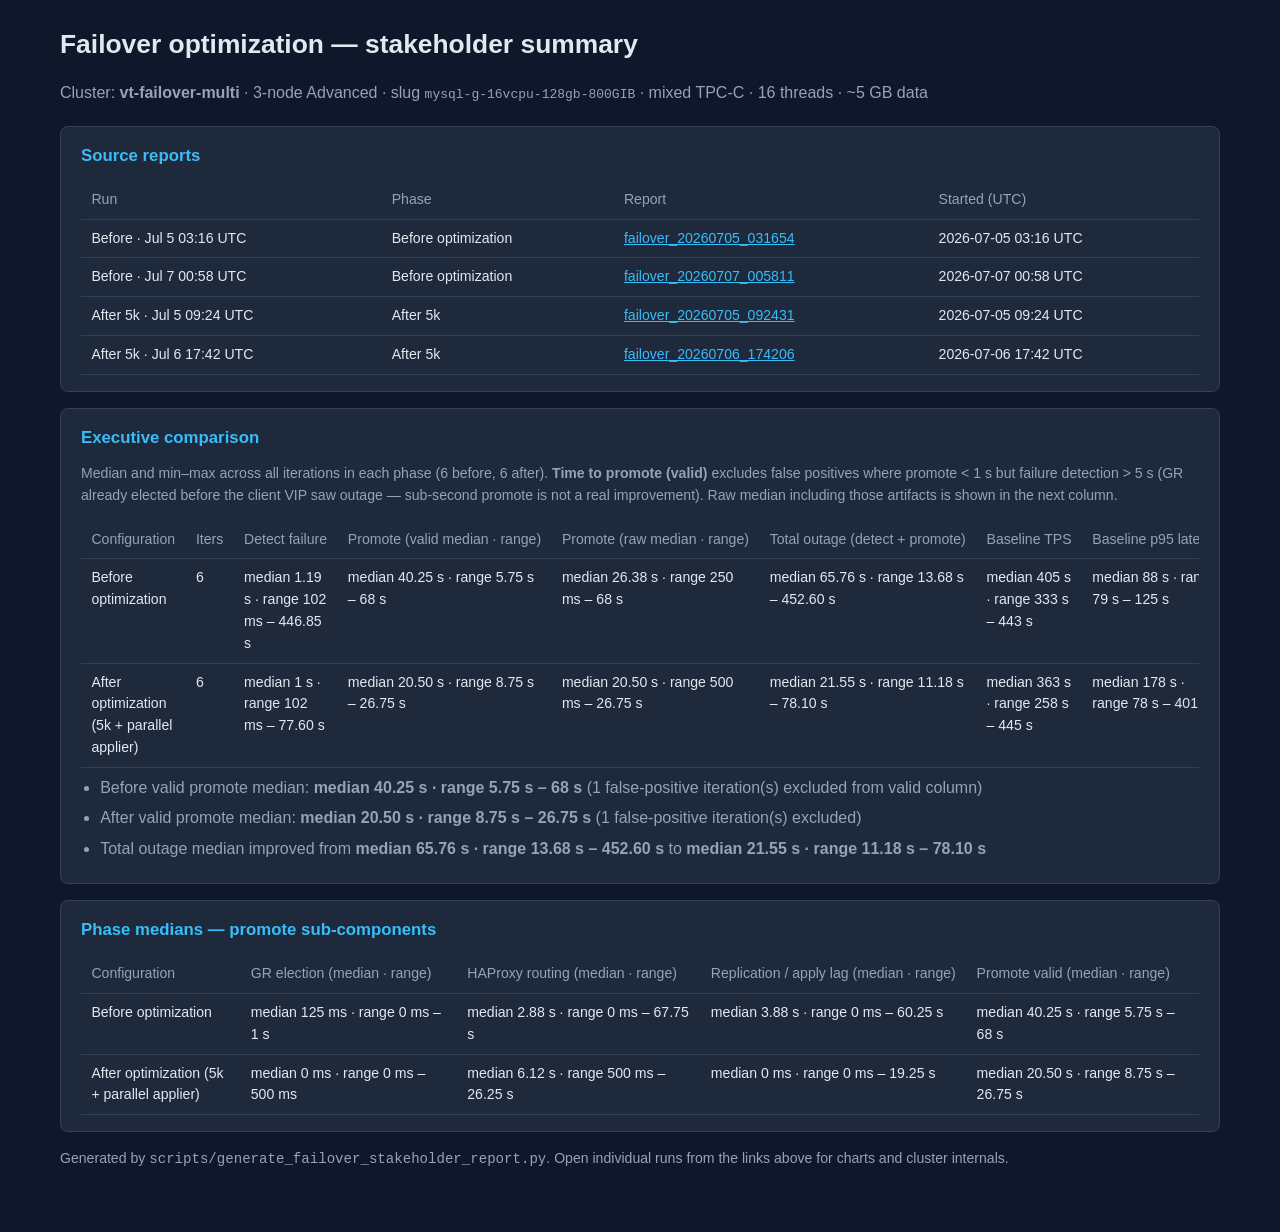
<file: ui/control/static/failover_optimization_summary.html>
<!DOCTYPE html>
<html lang="en">
<head>
  <meta charset="utf-8">
  <meta name="viewport" content="width=device-width, initial-scale=1">
  <title>Failover optimization — stakeholder summary</title>
  <style>
    :root {
      --bg: #0f172a; --card: #1e293b; --text: #e2e8f0; --muted: #94a3b8;
      --accent: #38bdf8; --border: #334155; --warn: #fbbf24;
    }
    * { box-sizing: border-box; }
    body {
      font-family: -apple-system, BlinkMacSystemFont, "Segoe UI", Roboto, sans-serif;
      background: var(--bg); color: var(--text); margin: 0; padding: 1.5rem 1.25rem 3rem;
      line-height: 1.55; max-width: 1200px; margin-inline: auto;
    }
    h1 { font-size: 1.65rem; margin: 0 0 0.35rem; }
    h2 { font-size: 1.05rem; color: var(--accent); margin: 0 0 0.75rem; }
    .subtitle { color: var(--muted); margin-bottom: 1.25rem; }
    .card {
      background: var(--card); border: 1px solid var(--border); border-radius: 8px;
      padding: 1rem 1.25rem; margin-bottom: 1rem;
    }
    .muted { color: var(--muted); font-size: 0.88rem; }
    .table-scroll { overflow-x: auto; }
    table { width: 100%; border-collapse: collapse; font-size: 0.88rem; }
    th, td { padding: 0.5rem 0.65rem; text-align: left; border-bottom: 1px solid var(--border); vertical-align: top; }
    th { color: var(--muted); font-weight: 500; white-space: nowrap; }
    td { font-variant-numeric: tabular-nums; }
    a { color: var(--accent); }
    .badge-warn {
      display: inline-block; margin-left: 0.35rem; padding: 0.05rem 0.35rem;
      border-radius: 4px; background: rgba(251,191,36,0.15); color: var(--warn);
      font-size: 0.72rem; font-weight: 600;
    }
    ul { margin: 0.5rem 0 0; padding-left: 1.2rem; color: var(--muted); }
    li { margin: 0.35rem 0; }
  </style>
</head>
<body>
  <h1>Failover optimization — stakeholder summary</h1>
  <p class="subtitle">
    Cluster: <strong>vt-failover-multi</strong> · 3-node Advanced · slug
    <code>mysql-g-16vcpu-128gb-800GIB</code> · mixed TPC-C · 16 threads · ~5&nbsp;GB data
  </p>

  <div class="card">
    <h2>Source reports</h2>
    <div class="table-scroll"><table><thead><tr><th>Run</th><th>Phase</th><th>Report</th><th>Started (UTC)</th></tr></thead><tbody><tr><td>Before · Jul 5 03:16 UTC</td><td>Before optimization</td><td><a href="/reports/results/failover_20260705_031654/advanced/graphs/failover_report.html">failover_20260705_031654</a></td><td>2026-07-05 03:16 UTC</td></tr><tr><td>Before · Jul 7 00:58 UTC</td><td>Before optimization</td><td><a href="/reports/results/failover_20260707_005811/advanced/graphs/failover_report.html">failover_20260707_005811</a></td><td>2026-07-07 00:58 UTC</td></tr><tr><td>After 5k · Jul 5 09:24 UTC</td><td>After 5k</td><td><a href="/reports/results/failover_20260705_092431/advanced/graphs/failover_report.html">failover_20260705_092431</a></td><td>2026-07-05 09:24 UTC</td></tr><tr><td>After 5k · Jul 6 17:42 UTC</td><td>After 5k</td><td><a href="/reports/results/failover_20260706_174206/advanced/graphs/failover_report.html">failover_20260706_174206</a></td><td>2026-07-06 17:42 UTC</td></tr></tbody></table></div>
  </div>

  <div class="card">
    <h2>Executive comparison</h2>
    <p class="muted" style="margin-top:0">
      Median and min–max across all iterations in each phase (6 before, 6 after).
      <strong>Time to promote (valid)</strong> excludes false positives where promote &lt; 1&nbsp;s
      but failure detection &gt; 5&nbsp;s (GR already elected before the client VIP saw outage — sub-second
      promote is not a real improvement). Raw median including those artifacts is shown in the next column.
    </p>
    <div class="table-scroll"><table><thead><tr><th>Configuration</th><th>Iters</th><th>Detect failure</th><th>Promote (valid median · range)</th><th>Promote (raw median · range)</th><th>Total outage (detect + promote)</th><th>Baseline TPS</th><th>Baseline p95 latency</th></tr></thead><tbody><tr><td>Before optimization</td><td>6</td><td>median 1.19 s · range 102 ms – 446.85 s</td><td>median 40.25 s · range 5.75 s – 68 s</td><td>median 26.38 s · range 250 ms – 68 s</td><td>median 65.76 s · range 13.68 s – 452.60 s</td><td>median 405 s · range 333 s – 443 s</td><td>median 88 s · range 79 s – 125 s</td></tr><tr><td>After optimization (5k + parallel applier)</td><td>6</td><td>median 1 s · range 102 ms – 77.60 s</td><td>median 20.50 s · range 8.75 s – 26.75 s</td><td>median 20.50 s · range 500 ms – 26.75 s</td><td>median 21.55 s · range 11.18 s – 78.10 s</td><td>median 363 s · range 258 s – 445 s</td><td>median 178 s · range 78 s – 401 s</td></tr></tbody></table></div>
    <ul>
      <li>Before valid promote median: <strong>median 40.25 s · range 5.75 s – 68 s</strong>
        (1 false-positive iteration(s) excluded from valid column)</li>
      <li>After valid promote median: <strong>median 20.50 s · range 8.75 s – 26.75 s</strong>
        (1 false-positive iteration(s) excluded)</li>
      <li>Total outage median improved from <strong>median 65.76 s · range 13.68 s – 452.60 s</strong>
        to <strong>median 21.55 s · range 11.18 s – 78.10 s</strong></li>
    </ul>
  </div>

  <div class="card">
    <h2>Phase medians — promote sub-components</h2>
    <div class="table-scroll"><table><thead><tr><th>Configuration</th><th>GR election (median · range)</th><th>HAProxy routing (median · range)</th><th>Replication / apply lag (median · range)</th><th>Promote valid (median · range)</th></tr></thead><tbody><tr><td>Before optimization</td><td>median 125 ms · range 0 ms – 1 s</td><td>median 2.88 s · range 0 ms – 67.75 s</td><td>median 3.88 s · range 0 ms – 60.25 s</td><td>median 40.25 s · range 5.75 s – 68 s</td></tr><tr><td>After optimization (5k + parallel applier)</td><td>median 0 ms · range 0 ms – 500 ms</td><td>median 6.12 s · range 500 ms – 26.25 s</td><td>median 0 ms · range 0 ms – 19.25 s</td><td>median 20.50 s · range 8.75 s – 26.75 s</td></tr></tbody></table></div>
  </div>

  <p class="muted">Generated by <code>scripts/generate_failover_stakeholder_report.py</code>.
  Open individual runs from the links above for charts and cluster internals.</p>
</body>
</html>
</file>
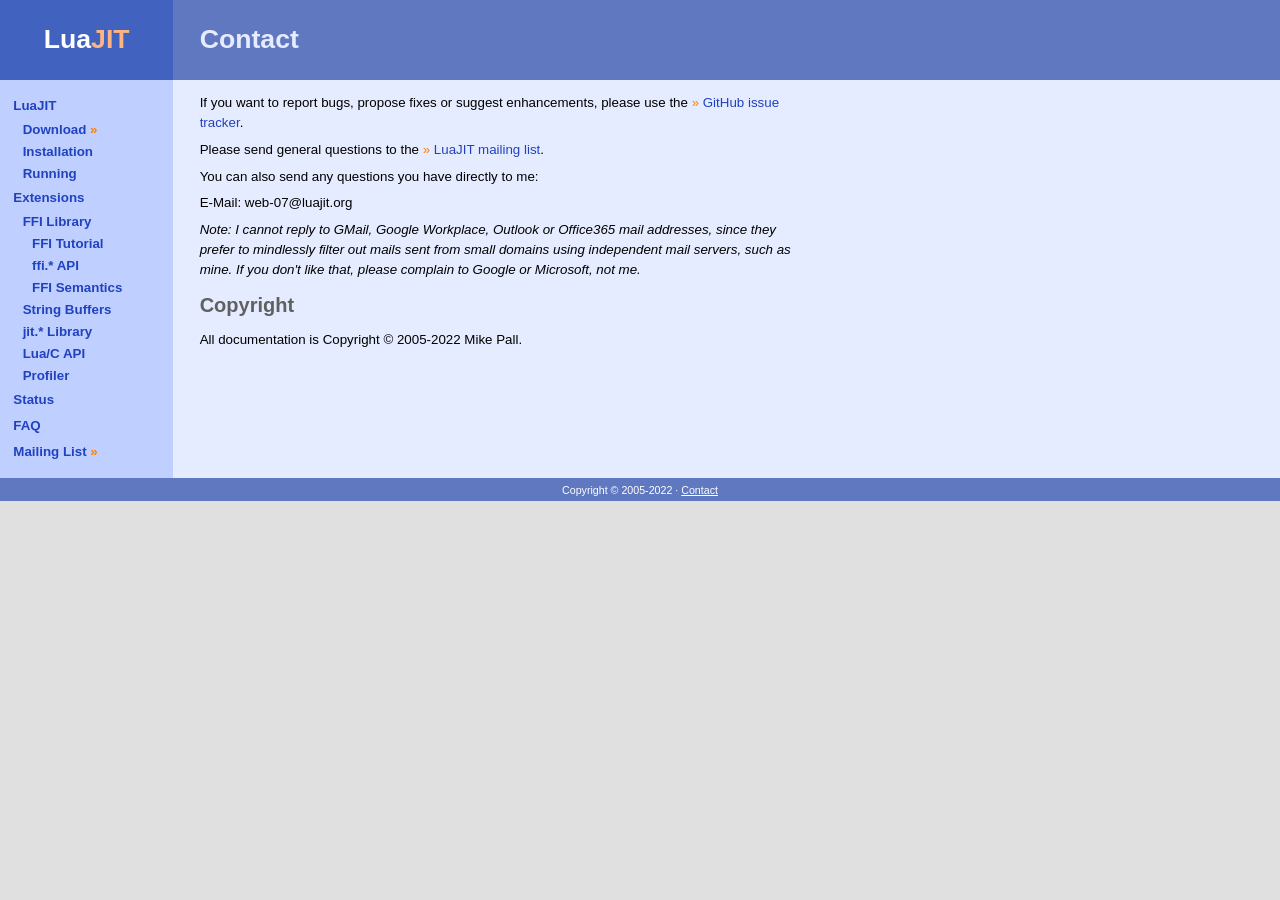
<file: build-deps/sysbench-master/third_party/luajit/luajit/doc/contact.html>
<!DOCTYPE html>
<html>
<head>
<title>Contact</title>
<meta charset="utf-8">
<meta name="Copyright" content="Copyright (C) 2005-2022">
<meta name="Language" content="en">
<link rel="stylesheet" type="text/css" href="bluequad.css" media="screen">
<link rel="stylesheet" type="text/css" href="bluequad-print.css" media="print">
</head>
<body>
<div id="site">
<a href="https://luajit.org"><span>Lua<span id="logo">JIT</span></span></a>
</div>
<div id="head">
<h1>Contact</h1>
</div>
<div id="nav">
<ul><li>
<a href="luajit.html">LuaJIT</a>
<ul><li>
<a href="https://luajit.org/download.html">Download <span class="ext">&raquo;</span></a>
</li><li>
<a href="install.html">Installation</a>
</li><li>
<a href="running.html">Running</a>
</li></ul>
</li><li>
<a href="extensions.html">Extensions</a>
<ul><li>
<a href="ext_ffi.html">FFI Library</a>
<ul><li>
<a href="ext_ffi_tutorial.html">FFI Tutorial</a>
</li><li>
<a href="ext_ffi_api.html">ffi.* API</a>
</li><li>
<a href="ext_ffi_semantics.html">FFI Semantics</a>
</li></ul>
</li><li>
<a href="ext_buffer.html">String Buffers</a>
</li><li>
<a href="ext_jit.html">jit.* Library</a>
</li><li>
<a href="ext_c_api.html">Lua/C API</a>
</li><li>
<a href="ext_profiler.html">Profiler</a>
</li></ul>
</li><li>
<a href="status.html">Status</a>
</li><li>
<a href="faq.html">FAQ</a>
</li><li>
<a href="https://luajit.org/list.html">Mailing List <span class="ext">&raquo;</span></a>
</li></ul>
</div>
<div id="main">
<p>
If you want to report bugs, propose fixes or suggest enhancements,
please use the
<a href="https://github.com/LuaJIT/LuaJIT/issues"><span class="ext">&raquo;</span>&nbsp;GitHub issue tracker</a>.
</p>
<p>
Please send general questions to the
<a href="https://luajit.org/list.html"><span class="ext">&raquo;</span>&nbsp;LuaJIT mailing list</a>.
</p>
<p>
You can also send any questions you have directly to me:
</p>

<script type="text/javascript">
<!--
var xS="@-:\" .0123456789ABCDEFGHIJKLMNOPQRSTUVWXYZ<abc>defghijklmnopqrstuvwxyz";function xD(s)
{var len=s.length;var r="";for(var i=0;i<len;i++)
{var c=s.charAt(i);var n=xS.indexOf(c);if(n!=-1)c=xS.charAt(69-n);r+=c;}
document.write("<"+"p>"+r+"<"+"/p>\n");}
//-->
</script>
<script type="text/javascript">
<!--
xD("fyZKB8xv\"FJytmz8.KAB0u52D")
//--></script>
<noscript>
<p><img src="img/contact.png" alt="Contact info in image" width="170" height="13">
</p>
</noscript>

<p><i>
Note: I cannot reply to GMail, Google Workplace, Outlook or Office365
mail addresses, since they prefer to mindlessly filter out mails sent
from small domains using independent mail servers, such as mine. If you
don't like that, please complain to Google or Microsoft, not me.
</i></p>

<h2>Copyright</h2>
<p>
All documentation is
Copyright &copy; 2005-2022 Mike Pall.
</p>


<br class="flush">
</div>
<div id="foot">
<hr class="hide">
Copyright &copy; 2005-2022
<span class="noprint">
&middot;
<a href="contact.html">Contact</a>
</span>
</div>
</body>
</html>
</file>
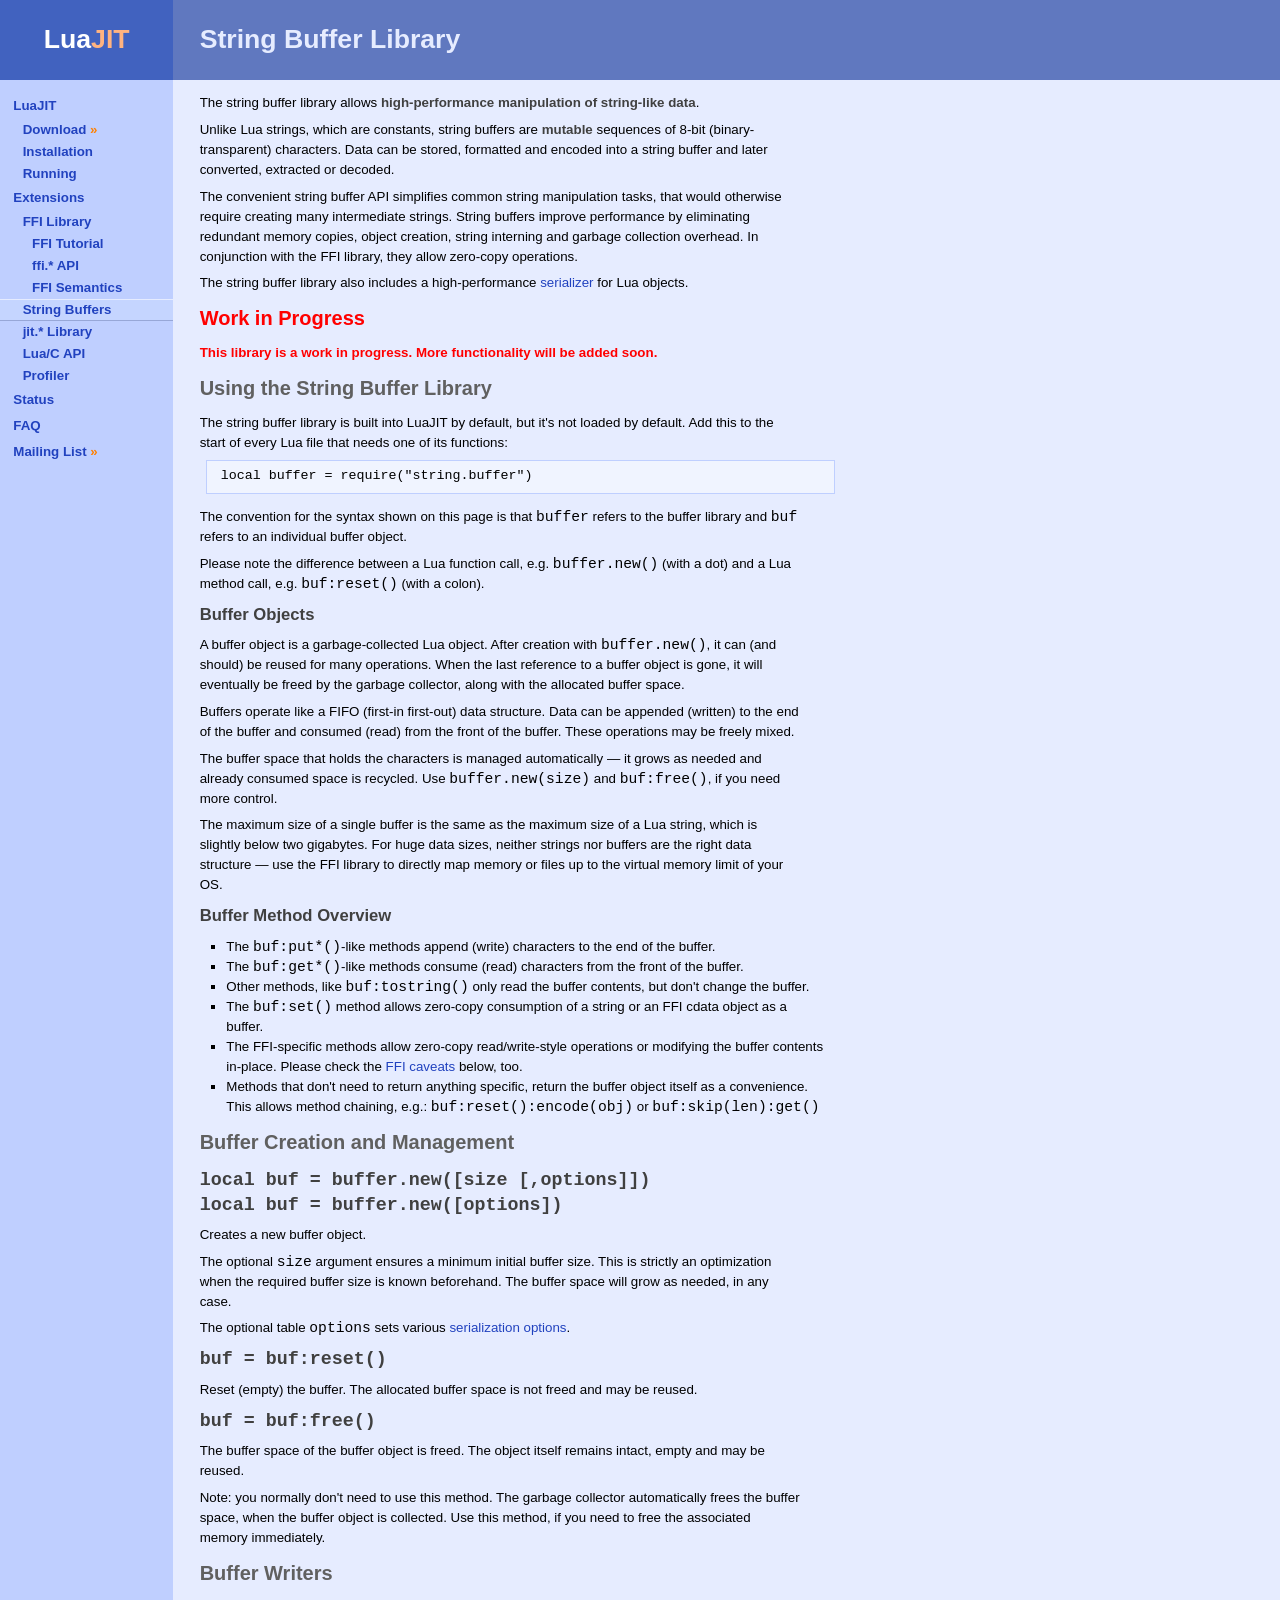
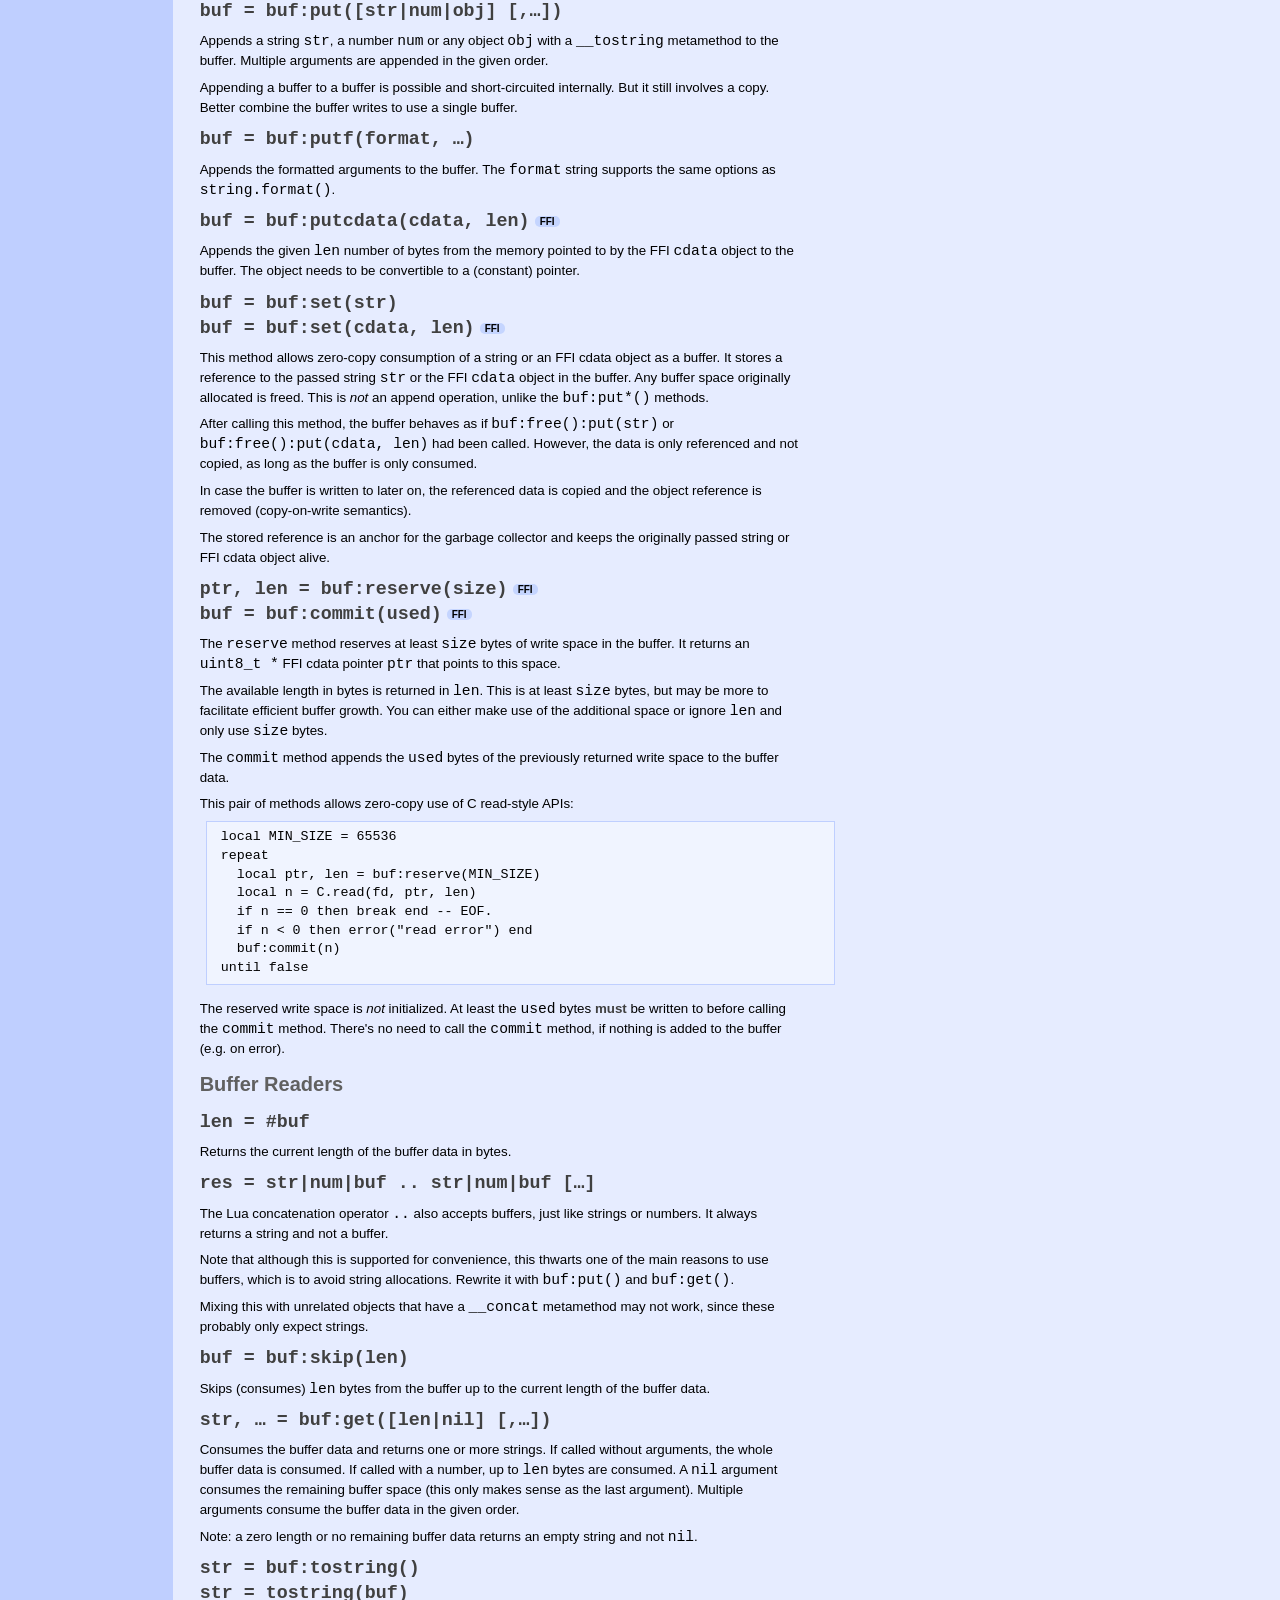
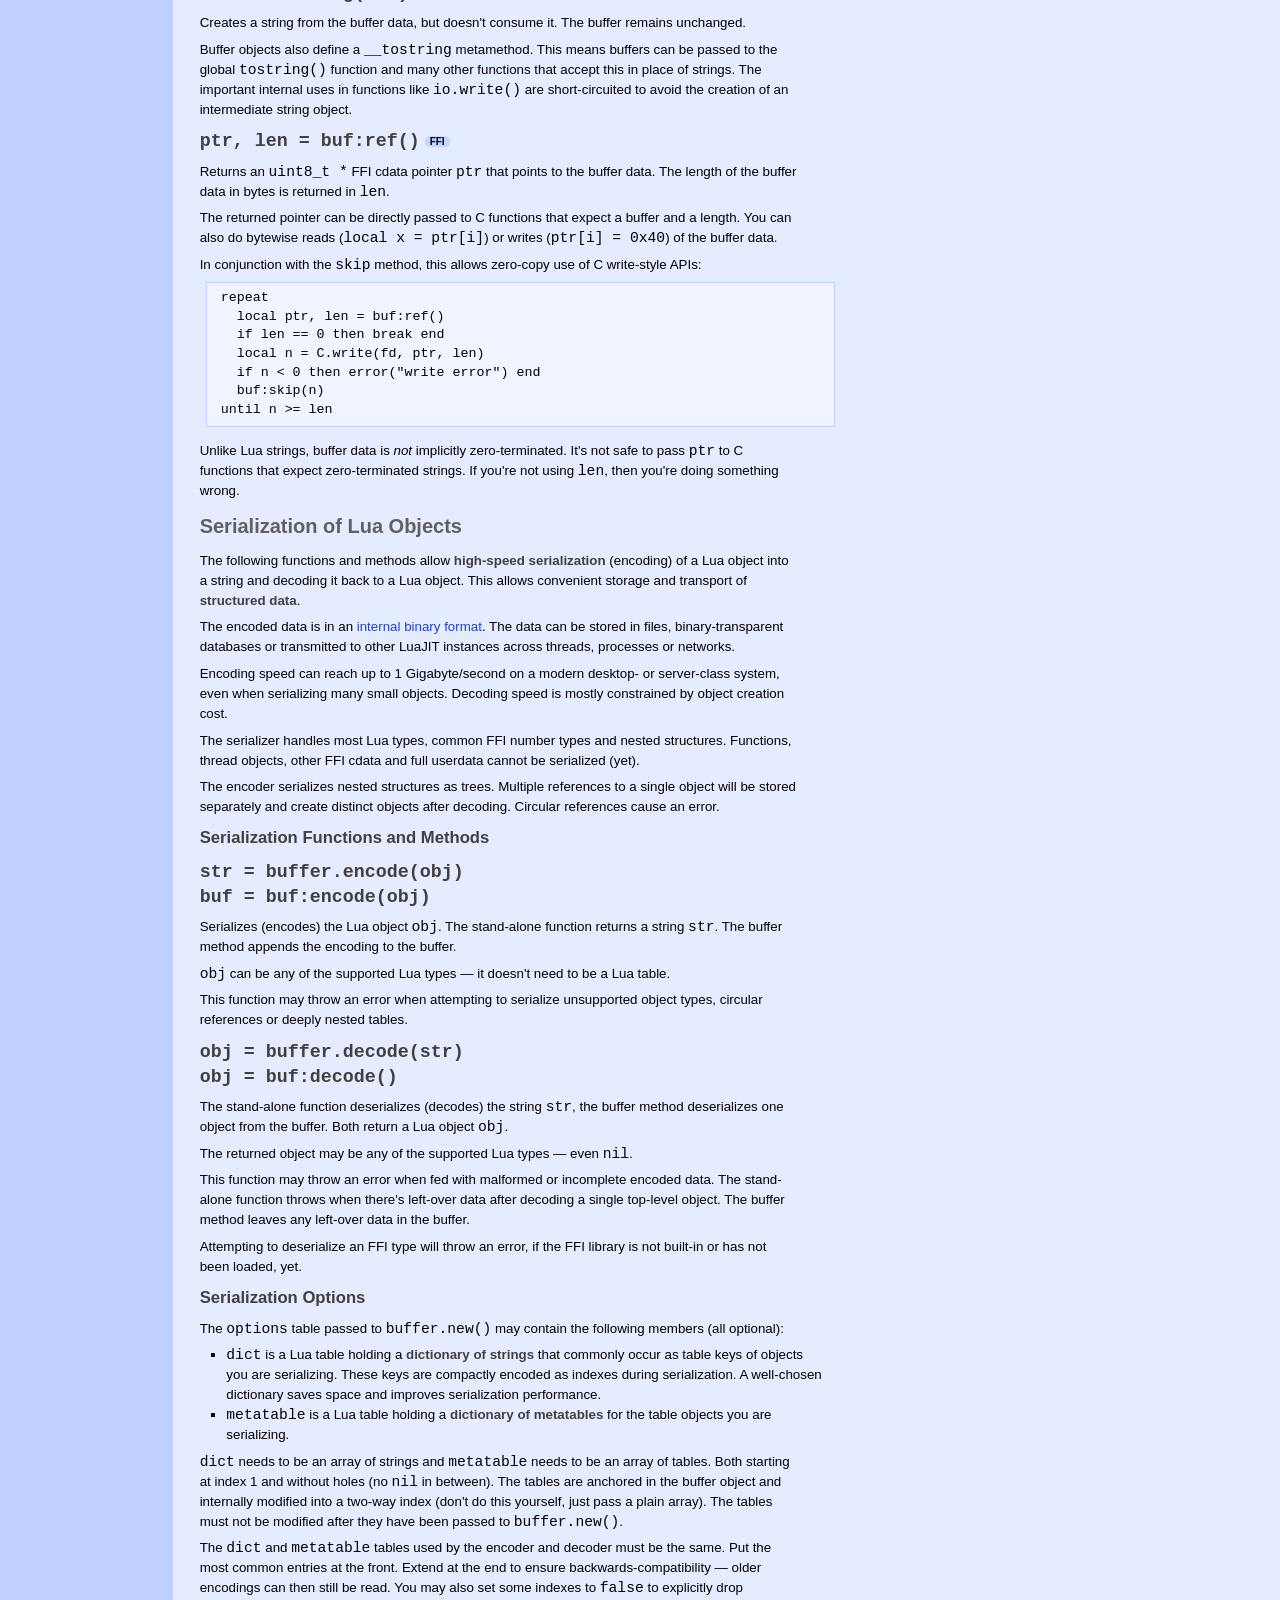
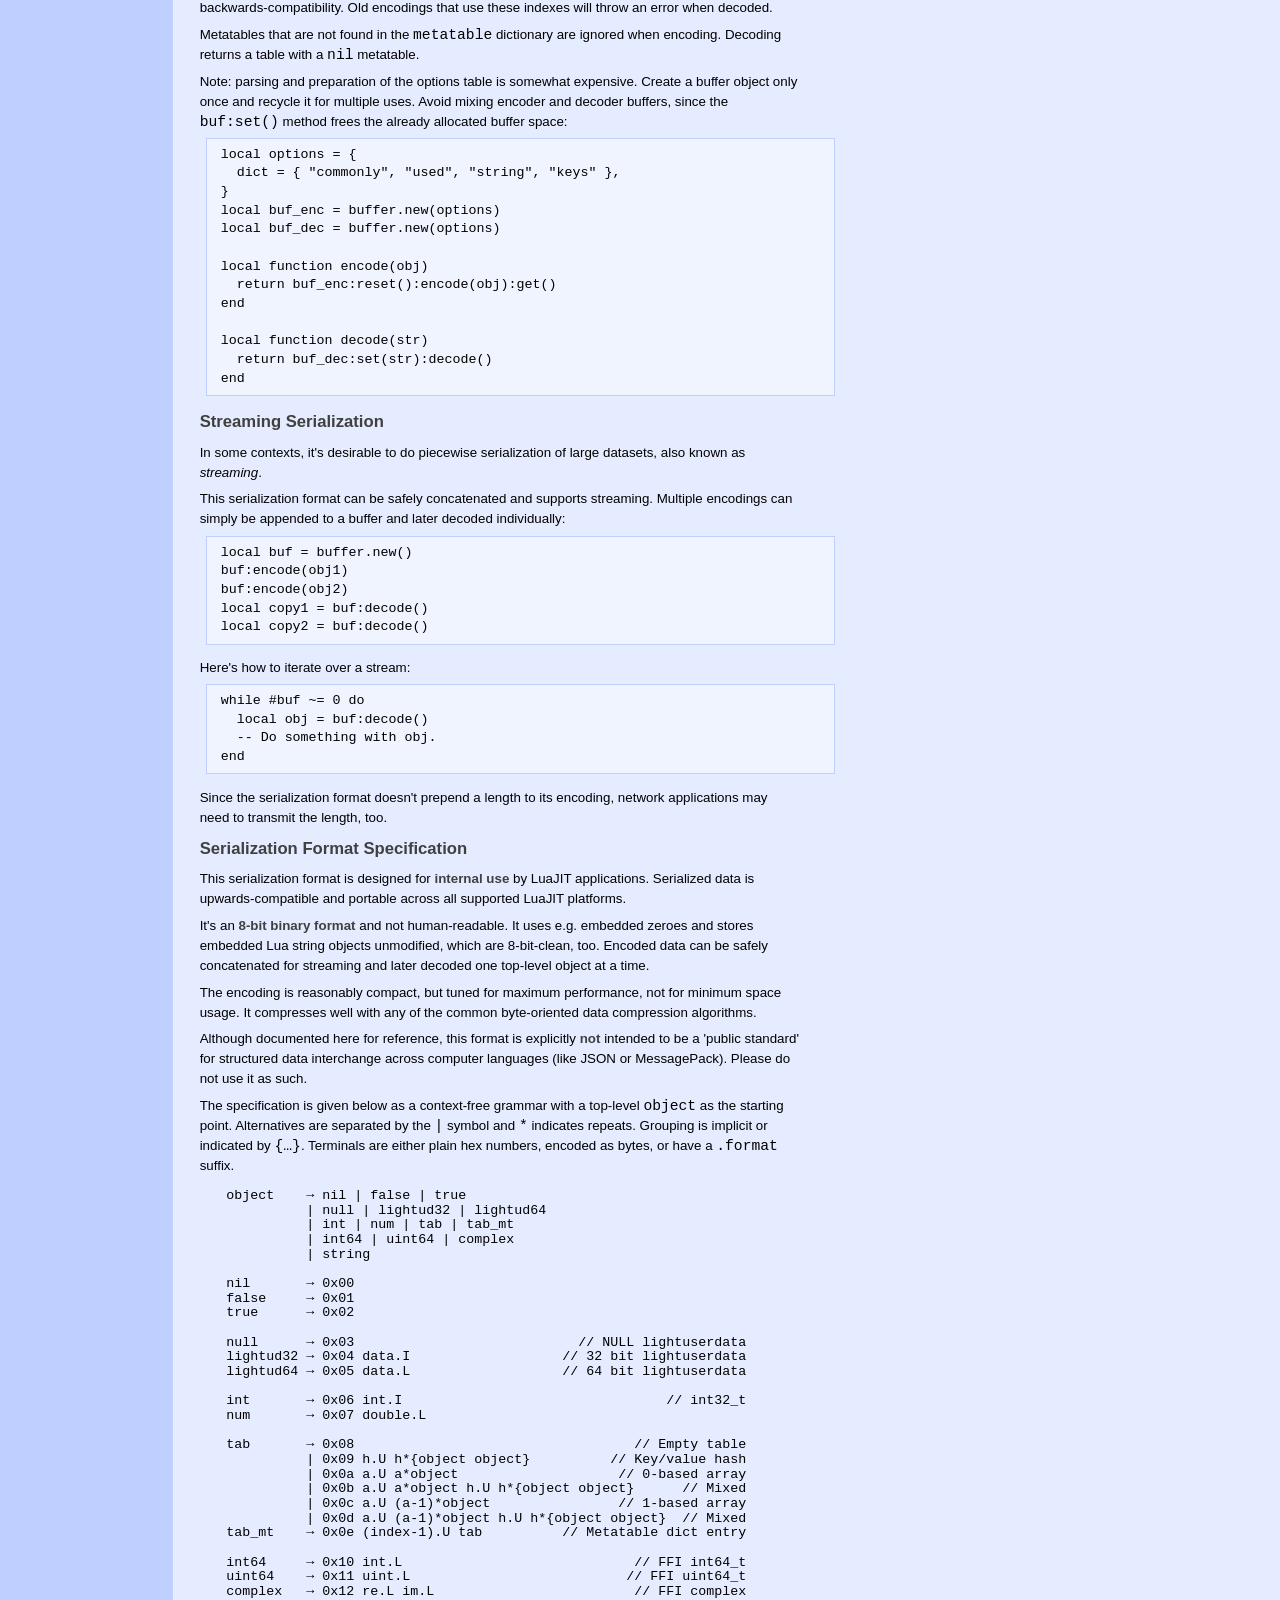
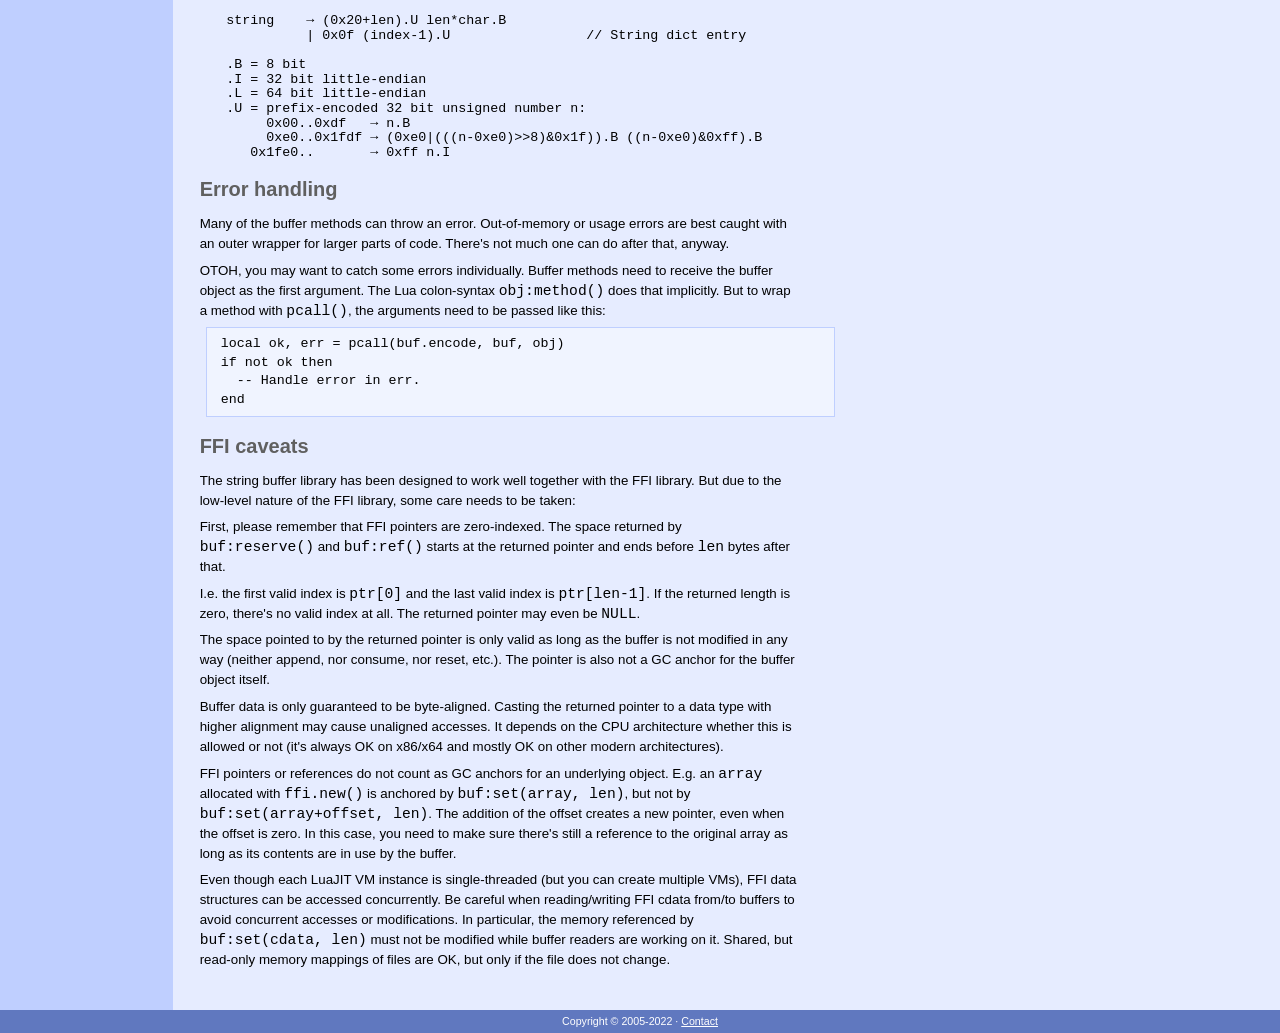
<file: build-deps/sysbench-master/third_party/luajit/luajit/doc/ext_buffer.html>
<!DOCTYPE html>
<html>
<head>
<title>String Buffer Library</title>
<meta charset="utf-8">
<meta name="Copyright" content="Copyright (C) 2005-2022">
<meta name="Language" content="en">
<link rel="stylesheet" type="text/css" href="bluequad.css" media="screen">
<link rel="stylesheet" type="text/css" href="bluequad-print.css" media="print">
<style type="text/css">
.lib {
  vertical-align: middle;
  margin-left: 5px;
  padding: 0 5px;
  font-size: 60%;
  border-radius: 5px;
  background: #c5d5ff;
  color: #000;
}
</style>
</head>
<body>
<div id="site">
<a href="https://luajit.org"><span>Lua<span id="logo">JIT</span></span></a>
</div>
<div id="head">
<h1>String Buffer Library</h1>
</div>
<div id="nav">
<ul><li>
<a href="luajit.html">LuaJIT</a>
<ul><li>
<a href="https://luajit.org/download.html">Download <span class="ext">&raquo;</span></a>
</li><li>
<a href="install.html">Installation</a>
</li><li>
<a href="running.html">Running</a>
</li></ul>
</li><li>
<a href="extensions.html">Extensions</a>
<ul><li>
<a href="ext_ffi.html">FFI Library</a>
<ul><li>
<a href="ext_ffi_tutorial.html">FFI Tutorial</a>
</li><li>
<a href="ext_ffi_api.html">ffi.* API</a>
</li><li>
<a href="ext_ffi_semantics.html">FFI Semantics</a>
</li></ul>
</li><li>
<a class="current" href="ext_buffer.html">String Buffers</a>
</li><li>
<a href="ext_jit.html">jit.* Library</a>
</li><li>
<a href="ext_c_api.html">Lua/C API</a>
</li><li>
<a href="ext_profiler.html">Profiler</a>
</li></ul>
</li><li>
<a href="status.html">Status</a>
</li><li>
<a href="faq.html">FAQ</a>
</li><li>
<a href="https://luajit.org/list.html">Mailing List <span class="ext">&raquo;</span></a>
</li></ul>
</div>
<div id="main">
<p>
The string buffer library allows <b>high-performance manipulation of
string-like data</b>.
</p>
<p>
Unlike Lua strings, which are constants, string buffers are
<b>mutable</b> sequences of 8-bit (binary-transparent) characters. Data
can be stored, formatted and encoded into a string buffer and later
converted, extracted or decoded.
</p>
<p>
The convenient string buffer API simplifies common string manipulation
tasks, that would otherwise require creating many intermediate strings.
String buffers improve performance by eliminating redundant memory
copies, object creation, string interning and garbage collection
overhead. In conjunction with the FFI library, they allow zero-copy
operations.
</p>
<p>
The string buffer library also includes a high-performance
<a href="serialize">serializer</a> for Lua objects.
</p>

<h2 id="wip" style="color:#ff0000">Work in Progress</h2>
<p>
<b style="color:#ff0000">This library is a work in progress. More
functionality will be added soon.</b>
</p>

<h2 id="use">Using the String Buffer Library</h2>
<p>
The string buffer library is built into LuaJIT by default, but it's not
loaded by default. Add this to the start of every Lua file that needs
one of its functions:
</p>
<pre class="code">
local buffer = require("string.buffer")
</pre>
<p>
The convention for the syntax shown on this page is that <tt>buffer</tt>
refers to the buffer library and <tt>buf</tt> refers to an individual
buffer object.
</p>
<p>
Please note the difference between a Lua function call, e.g.
<tt>buffer.new()</tt> (with a dot) and a Lua method call, e.g.
<tt>buf:reset()</tt> (with a colon).
</p>

<h3 id="buffer_object">Buffer Objects</h3>
<p>
A buffer object is a garbage-collected Lua object. After creation with
<tt>buffer.new()</tt>, it can (and should) be reused for many operations.
When the last reference to a buffer object is gone, it will eventually
be freed by the garbage collector, along with the allocated buffer
space.
</p>
<p>
Buffers operate like a FIFO (first-in first-out) data structure. Data
can be appended (written) to the end of the buffer and consumed (read)
from the front of the buffer. These operations may be freely mixed.
</p>
<p>
The buffer space that holds the characters is managed automatically
&mdash; it grows as needed and already consumed space is recycled. Use
<tt>buffer.new(size)</tt> and <tt>buf:free()</tt>, if you need more
control.
</p>
<p>
The maximum size of a single buffer is the same as the maximum size of a
Lua string, which is slightly below two gigabytes. For huge data sizes,
neither strings nor buffers are the right data structure &mdash; use the
FFI library to directly map memory or files up to the virtual memory
limit of your OS.
</p>

<h3 id="buffer_overview">Buffer Method Overview</h3>
<ul>
<li>
The <tt>buf:put*()</tt>-like methods append (write) characters to the
end of the buffer.
</li>
<li>
The <tt>buf:get*()</tt>-like methods consume (read) characters from the
front of the buffer.
</li>
<li>
Other methods, like <tt>buf:tostring()</tt> only read the buffer
contents, but don't change the buffer.
</li>
<li>
The <tt>buf:set()</tt> method allows zero-copy consumption of a string
or an FFI cdata object as a buffer.
</li>
<li>
The FFI-specific methods allow zero-copy read/write-style operations or
modifying the buffer contents in-place. Please check the
<a href="#ffi_caveats">FFI caveats</a> below, too.
</li>
<li>
Methods that don't need to return anything specific, return the buffer
object itself as a convenience. This allows method chaining, e.g.:
<tt>buf:reset():encode(obj)</tt> or <tt>buf:skip(len):get()</tt>
</li>
</ul>

<h2 id="create">Buffer Creation and Management</h2>

<h3 id="buffer_new"><tt>local buf = buffer.new([size [,options]])<br>
local buf = buffer.new([options])</tt></h3>
<p>
Creates a new buffer object.
</p>
<p>
The optional <tt>size</tt> argument ensures a minimum initial buffer
size. This is strictly an optimization when the required buffer size is
known beforehand. The buffer space will grow as needed, in any case.
</p>
<p>
The optional table <tt>options</tt> sets various
<a href="#serialize_options">serialization options</a>.
</p>

<h3 id="buffer_reset"><tt>buf = buf:reset()</tt></h3>
<p>
Reset (empty) the buffer. The allocated buffer space is not freed and
may be reused.
</p>

<h3 id="buffer_free"><tt>buf = buf:free()</tt></h3>
<p>
The buffer space of the buffer object is freed. The object itself
remains intact, empty and may be reused.
</p>
<p>
Note: you normally don't need to use this method. The garbage collector
automatically frees the buffer space, when the buffer object is
collected. Use this method, if you need to free the associated memory
immediately.
</p>

<h2 id="write">Buffer Writers</h2>

<h3 id="buffer_put"><tt>buf = buf:put([str|num|obj] [,…])</tt></h3>
<p>
Appends a string <tt>str</tt>, a number <tt>num</tt> or any object
<tt>obj</tt> with a <tt>__tostring</tt> metamethod to the buffer.
Multiple arguments are appended in the given order.
</p>
<p>
Appending a buffer to a buffer is possible and short-circuited
internally. But it still involves a copy. Better combine the buffer
writes to use a single buffer.
</p>

<h3 id="buffer_putf"><tt>buf = buf:putf(format, …)</tt></h3>
<p>
Appends the formatted arguments to the buffer. The <tt>format</tt>
string supports the same options as <tt>string.format()</tt>.
</p>

<h3 id="buffer_putcdata"><tt>buf = buf:putcdata(cdata, len)</tt><span class="lib">FFI</span></h3>
<p>
Appends the given <tt>len</tt> number of bytes from the memory pointed
to by the FFI <tt>cdata</tt> object to the buffer. The object needs to
be convertible to a (constant) pointer.
</p>

<h3 id="buffer_set"><tt>buf = buf:set(str)<br>
buf = buf:set(cdata, len)</tt><span class="lib">FFI</span></h3>
<p>
This method allows zero-copy consumption of a string or an FFI cdata
object as a buffer. It stores a reference to the passed string
<tt>str</tt> or the FFI <tt>cdata</tt> object in the buffer. Any buffer
space originally allocated is freed. This is <i>not</i> an append
operation, unlike the <tt>buf:put*()</tt> methods.
</p>
<p>
After calling this method, the buffer behaves as if
<tt>buf:free():put(str)</tt> or <tt>buf:free():put(cdata,&nbsp;len)</tt>
had been called. However, the data is only referenced and not copied, as
long as the buffer is only consumed.
</p>
<p>
In case the buffer is written to later on, the referenced data is copied
and the object reference is removed (copy-on-write semantics).
</p>
<p>
The stored reference is an anchor for the garbage collector and keeps the
originally passed string or FFI cdata object alive.
</p>

<h3 id="buffer_reserve"><tt>ptr, len = buf:reserve(size)</tt><span class="lib">FFI</span><br>
<tt>buf = buf:commit(used)</tt><span class="lib">FFI</span></h3>
<p>
The <tt>reserve</tt> method reserves at least <tt>size</tt> bytes of
write space in the buffer. It returns an <tt>uint8_t&nbsp;*</tt> FFI
cdata pointer <tt>ptr</tt> that points to this space.
</p>
<p>
The available length in bytes is returned in <tt>len</tt>. This is at
least <tt>size</tt> bytes, but may be more to facilitate efficient
buffer growth. You can either make use of the additional space or ignore
<tt>len</tt> and only use <tt>size</tt> bytes.
</p>
<p>
The <tt>commit</tt> method appends the <tt>used</tt> bytes of the
previously returned write space to the buffer data.
</p>
<p>
This pair of methods allows zero-copy use of C read-style APIs:
</p>
<pre class="code">
local MIN_SIZE = 65536
repeat
  local ptr, len = buf:reserve(MIN_SIZE)
  local n = C.read(fd, ptr, len)
  if n == 0 then break end -- EOF.
  if n &lt; 0 then error("read error") end
  buf:commit(n)
until false
</pre>
<p>
The reserved write space is <i>not</i> initialized. At least the
<tt>used</tt> bytes <b>must</b> be written to before calling the
<tt>commit</tt> method. There's no need to call the <tt>commit</tt>
method, if nothing is added to the buffer (e.g. on error).
</p>

<h2 id="read">Buffer Readers</h2>

<h3 id="buffer_length"><tt>len = #buf</tt></h3>
<p>
Returns the current length of the buffer data in bytes.
</p>

<h3 id="buffer_concat"><tt>res = str|num|buf .. str|num|buf […]</tt></h3>
<p>
The Lua concatenation operator <tt>..</tt> also accepts buffers, just
like strings or numbers. It always returns a string and not a buffer.
</p>
<p>
Note that although this is supported for convenience, this thwarts one
of the main reasons to use buffers, which is to avoid string
allocations. Rewrite it with <tt>buf:put()</tt> and <tt>buf:get()</tt>.
</p>
<p>
Mixing this with unrelated objects that have a <tt>__concat</tt>
metamethod may not work, since these probably only expect strings.
</p>

<h3 id="buffer_skip"><tt>buf = buf:skip(len)</tt></h3>
<p>
Skips (consumes) <tt>len</tt> bytes from the buffer up to the current
length of the buffer data.
</p>

<h3 id="buffer_get"><tt>str, … = buf:get([len|nil] [,…])</tt></h3>
<p>
Consumes the buffer data and returns one or more strings. If called
without arguments, the whole buffer data is consumed. If called with a
number, up to <tt>len</tt> bytes are consumed. A <tt>nil</tt> argument
consumes the remaining buffer space (this only makes sense as the last
argument). Multiple arguments consume the buffer data in the given
order.
</p>
<p>
Note: a zero length or no remaining buffer data returns an empty string
and not <tt>nil</tt>.
</p>

<h3 id="buffer_tostring"><tt>str = buf:tostring()<br>
str = tostring(buf)</tt></h3>
<p>
Creates a string from the buffer data, but doesn't consume it. The
buffer remains unchanged.
</p>
<p>
Buffer objects also define a <tt>__tostring</tt> metamethod. This means
buffers can be passed to the global <tt>tostring()</tt> function and
many other functions that accept this in place of strings. The important
internal uses in functions like <tt>io.write()</tt> are short-circuited
to avoid the creation of an intermediate string object.
</p>

<h3 id="buffer_ref"><tt>ptr, len = buf:ref()</tt><span class="lib">FFI</span></h3>
<p>
Returns an <tt>uint8_t&nbsp;*</tt> FFI cdata pointer <tt>ptr</tt> that
points to the buffer data. The length of the buffer data in bytes is
returned in <tt>len</tt>.
</p>
<p>
The returned pointer can be directly passed to C functions that expect a
buffer and a length. You can also do bytewise reads
(<tt>local&nbsp;x&nbsp;=&nbsp;ptr[i]</tt>) or writes
(<tt>ptr[i]&nbsp;=&nbsp;0x40</tt>) of the buffer data.
</p>
<p>
In conjunction with the <tt>skip</tt> method, this allows zero-copy use
of C write-style APIs:
</p>
<pre class="code">
repeat
  local ptr, len = buf:ref()
  if len == 0 then break end
  local n = C.write(fd, ptr, len)
  if n &lt; 0 then error("write error") end
  buf:skip(n)
until n >= len
</pre>
<p>
Unlike Lua strings, buffer data is <i>not</i> implicitly
zero-terminated. It's not safe to pass <tt>ptr</tt> to C functions that
expect zero-terminated strings. If you're not using <tt>len</tt>, then
you're doing something wrong.
</p>

<h2 id="serialize">Serialization of Lua Objects</h2>
<p>
The following functions and methods allow <b>high-speed serialization</b>
(encoding) of a Lua object into a string and decoding it back to a Lua
object. This allows convenient storage and transport of <b>structured
data</b>.
</p>
<p>
The encoded data is in an <a href="#serialize_format">internal binary
format</a>. The data can be stored in files, binary-transparent
databases or transmitted to other LuaJIT instances across threads,
processes or networks.
</p>
<p>
Encoding speed can reach up to 1 Gigabyte/second on a modern desktop- or
server-class system, even when serializing many small objects. Decoding
speed is mostly constrained by object creation cost.
</p>
<p>
The serializer handles most Lua types, common FFI number types and
nested structures. Functions, thread objects, other FFI cdata and full
userdata cannot be serialized (yet).
</p>
<p>
The encoder serializes nested structures as trees. Multiple references
to a single object will be stored separately and create distinct objects
after decoding. Circular references cause an error.
</p>

<h3 id="serialize_methods">Serialization Functions and Methods</h3>

<h3 id="buffer_encode"><tt>str = buffer.encode(obj)<br>
buf = buf:encode(obj)</tt></h3>
<p>
Serializes (encodes) the Lua object <tt>obj</tt>. The stand-alone
function returns a string <tt>str</tt>. The buffer method appends the
encoding to the buffer.
</p>
<p>
<tt>obj</tt> can be any of the supported Lua types &mdash; it doesn't
need to be a Lua table.
</p>
<p>
This function may throw an error when attempting to serialize
unsupported object types, circular references or deeply nested tables.
</p>

<h3 id="buffer_decode"><tt>obj = buffer.decode(str)<br>
obj = buf:decode()</tt></h3>
<p>
The stand-alone function deserializes (decodes) the string
<tt>str</tt>, the buffer method deserializes one object from the
buffer. Both return a Lua object <tt>obj</tt>.
</p>
<p>
The returned object may be any of the supported Lua types &mdash;
even <tt>nil</tt>.
</p>
<p>
This function may throw an error when fed with malformed or incomplete
encoded data. The stand-alone function throws when there's left-over
data after decoding a single top-level object. The buffer method leaves
any left-over data in the buffer.
</p>
<p>
Attempting to deserialize an FFI type will throw an error, if the FFI
library is not built-in or has not been loaded, yet.
</p>

<h3 id="serialize_options">Serialization Options</h3>
<p>
The <tt>options</tt> table passed to <tt>buffer.new()</tt> may contain
the following members (all optional):
</p>
<ul>
<li>
<tt>dict</tt> is a Lua table holding a <b>dictionary of strings</b> that
commonly occur as table keys of objects you are serializing. These keys
are compactly encoded as indexes during serialization. A well-chosen
dictionary saves space and improves serialization performance.
</li>
<li>
<tt>metatable</tt> is a Lua table holding a <b>dictionary of metatables</b>
for the table objects you are serializing.
</li>
</ul>
<p>
<tt>dict</tt> needs to be an array of strings and <tt>metatable</tt> needs
to be an array of tables. Both starting at index 1 and without holes (no
<tt>nil</tt> in between). The tables are anchored in the buffer object and
internally modified into a two-way index (don't do this yourself, just pass
a plain array). The tables must not be modified after they have been passed
to <tt>buffer.new()</tt>.
</p>
<p>
The <tt>dict</tt> and <tt>metatable</tt> tables used by the encoder and
decoder must be the same. Put the most common entries at the front. Extend
at the end to ensure backwards-compatibility &mdash; older encodings can
then still be read. You may also set some indexes to <tt>false</tt> to
explicitly drop backwards-compatibility. Old encodings that use these
indexes will throw an error when decoded.
</p>
<p>
Metatables that are not found in the <tt>metatable</tt> dictionary are
ignored when encoding. Decoding returns a table with a <tt>nil</tt>
metatable.
</p>
<p>
Note: parsing and preparation of the options table is somewhat
expensive. Create a buffer object only once and recycle it for multiple
uses. Avoid mixing encoder and decoder buffers, since the
<tt>buf:set()</tt> method frees the already allocated buffer space:
</p>
<pre class="code">
local options = {
  dict = { "commonly", "used", "string", "keys" },
}
local buf_enc = buffer.new(options)
local buf_dec = buffer.new(options)

local function encode(obj)
  return buf_enc:reset():encode(obj):get()
end

local function decode(str)
  return buf_dec:set(str):decode()
end
</pre>

<h3 id="serialize_stream">Streaming Serialization</h3>
<p>
In some contexts, it's desirable to do piecewise serialization of large
datasets, also known as <i>streaming</i>.
</p>
<p>
This serialization format can be safely concatenated and supports streaming.
Multiple encodings can simply be appended to a buffer and later decoded
individually:
</p>
<pre class="code">
local buf = buffer.new()
buf:encode(obj1)
buf:encode(obj2)
local copy1 = buf:decode()
local copy2 = buf:decode()
</pre>
<p>
Here's how to iterate over a stream:
</p>
<pre class="code">
while #buf ~= 0 do
  local obj = buf:decode()
  -- Do something with obj.
end
</pre>
<p>
Since the serialization format doesn't prepend a length to its encoding,
network applications may need to transmit the length, too.
</p>

<h3 id="serialize_format">Serialization Format Specification</h3>
<p>
This serialization format is designed for <b>internal use</b> by LuaJIT
applications. Serialized data is upwards-compatible and portable across
all supported LuaJIT platforms.
</p>
<p>
It's an <b>8-bit binary format</b> and not human-readable. It uses e.g.
embedded zeroes and stores embedded Lua string objects unmodified, which
are 8-bit-clean, too. Encoded data can be safely concatenated for
streaming and later decoded one top-level object at a time.
</p>
<p>
The encoding is reasonably compact, but tuned for maximum performance,
not for minimum space usage. It compresses well with any of the common
byte-oriented data compression algorithms.
</p>
<p>
Although documented here for reference, this format is explicitly
<b>not</b> intended to be a 'public standard' for structured data
interchange across computer languages (like JSON or MessagePack). Please
do not use it as such.
</p>
<p>
The specification is given below as a context-free grammar with a
top-level <tt>object</tt> as the starting point. Alternatives are
separated by the <tt>|</tt> symbol and <tt>*</tt> indicates repeats.
Grouping is implicit or indicated by <tt>{…}</tt>. Terminals are
either plain hex numbers, encoded as bytes, or have a <tt>.format</tt>
suffix.
</p>
<pre>
object    → nil | false | true
          | null | lightud32 | lightud64
          | int | num | tab | tab_mt
          | int64 | uint64 | complex
          | string

nil       → 0x00
false     → 0x01
true      → 0x02

null      → 0x03                            // NULL lightuserdata
lightud32 → 0x04 data.I                   // 32 bit lightuserdata
lightud64 → 0x05 data.L                   // 64 bit lightuserdata

int       → 0x06 int.I                                 // int32_t
num       → 0x07 double.L

tab       → 0x08                                   // Empty table
          | 0x09 h.U h*{object object}          // Key/value hash
          | 0x0a a.U a*object                    // 0-based array
          | 0x0b a.U a*object h.U h*{object object}      // Mixed
          | 0x0c a.U (a-1)*object                // 1-based array
          | 0x0d a.U (a-1)*object h.U h*{object object}  // Mixed
tab_mt    → 0x0e (index-1).U tab          // Metatable dict entry

int64     → 0x10 int.L                             // FFI int64_t
uint64    → 0x11 uint.L                           // FFI uint64_t
complex   → 0x12 re.L im.L                         // FFI complex

string    → (0x20+len).U len*char.B
          | 0x0f (index-1).U                 // String dict entry

.B = 8 bit
.I = 32 bit little-endian
.L = 64 bit little-endian
.U = prefix-encoded 32 bit unsigned number n:
     0x00..0xdf   → n.B
     0xe0..0x1fdf → (0xe0|(((n-0xe0)>>8)&0x1f)).B ((n-0xe0)&0xff).B
   0x1fe0..       → 0xff n.I
</pre>

<h2 id="error">Error handling</h2>
<p>
Many of the buffer methods can throw an error. Out-of-memory or usage
errors are best caught with an outer wrapper for larger parts of code.
There's not much one can do after that, anyway.
</p>
<p>
OTOH, you may want to catch some errors individually. Buffer methods need
to receive the buffer object as the first argument. The Lua colon-syntax
<tt>obj:method()</tt> does that implicitly. But to wrap a method with
<tt>pcall()</tt>, the arguments need to be passed like this:
</p>
<pre class="code">
local ok, err = pcall(buf.encode, buf, obj)
if not ok then
  -- Handle error in err.
end
</pre>

<h2 id="ffi_caveats">FFI caveats</h2>
<p>
The string buffer library has been designed to work well together with
the FFI library. But due to the low-level nature of the FFI library,
some care needs to be taken:
</p>
<p>
First, please remember that FFI pointers are zero-indexed. The space
returned by <tt>buf:reserve()</tt> and <tt>buf:ref()</tt> starts at the
returned pointer and ends before <tt>len</tt> bytes after that.
</p>
<p>
I.e. the first valid index is <tt>ptr[0]</tt> and the last valid index
is <tt>ptr[len-1]</tt>. If the returned length is zero, there's no valid
index at all. The returned pointer may even be <tt>NULL</tt>.
</p>
<p>
The space pointed to by the returned pointer is only valid as long as
the buffer is not modified in any way (neither append, nor consume, nor
reset, etc.). The pointer is also not a GC anchor for the buffer object
itself.
</p>
<p>
Buffer data is only guaranteed to be byte-aligned. Casting the returned
pointer to a data type with higher alignment may cause unaligned
accesses. It depends on the CPU architecture whether this is allowed or
not (it's always OK on x86/x64 and mostly OK on other modern
architectures).
</p>
<p>
FFI pointers or references do not count as GC anchors for an underlying
object. E.g. an <tt>array</tt> allocated with <tt>ffi.new()</tt> is
anchored by <tt>buf:set(array,&nbsp;len)</tt>, but not by
<tt>buf:set(array+offset,&nbsp;len)</tt>. The addition of the offset
creates a new pointer, even when the offset is zero. In this case, you
need to make sure there's still a reference to the original array as
long as its contents are in use by the buffer.
</p>
<p>
Even though each LuaJIT VM instance is single-threaded (but you can
create multiple VMs), FFI data structures can be accessed concurrently.
Be careful when reading/writing FFI cdata from/to buffers to avoid
concurrent accesses or modifications. In particular, the memory
referenced by <tt>buf:set(cdata,&nbsp;len)</tt> must not be modified
while buffer readers are working on it. Shared, but read-only memory
mappings of files are OK, but only if the file does not change.
</p>
<br class="flush">
</div>
<div id="foot">
<hr class="hide">
Copyright &copy; 2005-2022
<span class="noprint">
&middot;
<a href="contact.html">Contact</a>
</span>
</div>
</body>
</html>
</file>
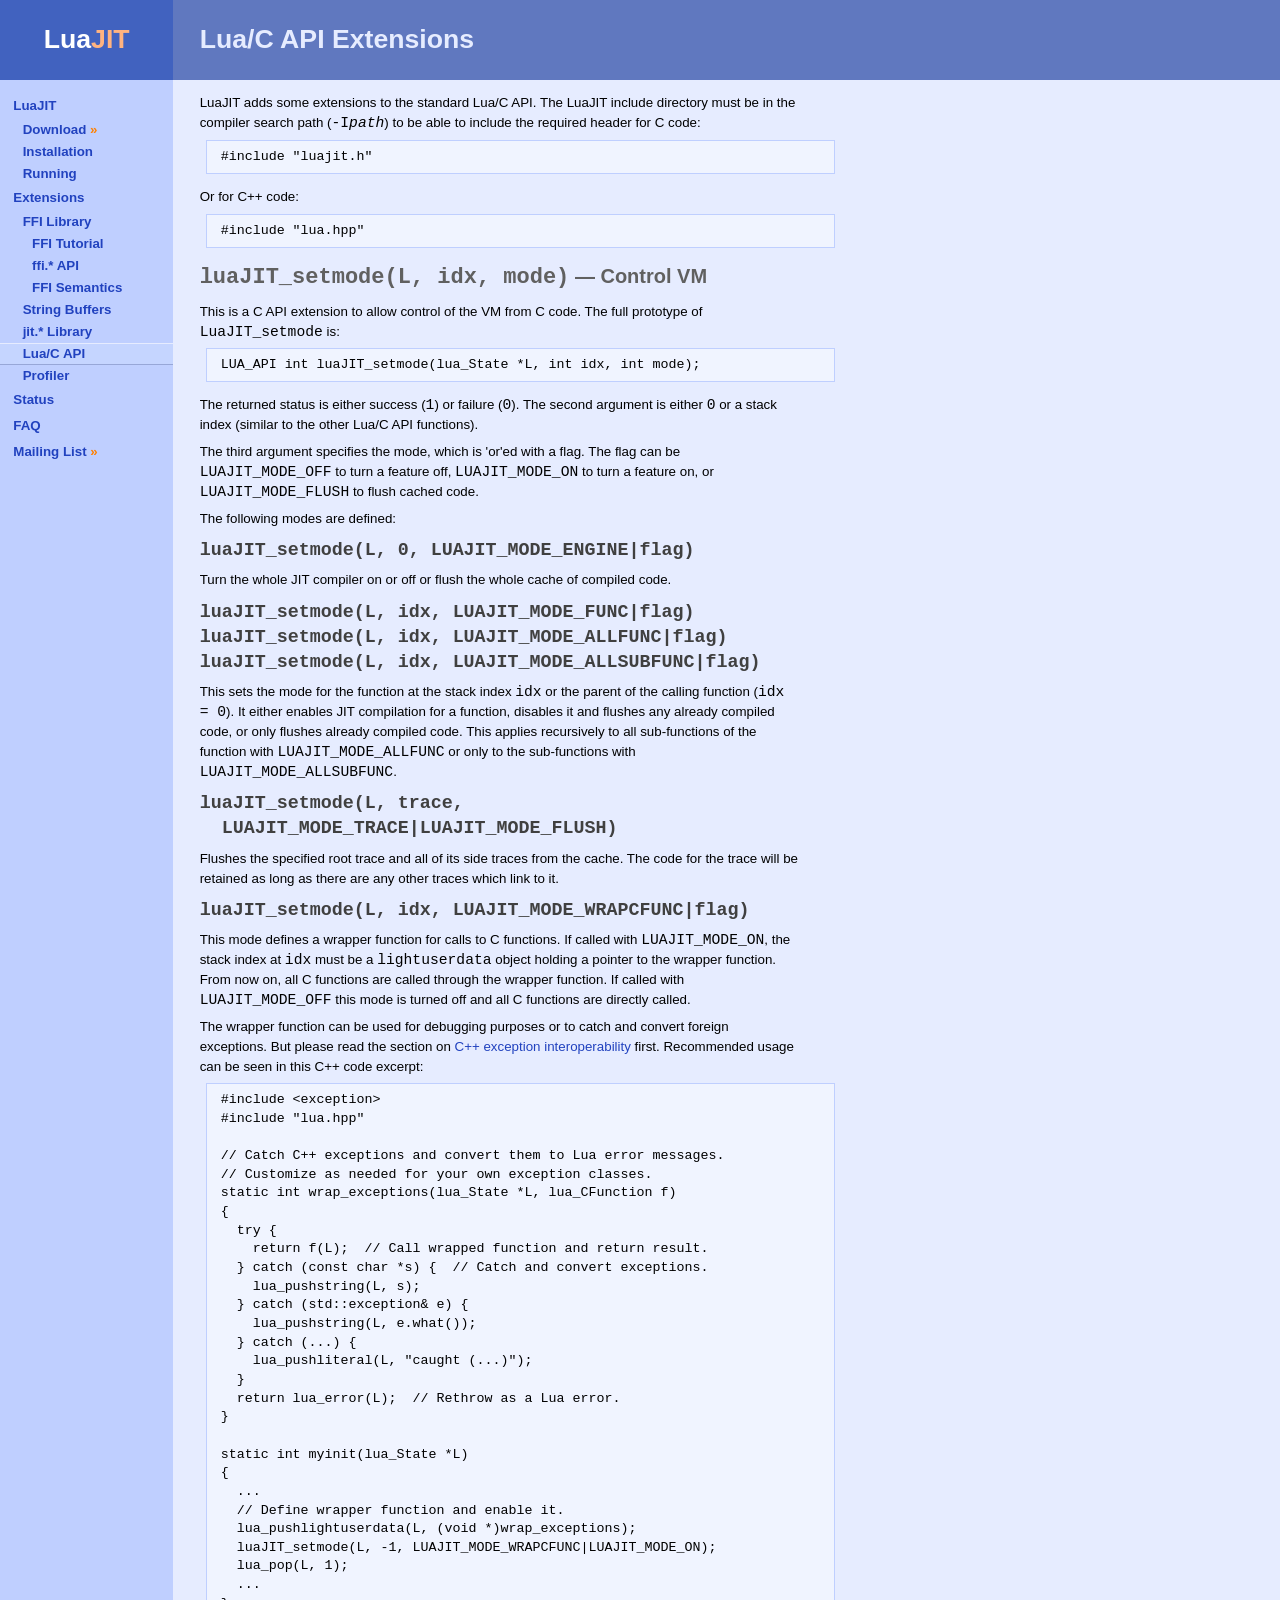
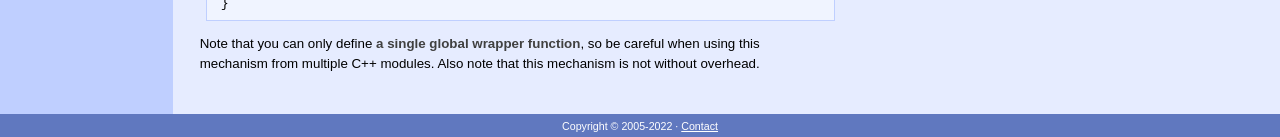
<file: build-deps/sysbench-master/third_party/luajit/luajit/doc/ext_c_api.html>
<!DOCTYPE html>
<html>
<head>
<title>Lua/C API Extensions</title>
<meta charset="utf-8">
<meta name="Copyright" content="Copyright (C) 2005-2022">
<meta name="Language" content="en">
<link rel="stylesheet" type="text/css" href="bluequad.css" media="screen">
<link rel="stylesheet" type="text/css" href="bluequad-print.css" media="print">
</head>
<body>
<div id="site">
<a href="https://luajit.org"><span>Lua<span id="logo">JIT</span></span></a>
</div>
<div id="head">
<h1>Lua/C API Extensions</h1>
</div>
<div id="nav">
<ul><li>
<a href="luajit.html">LuaJIT</a>
<ul><li>
<a href="https://luajit.org/download.html">Download <span class="ext">&raquo;</span></a>
</li><li>
<a href="install.html">Installation</a>
</li><li>
<a href="running.html">Running</a>
</li></ul>
</li><li>
<a href="extensions.html">Extensions</a>
<ul><li>
<a href="ext_ffi.html">FFI Library</a>
<ul><li>
<a href="ext_ffi_tutorial.html">FFI Tutorial</a>
</li><li>
<a href="ext_ffi_api.html">ffi.* API</a>
</li><li>
<a href="ext_ffi_semantics.html">FFI Semantics</a>
</li></ul>
</li><li>
<a href="ext_buffer.html">String Buffers</a>
</li><li>
<a href="ext_jit.html">jit.* Library</a>
</li><li>
<a class="current" href="ext_c_api.html">Lua/C API</a>
</li><li>
<a href="ext_profiler.html">Profiler</a>
</li></ul>
</li><li>
<a href="status.html">Status</a>
</li><li>
<a href="faq.html">FAQ</a>
</li><li>
<a href="https://luajit.org/list.html">Mailing List <span class="ext">&raquo;</span></a>
</li></ul>
</div>
<div id="main">
<p>
LuaJIT adds some extensions to the standard Lua/C API. The LuaJIT include
directory must be in the compiler search path (<tt>-I<i>path</i></tt>)
to be able to include the required header for C code:
</p>
<pre class="code">
#include "luajit.h"
</pre>
<p>
Or for C++ code:
</p>
<pre class="code">
#include "lua.hpp"
</pre>

<h2 id="luaJIT_setmode"><tt>luaJIT_setmode(L, idx, mode)</tt>
&mdash; Control VM</h2>
<p>
This is a C API extension to allow control of the VM from C code. The
full prototype of <tt>LuaJIT_setmode</tt> is:
</p>
<pre class="code">
LUA_API int luaJIT_setmode(lua_State *L, int idx, int mode);
</pre>
<p>
The returned status is either success (<tt>1</tt>) or failure (<tt>0</tt>).
The second argument is either <tt>0</tt> or a stack index (similar to the
other Lua/C API functions).
</p>
<p>
The third argument specifies the mode, which is 'or'ed with a flag.
The flag can be <tt>LUAJIT_MODE_OFF</tt> to turn a feature off,
<tt>LUAJIT_MODE_ON</tt> to turn a feature on, or
<tt>LUAJIT_MODE_FLUSH</tt> to flush cached code.
</p>
<p>
The following modes are defined:
</p>

<h3 id="mode_engine"><tt>luaJIT_setmode(L, 0, LUAJIT_MODE_ENGINE|flag)</tt></h3>
<p>
Turn the whole JIT compiler on or off or flush the whole cache of compiled code.
</p>

<h3 id="mode_func"><tt>luaJIT_setmode(L, idx, LUAJIT_MODE_FUNC|flag)</tt><br>
<tt>luaJIT_setmode(L, idx, LUAJIT_MODE_ALLFUNC|flag)</tt><br>
<tt>luaJIT_setmode(L, idx, LUAJIT_MODE_ALLSUBFUNC|flag)</tt></h3>
<p>
This sets the mode for the function at the stack index <tt>idx</tt> or
the parent of the calling function (<tt>idx = 0</tt>). It either
enables JIT compilation for a function, disables it and flushes any
already compiled code, or only flushes already compiled code. This
applies recursively to all sub-functions of the function with
<tt>LUAJIT_MODE_ALLFUNC</tt> or only to the sub-functions with
<tt>LUAJIT_MODE_ALLSUBFUNC</tt>.
</p>

<h3 id="mode_trace"><tt>luaJIT_setmode(L, trace,<br>
&nbsp;&nbsp;LUAJIT_MODE_TRACE|LUAJIT_MODE_FLUSH)</tt></h3>
<p>
Flushes the specified root trace and all of its side traces from the cache.
The code for the trace will be retained as long as there are any other
traces which link to it.
</p>

<h3 id="mode_wrapcfunc"><tt>luaJIT_setmode(L, idx, LUAJIT_MODE_WRAPCFUNC|flag)</tt></h3>
<p>
This mode defines a wrapper function for calls to C functions. If
called with <tt>LUAJIT_MODE_ON</tt>, the stack index at <tt>idx</tt>
must be a <tt>lightuserdata</tt> object holding a pointer to the wrapper
function. From now on, all C functions are called through the wrapper
function. If called with <tt>LUAJIT_MODE_OFF</tt> this mode is turned
off and all C functions are directly called.
</p>
<p>
The wrapper function can be used for debugging purposes or to catch
and convert foreign exceptions. But please read the section on
<a href="extensions.html#exceptions">C++&nbsp;exception interoperability</a>
first. Recommended usage can be seen in this C++ code excerpt:
</p>
<pre class="code">
#include &lt;exception&gt;
#include "lua.hpp"

// Catch C++ exceptions and convert them to Lua error messages.
// Customize as needed for your own exception classes.
static int wrap_exceptions(lua_State *L, lua_CFunction f)
{
  try {
    return f(L);  // Call wrapped function and return result.
  } catch (const char *s) {  // Catch and convert exceptions.
    lua_pushstring(L, s);
  } catch (std::exception& e) {
    lua_pushstring(L, e.what());
  } catch (...) {
    lua_pushliteral(L, "caught (...)");
  }
  return lua_error(L);  // Rethrow as a Lua error.
}

static int myinit(lua_State *L)
{
  ...
  // Define wrapper function and enable it.
  lua_pushlightuserdata(L, (void *)wrap_exceptions);
  luaJIT_setmode(L, -1, LUAJIT_MODE_WRAPCFUNC|LUAJIT_MODE_ON);
  lua_pop(L, 1);
  ...
}
</pre>
<p>
Note that you can only define <b>a single global wrapper function</b>,
so be careful when using this mechanism from multiple C++ modules.
Also note that this mechanism is not without overhead.
</p>
<br class="flush">
</div>
<div id="foot">
<hr class="hide">
Copyright &copy; 2005-2022
<span class="noprint">
&middot;
<a href="contact.html">Contact</a>
</span>
</div>
</body>
</html>
</file>
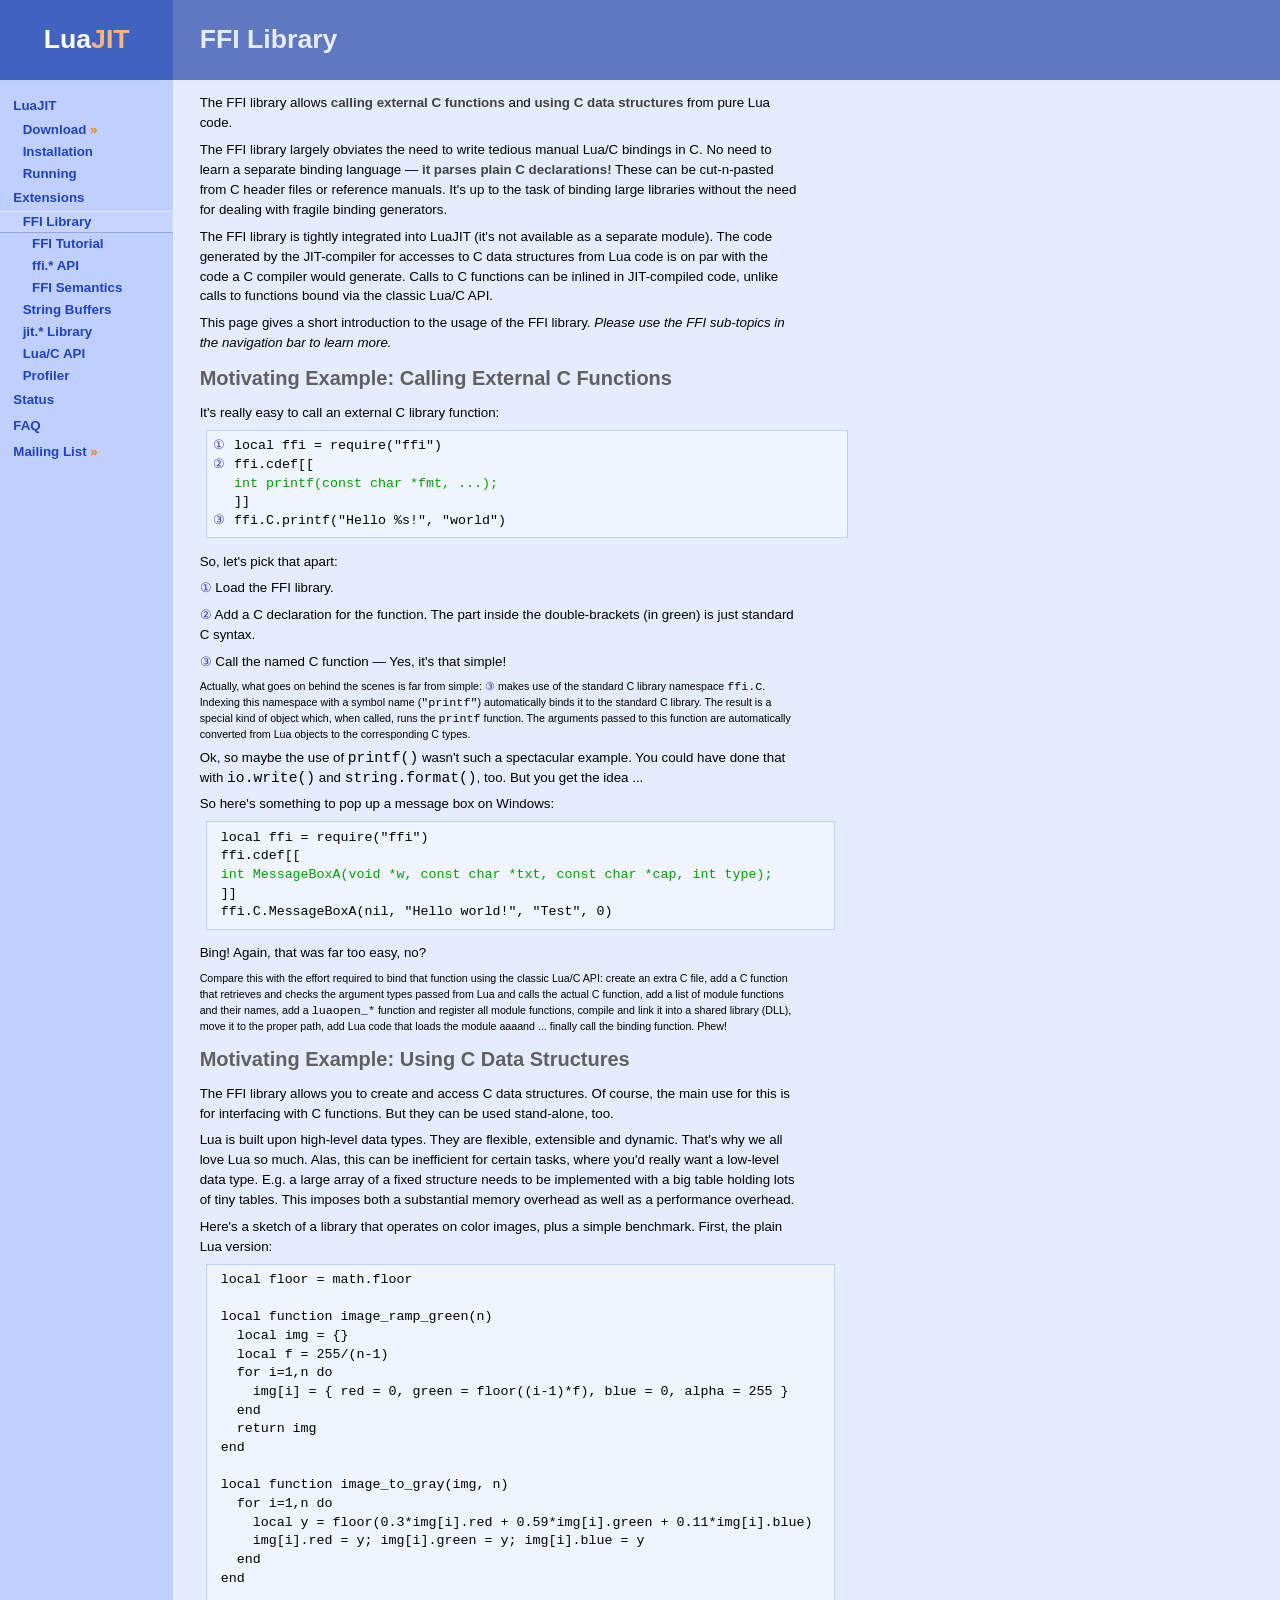
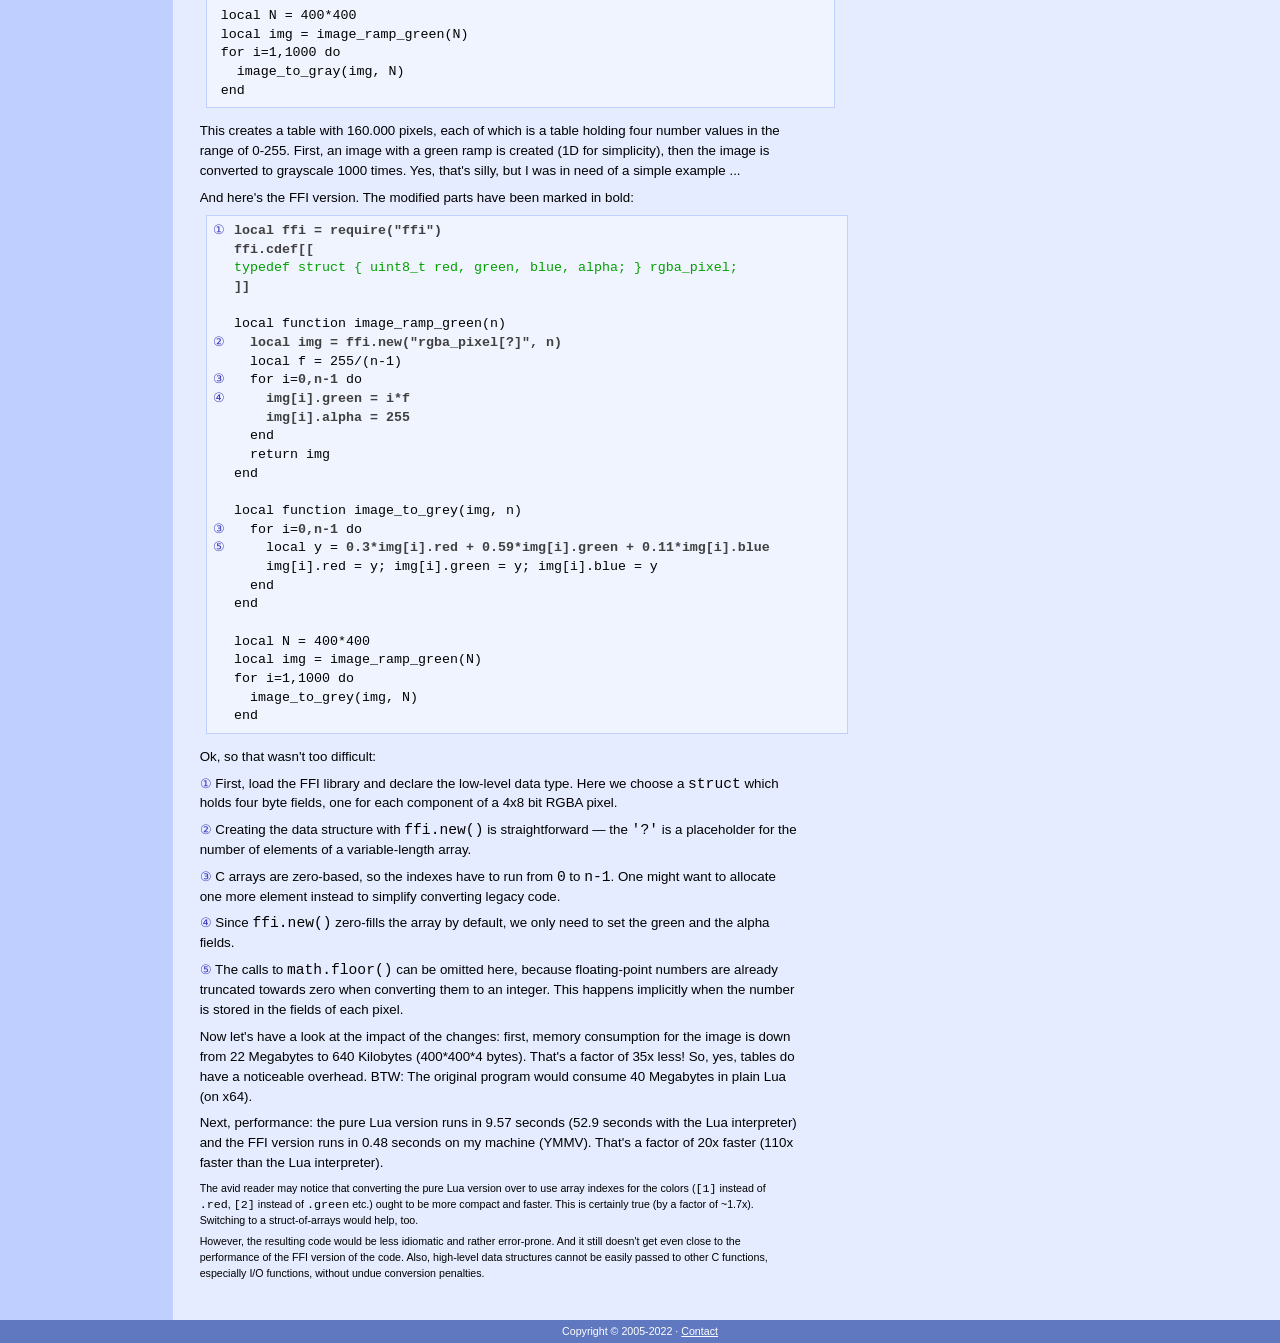
<file: build-deps/sysbench-master/third_party/luajit/luajit/doc/ext_ffi.html>
<!DOCTYPE html>
<html>
<head>
<title>FFI Library</title>
<meta charset="utf-8">
<meta name="Copyright" content="Copyright (C) 2005-2022">
<meta name="Language" content="en">
<link rel="stylesheet" type="text/css" href="bluequad.css" media="screen">
<link rel="stylesheet" type="text/css" href="bluequad-print.css" media="print">
</head>
<body>
<div id="site">
<a href="https://luajit.org"><span>Lua<span id="logo">JIT</span></span></a>
</div>
<div id="head">
<h1>FFI Library</h1>
</div>
<div id="nav">
<ul><li>
<a href="luajit.html">LuaJIT</a>
<ul><li>
<a href="https://luajit.org/download.html">Download <span class="ext">&raquo;</span></a>
</li><li>
<a href="install.html">Installation</a>
</li><li>
<a href="running.html">Running</a>
</li></ul>
</li><li>
<a href="extensions.html">Extensions</a>
<ul><li>
<a class="current" href="ext_ffi.html">FFI Library</a>
<ul><li>
<a href="ext_ffi_tutorial.html">FFI Tutorial</a>
</li><li>
<a href="ext_ffi_api.html">ffi.* API</a>
</li><li>
<a href="ext_ffi_semantics.html">FFI Semantics</a>
</li></ul>
</li><li>
<a href="ext_buffer.html">String Buffers</a>
</li><li>
<a href="ext_jit.html">jit.* Library</a>
</li><li>
<a href="ext_c_api.html">Lua/C API</a>
</li><li>
<a href="ext_profiler.html">Profiler</a>
</li></ul>
</li><li>
<a href="status.html">Status</a>
</li><li>
<a href="faq.html">FAQ</a>
</li><li>
<a href="https://luajit.org/list.html">Mailing List <span class="ext">&raquo;</span></a>
</li></ul>
</div>
<div id="main">
<p>

The FFI library allows <b>calling external C&nbsp;functions</b> and
<b>using C&nbsp;data structures</b> from pure Lua code.

</p>
<p>

The FFI library largely obviates the need to write tedious manual
Lua/C bindings in C. No need to learn a separate binding language
&mdash; <b>it parses plain C&nbsp;declarations!</b> These can be
cut-n-pasted from C&nbsp;header files or reference manuals. It's up to
the task of binding large libraries without the need for dealing with
fragile binding generators.

</p>
<p>
The FFI library is tightly integrated into LuaJIT (it's not available
as a separate module). The code generated by the JIT-compiler for
accesses to C&nbsp;data structures from Lua code is on par with the
code a C&nbsp;compiler would generate. Calls to C&nbsp;functions can
be inlined in JIT-compiled code, unlike calls to functions bound via
the classic Lua/C API.
</p>
<p>
This page gives a short introduction to the usage of the FFI library.
<em>Please use the FFI sub-topics in the navigation bar to learn more.</em>
</p>

<h2 id="call">Motivating Example: Calling External C Functions</h2>
<p>
It's really easy to call an external C&nbsp;library function:
</p>
<pre class="code mark">
<span class="codemark">&#9312;
&#9313;


&#9314;</span>local ffi = require("ffi")
ffi.cdef[[
<span style="color:#00a000;">int printf(const char *fmt, ...);</span>
]]
ffi.C.printf("Hello %s!", "world")
</pre>
<p>
So, let's pick that apart:
</p>
<p>
<span class="mark">&#9312;</span> Load the FFI library.
</p>
<p>
<span class="mark">&#9313;</span> Add a C&nbsp;declaration
for the function. The part inside the double-brackets (in green) is
just standard C&nbsp;syntax.
</p>
<p>
<span class="mark">&#9314;</span> Call the named
C&nbsp;function &mdash; Yes, it's that simple!
</p>
<p style="font-size: 8pt;">
Actually, what goes on behind the scenes is far from simple: <span
style="color:#4040c0;">&#9314;</span> makes use of the standard
C&nbsp;library namespace <tt>ffi.C</tt>. Indexing this namespace with
a symbol name (<tt>"printf"</tt>) automatically binds it to the
standard C&nbsp;library. The result is a special kind of object which,
when called, runs the <tt>printf</tt> function. The arguments passed
to this function are automatically converted from Lua objects to the
corresponding C&nbsp;types.
</p>
<p>
Ok, so maybe the use of <tt>printf()</tt> wasn't such a spectacular
example. You could have done that with <tt>io.write()</tt> and
<tt>string.format()</tt>, too. But you get the idea ...
</p>
<p>
So here's something to pop up a message box on Windows:
</p>
<pre class="code">
local ffi = require("ffi")
ffi.cdef[[
<span style="color:#00a000;">int MessageBoxA(void *w, const char *txt, const char *cap, int type);</span>
]]
ffi.C.MessageBoxA(nil, "Hello world!", "Test", 0)
</pre>
<p>
Bing! Again, that was far too easy, no?
</p>
<p style="font-size: 8pt;">
Compare this with the effort required to bind that function using the
classic Lua/C API: create an extra C&nbsp;file, add a C&nbsp;function
that retrieves and checks the argument types passed from Lua and calls
the actual C&nbsp;function, add a list of module functions and their
names, add a <tt>luaopen_*</tt> function and register all module
functions, compile and link it into a shared library (DLL), move it to
the proper path, add Lua code that loads the module aaaand ... finally
call the binding function. Phew!
</p>

<h2 id="cdata">Motivating Example: Using C Data Structures</h2>
<p>
The FFI library allows you to create and access C&nbsp;data
structures. Of course, the main use for this is for interfacing with
C&nbsp;functions. But they can be used stand-alone, too.
</p>
<p>
Lua is built upon high-level data types. They are flexible, extensible
and dynamic. That's why we all love Lua so much. Alas, this can be
inefficient for certain tasks, where you'd really want a low-level
data type. E.g. a large array of a fixed structure needs to be
implemented with a big table holding lots of tiny tables. This imposes
both a substantial memory overhead as well as a performance overhead.
</p>
<p>
Here's a sketch of a library that operates on color images, plus a
simple benchmark. First, the plain Lua version:
</p>
<pre class="code">
local floor = math.floor

local function image_ramp_green(n)
  local img = {}
  local f = 255/(n-1)
  for i=1,n do
    img[i] = { red = 0, green = floor((i-1)*f), blue = 0, alpha = 255 }
  end
  return img
end

local function image_to_gray(img, n)
  for i=1,n do
    local y = floor(0.3*img[i].red + 0.59*img[i].green + 0.11*img[i].blue)
    img[i].red = y; img[i].green = y; img[i].blue = y
  end
end

local N = 400*400
local img = image_ramp_green(N)
for i=1,1000 do
  image_to_gray(img, N)
end
</pre>
<p>
This creates a table with 160.000 pixels, each of which is a table
holding four number values in the range of 0-255. First, an image with
a green ramp is created (1D for simplicity), then the image is
converted to grayscale 1000 times. Yes, that's silly, but I was in
need of a simple example ...
</p>
<p>
And here's the FFI version. The modified parts have been marked in
bold:
</p>
<pre class="code mark">
<span class="codemark">&#9312;





&#9313;

&#9314;
&#9315;






&#9314;
&#9316;</span><b>local ffi = require("ffi")
ffi.cdef[[
</b><span style="color:#00a000;">typedef struct { uint8_t red, green, blue, alpha; } rgba_pixel;</span><b>
]]</b>

local function image_ramp_green(n)
  <b>local img = ffi.new("rgba_pixel[?]", n)</b>
  local f = 255/(n-1)
  for i=<b>0,n-1</b> do
    <b>img[i].green = i*f</b>
    <b>img[i].alpha = 255</b>
  end
  return img
end

local function image_to_grey(img, n)
  for i=<b>0,n-1</b> do
    local y = <b>0.3*img[i].red + 0.59*img[i].green + 0.11*img[i].blue</b>
    img[i].red = y; img[i].green = y; img[i].blue = y
  end
end

local N = 400*400
local img = image_ramp_green(N)
for i=1,1000 do
  image_to_grey(img, N)
end
</pre>
<p>
Ok, so that wasn't too difficult:
</p>
<p>
<span class="mark">&#9312;</span> First, load the FFI
library and declare the low-level data type. Here we choose a
<tt>struct</tt> which holds four byte fields, one for each component
of a 4x8&nbsp;bit RGBA pixel.
</p>
<p>
<span class="mark">&#9313;</span> Creating the data
structure with <tt>ffi.new()</tt> is straightforward &mdash; the
<tt>'?'</tt> is a placeholder for the number of elements of a
variable-length array.
</p>
<p>
<span class="mark">&#9314;</span> C&nbsp;arrays are
zero-based, so the indexes have to run from <tt>0</tt> to
<tt>n-1</tt>. One might want to allocate one more element instead to
simplify converting legacy code.
</p>
<p>
<span class="mark">&#9315;</span> Since <tt>ffi.new()</tt>
zero-fills the array by default, we only need to set the green and the
alpha fields.
</p>
<p>
<span class="mark">&#9316;</span> The calls to
<tt>math.floor()</tt> can be omitted here, because floating-point
numbers are already truncated towards zero when converting them to an
integer. This happens implicitly when the number is stored in the
fields of each pixel.
</p>
<p>
Now let's have a look at the impact of the changes: first, memory
consumption for the image is down from 22&nbsp;Megabytes to
640&nbsp;Kilobytes (400*400*4 bytes). That's a factor of 35x less! So,
yes, tables do have a noticeable overhead. BTW: The original program
would consume 40&nbsp;Megabytes in plain Lua (on x64).
</p>
<p>
Next, performance: the pure Lua version runs in 9.57 seconds (52.9
seconds with the Lua interpreter) and the FFI version runs in 0.48
seconds on my machine (YMMV). That's a factor of 20x faster (110x
faster than the Lua interpreter).
</p>
<p style="font-size: 8pt;">
The avid reader may notice that converting the pure Lua version over
to use array indexes for the colors (<tt>[1]</tt> instead of
<tt>.red</tt>, <tt>[2]</tt> instead of <tt>.green</tt> etc.) ought to
be more compact and faster. This is certainly true (by a factor of
~1.7x). Switching to a struct-of-arrays would help, too.
</p>
<p style="font-size: 8pt;">
However, the resulting code would be less idiomatic and rather
error-prone. And it still doesn't get even close to the performance of
the FFI version of the code. Also, high-level data structures cannot
be easily passed to other C&nbsp;functions, especially I/O functions,
without undue conversion penalties.
</p>
<br class="flush">
</div>
<div id="foot">
<hr class="hide">
Copyright &copy; 2005-2022
<span class="noprint">
&middot;
<a href="contact.html">Contact</a>
</span>
</div>
</body>
</html>
</file>
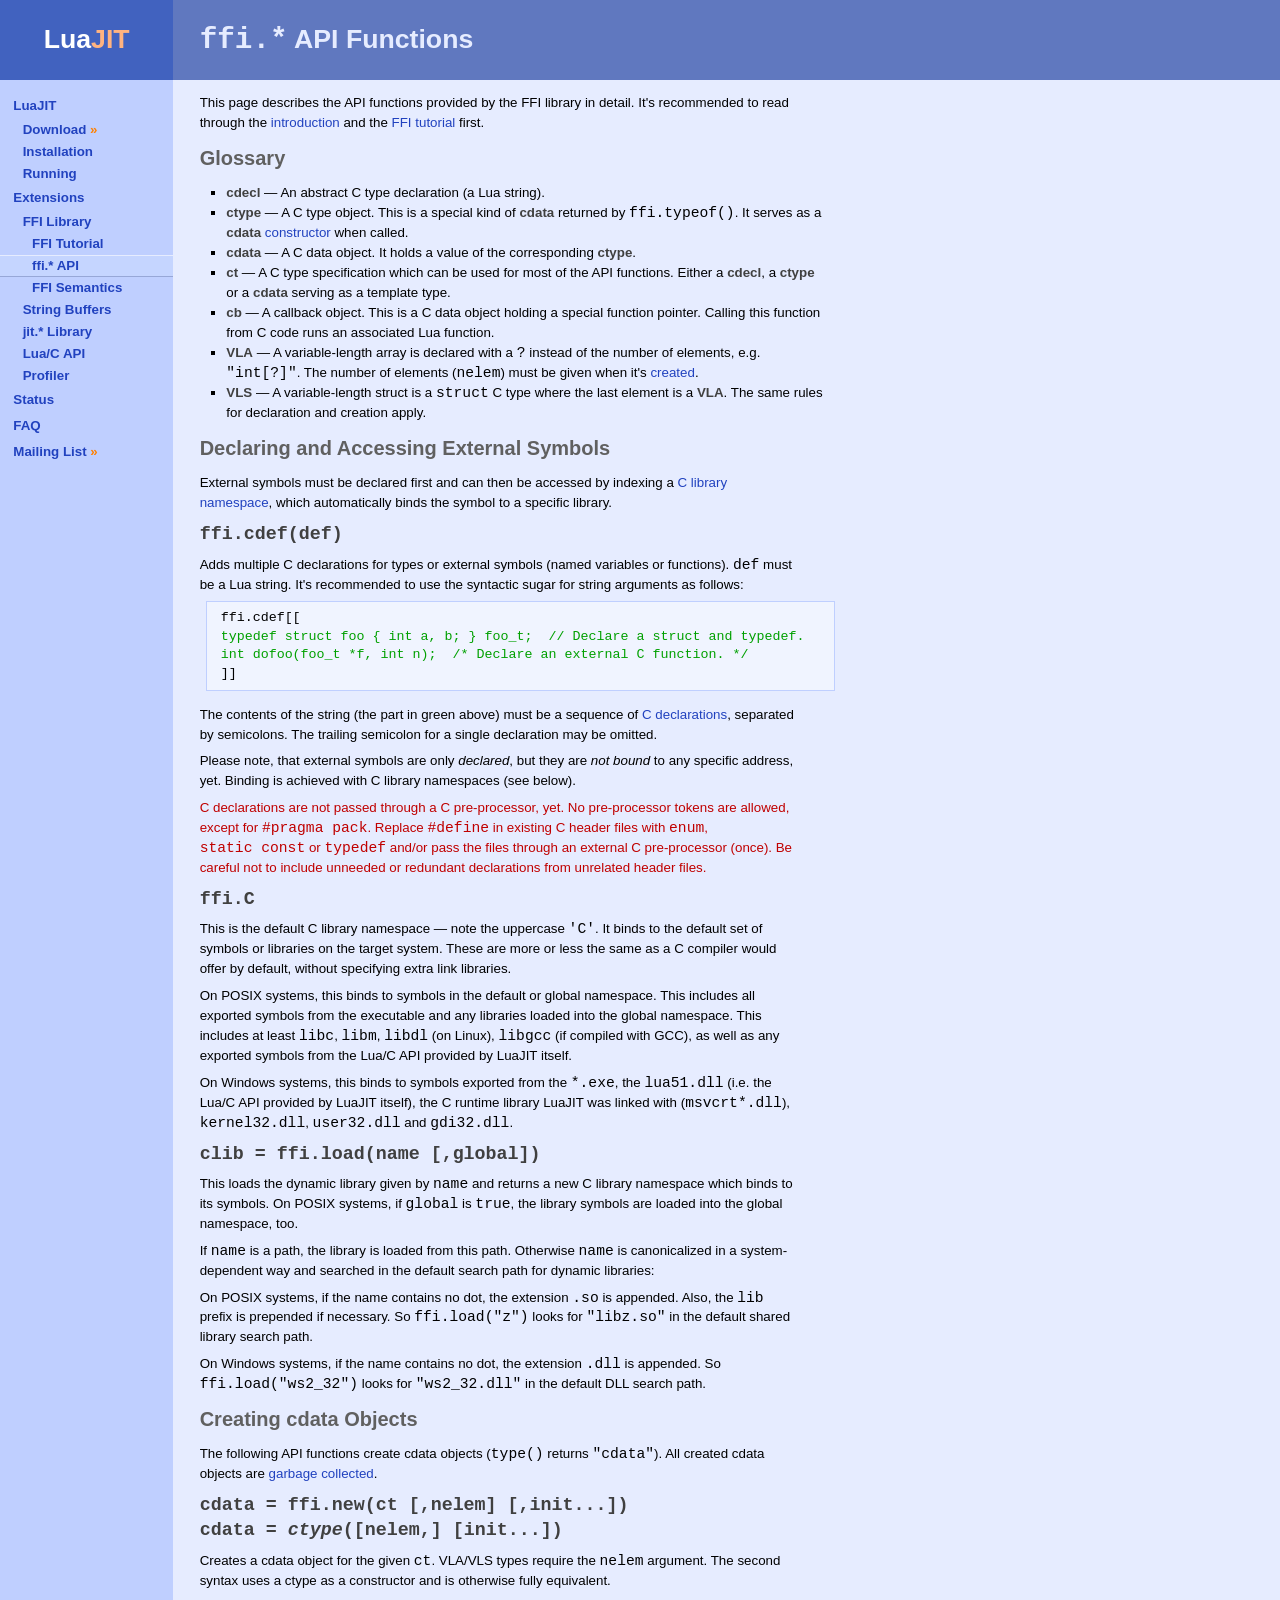
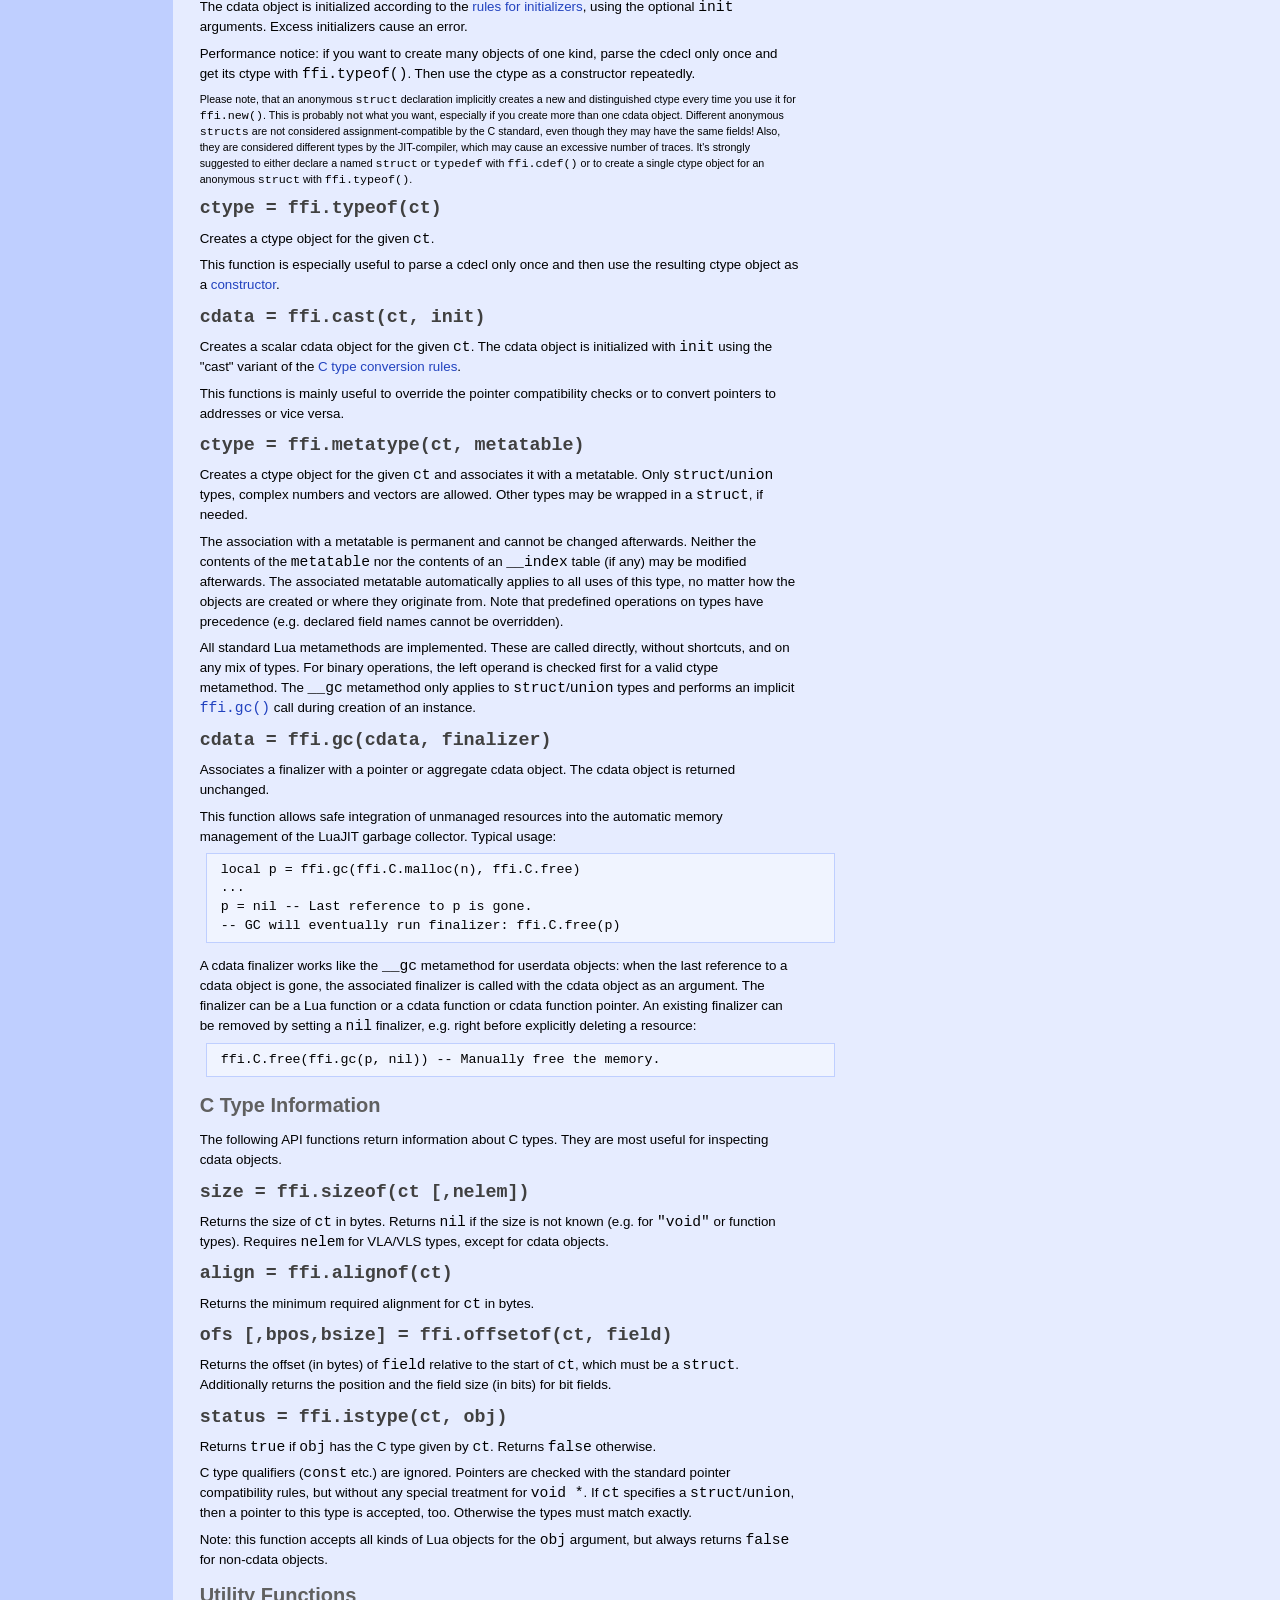
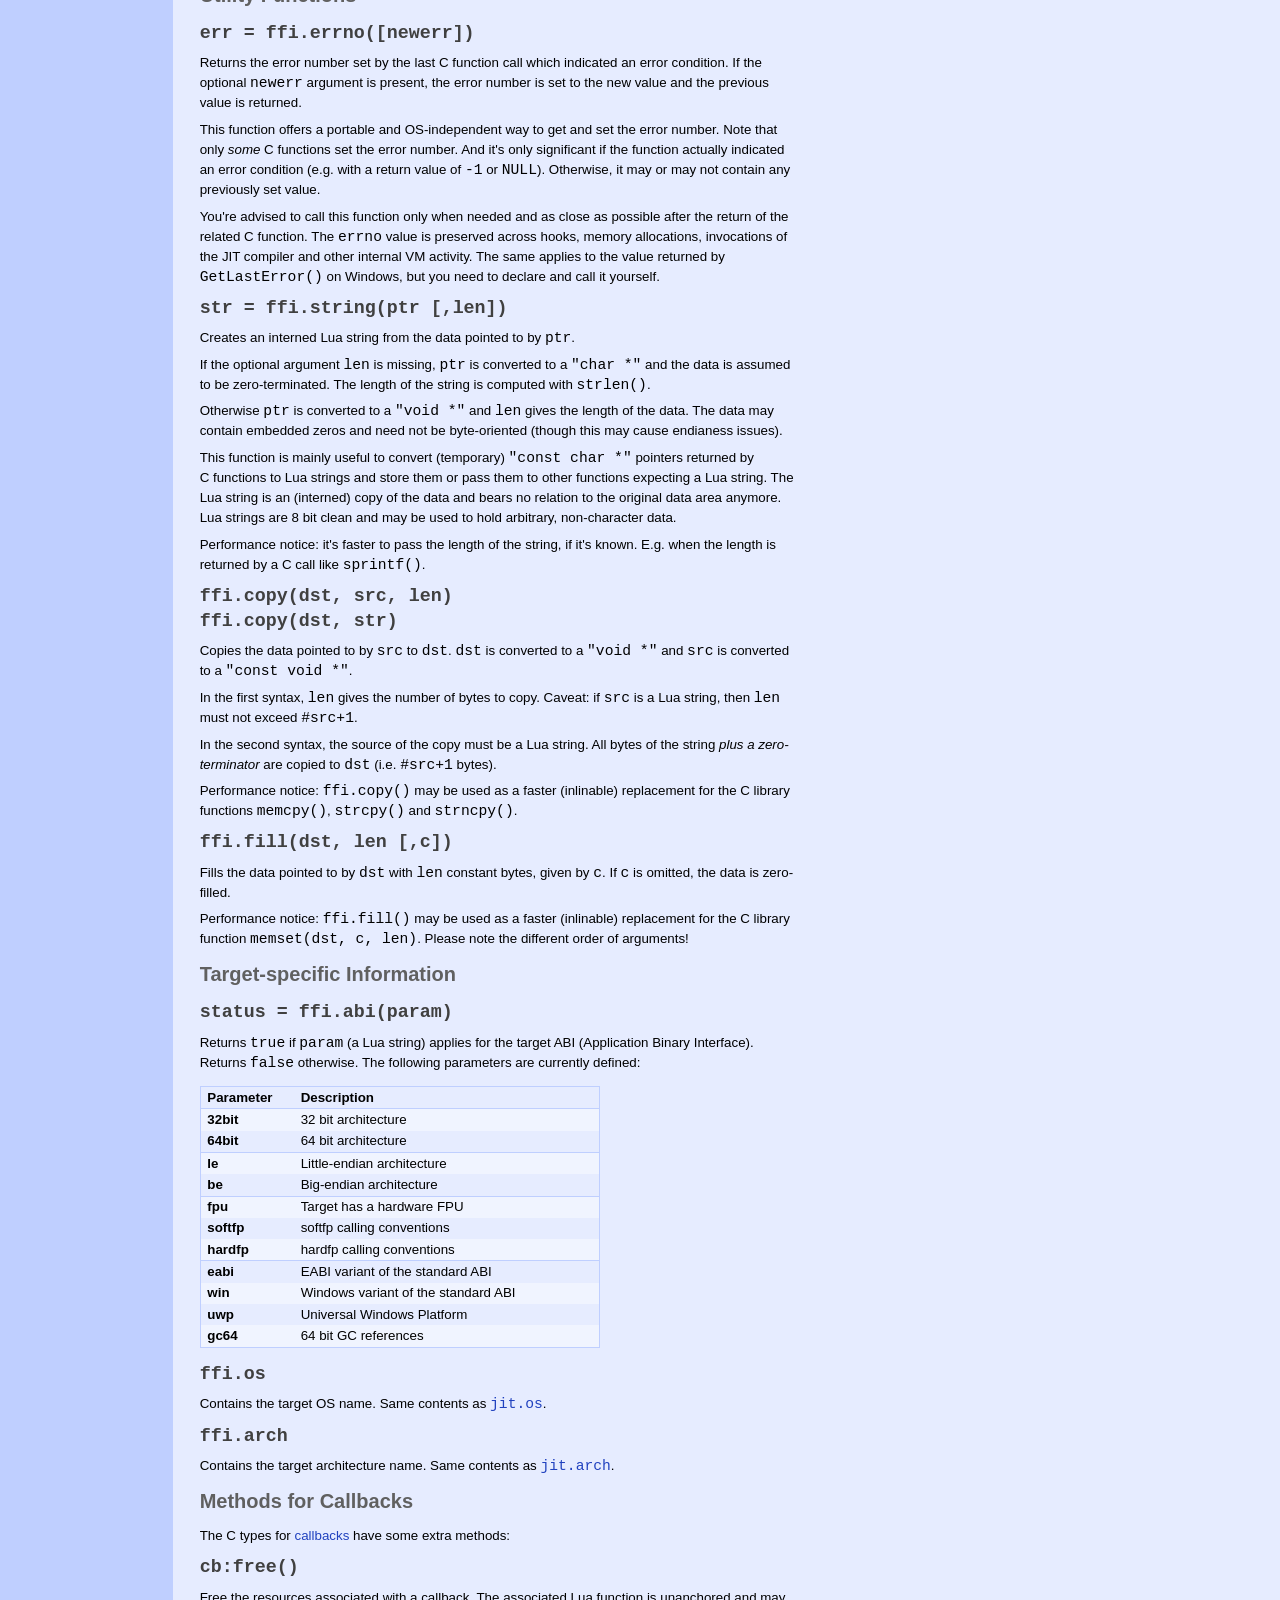
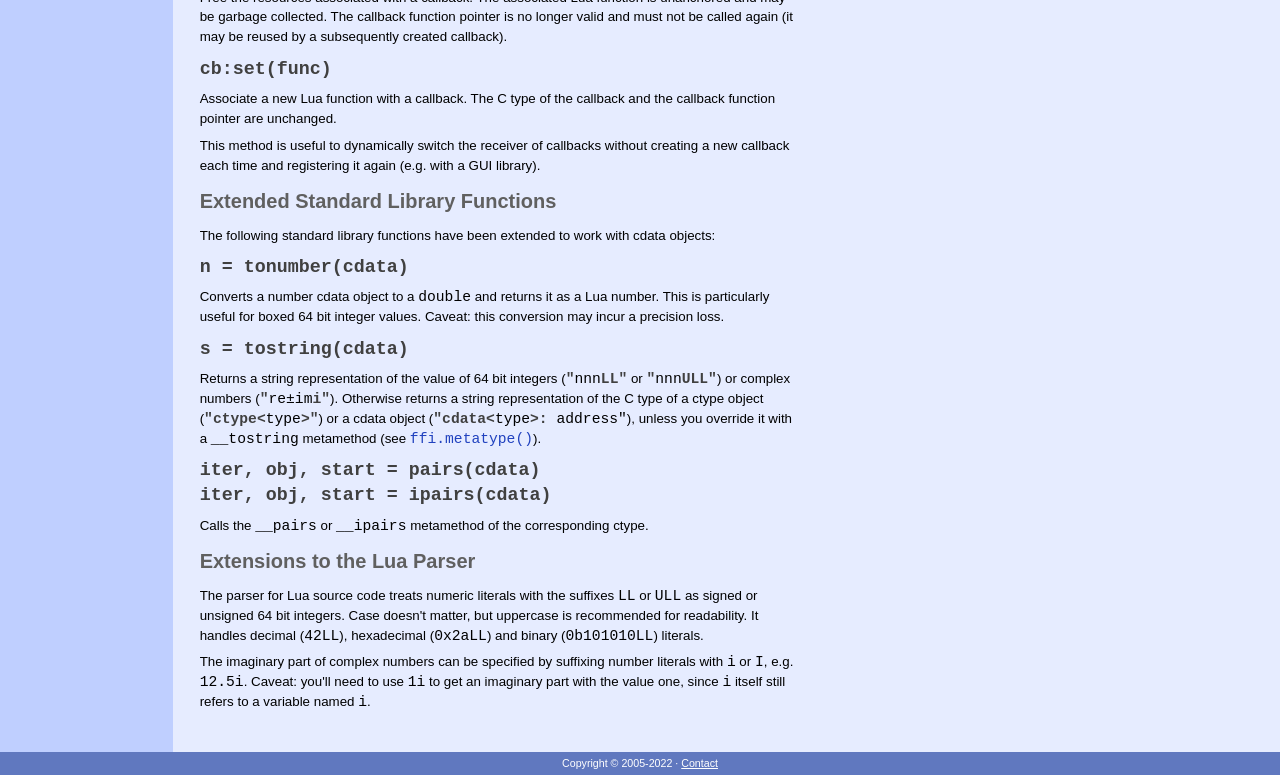
<file: build-deps/sysbench-master/third_party/luajit/luajit/doc/ext_ffi_api.html>
<!DOCTYPE html>
<html>
<head>
<title>ffi.* API Functions</title>
<meta charset="utf-8">
<meta name="Copyright" content="Copyright (C) 2005-2022">
<meta name="Language" content="en">
<link rel="stylesheet" type="text/css" href="bluequad.css" media="screen">
<link rel="stylesheet" type="text/css" href="bluequad-print.css" media="print">
<style type="text/css">
table.abitable { width: 30em; line-height: 1.2; }
tr.abihead td { font-weight: bold; }
td.abiparam { font-weight: bold; width: 6em; }
</style>
</head>
<body>
<div id="site">
<a href="https://luajit.org"><span>Lua<span id="logo">JIT</span></span></a>
</div>
<div id="head">
<h1><tt>ffi.*</tt> API Functions</h1>
</div>
<div id="nav">
<ul><li>
<a href="luajit.html">LuaJIT</a>
<ul><li>
<a href="https://luajit.org/download.html">Download <span class="ext">&raquo;</span></a>
</li><li>
<a href="install.html">Installation</a>
</li><li>
<a href="running.html">Running</a>
</li></ul>
</li><li>
<a href="extensions.html">Extensions</a>
<ul><li>
<a href="ext_ffi.html">FFI Library</a>
<ul><li>
<a href="ext_ffi_tutorial.html">FFI Tutorial</a>
</li><li>
<a class="current" href="ext_ffi_api.html">ffi.* API</a>
</li><li>
<a href="ext_ffi_semantics.html">FFI Semantics</a>
</li></ul>
</li><li>
<a href="ext_buffer.html">String Buffers</a>
</li><li>
<a href="ext_jit.html">jit.* Library</a>
</li><li>
<a href="ext_c_api.html">Lua/C API</a>
</li><li>
<a href="ext_profiler.html">Profiler</a>
</li></ul>
</li><li>
<a href="status.html">Status</a>
</li><li>
<a href="faq.html">FAQ</a>
</li><li>
<a href="https://luajit.org/list.html">Mailing List <span class="ext">&raquo;</span></a>
</li></ul>
</div>
<div id="main">
<p>
This page describes the API functions provided by the FFI library in
detail. It's recommended to read through the
<a href="ext_ffi.html">introduction</a> and the
<a href="ext_ffi_tutorial.html">FFI tutorial</a> first.
</p>

<h2 id="glossary">Glossary</h2>
<ul>
<li><b>cdecl</b> &mdash; An abstract C&nbsp;type declaration (a Lua
string).</li>
<li><b>ctype</b> &mdash; A C&nbsp;type object. This is a special kind of
<b>cdata</b> returned by <tt>ffi.typeof()</tt>. It serves as a
<b>cdata</b> <a href="#ffi_new">constructor</a> when called.</li>
<li><b>cdata</b> &mdash; A C&nbsp;data object. It holds a value of the
corresponding <b>ctype</b>.</li>
<li><b>ct</b> &mdash; A C&nbsp;type specification which can be used for
most of the API functions. Either a <b>cdecl</b>, a <b>ctype</b> or a
<b>cdata</b> serving as a template type.</li>
<li><b>cb</b> &mdash; A callback object. This is a C&nbsp;data object
holding a special function pointer. Calling this function from
C&nbsp;code runs an associated Lua function.</li>
<li><b>VLA</b> &mdash; A variable-length array is declared with a
<tt>?</tt> instead of the number of elements, e.g. <tt>"int[?]"</tt>.
The number of elements (<tt>nelem</tt>) must be given when it's
<a href="#ffi_new">created</a>.</li>
<li><b>VLS</b> &mdash; A variable-length struct is a <tt>struct</tt> C
type where the last element is a <b>VLA</b>. The same rules for
declaration and creation apply.</li>
</ul>

<h2 id="decl">Declaring and Accessing External Symbols</h2>
<p>
External symbols must be declared first and can then be accessed by
indexing a <a href="ext_ffi_semantics.html#clib">C&nbsp;library
namespace</a>, which automatically binds the symbol to a specific
library.
</p>

<h3 id="ffi_cdef"><tt>ffi.cdef(def)</tt></h3>
<p>
Adds multiple C&nbsp;declarations for types or external symbols (named
variables or functions). <tt>def</tt> must be a Lua string. It's
recommended to use the syntactic sugar for string arguments as
follows:
</p>
<pre class="code">
ffi.cdef[[
<span style="color:#00a000;">typedef struct foo { int a, b; } foo_t;  // Declare a struct and typedef.
int dofoo(foo_t *f, int n);  /* Declare an external C function. */</span>
]]
</pre>
<p>
The contents of the string (the part in green above) must be a
sequence of
<a href="ext_ffi_semantics.html#clang">C&nbsp;declarations</a>,
separated by semicolons. The trailing semicolon for a single
declaration may be omitted.
</p>
<p>
Please note, that external symbols are only <em>declared</em>, but they
are <em>not bound</em> to any specific address, yet. Binding is
achieved with C&nbsp;library namespaces (see below).
</p>
<p style="color: #c00000;">
C&nbsp;declarations are not passed through a C&nbsp;pre-processor,
yet. No pre-processor tokens are allowed, except for
<tt>#pragma&nbsp;pack</tt>. Replace <tt>#define</tt> in existing
C&nbsp;header files with <tt>enum</tt>, <tt>static&nbsp;const</tt>
or <tt>typedef</tt> and/or pass the files through an external
C&nbsp;pre-processor (once). Be careful not to include unneeded or
redundant declarations from unrelated header files.
</p>

<h3 id="ffi_C"><tt>ffi.C</tt></h3>
<p>
This is the default C&nbsp;library namespace &mdash; note the
uppercase <tt>'C'</tt>. It binds to the default set of symbols or
libraries on the target system. These are more or less the same as a
C&nbsp;compiler would offer by default, without specifying extra link
libraries.
</p>
<p>
On POSIX systems, this binds to symbols in the default or global
namespace. This includes all exported symbols from the executable and
any libraries loaded into the global namespace. This includes at least
<tt>libc</tt>, <tt>libm</tt>, <tt>libdl</tt> (on Linux),
<tt>libgcc</tt> (if compiled with GCC), as well as any exported
symbols from the Lua/C&nbsp;API provided by LuaJIT itself.
</p>
<p>
On Windows systems, this binds to symbols exported from the
<tt>*.exe</tt>, the <tt>lua51.dll</tt> (i.e. the Lua/C&nbsp;API
provided by LuaJIT itself), the C&nbsp;runtime library LuaJIT was linked
with (<tt>msvcrt*.dll</tt>), <tt>kernel32.dll</tt>,
<tt>user32.dll</tt> and <tt>gdi32.dll</tt>.
</p>

<h3 id="ffi_load"><tt>clib = ffi.load(name [,global])</tt></h3>
<p>
This loads the dynamic library given by <tt>name</tt> and returns
a new C&nbsp;library namespace which binds to its symbols. On POSIX
systems, if <tt>global</tt> is <tt>true</tt>, the library symbols are
loaded into the global namespace, too.
</p>
<p>
If <tt>name</tt> is a path, the library is loaded from this path.
Otherwise <tt>name</tt> is canonicalized in a system-dependent way and
searched in the default search path for dynamic libraries:
</p>
<p>
On POSIX systems, if the name contains no dot, the extension
<tt>.so</tt> is appended. Also, the <tt>lib</tt> prefix is prepended
if necessary. So <tt>ffi.load("z")</tt> looks for <tt>"libz.so"</tt>
in the default shared library search path.
</p>
<p>
On Windows systems, if the name contains no dot, the extension
<tt>.dll</tt> is appended. So <tt>ffi.load("ws2_32")</tt> looks for
<tt>"ws2_32.dll"</tt> in the default DLL search path.
</p>

<h2 id="create">Creating cdata Objects</h2>
<p>
The following API functions create cdata objects (<tt>type()</tt>
returns <tt>"cdata"</tt>). All created cdata objects are
<a href="ext_ffi_semantics.html#gc">garbage collected</a>.
</p>

<h3 id="ffi_new"><tt>cdata = ffi.new(ct [,nelem] [,init...])<br>
cdata = <em>ctype</em>([nelem,] [init...])</tt></h3>
<p>
Creates a cdata object for the given <tt>ct</tt>. VLA/VLS types
require the <tt>nelem</tt> argument. The second syntax uses a ctype as
a constructor and is otherwise fully equivalent.
</p>
<p>
The cdata object is initialized according to the
<a href="ext_ffi_semantics.html#init">rules for initializers</a>,
using the optional <tt>init</tt> arguments. Excess initializers cause
an error.
</p>
<p>
Performance notice: if you want to create many objects of one kind,
parse the cdecl only once and get its ctype with
<tt>ffi.typeof()</tt>. Then use the ctype as a constructor repeatedly.
</p>
<p style="font-size: 8pt;">
Please note, that an anonymous <tt>struct</tt> declaration implicitly
creates a new and distinguished ctype every time you use it for
<tt>ffi.new()</tt>. This is probably <b>not</b> what you want,
especially if you create more than one cdata object. Different anonymous
<tt>structs</tt> are not considered assignment-compatible by the
C&nbsp;standard, even though they may have the same fields! Also, they
are considered different types by the JIT-compiler, which may cause an
excessive number of traces. It's strongly suggested to either declare
a named <tt>struct</tt> or <tt>typedef</tt> with <tt>ffi.cdef()</tt>
or to create a single ctype object for an anonymous <tt>struct</tt>
with <tt>ffi.typeof()</tt>.
</p>

<h3 id="ffi_typeof"><tt>ctype = ffi.typeof(ct)</tt></h3>
<p>
Creates a ctype object for the given <tt>ct</tt>.
</p>
<p>
This function is especially useful to parse a cdecl only once and then
use the resulting ctype object as a <a href="#ffi_new">constructor</a>.
</p>

<h3 id="ffi_cast"><tt>cdata = ffi.cast(ct, init)</tt></h3>
<p>
Creates a scalar cdata object for the given <tt>ct</tt>. The cdata
object is initialized with <tt>init</tt> using the "cast" variant of
the <a href="ext_ffi_semantics.html#convert">C&nbsp;type conversion
rules</a>.
</p>
<p>
This functions is mainly useful to override the pointer compatibility
checks or to convert pointers to addresses or vice versa.
</p>

<h3 id="ffi_metatype"><tt>ctype = ffi.metatype(ct, metatable)</tt></h3>
<p>
Creates a ctype object for the given <tt>ct</tt> and associates it with
a metatable. Only <tt>struct</tt>/<tt>union</tt> types, complex numbers
and vectors are allowed. Other types may be wrapped in a
<tt>struct</tt>, if needed.
</p>
<p>
The association with a metatable is permanent and cannot be changed
afterwards. Neither the contents of the <tt>metatable</tt> nor the
contents of an <tt>__index</tt> table (if any) may be modified
afterwards. The associated metatable automatically applies to all uses
of this type, no matter how the objects are created or where they
originate from. Note that predefined operations on types have
precedence (e.g. declared field names cannot be overridden).
</p>
<p>
All standard Lua metamethods are implemented. These are called directly,
without shortcuts, and on any mix of types. For binary operations, the
left operand is checked first for a valid ctype metamethod. The
<tt>__gc</tt> metamethod only applies to <tt>struct</tt>/<tt>union</tt>
types and performs an implicit <a href="#ffi_gc"><tt>ffi.gc()</tt></a>
call during creation of an instance.
</p>

<h3 id="ffi_gc"><tt>cdata = ffi.gc(cdata, finalizer)</tt></h3>
<p>
Associates a finalizer with a pointer or aggregate cdata object. The
cdata object is returned unchanged.
</p>
<p>
This function allows safe integration of unmanaged resources into the
automatic memory management of the LuaJIT garbage collector. Typical
usage:
</p>
<pre class="code">
local p = ffi.gc(ffi.C.malloc(n), ffi.C.free)
...
p = nil -- Last reference to p is gone.
-- GC will eventually run finalizer: ffi.C.free(p)
</pre>
<p>
A cdata finalizer works like the <tt>__gc</tt> metamethod for userdata
objects: when the last reference to a cdata object is gone, the
associated finalizer is called with the cdata object as an argument. The
finalizer can be a Lua function or a cdata function or cdata function
pointer. An existing finalizer can be removed by setting a <tt>nil</tt>
finalizer, e.g. right before explicitly deleting a resource:
</p>
<pre class="code">
ffi.C.free(ffi.gc(p, nil)) -- Manually free the memory.
</pre>

<h2 id="info">C&nbsp;Type Information</h2>
<p>
The following API functions return information about C&nbsp;types.
They are most useful for inspecting cdata objects.
</p>

<h3 id="ffi_sizeof"><tt>size = ffi.sizeof(ct [,nelem])</tt></h3>
<p>
Returns the size of <tt>ct</tt> in bytes. Returns <tt>nil</tt> if
the size is not known (e.g. for <tt>"void"</tt> or function types).
Requires <tt>nelem</tt> for VLA/VLS types, except for cdata objects.
</p>

<h3 id="ffi_alignof"><tt>align = ffi.alignof(ct)</tt></h3>
<p>
Returns the minimum required alignment for <tt>ct</tt> in bytes.
</p>

<h3 id="ffi_offsetof"><tt>ofs [,bpos,bsize] = ffi.offsetof(ct, field)</tt></h3>
<p>
Returns the offset (in bytes) of <tt>field</tt> relative to the start
of <tt>ct</tt>, which must be a <tt>struct</tt>. Additionally returns
the position and the field size (in bits) for bit fields.
</p>

<h3 id="ffi_istype"><tt>status = ffi.istype(ct, obj)</tt></h3>
<p>
Returns <tt>true</tt> if <tt>obj</tt> has the C&nbsp;type given by
<tt>ct</tt>. Returns <tt>false</tt> otherwise.
</p>
<p>
C&nbsp;type qualifiers (<tt>const</tt> etc.) are ignored. Pointers are
checked with the standard pointer compatibility rules, but without any
special treatment for <tt>void&nbsp;*</tt>. If <tt>ct</tt> specifies a
<tt>struct</tt>/<tt>union</tt>, then a pointer to this type is accepted,
too. Otherwise the types must match exactly.
</p>
<p>
Note: this function accepts all kinds of Lua objects for the
<tt>obj</tt> argument, but always returns <tt>false</tt> for non-cdata
objects.
</p>

<h2 id="util">Utility Functions</h2>

<h3 id="ffi_errno"><tt>err = ffi.errno([newerr])</tt></h3>
<p>
Returns the error number set by the last C&nbsp;function call which
indicated an error condition. If the optional <tt>newerr</tt> argument
is present, the error number is set to the new value and the previous
value is returned.
</p>
<p>
This function offers a portable and OS-independent way to get and set the
error number. Note that only <em>some</em> C&nbsp;functions set the error
number. And it's only significant if the function actually indicated an
error condition (e.g. with a return value of <tt>-1</tt> or
<tt>NULL</tt>). Otherwise, it may or may not contain any previously set
value.
</p>
<p>
You're advised to call this function only when needed and as close as
possible after the return of the related C&nbsp;function. The
<tt>errno</tt> value is preserved across hooks, memory allocations,
invocations of the JIT compiler and other internal VM activity. The same
applies to the value returned by <tt>GetLastError()</tt> on Windows, but
you need to declare and call it yourself.
</p>

<h3 id="ffi_string"><tt>str = ffi.string(ptr [,len])</tt></h3>
<p>
Creates an interned Lua string from the data pointed to by
<tt>ptr</tt>.
</p>
<p>
If the optional argument <tt>len</tt> is missing, <tt>ptr</tt> is
converted to a <tt>"char&nbsp;*"</tt> and the data is assumed to be
zero-terminated. The length of the string is computed with
<tt>strlen()</tt>.
</p>
<p>
Otherwise <tt>ptr</tt> is converted to a <tt>"void&nbsp;*"</tt> and
<tt>len</tt> gives the length of the data. The data may contain
embedded zeros and need not be byte-oriented (though this may cause
endianess issues).
</p>
<p>
This function is mainly useful to convert (temporary)
<tt>"const&nbsp;char&nbsp;*"</tt> pointers returned by
C&nbsp;functions to Lua strings and store them or pass them to other
functions expecting a Lua string. The Lua string is an (interned) copy
of the data and bears no relation to the original data area anymore.
Lua strings are 8&nbsp;bit clean and may be used to hold arbitrary,
non-character data.
</p>
<p>
Performance notice: it's faster to pass the length of the string, if
it's known. E.g. when the length is returned by a C&nbsp;call like
<tt>sprintf()</tt>.
</p>

<h3 id="ffi_copy"><tt>ffi.copy(dst, src, len)<br>
ffi.copy(dst, str)</tt></h3>
<p>
Copies the data pointed to by <tt>src</tt> to <tt>dst</tt>.
<tt>dst</tt> is converted to a <tt>"void&nbsp;*"</tt> and <tt>src</tt>
is converted to a <tt>"const void&nbsp;*"</tt>.
</p>
<p>
In the first syntax, <tt>len</tt> gives the number of bytes to copy.
Caveat: if <tt>src</tt> is a Lua string, then <tt>len</tt> must not
exceed <tt>#src+1</tt>.
</p>
<p>
In the second syntax, the source of the copy must be a Lua string. All
bytes of the string <em>plus a zero-terminator</em> are copied to
<tt>dst</tt> (i.e. <tt>#src+1</tt> bytes).
</p>
<p>
Performance notice: <tt>ffi.copy()</tt> may be used as a faster
(inlinable) replacement for the C&nbsp;library functions
<tt>memcpy()</tt>, <tt>strcpy()</tt> and <tt>strncpy()</tt>.
</p>

<h3 id="ffi_fill"><tt>ffi.fill(dst, len [,c])</tt></h3>
<p>
Fills the data pointed to by <tt>dst</tt> with <tt>len</tt> constant
bytes, given by <tt>c</tt>. If <tt>c</tt> is omitted, the data is
zero-filled.
</p>
<p>
Performance notice: <tt>ffi.fill()</tt> may be used as a faster
(inlinable) replacement for the C&nbsp;library function
<tt>memset(dst,&nbsp;c,&nbsp;len)</tt>. Please note the different
order of arguments!
</p>

<h2 id="target">Target-specific Information</h2>

<h3 id="ffi_abi"><tt>status = ffi.abi(param)</tt></h3>
<p>
Returns <tt>true</tt> if <tt>param</tt> (a Lua string) applies for the
target ABI (Application Binary Interface). Returns <tt>false</tt>
otherwise. The following parameters are currently defined:
</p>
<table class="abitable">
<tr class="abihead">
<td class="abiparam">Parameter</td>
<td class="abidesc">Description</td>
</tr>
<tr class="odd separate">
<td class="abiparam">32bit</td><td class="abidesc">32 bit architecture</td></tr>
<tr class="even">
<td class="abiparam">64bit</td><td class="abidesc">64 bit architecture</td></tr>
<tr class="odd separate">
<td class="abiparam">le</td><td class="abidesc">Little-endian architecture</td></tr>
<tr class="even">
<td class="abiparam">be</td><td class="abidesc">Big-endian architecture</td></tr>
<tr class="odd separate">
<td class="abiparam">fpu</td><td class="abidesc">Target has a hardware FPU</td></tr>
<tr class="even">
<td class="abiparam">softfp</td><td class="abidesc">softfp calling conventions</td></tr>
<tr class="odd">
<td class="abiparam">hardfp</td><td class="abidesc">hardfp calling conventions</td></tr>
<tr class="even separate">
<td class="abiparam">eabi</td><td class="abidesc">EABI variant of the standard ABI</td></tr>
<tr class="odd">
<td class="abiparam">win</td><td class="abidesc">Windows variant of the standard ABI</td></tr>
<tr class="even">
<td class="abiparam">uwp</td><td class="abidesc">Universal Windows Platform</td></tr>
<tr class="odd">
<td class="abiparam">gc64</td><td class="abidesc">64 bit GC references</td></tr>
</table>

<h3 id="ffi_os"><tt>ffi.os</tt></h3>
<p>
Contains the target OS name. Same contents as
<a href="ext_jit.html#jit_os"><tt>jit.os</tt></a>.
</p>

<h3 id="ffi_arch"><tt>ffi.arch</tt></h3>
<p>
Contains the target architecture name. Same contents as
<a href="ext_jit.html#jit_arch"><tt>jit.arch</tt></a>.
</p>

<h2 id="callback">Methods for Callbacks</h2>
<p>
The C&nbsp;types for <a href="ext_ffi_semantics.html#callback">callbacks</a>
have some extra methods:
</p>

<h3 id="callback_free"><tt>cb:free()</tt></h3>
<p>
Free the resources associated with a callback. The associated Lua
function is unanchored and may be garbage collected. The callback
function pointer is no longer valid and must not be called again
(it may be reused by a subsequently created callback).
</p>

<h3 id="callback_set"><tt>cb:set(func)</tt></h3>
<p>
Associate a new Lua function with a callback. The C&nbsp;type of the
callback and the callback function pointer are unchanged.
</p>
<p>
This method is useful to dynamically switch the receiver of callbacks
without creating a new callback each time and registering it again (e.g.
with a GUI library).
</p>

<h2 id="extended">Extended Standard Library Functions</h2>
<p>
The following standard library functions have been extended to work
with cdata objects:
</p>

<h3 id="tonumber"><tt>n = tonumber(cdata)</tt></h3>
<p>
Converts a number cdata object to a <tt>double</tt> and returns it as
a Lua number. This is particularly useful for boxed 64&nbsp;bit
integer values. Caveat: this conversion may incur a precision loss.
</p>

<h3 id="tostring"><tt>s = tostring(cdata)</tt></h3>
<p>
Returns a string representation of the value of 64&nbsp;bit integers
(<tt><b>"</b>nnn<b>LL"</b></tt> or <tt><b>"</b>nnn<b>ULL"</b></tt>) or
complex numbers (<tt><b>"</b>re&plusmn;im<b>i"</b></tt>). Otherwise
returns a string representation of the C&nbsp;type of a ctype object
(<tt><b>"ctype&lt;</b>type<b>&gt;"</b></tt>) or a cdata object
(<tt><b>"cdata&lt;</b>type<b>&gt;:&nbsp;</b>address"</tt>), unless you
override it with a <tt>__tostring</tt> metamethod (see
<a href="#ffi_metatype"><tt>ffi.metatype()</tt></a>).
</p>

<h3 id="pairs"><tt>iter, obj, start = pairs(cdata)<br>
iter, obj, start = ipairs(cdata)<br></tt></h3>
<p>
Calls the <tt>__pairs</tt> or <tt>__ipairs</tt> metamethod of the
corresponding ctype.
</p>

<h2 id="literals">Extensions to the Lua Parser</h2>
<p>
The parser for Lua source code treats numeric literals with the
suffixes <tt>LL</tt> or <tt>ULL</tt> as signed or unsigned 64&nbsp;bit
integers. Case doesn't matter, but uppercase is recommended for
readability. It handles decimal (<tt>42LL</tt>), hexadecimal
(<tt>0x2aLL</tt>) and binary (<tt>0b101010LL</tt>) literals.
</p>
<p>
The imaginary part of complex numbers can be specified by suffixing
number literals with <tt>i</tt> or <tt>I</tt>, e.g. <tt>12.5i</tt>.
Caveat: you'll need to use <tt>1i</tt> to get an imaginary part with
the value one, since <tt>i</tt> itself still refers to a variable
named <tt>i</tt>.
</p>
<br class="flush">
</div>
<div id="foot">
<hr class="hide">
Copyright &copy; 2005-2022
<span class="noprint">
&middot;
<a href="contact.html">Contact</a>
</span>
</div>
</body>
</html>
</file>
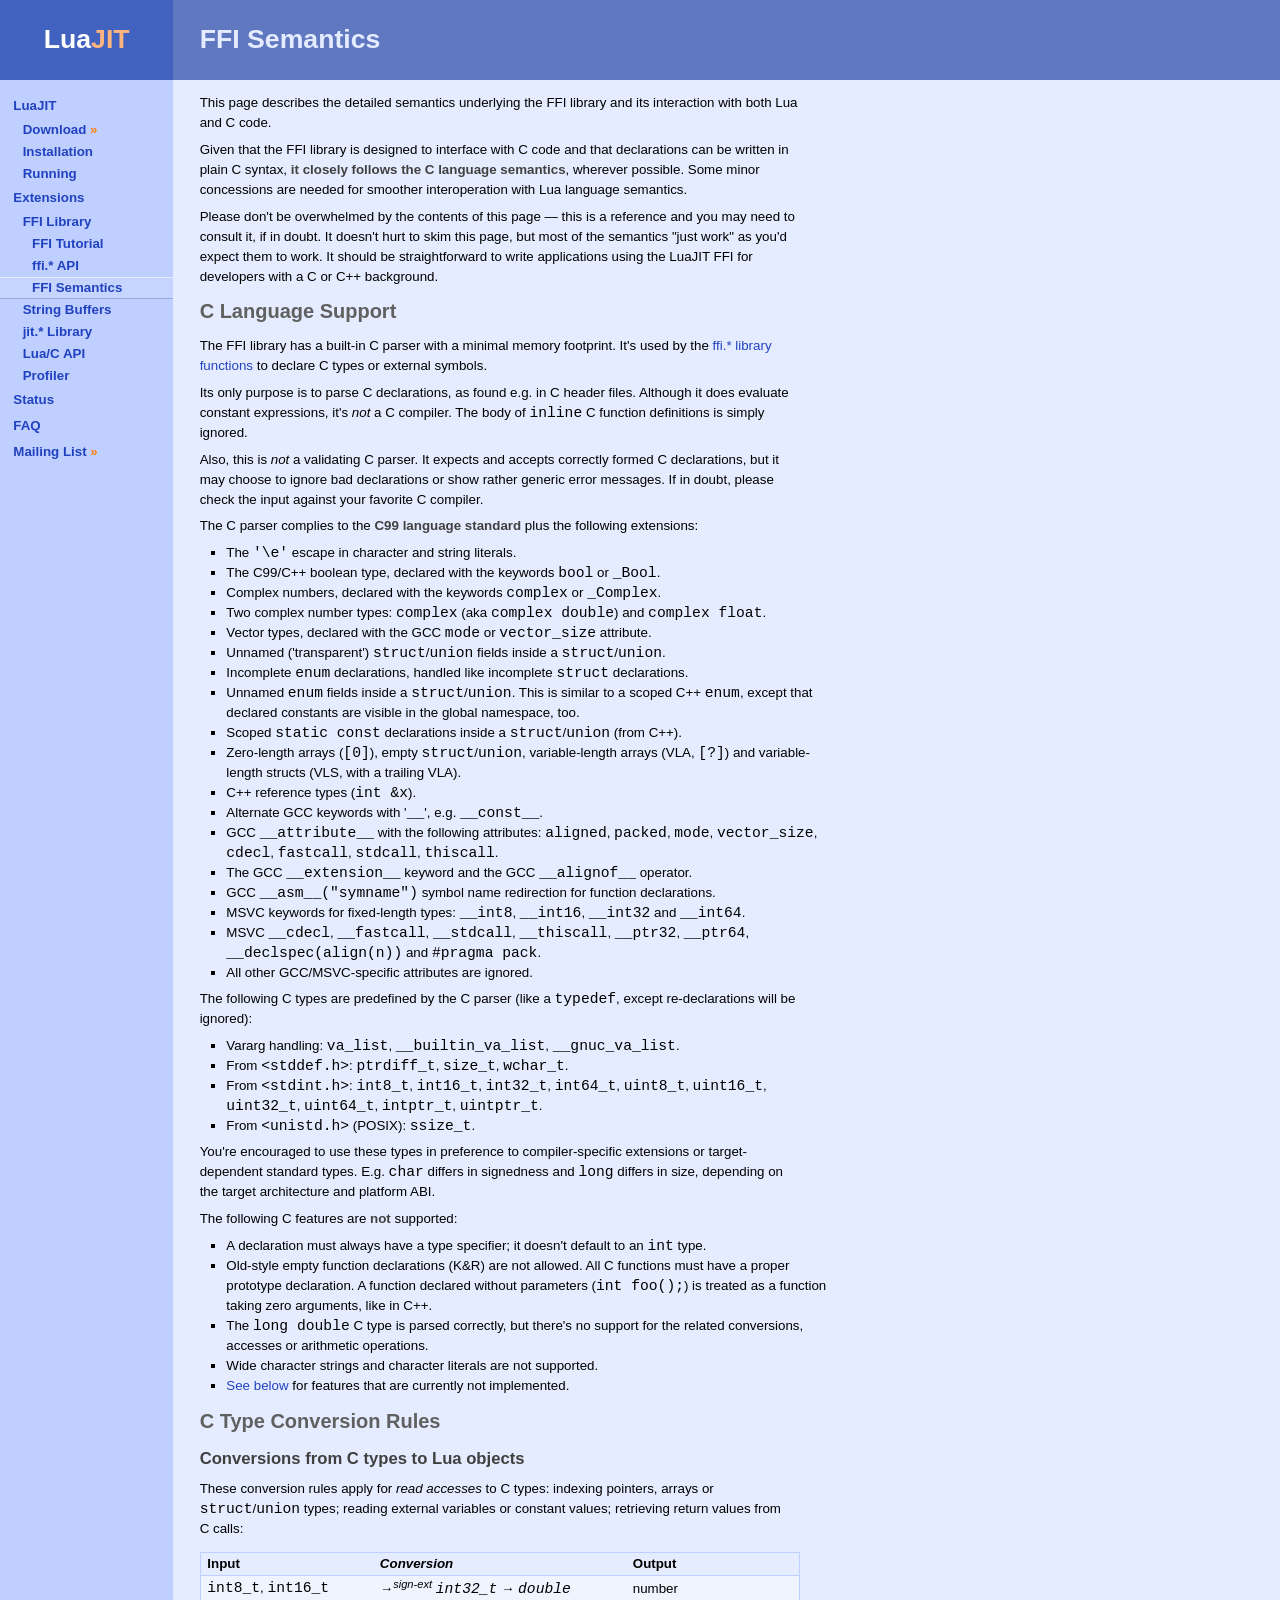
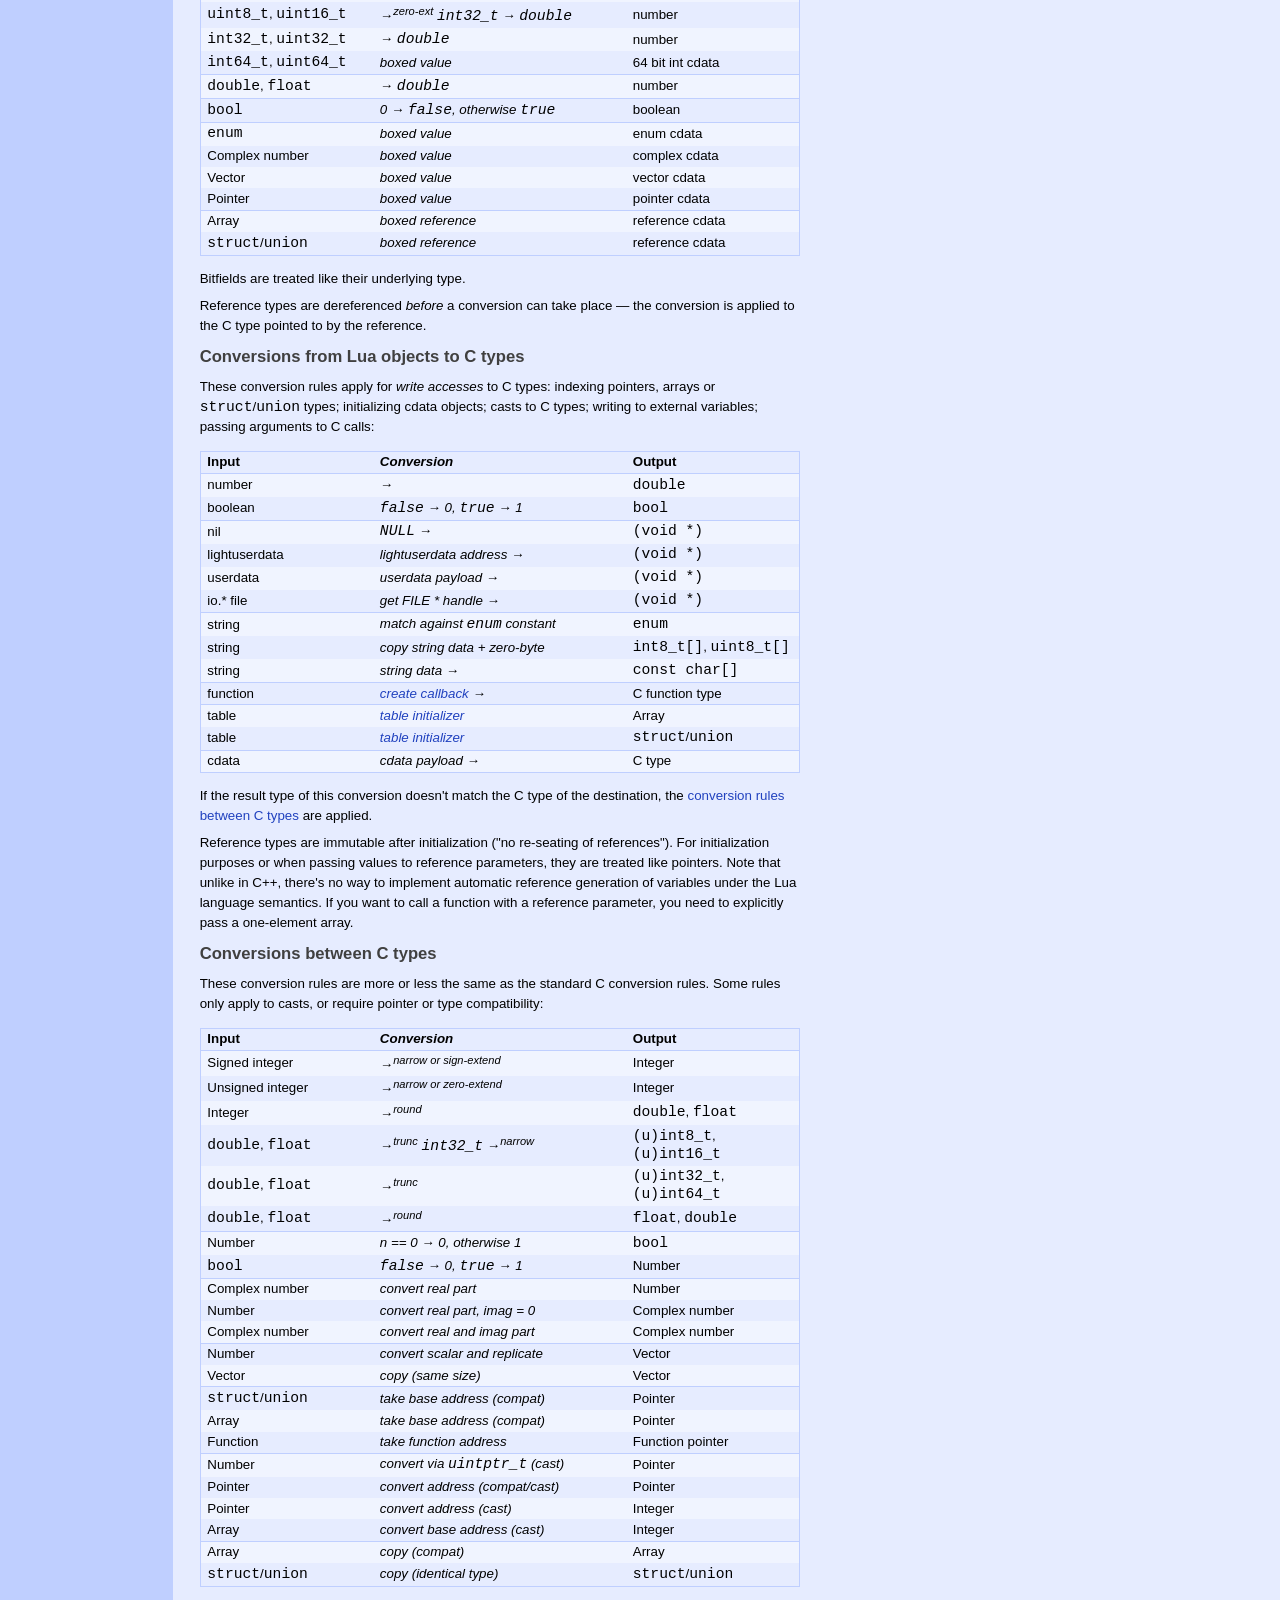
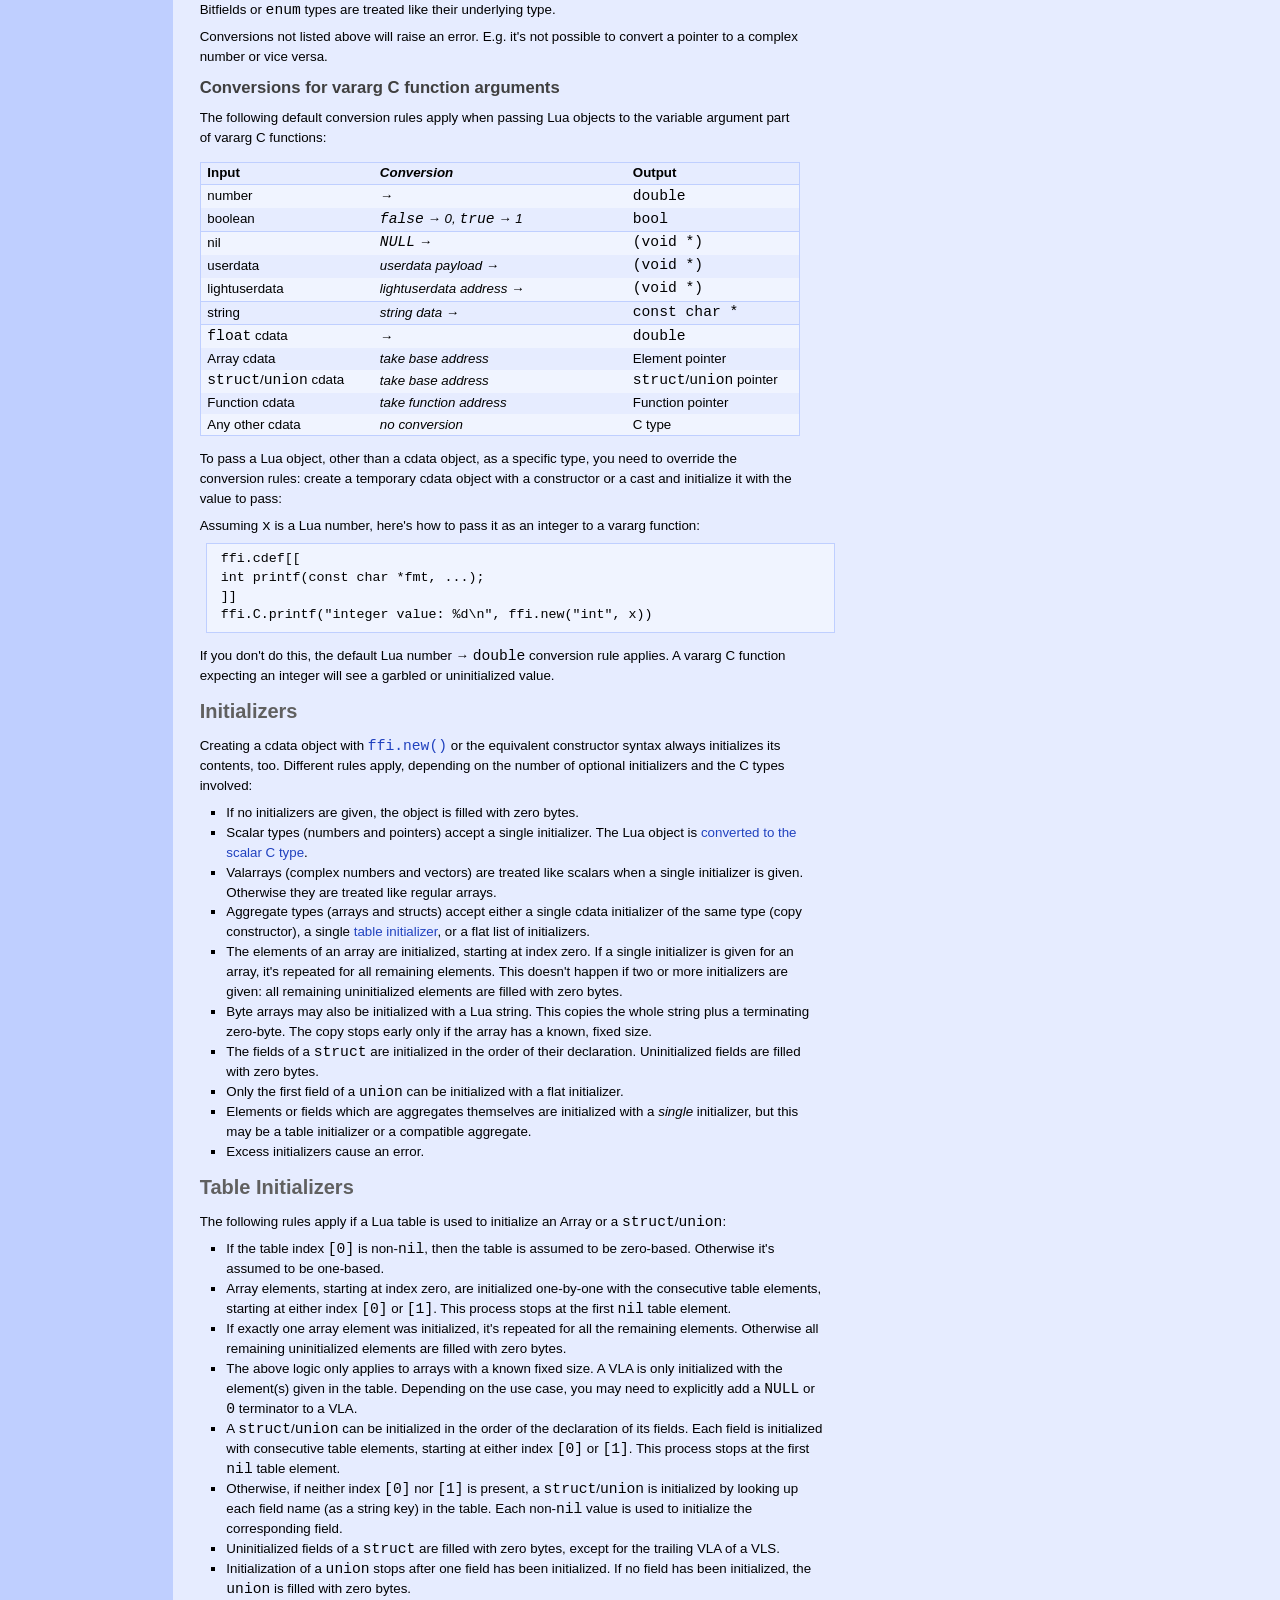
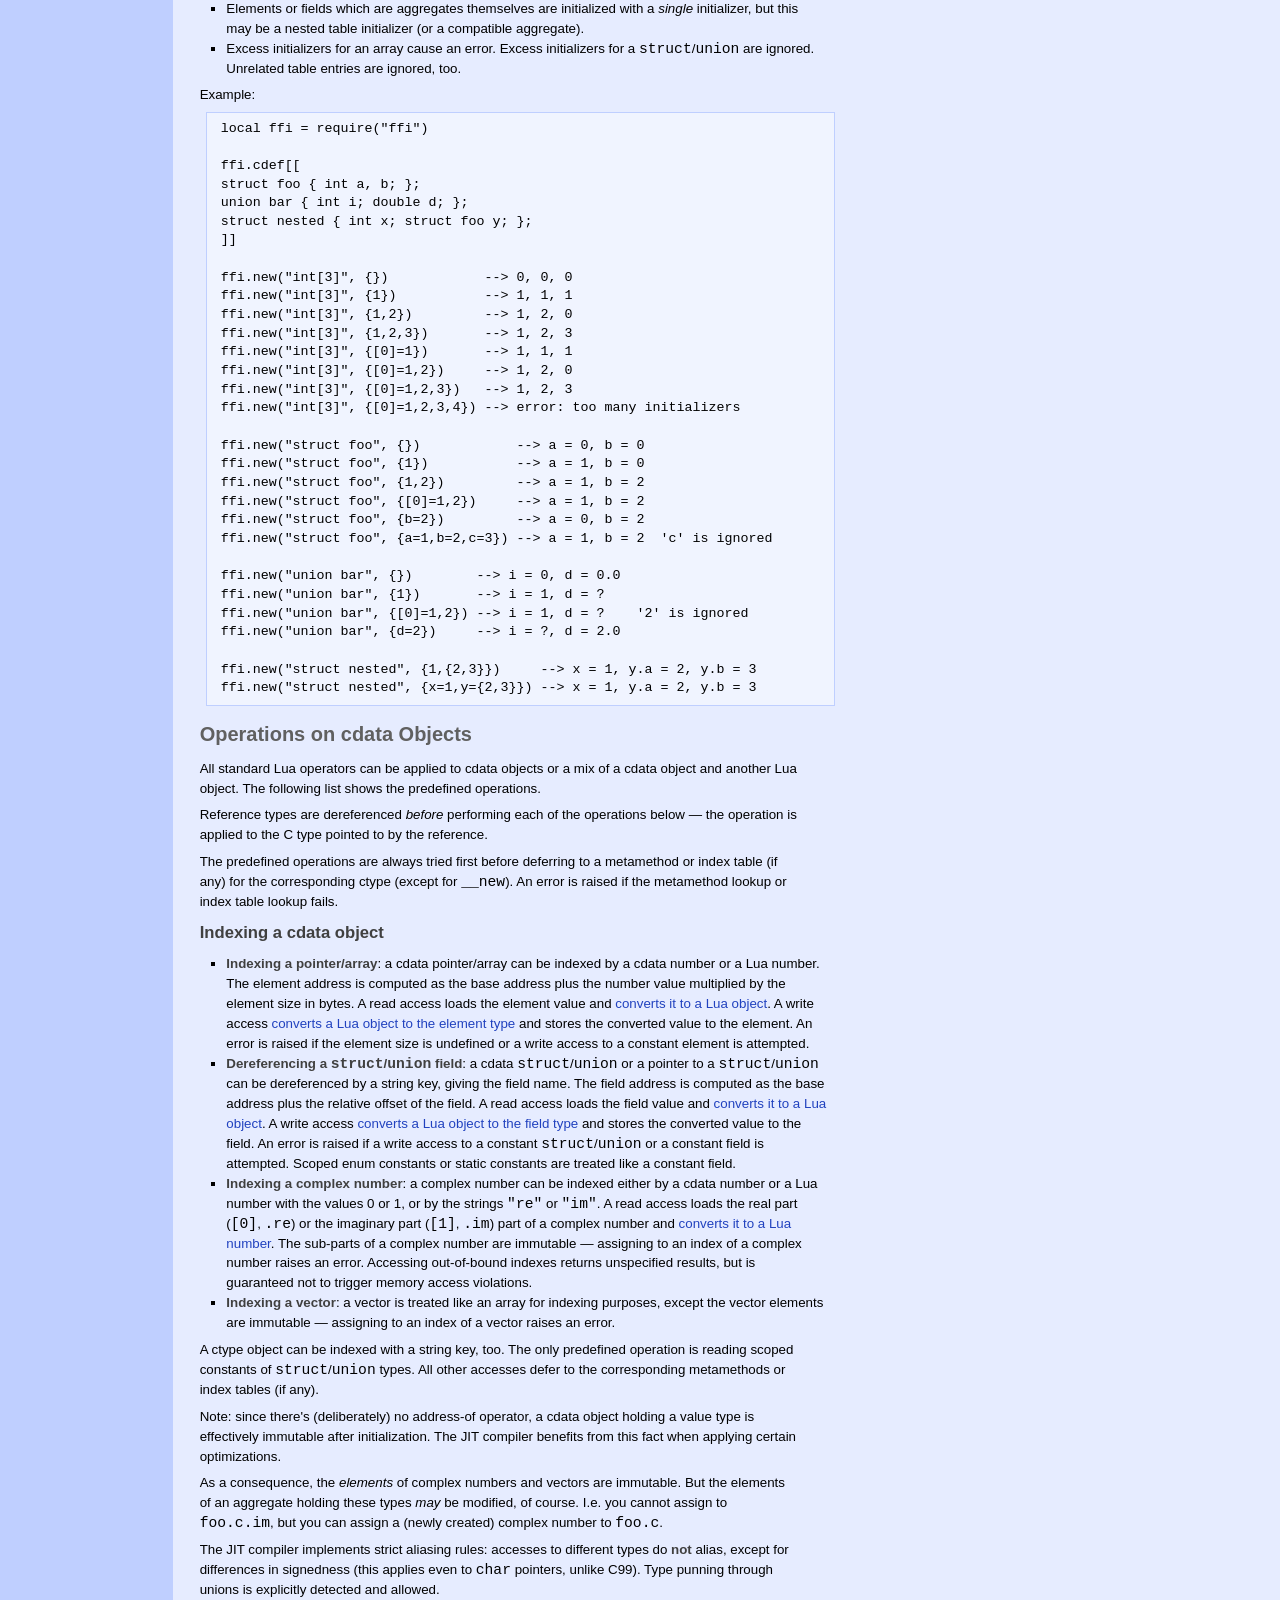
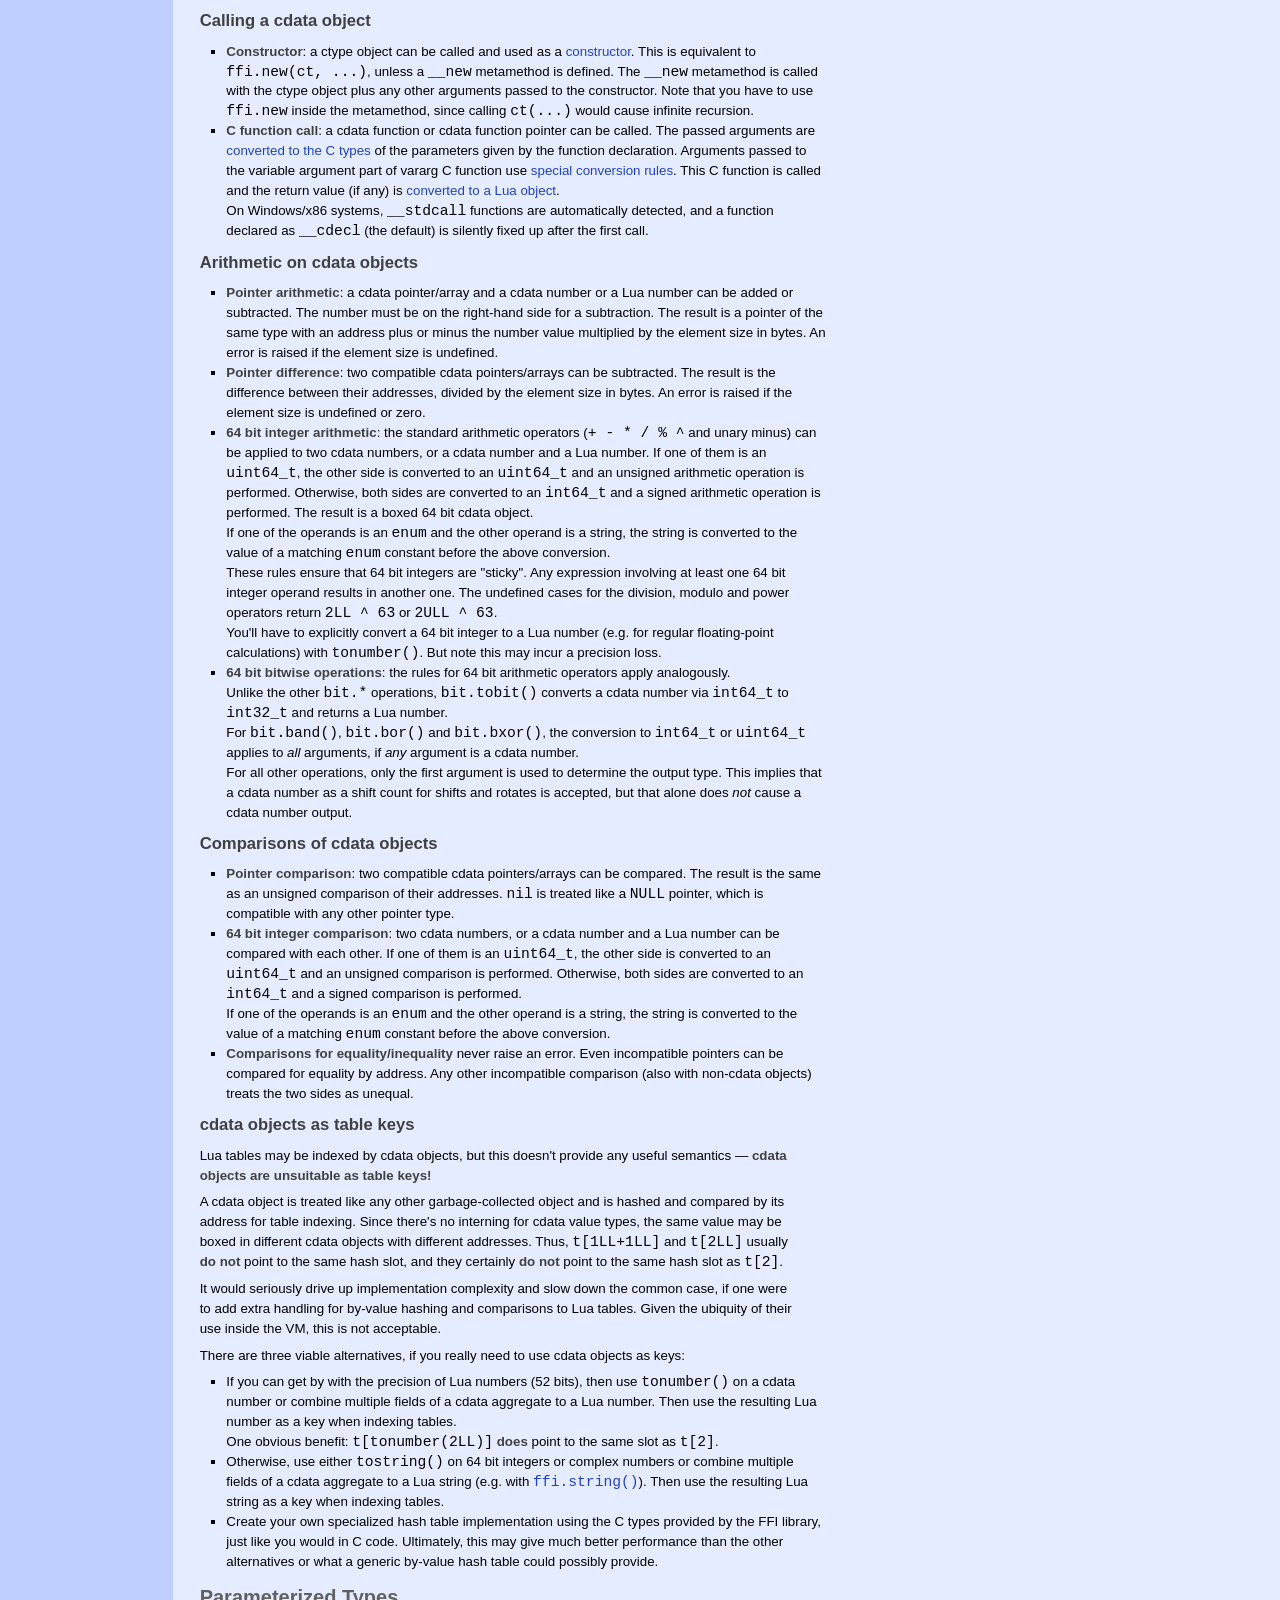
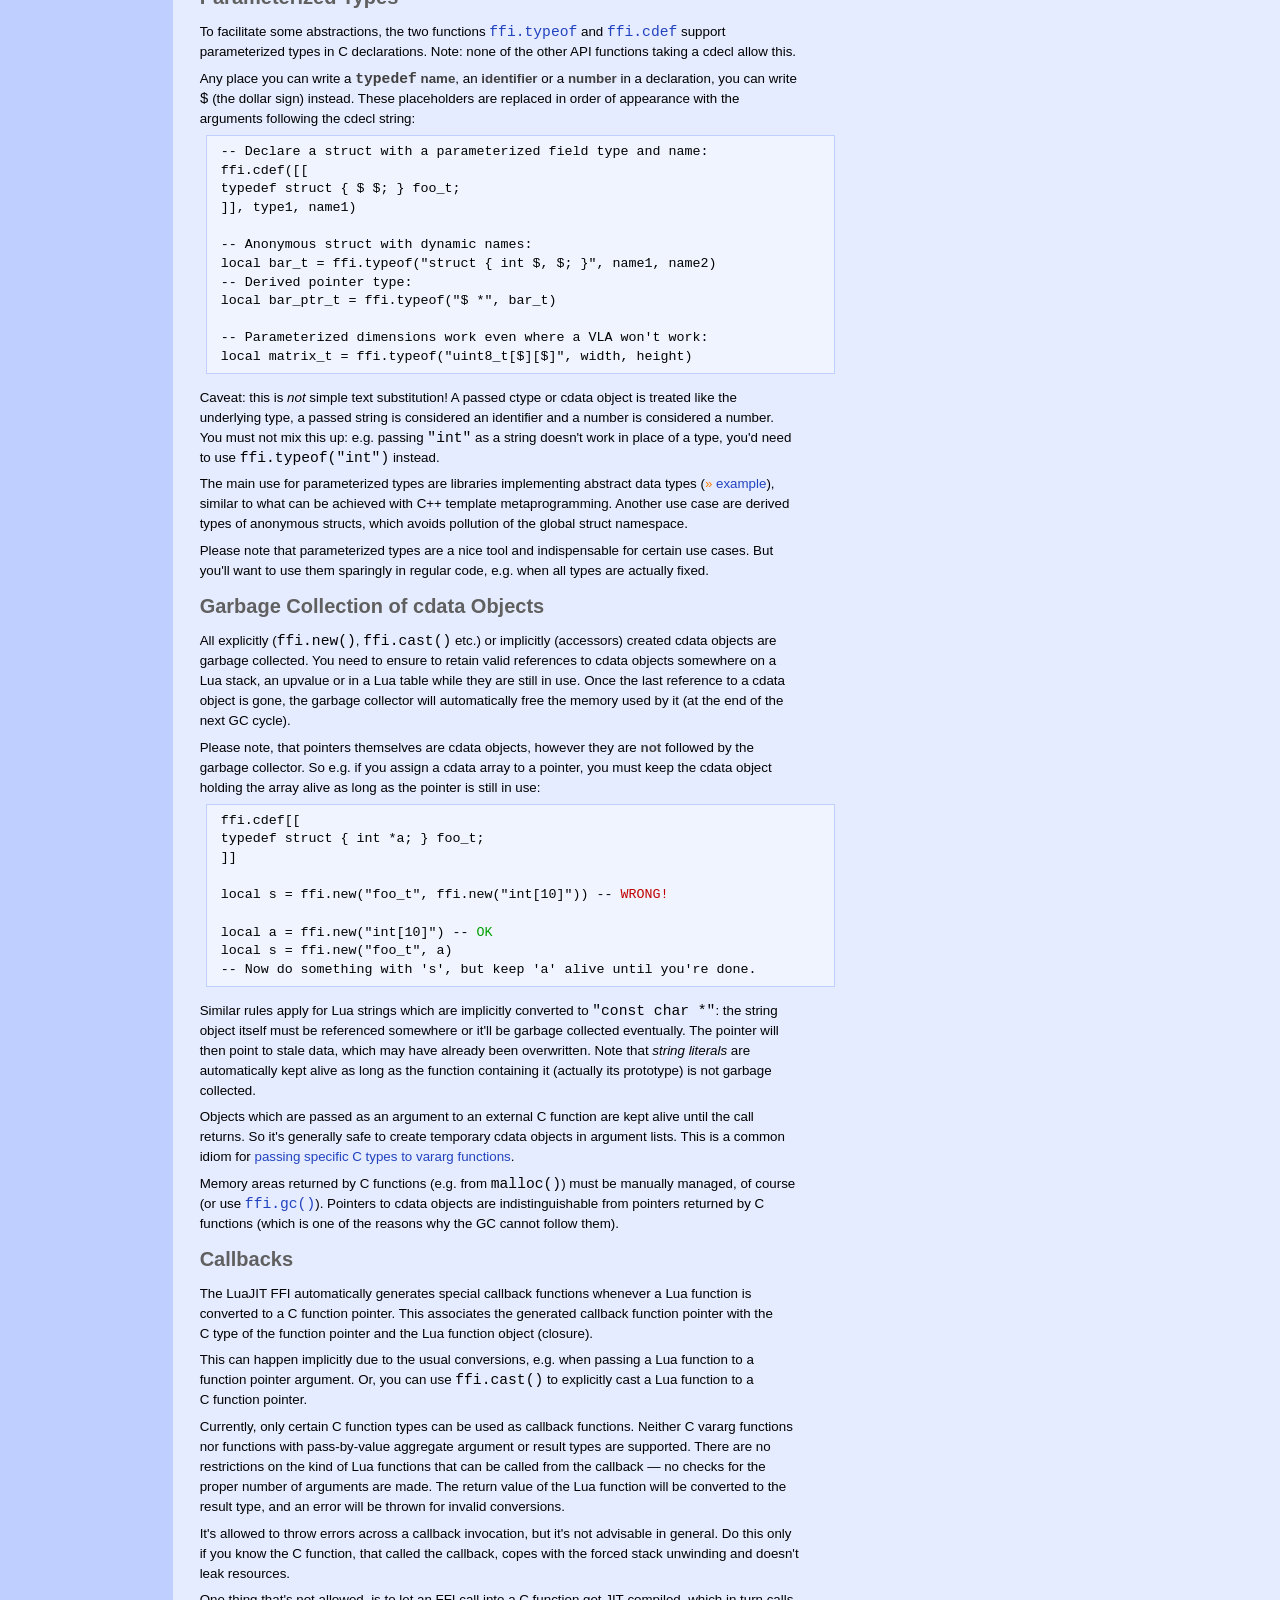
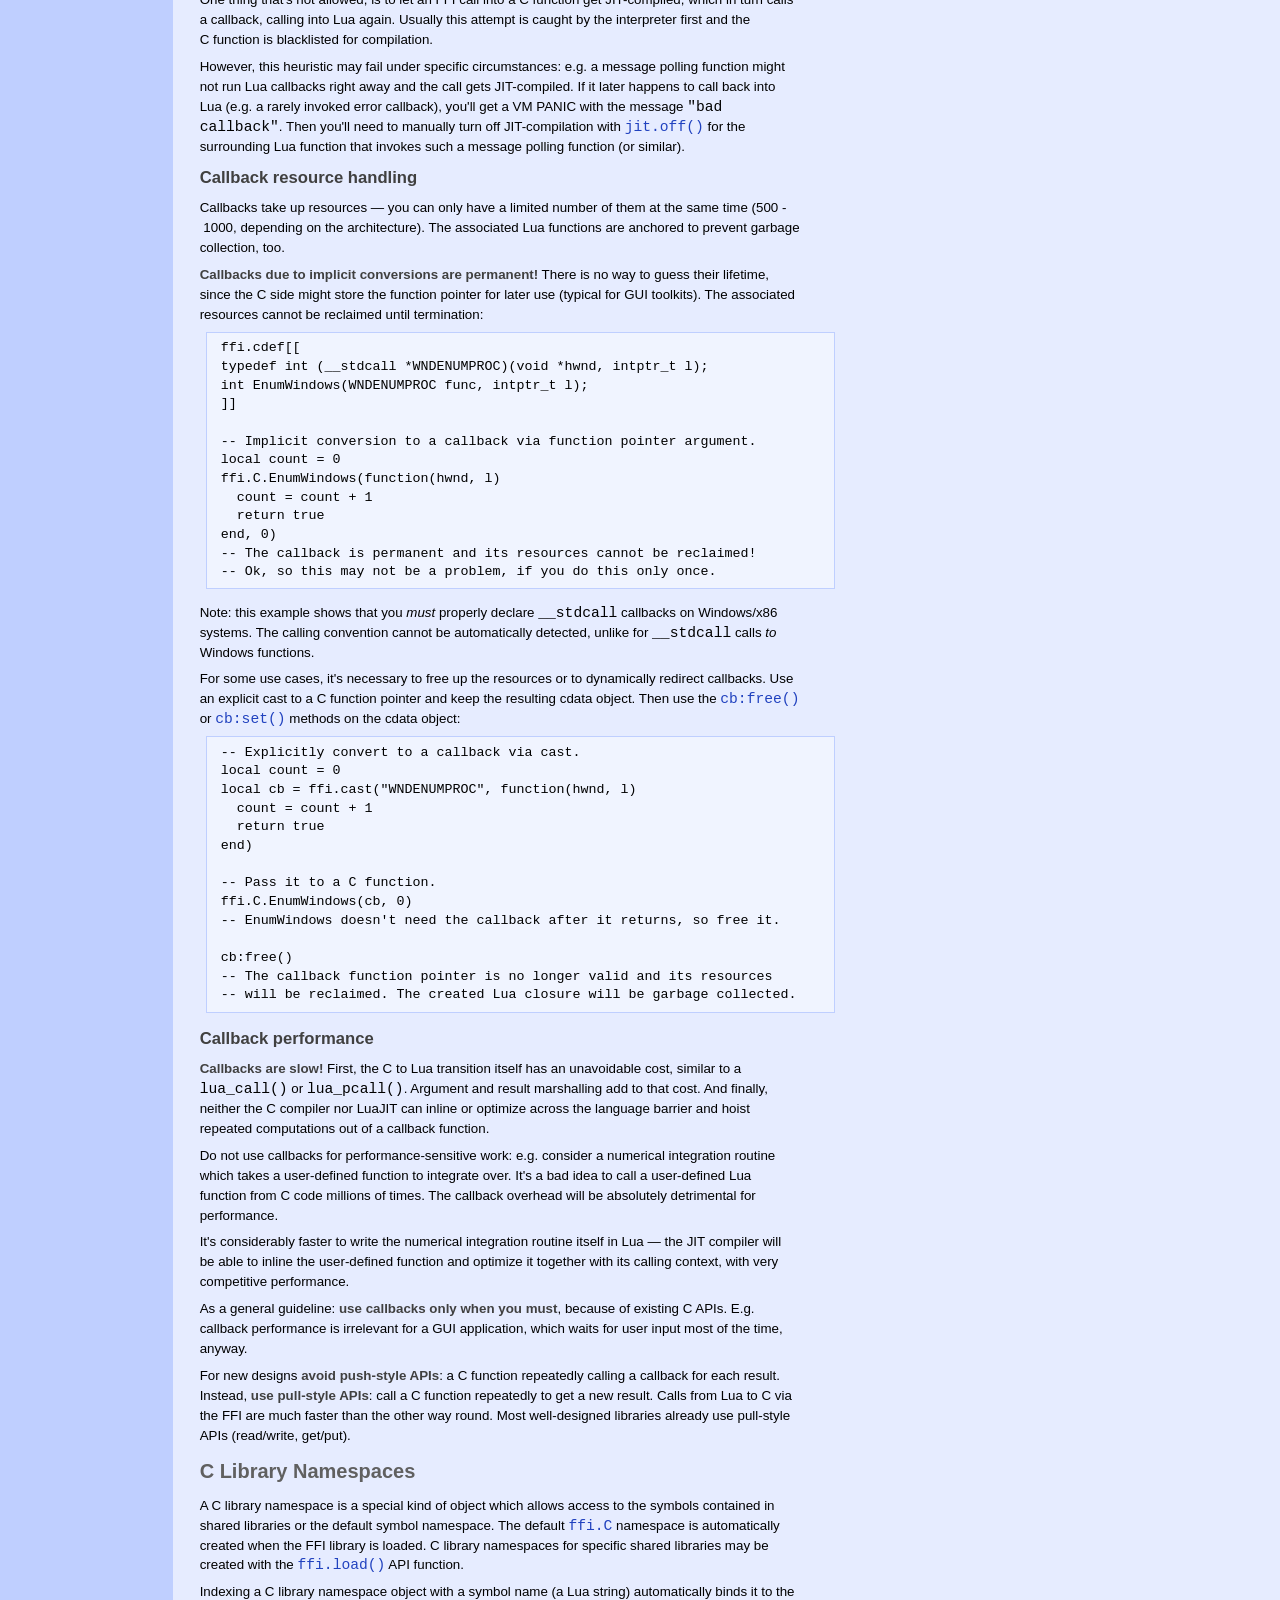
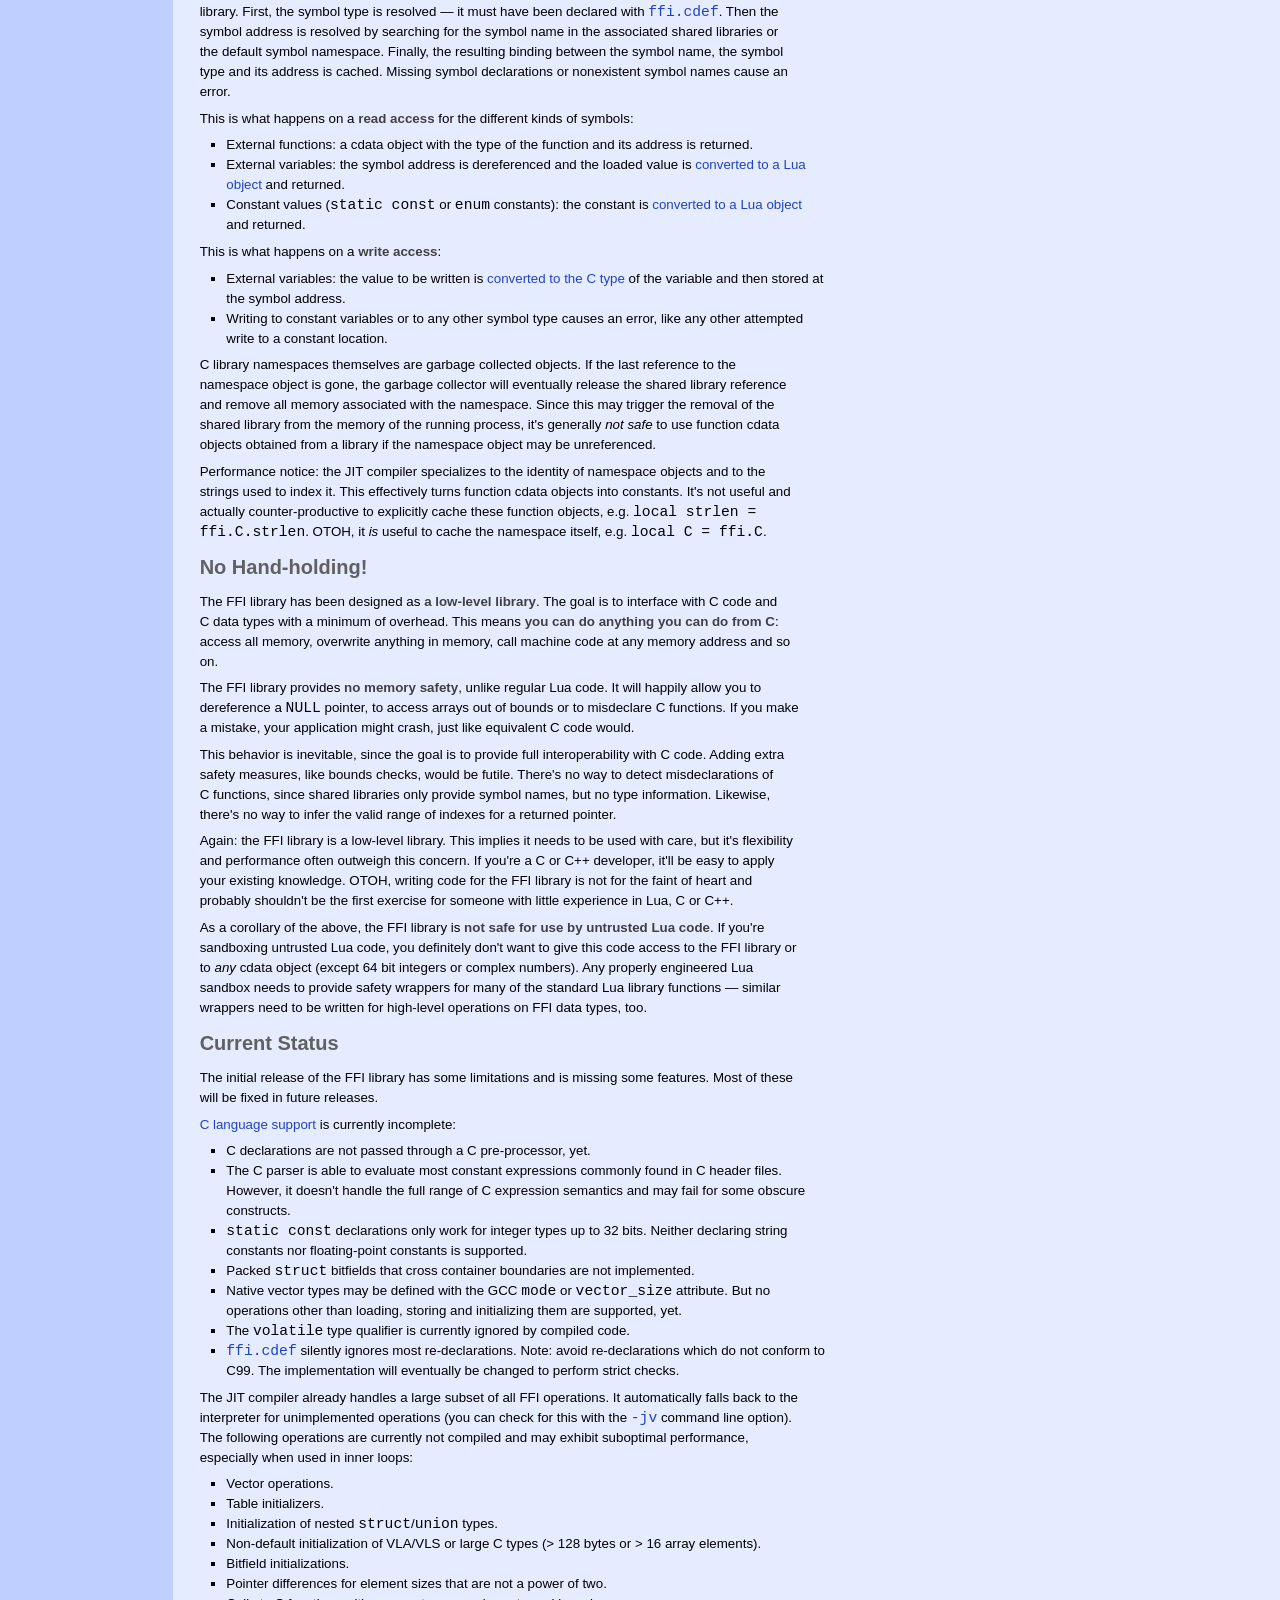
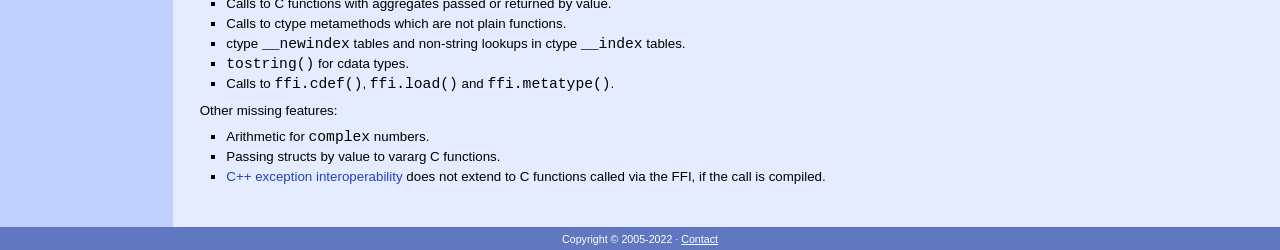
<file: build-deps/sysbench-master/third_party/luajit/luajit/doc/ext_ffi_semantics.html>
<!DOCTYPE html>
<html>
<head>
<title>FFI Semantics</title>
<meta charset="utf-8">
<meta name="Copyright" content="Copyright (C) 2005-2022">
<meta name="Language" content="en">
<link rel="stylesheet" type="text/css" href="bluequad.css" media="screen">
<link rel="stylesheet" type="text/css" href="bluequad-print.css" media="print">
<style type="text/css">
table.convtable { line-height: 1.2; }
tr.convhead td { font-weight: bold; }
td.convop { font-style: italic; width: 40%; }
</style>
</head>
<body>
<div id="site">
<a href="https://luajit.org"><span>Lua<span id="logo">JIT</span></span></a>
</div>
<div id="head">
<h1>FFI Semantics</h1>
</div>
<div id="nav">
<ul><li>
<a href="luajit.html">LuaJIT</a>
<ul><li>
<a href="https://luajit.org/download.html">Download <span class="ext">&raquo;</span></a>
</li><li>
<a href="install.html">Installation</a>
</li><li>
<a href="running.html">Running</a>
</li></ul>
</li><li>
<a href="extensions.html">Extensions</a>
<ul><li>
<a href="ext_ffi.html">FFI Library</a>
<ul><li>
<a href="ext_ffi_tutorial.html">FFI Tutorial</a>
</li><li>
<a href="ext_ffi_api.html">ffi.* API</a>
</li><li>
<a class="current" href="ext_ffi_semantics.html">FFI Semantics</a>
</li></ul>
</li><li>
<a href="ext_buffer.html">String Buffers</a>
</li><li>
<a href="ext_jit.html">jit.* Library</a>
</li><li>
<a href="ext_c_api.html">Lua/C API</a>
</li><li>
<a href="ext_profiler.html">Profiler</a>
</li></ul>
</li><li>
<a href="status.html">Status</a>
</li><li>
<a href="faq.html">FAQ</a>
</li><li>
<a href="https://luajit.org/list.html">Mailing List <span class="ext">&raquo;</span></a>
</li></ul>
</div>
<div id="main">
<p>
This page describes the detailed semantics underlying the FFI library
and its interaction with both Lua and C&nbsp;code.
</p>
<p>
Given that the FFI library is designed to interface with C&nbsp;code
and that declarations can be written in plain C&nbsp;syntax, <b>it
closely follows the C&nbsp;language semantics</b>, wherever possible.
Some minor concessions are needed for smoother interoperation with Lua
language semantics.
</p>
<p>
Please don't be overwhelmed by the contents of this page &mdash; this
is a reference and you may need to consult it, if in doubt. It doesn't
hurt to skim this page, but most of the semantics "just work" as you'd
expect them to work. It should be straightforward to write
applications using the LuaJIT FFI for developers with a C or C++
background.
</p>

<h2 id="clang">C Language Support</h2>
<p>
The FFI library has a built-in C&nbsp;parser with a minimal memory
footprint. It's used by the <a href="ext_ffi_api.html">ffi.* library
functions</a> to declare C&nbsp;types or external symbols.
</p>
<p>
Its only purpose is to parse C&nbsp;declarations, as found e.g. in
C&nbsp;header files. Although it does evaluate constant expressions,
it's <em>not</em> a C&nbsp;compiler. The body of <tt>inline</tt>
C&nbsp;function definitions is simply ignored.
</p>
<p>
Also, this is <em>not</em> a validating C&nbsp;parser. It expects and
accepts correctly formed C&nbsp;declarations, but it may choose to
ignore bad declarations or show rather generic error messages. If in
doubt, please check the input against your favorite C&nbsp;compiler.
</p>
<p>
The C&nbsp;parser complies to the <b>C99 language standard</b> plus
the following extensions:
</p>
<ul>

<li>The <tt>'\e'</tt> escape in character and string literals.</li>

<li>The C99/C++ boolean type, declared with the keywords <tt>bool</tt>
or <tt>_Bool</tt>.</li>

<li>Complex numbers, declared with the keywords <tt>complex</tt> or
<tt>_Complex</tt>.</li>

<li>Two complex number types: <tt>complex</tt> (aka
<tt>complex&nbsp;double</tt>) and <tt>complex&nbsp;float</tt>.</li>

<li>Vector types, declared with the GCC <tt>mode</tt> or
<tt>vector_size</tt> attribute.</li>

<li>Unnamed ('transparent') <tt>struct</tt>/<tt>union</tt> fields
inside a <tt>struct</tt>/<tt>union</tt>.</li>

<li>Incomplete <tt>enum</tt> declarations, handled like incomplete
<tt>struct</tt> declarations.</li>

<li>Unnamed <tt>enum</tt> fields inside a
<tt>struct</tt>/<tt>union</tt>. This is similar to a scoped C++
<tt>enum</tt>, except that declared constants are visible in the
global namespace, too.</li>

<li>Scoped <tt>static&nbsp;const</tt> declarations inside a
<tt>struct</tt>/<tt>union</tt> (from C++).</li>

<li>Zero-length arrays (<tt>[0]</tt>), empty
<tt>struct</tt>/<tt>union</tt>, variable-length arrays (VLA,
<tt>[?]</tt>) and variable-length structs (VLS, with a trailing
VLA).</li>

<li>C++ reference types (<tt>int&nbsp;&amp;x</tt>).</li>

<li>Alternate GCC keywords with '<tt>__</tt>', e.g.
<tt>__const__</tt>.</li>

<li>GCC <tt>__attribute__</tt> with the following attributes:
<tt>aligned</tt>, <tt>packed</tt>, <tt>mode</tt>,
<tt>vector_size</tt>, <tt>cdecl</tt>, <tt>fastcall</tt>,
<tt>stdcall</tt>, <tt>thiscall</tt>.</li>

<li>The GCC <tt>__extension__</tt> keyword and the GCC
<tt>__alignof__</tt> operator.</li>

<li>GCC <tt>__asm__("symname")</tt> symbol name redirection for
function declarations.</li>

<li>MSVC keywords for fixed-length types: <tt>__int8</tt>,
<tt>__int16</tt>, <tt>__int32</tt> and <tt>__int64</tt>.</li>

<li>MSVC <tt>__cdecl</tt>, <tt>__fastcall</tt>, <tt>__stdcall</tt>,
<tt>__thiscall</tt>, <tt>__ptr32</tt>, <tt>__ptr64</tt>,
<tt>__declspec(align(n))</tt> and <tt>#pragma&nbsp;pack</tt>.</li>

<li>All other GCC/MSVC-specific attributes are ignored.</li>

</ul>
<p>
The following C&nbsp;types are predefined by the C&nbsp;parser (like
a <tt>typedef</tt>, except re-declarations will be ignored):
</p>
<ul>

<li>Vararg handling: <tt>va_list</tt>, <tt>__builtin_va_list</tt>,
<tt>__gnuc_va_list</tt>.</li>

<li>From <tt>&lt;stddef.h&gt;</tt>: <tt>ptrdiff_t</tt>,
<tt>size_t</tt>, <tt>wchar_t</tt>.</li>

<li>From <tt>&lt;stdint.h&gt;</tt>: <tt>int8_t</tt>, <tt>int16_t</tt>,
<tt>int32_t</tt>, <tt>int64_t</tt>, <tt>uint8_t</tt>,
<tt>uint16_t</tt>, <tt>uint32_t</tt>, <tt>uint64_t</tt>,
<tt>intptr_t</tt>, <tt>uintptr_t</tt>.</li>

<li>From <tt>&lt;unistd.h&gt;</tt> (POSIX): <tt>ssize_t</tt>.</li>

</ul>
<p>
You're encouraged to use these types in preference to
compiler-specific extensions or target-dependent standard types.
E.g. <tt>char</tt> differs in signedness and <tt>long</tt> differs in
size, depending on the target architecture and platform ABI.
</p>
<p>
The following C&nbsp;features are <b>not</b> supported:
</p>
<ul>

<li>A declaration must always have a type specifier; it doesn't
default to an <tt>int</tt> type.</li>

<li>Old-style empty function declarations (K&amp;R) are not allowed.
All C&nbsp;functions must have a proper prototype declaration. A
function declared without parameters (<tt>int&nbsp;foo();</tt>) is
treated as a function taking zero arguments, like in C++.</li>

<li>The <tt>long double</tt> C&nbsp;type is parsed correctly, but
there's no support for the related conversions, accesses or arithmetic
operations.</li>

<li>Wide character strings and character literals are not
supported.</li>

<li><a href="#status">See below</a> for features that are currently
not implemented.</li>

</ul>

<h2 id="convert">C Type Conversion Rules</h2>

<h3 id="convert_tolua">Conversions from C&nbsp;types to Lua objects</h3>
<p>
These conversion rules apply for <em>read accesses</em> to
C&nbsp;types: indexing pointers, arrays or
<tt>struct</tt>/<tt>union</tt> types; reading external variables or
constant values; retrieving return values from C&nbsp;calls:
</p>
<table class="convtable">
<tr class="convhead">
<td class="convin">Input</td>
<td class="convop">Conversion</td>
<td class="convout">Output</td>
</tr>
<tr class="odd separate">
<td class="convin"><tt>int8_t</tt>, <tt>int16_t</tt></td><td class="convop">&rarr;<sup>sign-ext</sup> <tt>int32_t</tt> &rarr; <tt>double</tt></td><td class="convout">number</td></tr>
<tr class="even">
<td class="convin"><tt>uint8_t</tt>, <tt>uint16_t</tt></td><td class="convop">&rarr;<sup>zero-ext</sup> <tt>int32_t</tt> &rarr; <tt>double</tt></td><td class="convout">number</td></tr>
<tr class="odd">
<td class="convin"><tt>int32_t</tt>, <tt>uint32_t</tt></td><td class="convop">&rarr; <tt>double</tt></td><td class="convout">number</td></tr>
<tr class="even">
<td class="convin"><tt>int64_t</tt>, <tt>uint64_t</tt></td><td class="convop">boxed value</td><td class="convout">64 bit int cdata</td></tr>
<tr class="odd separate">
<td class="convin"><tt>double</tt>, <tt>float</tt></td><td class="convop">&rarr; <tt>double</tt></td><td class="convout">number</td></tr>
<tr class="even separate">
<td class="convin"><tt>bool</tt></td><td class="convop">0 &rarr; <tt>false</tt>, otherwise <tt>true</tt></td><td class="convout">boolean</td></tr>
<tr class="odd separate">
<td class="convin"><tt>enum</tt></td><td class="convop">boxed value</td><td class="convout">enum cdata</td></tr>
<tr class="even">
<td class="convin">Complex number</td><td class="convop">boxed value</td><td class="convout">complex cdata</td></tr>
<tr class="odd">
<td class="convin">Vector</td><td class="convop">boxed value</td><td class="convout">vector cdata</td></tr>
<tr class="even">
<td class="convin">Pointer</td><td class="convop">boxed value</td><td class="convout">pointer cdata</td></tr>
<tr class="odd separate">
<td class="convin">Array</td><td class="convop">boxed reference</td><td class="convout">reference cdata</td></tr>
<tr class="even">
<td class="convin"><tt>struct</tt>/<tt>union</tt></td><td class="convop">boxed reference</td><td class="convout">reference cdata</td></tr>
</table>
<p>
Bitfields are treated like their underlying type.
</p>
<p>
Reference types are dereferenced <em>before</em> a conversion can take
place &mdash; the conversion is applied to the C&nbsp;type pointed to
by the reference.
</p>

<h3 id="convert_fromlua">Conversions from Lua objects to C&nbsp;types</h3>
<p>
These conversion rules apply for <em>write accesses</em> to
C&nbsp;types: indexing pointers, arrays or
<tt>struct</tt>/<tt>union</tt> types; initializing cdata objects;
casts to C&nbsp;types; writing to external variables; passing
arguments to C&nbsp;calls:
</p>
<table class="convtable">
<tr class="convhead">
<td class="convin">Input</td>
<td class="convop">Conversion</td>
<td class="convout">Output</td>
</tr>
<tr class="odd separate">
<td class="convin">number</td><td class="convop">&rarr;</td><td class="convout"><tt>double</tt></td></tr>
<tr class="even">
<td class="convin">boolean</td><td class="convop"><tt>false</tt> &rarr; 0, <tt>true</tt> &rarr; 1</td><td class="convout"><tt>bool</tt></td></tr>
<tr class="odd separate">
<td class="convin">nil</td><td class="convop"><tt>NULL</tt> &rarr;</td><td class="convout"><tt>(void *)</tt></td></tr>
<tr class="even">
<td class="convin">lightuserdata</td><td class="convop">lightuserdata address &rarr;</td><td class="convout"><tt>(void *)</tt></td></tr>
<tr class="odd">
<td class="convin">userdata</td><td class="convop">userdata payload &rarr;</td><td class="convout"><tt>(void *)</tt></td></tr>
<tr class="even">
<td class="convin">io.* file</td><td class="convop">get FILE * handle &rarr;</td><td class="convout"><tt>(void *)</tt></td></tr>
<tr class="odd separate">
<td class="convin">string</td><td class="convop">match against <tt>enum</tt> constant</td><td class="convout"><tt>enum</tt></td></tr>
<tr class="even">
<td class="convin">string</td><td class="convop">copy string data + zero-byte</td><td class="convout"><tt>int8_t[]</tt>, <tt>uint8_t[]</tt></td></tr>
<tr class="odd">
<td class="convin">string</td><td class="convop">string data &rarr;</td><td class="convout"><tt>const char[]</tt></td></tr>
<tr class="even separate">
<td class="convin">function</td><td class="convop"><a href="#callback">create callback</a> &rarr;</td><td class="convout">C function type</td></tr>
<tr class="odd separate">
<td class="convin">table</td><td class="convop"><a href="#init_table">table initializer</a></td><td class="convout">Array</td></tr>
<tr class="even">
<td class="convin">table</td><td class="convop"><a href="#init_table">table initializer</a></td><td class="convout"><tt>struct</tt>/<tt>union</tt></td></tr>
<tr class="odd separate">
<td class="convin">cdata</td><td class="convop">cdata payload &rarr;</td><td class="convout">C type</td></tr>
</table>
<p>
If the result type of this conversion doesn't match the
C&nbsp;type of the destination, the
<a href="#convert_between">conversion rules between C&nbsp;types</a>
are applied.
</p>
<p>
Reference types are immutable after initialization ("no re-seating of
references"). For initialization purposes or when passing values to
reference parameters, they are treated like pointers. Note that unlike
in C++, there's no way to implement automatic reference generation of
variables under the Lua language semantics. If you want to call a
function with a reference parameter, you need to explicitly pass a
one-element array.
</p>

<h3 id="convert_between">Conversions between C&nbsp;types</h3>
<p>
These conversion rules are more or less the same as the standard
C&nbsp;conversion rules. Some rules only apply to casts, or require
pointer or type compatibility:
</p>
<table class="convtable">
<tr class="convhead">
<td class="convin">Input</td>
<td class="convop">Conversion</td>
<td class="convout">Output</td>
</tr>
<tr class="odd separate">
<td class="convin">Signed integer</td><td class="convop">&rarr;<sup>narrow or sign-extend</sup></td><td class="convout">Integer</td></tr>
<tr class="even">
<td class="convin">Unsigned integer</td><td class="convop">&rarr;<sup>narrow or zero-extend</sup></td><td class="convout">Integer</td></tr>
<tr class="odd">
<td class="convin">Integer</td><td class="convop">&rarr;<sup>round</sup></td><td class="convout"><tt>double</tt>, <tt>float</tt></td></tr>
<tr class="even">
<td class="convin"><tt>double</tt>, <tt>float</tt></td><td class="convop">&rarr;<sup>trunc</sup> <tt>int32_t</tt> &rarr;<sup>narrow</sup></td><td class="convout"><tt>(u)int8_t</tt>, <tt>(u)int16_t</tt></td></tr>
<tr class="odd">
<td class="convin"><tt>double</tt>, <tt>float</tt></td><td class="convop">&rarr;<sup>trunc</sup></td><td class="convout"><tt>(u)int32_t</tt>, <tt>(u)int64_t</tt></td></tr>
<tr class="even">
<td class="convin"><tt>double</tt>, <tt>float</tt></td><td class="convop">&rarr;<sup>round</sup></td><td class="convout"><tt>float</tt>, <tt>double</tt></td></tr>
<tr class="odd separate">
<td class="convin">Number</td><td class="convop">n == 0 &rarr; 0, otherwise 1</td><td class="convout"><tt>bool</tt></td></tr>
<tr class="even">
<td class="convin"><tt>bool</tt></td><td class="convop"><tt>false</tt> &rarr; 0, <tt>true</tt> &rarr; 1</td><td class="convout">Number</td></tr>
<tr class="odd separate">
<td class="convin">Complex number</td><td class="convop">convert real part</td><td class="convout">Number</td></tr>
<tr class="even">
<td class="convin">Number</td><td class="convop">convert real part, imag = 0</td><td class="convout">Complex number</td></tr>
<tr class="odd">
<td class="convin">Complex number</td><td class="convop">convert real and imag part</td><td class="convout">Complex number</td></tr>
<tr class="even separate">
<td class="convin">Number</td><td class="convop">convert scalar and replicate</td><td class="convout">Vector</td></tr>
<tr class="odd">
<td class="convin">Vector</td><td class="convop">copy (same size)</td><td class="convout">Vector</td></tr>
<tr class="even separate">
<td class="convin"><tt>struct</tt>/<tt>union</tt></td><td class="convop">take base address (compat)</td><td class="convout">Pointer</td></tr>
<tr class="odd">
<td class="convin">Array</td><td class="convop">take base address (compat)</td><td class="convout">Pointer</td></tr>
<tr class="even">
<td class="convin">Function</td><td class="convop">take function address</td><td class="convout">Function pointer</td></tr>
<tr class="odd separate">
<td class="convin">Number</td><td class="convop">convert via <tt>uintptr_t</tt> (cast)</td><td class="convout">Pointer</td></tr>
<tr class="even">
<td class="convin">Pointer</td><td class="convop">convert address (compat/cast)</td><td class="convout">Pointer</td></tr>
<tr class="odd">
<td class="convin">Pointer</td><td class="convop">convert address (cast)</td><td class="convout">Integer</td></tr>
<tr class="even">
<td class="convin">Array</td><td class="convop">convert base address (cast)</td><td class="convout">Integer</td></tr>
<tr class="odd separate">
<td class="convin">Array</td><td class="convop">copy (compat)</td><td class="convout">Array</td></tr>
<tr class="even">
<td class="convin"><tt>struct</tt>/<tt>union</tt></td><td class="convop">copy (identical type)</td><td class="convout"><tt>struct</tt>/<tt>union</tt></td></tr>
</table>
<p>
Bitfields or <tt>enum</tt> types are treated like their underlying
type.
</p>
<p>
Conversions not listed above will raise an error. E.g. it's not
possible to convert a pointer to a complex number or vice versa.
</p>

<h3 id="convert_vararg">Conversions for vararg C&nbsp;function arguments</h3>
<p>
The following default conversion rules apply when passing Lua objects
to the variable argument part of vararg C&nbsp;functions:
</p>
<table class="convtable">
<tr class="convhead">
<td class="convin">Input</td>
<td class="convop">Conversion</td>
<td class="convout">Output</td>
</tr>
<tr class="odd separate">
<td class="convin">number</td><td class="convop">&rarr;</td><td class="convout"><tt>double</tt></td></tr>
<tr class="even">
<td class="convin">boolean</td><td class="convop"><tt>false</tt> &rarr; 0, <tt>true</tt> &rarr; 1</td><td class="convout"><tt>bool</tt></td></tr>
<tr class="odd separate">
<td class="convin">nil</td><td class="convop"><tt>NULL</tt> &rarr;</td><td class="convout"><tt>(void *)</tt></td></tr>
<tr class="even">
<td class="convin">userdata</td><td class="convop">userdata payload &rarr;</td><td class="convout"><tt>(void *)</tt></td></tr>
<tr class="odd">
<td class="convin">lightuserdata</td><td class="convop">lightuserdata address &rarr;</td><td class="convout"><tt>(void *)</tt></td></tr>
<tr class="even separate">
<td class="convin">string</td><td class="convop">string data &rarr;</td><td class="convout"><tt>const char *</tt></td></tr>
<tr class="odd separate">
<td class="convin"><tt>float</tt> cdata</td><td class="convop">&rarr;</td><td class="convout"><tt>double</tt></td></tr>
<tr class="even">
<td class="convin">Array cdata</td><td class="convop">take base address</td><td class="convout">Element pointer</td></tr>
<tr class="odd">
<td class="convin"><tt>struct</tt>/<tt>union</tt> cdata</td><td class="convop">take base address</td><td class="convout"><tt>struct</tt>/<tt>union</tt> pointer</td></tr>
<tr class="even">
<td class="convin">Function cdata</td><td class="convop">take function address</td><td class="convout">Function pointer</td></tr>
<tr class="odd">
<td class="convin">Any other cdata</td><td class="convop">no conversion</td><td class="convout">C type</td></tr>
</table>
<p>
To pass a Lua object, other than a cdata object, as a specific type,
you need to override the conversion rules: create a temporary cdata
object with a constructor or a cast and initialize it with the value
to pass:
</p>
<p>
Assuming <tt>x</tt> is a Lua number, here's how to pass it as an
integer to a vararg function:
</p>
<pre class="code">
ffi.cdef[[
int printf(const char *fmt, ...);
]]
ffi.C.printf("integer value: %d\n", ffi.new("int", x))
</pre>
<p>
If you don't do this, the default Lua number &rarr; <tt>double</tt>
conversion rule applies. A vararg C&nbsp;function expecting an integer
will see a garbled or uninitialized value.
</p>

<h2 id="init">Initializers</h2>
<p>
Creating a cdata object with
<a href="ext_ffi_api.html#ffi_new"><tt>ffi.new()</tt></a> or the
equivalent constructor syntax always initializes its contents, too.
Different rules apply, depending on the number of optional
initializers and the C&nbsp;types involved:
</p>
<ul>
<li>If no initializers are given, the object is filled with zero bytes.</li>

<li>Scalar types (numbers and pointers) accept a single initializer.
The Lua object is <a href="#convert_fromlua">converted to the scalar
C&nbsp;type</a>.</li>

<li>Valarrays (complex numbers and vectors) are treated like scalars
when a single initializer is given. Otherwise they are treated like
regular arrays.</li>

<li>Aggregate types (arrays and structs) accept either a single cdata
initializer of the same type (copy constructor), a single
<a href="#init_table">table initializer</a>, or a flat list of
initializers.</li>

<li>The elements of an array are initialized, starting at index zero.
If a single initializer is given for an array, it's repeated for all
remaining elements. This doesn't happen if two or more initializers
are given: all remaining uninitialized elements are filled with zero
bytes.</li>

<li>Byte arrays may also be initialized with a Lua string. This copies
the whole string plus a terminating zero-byte. The copy stops early only
if the array has a known, fixed size.</li>

<li>The fields of a <tt>struct</tt> are initialized in the order of
their declaration. Uninitialized fields are filled with zero
bytes.</li>

<li>Only the first field of a <tt>union</tt> can be initialized with a
flat initializer.</li>

<li>Elements or fields which are aggregates themselves are initialized
with a <em>single</em> initializer, but this may be a table
initializer or a compatible aggregate.</li>

<li>Excess initializers cause an error.</li>

</ul>

<h2 id="init_table">Table Initializers</h2>
<p>
The following rules apply if a Lua table is used to initialize an
Array or a <tt>struct</tt>/<tt>union</tt>:
</p>
<ul>

<li>If the table index <tt>[0]</tt> is non-<tt>nil</tt>, then the
table is assumed to be zero-based. Otherwise it's assumed to be
one-based.</li>

<li>Array elements, starting at index zero, are initialized one-by-one
with the consecutive table elements, starting at either index
<tt>[0]</tt> or <tt>[1]</tt>. This process stops at the first
<tt>nil</tt> table element.</li>

<li>If exactly one array element was initialized, it's repeated for
all the remaining elements. Otherwise all remaining uninitialized
elements are filled with zero bytes.</li>

<li>The above logic only applies to arrays with a known fixed size.
A VLA is only initialized with the element(s) given in the table.
Depending on the use case, you may need to explicitly add a
<tt>NULL</tt> or <tt>0</tt> terminator to a VLA.</li>

<li>A <tt>struct</tt>/<tt>union</tt> can be initialized in the
order of the declaration of its fields. Each field is initialized with
consecutive table elements, starting at either index <tt>[0]</tt>
or <tt>[1]</tt>. This process stops at the first <tt>nil</tt> table
element.</li>

<li>Otherwise, if neither index <tt>[0]</tt> nor <tt>[1]</tt> is present,
a <tt>struct</tt>/<tt>union</tt> is initialized by looking up each field
name (as a string key) in the table. Each non-<tt>nil</tt> value is
used to initialize the corresponding field.</li>

<li>Uninitialized fields of a <tt>struct</tt> are filled with zero
bytes, except for the trailing VLA of a VLS.</li>

<li>Initialization of a <tt>union</tt> stops after one field has been
initialized. If no field has been initialized, the <tt>union</tt> is
filled with zero bytes.</li>

<li>Elements or fields which are aggregates themselves are initialized
with a <em>single</em> initializer, but this may be a nested table
initializer (or a compatible aggregate).</li>

<li>Excess initializers for an array cause an error. Excess
initializers for a <tt>struct</tt>/<tt>union</tt> are ignored.
Unrelated table entries are ignored, too.</li>

</ul>
<p>
Example:
</p>
<pre class="code">
local ffi = require("ffi")

ffi.cdef[[
struct foo { int a, b; };
union bar { int i; double d; };
struct nested { int x; struct foo y; };
]]

ffi.new("int[3]", {})            --> 0, 0, 0
ffi.new("int[3]", {1})           --> 1, 1, 1
ffi.new("int[3]", {1,2})         --> 1, 2, 0
ffi.new("int[3]", {1,2,3})       --> 1, 2, 3
ffi.new("int[3]", {[0]=1})       --> 1, 1, 1
ffi.new("int[3]", {[0]=1,2})     --> 1, 2, 0
ffi.new("int[3]", {[0]=1,2,3})   --> 1, 2, 3
ffi.new("int[3]", {[0]=1,2,3,4}) --> error: too many initializers

ffi.new("struct foo", {})            --> a = 0, b = 0
ffi.new("struct foo", {1})           --> a = 1, b = 0
ffi.new("struct foo", {1,2})         --> a = 1, b = 2
ffi.new("struct foo", {[0]=1,2})     --> a = 1, b = 2
ffi.new("struct foo", {b=2})         --> a = 0, b = 2
ffi.new("struct foo", {a=1,b=2,c=3}) --> a = 1, b = 2  'c' is ignored

ffi.new("union bar", {})        --> i = 0, d = 0.0
ffi.new("union bar", {1})       --> i = 1, d = ?
ffi.new("union bar", {[0]=1,2}) --> i = 1, d = ?    '2' is ignored
ffi.new("union bar", {d=2})     --> i = ?, d = 2.0

ffi.new("struct nested", {1,{2,3}})     --> x = 1, y.a = 2, y.b = 3
ffi.new("struct nested", {x=1,y={2,3}}) --> x = 1, y.a = 2, y.b = 3
</pre>

<h2 id="cdata_ops">Operations on cdata Objects</h2>
<p>
All standard Lua operators can be applied to cdata objects or a
mix of a cdata object and another Lua object. The following list shows
the predefined operations.
</p>
<p>
Reference types are dereferenced <em>before</em> performing each of
the operations below &mdash; the operation is applied to the
C&nbsp;type pointed to by the reference.
</p>
<p>
The predefined operations are always tried first before deferring to a
metamethod or index table (if any) for the corresponding ctype (except
for <tt>__new</tt>). An error is raised if the metamethod lookup or
index table lookup fails.
</p>

<h3 id="cdata_array">Indexing a cdata object</h3>
<ul>

<li><b>Indexing a pointer/array</b>: a cdata pointer/array can be
indexed by a cdata number or a Lua number. The element address is
computed as the base address plus the number value multiplied by the
element size in bytes. A read access loads the element value and
<a href="#convert_tolua">converts it to a Lua object</a>. A write
access <a href="#convert_fromlua">converts a Lua object to the element
type</a> and stores the converted value to the element. An error is
raised if the element size is undefined or a write access to a
constant element is attempted.</li>

<li><b>Dereferencing a <tt>struct</tt>/<tt>union</tt> field</b>: a
cdata <tt>struct</tt>/<tt>union</tt> or a pointer to a
<tt>struct</tt>/<tt>union</tt> can be dereferenced by a string key,
giving the field name. The field address is computed as the base
address plus the relative offset of the field. A read access loads the
field value and <a href="#convert_tolua">converts it to a Lua
object</a>. A write access <a href="#convert_fromlua">converts a Lua
object to the field type</a> and stores the converted value to the
field. An error is raised if a write access to a constant
<tt>struct</tt>/<tt>union</tt> or a constant field is attempted.
Scoped enum constants or static constants are treated like a constant
field.</li>

<li><b>Indexing a complex number</b>: a complex number can be indexed
either by a cdata number or a Lua number with the values 0 or 1, or by
the strings <tt>"re"</tt> or <tt>"im"</tt>. A read access loads the
real part (<tt>[0]</tt>, <tt>.re</tt>) or the imaginary part
(<tt>[1]</tt>, <tt>.im</tt>) part of a complex number and
<a href="#convert_tolua">converts it to a Lua number</a>. The
sub-parts of a complex number are immutable &mdash; assigning to an
index of a complex number raises an error. Accessing out-of-bound
indexes returns unspecified results, but is guaranteed not to trigger
memory access violations.</li>

<li><b>Indexing a vector</b>: a vector is treated like an array for
indexing purposes, except the vector elements are immutable &mdash;
assigning to an index of a vector raises an error.</li>

</ul>
<p>
A ctype object can be indexed with a string key, too. The only
predefined operation is reading scoped constants of
<tt>struct</tt>/<tt>union</tt> types. All other accesses defer
to the corresponding metamethods or index tables (if any).
</p>
<p>
Note: since there's (deliberately) no address-of operator, a cdata
object holding a value type is effectively immutable after
initialization. The JIT compiler benefits from this fact when applying
certain optimizations.
</p>
<p>
As a consequence, the <em>elements</em> of complex numbers and
vectors are immutable. But the elements of an aggregate holding these
types <em>may</em> be modified, of course. I.e. you cannot assign to
<tt>foo.c.im</tt>, but you can assign a (newly created) complex number
to <tt>foo.c</tt>.
</p>
<p>
The JIT compiler implements strict aliasing rules: accesses to different
types do <b>not</b> alias, except for differences in signedness (this
applies even to <tt>char</tt> pointers, unlike C99). Type punning
through unions is explicitly detected and allowed.
</p>

<h3 id="cdata_call">Calling a cdata object</h3>
<ul>

<li><b>Constructor</b>: a ctype object can be called and used as a
<a href="ext_ffi_api.html#ffi_new">constructor</a>. This is equivalent
to <tt>ffi.new(ct, ...)</tt>, unless a <tt>__new</tt> metamethod is
defined. The <tt>__new</tt> metamethod is called with the ctype object
plus any other arguments passed to the constructor. Note that you have to
use <tt>ffi.new</tt> inside the metamethod, since calling <tt>ct(...)</tt>
would cause infinite recursion.</li>

<li><b>C&nbsp;function call</b>: a cdata function or cdata function
pointer can be called. The passed arguments are
<a href="#convert_fromlua">converted to the C&nbsp;types</a> of the
parameters given by the function declaration. Arguments passed to the
variable argument part of vararg C&nbsp;function use
<a href="#convert_vararg">special conversion rules</a>. This
C&nbsp;function is called and the return value (if any) is
<a href="#convert_tolua">converted to a Lua object</a>.<br>
On Windows/x86 systems, <tt>__stdcall</tt> functions are automatically
detected, and a function declared as <tt>__cdecl</tt> (the default) is
silently fixed up after the first call.</li>

</ul>

<h3 id="cdata_arith">Arithmetic on cdata objects</h3>
<ul>

<li><b>Pointer arithmetic</b>: a cdata pointer/array and a cdata
number or a Lua number can be added or subtracted. The number must be
on the right-hand side for a subtraction. The result is a pointer of
the same type with an address plus or minus the number value
multiplied by the element size in bytes. An error is raised if the
element size is undefined.</li>

<li><b>Pointer difference</b>: two compatible cdata pointers/arrays
can be subtracted. The result is the difference between their
addresses, divided by the element size in bytes. An error is raised if
the element size is undefined or zero.</li>

<li><b>64&nbsp;bit integer arithmetic</b>: the standard arithmetic
operators (<tt>+&nbsp;-&nbsp;*&nbsp;/&nbsp;%&nbsp;^</tt> and unary
minus) can be applied to two cdata numbers, or a cdata number and a
Lua number. If one of them is an <tt>uint64_t</tt>, the other side is
converted to an <tt>uint64_t</tt> and an unsigned arithmetic operation
is performed. Otherwise, both sides are converted to an
<tt>int64_t</tt> and a signed arithmetic operation is performed. The
result is a boxed 64&nbsp;bit cdata object.<br>

If one of the operands is an <tt>enum</tt> and the other operand is a
string, the string is converted to the value of a matching <tt>enum</tt>
constant before the above conversion.<br>

These rules ensure that 64&nbsp;bit integers are "sticky". Any
expression involving at least one 64&nbsp;bit integer operand results
in another one. The undefined cases for the division, modulo and power
operators return <tt>2LL&nbsp;^&nbsp;63</tt> or
<tt>2ULL&nbsp;^&nbsp;63</tt>.<br>

You'll have to explicitly convert a 64&nbsp;bit integer to a Lua
number (e.g. for regular floating-point calculations) with
<tt>tonumber()</tt>. But note this may incur a precision loss.</li>

<li><b>64&nbsp;bit bitwise operations</b>: the rules for 64&nbsp;bit
arithmetic operators apply analogously.<br>

Unlike the other <tt>bit.*</tt> operations, <tt>bit.tobit()</tt>
converts a cdata number via <tt>int64_t</tt> to <tt>int32_t</tt> and
returns a Lua number.<br>

For <tt>bit.band()</tt>, <tt>bit.bor()</tt> and <tt>bit.bxor()</tt>, the
conversion to <tt>int64_t</tt> or <tt>uint64_t</tt> applies to
<em>all</em> arguments, if <em>any</em> argument is a cdata number.<br>

For all other operations, only the first argument is used to determine
the output type. This implies that a cdata number as a shift count for
shifts and rotates is accepted, but that alone does <em>not</em> cause
a cdata number output.

</ul>

<h3 id="cdata_comp">Comparisons of cdata objects</h3>
<ul>

<li><b>Pointer comparison</b>: two compatible cdata pointers/arrays
can be compared. The result is the same as an unsigned comparison of
their addresses. <tt>nil</tt> is treated like a <tt>NULL</tt> pointer,
which is compatible with any other pointer type.</li>

<li><b>64&nbsp;bit integer comparison</b>: two cdata numbers, or a
cdata number and a Lua number can be compared with each other. If one
of them is an <tt>uint64_t</tt>, the other side is converted to an
<tt>uint64_t</tt> and an unsigned comparison is performed. Otherwise,
both sides are converted to an <tt>int64_t</tt> and a signed
comparison is performed.<br>

If one of the operands is an <tt>enum</tt> and the other operand is a
string, the string is converted to the value of a matching <tt>enum</tt>
constant before the above conversion.<br>

<li><b>Comparisons for equality/inequality</b> never raise an error.
Even incompatible pointers can be compared for equality by address. Any
other incompatible comparison (also with non-cdata objects) treats the
two sides as unequal.</li>

</ul>

<h3 id="cdata_key">cdata objects as table keys</h3>
<p>
Lua tables may be indexed by cdata objects, but this doesn't provide
any useful semantics &mdash; <b>cdata objects are unsuitable as table
keys!</b>
</p>
<p>
A cdata object is treated like any other garbage-collected object and
is hashed and compared by its address for table indexing. Since
there's no interning for cdata value types, the same value may be
boxed in different cdata objects with different addresses. Thus,
<tt>t[1LL+1LL]</tt> and <tt>t[2LL]</tt> usually <b>do not</b> point to
the same hash slot, and they certainly <b>do not</b> point to the same
hash slot as <tt>t[2]</tt>.
</p>
<p>
It would seriously drive up implementation complexity and slow down
the common case, if one were to add extra handling for by-value
hashing and comparisons to Lua tables. Given the ubiquity of their use
inside the VM, this is not acceptable.
</p>
<p>
There are three viable alternatives, if you really need to use cdata
objects as keys:
</p>
<ul>

<li>If you can get by with the precision of Lua numbers
(52&nbsp;bits), then use <tt>tonumber()</tt> on a cdata number or
combine multiple fields of a cdata aggregate to a Lua number. Then use
the resulting Lua number as a key when indexing tables.<br>
One obvious benefit: <tt>t[tonumber(2LL)]</tt> <b>does</b> point to
the same slot as <tt>t[2]</tt>.</li>

<li>Otherwise, use either <tt>tostring()</tt> on 64&nbsp;bit integers
or complex numbers or combine multiple fields of a cdata aggregate to
a Lua string (e.g. with
<a href="ext_ffi_api.html#ffi_string"><tt>ffi.string()</tt></a>). Then
use the resulting Lua string as a key when indexing tables.</li>

<li>Create your own specialized hash table implementation using the
C&nbsp;types provided by the FFI library, just like you would in
C&nbsp;code. Ultimately, this may give much better performance than the
other alternatives or what a generic by-value hash table could
possibly provide.</li>

</ul>

<h2 id="param">Parameterized Types</h2>
<p>
To facilitate some abstractions, the two functions
<a href="ext_ffi_api.html#ffi_typeof"><tt>ffi.typeof</tt></a> and
<a href="ext_ffi_api.html#ffi_cdef"><tt>ffi.cdef</tt></a> support
parameterized types in C&nbsp;declarations. Note: none of the other API
functions taking a cdecl allow this.
</p>
<p>
Any place you can write a <b><tt>typedef</tt> name</b>, an
<b>identifier</b> or a <b>number</b> in a declaration, you can write
<tt>$</tt> (the dollar sign) instead. These placeholders are replaced in
order of appearance with the arguments following the cdecl string:
</p>
<pre class="code">
-- Declare a struct with a parameterized field type and name:
ffi.cdef([[
typedef struct { $ $; } foo_t;
]], type1, name1)

-- Anonymous struct with dynamic names:
local bar_t = ffi.typeof("struct { int $, $; }", name1, name2)
-- Derived pointer type:
local bar_ptr_t = ffi.typeof("$ *", bar_t)

-- Parameterized dimensions work even where a VLA won't work:
local matrix_t = ffi.typeof("uint8_t[$][$]", width, height)
</pre>
<p>
Caveat: this is <em>not</em> simple text substitution! A passed ctype or
cdata object is treated like the underlying type, a passed string is
considered an identifier and a number is considered a number. You must
not mix this up: e.g. passing <tt>"int"</tt> as a string doesn't work in
place of a type, you'd need to use <tt>ffi.typeof("int")</tt> instead.
</p>
<p>
The main use for parameterized types are libraries implementing abstract
data types
(<a href="https://www.freelists.org/post/luajit/ffi-type-of-pointer-to,8"><span class="ext">&raquo;</span>&nbsp;example</a>),
similar to what can be achieved with C++ template metaprogramming.
Another use case are derived types of anonymous structs, which avoids
pollution of the global struct namespace.
</p>
<p>
Please note that parameterized types are a nice tool and indispensable
for certain use cases. But you'll want to use them sparingly in regular
code, e.g. when all types are actually fixed.
</p>

<h2 id="gc">Garbage Collection of cdata Objects</h2>
<p>
All explicitly (<tt>ffi.new()</tt>, <tt>ffi.cast()</tt> etc.) or
implicitly (accessors) created cdata objects are garbage collected.
You need to ensure to retain valid references to cdata objects
somewhere on a Lua stack, an upvalue or in a Lua table while they are
still in use. Once the last reference to a cdata object is gone, the
garbage collector will automatically free the memory used by it (at
the end of the next GC cycle).
</p>
<p>
Please note, that pointers themselves are cdata objects, however they
are <b>not</b> followed by the garbage collector. So e.g. if you
assign a cdata array to a pointer, you must keep the cdata object
holding the array alive as long as the pointer is still in use:
</p>
<pre class="code">
ffi.cdef[[
typedef struct { int *a; } foo_t;
]]

local s = ffi.new("foo_t", ffi.new("int[10]")) -- <span style="color:#c00000;">WRONG!</span>

local a = ffi.new("int[10]") -- <span style="color:#00a000;">OK</span>
local s = ffi.new("foo_t", a)
-- Now do something with 's', but keep 'a' alive until you're done.
</pre>
<p>
Similar rules apply for Lua strings which are implicitly converted to
<tt>"const&nbsp;char&nbsp;*"</tt>: the string object itself must be
referenced somewhere or it'll be garbage collected eventually. The
pointer will then point to stale data, which may have already been
overwritten. Note that <em>string literals</em> are automatically kept
alive as long as the function containing it (actually its prototype)
is not garbage collected.
</p>
<p>
Objects which are passed as an argument to an external C&nbsp;function
are kept alive until the call returns. So it's generally safe to
create temporary cdata objects in argument lists. This is a common
idiom for <a href="#convert_vararg">passing specific C&nbsp;types to
vararg functions</a>.
</p>
<p>
Memory areas returned by C functions (e.g. from <tt>malloc()</tt>)
must be manually managed, of course (or use
<a href="ext_ffi_api.html#ffi_gc"><tt>ffi.gc()</tt></a>). Pointers to
cdata objects are indistinguishable from pointers returned by C
functions (which is one of the reasons why the GC cannot follow them).
</p>

<h2 id="callback">Callbacks</h2>
<p>
The LuaJIT FFI automatically generates special callback functions
whenever a Lua function is converted to a C&nbsp;function pointer. This
associates the generated callback function pointer with the C&nbsp;type
of the function pointer and the Lua function object (closure).
</p>
<p>
This can happen implicitly due to the usual conversions, e.g. when
passing a Lua function to a function pointer argument. Or, you can use
<tt>ffi.cast()</tt> to explicitly cast a Lua function to a
C&nbsp;function pointer.
</p>
<p>
Currently, only certain C&nbsp;function types can be used as callback
functions. Neither C&nbsp;vararg functions nor functions with
pass-by-value aggregate argument or result types are supported. There
are no restrictions on the kind of Lua functions that can be called
from the callback &mdash; no checks for the proper number of arguments
are made. The return value of the Lua function will be converted to the
result type, and an error will be thrown for invalid conversions.
</p>
<p>
It's allowed to throw errors across a callback invocation, but it's not
advisable in general. Do this only if you know the C&nbsp;function, that
called the callback, copes with the forced stack unwinding and doesn't
leak resources.
</p>
<p>
One thing that's not allowed, is to let an FFI call into a C&nbsp;function
get JIT-compiled, which in turn calls a callback, calling into Lua again.
Usually this attempt is caught by the interpreter first and the
C&nbsp;function is blacklisted for compilation.
</p>
<p>
However, this heuristic may fail under specific circumstances: e.g. a
message polling function might not run Lua callbacks right away and the call
gets JIT-compiled. If it later happens to call back into Lua (e.g. a rarely
invoked error callback), you'll get a VM PANIC with the message
<tt>"bad callback"</tt>. Then you'll need to manually turn off
JIT-compilation with
<a href="ext_jit.html#jit_onoff_func"><tt>jit.off()</tt></a> for the
surrounding Lua function that invokes such a message polling function (or
similar).
</p>

<h3 id="callback_resources">Callback resource handling</h3>
<p>
Callbacks take up resources &mdash; you can only have a limited number
of them at the same time (500&nbsp;-&nbsp;1000, depending on the
architecture). The associated Lua functions are anchored to prevent
garbage collection, too.
</p>
<p>
<b>Callbacks due to implicit conversions are permanent!</b> There is no
way to guess their lifetime, since the C&nbsp;side might store the
function pointer for later use (typical for GUI toolkits). The associated
resources cannot be reclaimed until termination:
</p>
<pre class="code">
ffi.cdef[[
typedef int (__stdcall *WNDENUMPROC)(void *hwnd, intptr_t l);
int EnumWindows(WNDENUMPROC func, intptr_t l);
]]

-- Implicit conversion to a callback via function pointer argument.
local count = 0
ffi.C.EnumWindows(function(hwnd, l)
  count = count + 1
  return true
end, 0)
-- The callback is permanent and its resources cannot be reclaimed!
-- Ok, so this may not be a problem, if you do this only once.
</pre>
<p>
Note: this example shows that you <em>must</em> properly declare
<tt>__stdcall</tt> callbacks on Windows/x86 systems. The calling
convention cannot be automatically detected, unlike for
<tt>__stdcall</tt> calls <em>to</em> Windows functions.
</p>
<p>
For some use cases, it's necessary to free up the resources or to
dynamically redirect callbacks. Use an explicit cast to a
C&nbsp;function pointer and keep the resulting cdata object. Then use
the <a href="ext_ffi_api.html#callback_free"><tt>cb:free()</tt></a>
or <a href="ext_ffi_api.html#callback_set"><tt>cb:set()</tt></a> methods
on the cdata object:
</p>
<pre class="code">
-- Explicitly convert to a callback via cast.
local count = 0
local cb = ffi.cast("WNDENUMPROC", function(hwnd, l)
  count = count + 1
  return true
end)

-- Pass it to a C function.
ffi.C.EnumWindows(cb, 0)
-- EnumWindows doesn't need the callback after it returns, so free it.

cb:free()
-- The callback function pointer is no longer valid and its resources
-- will be reclaimed. The created Lua closure will be garbage collected.
</pre>

<h3 id="callback_performance">Callback performance</h3>
<p>
<b>Callbacks are slow!</b> First, the C&nbsp;to Lua transition itself
has an unavoidable cost, similar to a <tt>lua_call()</tt> or
<tt>lua_pcall()</tt>. Argument and result marshalling add to that cost.
And finally, neither the C&nbsp;compiler nor LuaJIT can inline or
optimize across the language barrier and hoist repeated computations out
of a callback function.
</p>
<p>
Do not use callbacks for performance-sensitive work: e.g. consider a
numerical integration routine which takes a user-defined function to
integrate over. It's a bad idea to call a user-defined Lua function from
C&nbsp;code millions of times. The callback overhead will be absolutely
detrimental for performance.
</p>
<p>
It's considerably faster to write the numerical integration routine
itself in Lua &mdash; the JIT compiler will be able to inline the
user-defined function and optimize it together with its calling context,
with very competitive performance.
</p>
<p>
As a general guideline: <b>use callbacks only when you must</b>, because
of existing C&nbsp;APIs. E.g. callback performance is irrelevant for a
GUI application, which waits for user input most of the time, anyway.
</p>
<p>
For new designs <b>avoid push-style APIs</b>: a C&nbsp;function repeatedly
calling a callback for each result. Instead, <b>use pull-style APIs</b>:
call a C&nbsp;function repeatedly to get a new result. Calls from Lua
to C via the FFI are much faster than the other way round. Most well-designed
libraries already use pull-style APIs (read/write, get/put).
</p>

<h2 id="clib">C Library Namespaces</h2>
<p>
A C&nbsp;library namespace is a special kind of object which allows
access to the symbols contained in shared libraries or the default
symbol namespace. The default
<a href="ext_ffi_api.html#ffi_C"><tt>ffi.C</tt></a> namespace is
automatically created when the FFI library is loaded. C&nbsp;library
namespaces for specific shared libraries may be created with the
<a href="ext_ffi_api.html#ffi_load"><tt>ffi.load()</tt></a> API
function.
</p>
<p>
Indexing a C&nbsp;library namespace object with a symbol name (a Lua
string) automatically binds it to the library. First, the symbol type
is resolved &mdash; it must have been declared with
<a href="ext_ffi_api.html#ffi_cdef"><tt>ffi.cdef</tt></a>. Then the
symbol address is resolved by searching for the symbol name in the
associated shared libraries or the default symbol namespace. Finally,
the resulting binding between the symbol name, the symbol type and its
address is cached. Missing symbol declarations or nonexistent symbol
names cause an error.
</p>
<p>
This is what happens on a <b>read access</b> for the different kinds of
symbols:
</p>
<ul>

<li>External functions: a cdata object with the type of the function
and its address is returned.</li>

<li>External variables: the symbol address is dereferenced and the
loaded value is <a href="#convert_tolua">converted to a Lua object</a>
and returned.</li>

<li>Constant values (<tt>static&nbsp;const</tt> or <tt>enum</tt>
constants): the constant is <a href="#convert_tolua">converted to a
Lua object</a> and returned.</li>

</ul>
<p>
This is what happens on a <b>write access</b>:
</p>
<ul>

<li>External variables: the value to be written is
<a href="#convert_fromlua">converted to the C&nbsp;type</a> of the
variable and then stored at the symbol address.</li>

<li>Writing to constant variables or to any other symbol type causes
an error, like any other attempted write to a constant location.</li>

</ul>
<p>
C&nbsp;library namespaces themselves are garbage collected objects. If
the last reference to the namespace object is gone, the garbage
collector will eventually release the shared library reference and
remove all memory associated with the namespace. Since this may
trigger the removal of the shared library from the memory of the
running process, it's generally <em>not safe</em> to use function
cdata objects obtained from a library if the namespace object may be
unreferenced.
</p>
<p>
Performance notice: the JIT compiler specializes to the identity of
namespace objects and to the strings used to index it. This
effectively turns function cdata objects into constants. It's not
useful and actually counter-productive to explicitly cache these
function objects, e.g. <tt>local strlen = ffi.C.strlen</tt>. OTOH, it
<em>is</em> useful to cache the namespace itself, e.g. <tt>local C =
ffi.C</tt>.
</p>

<h2 id="policy">No Hand-holding!</h2>
<p>
The FFI library has been designed as <b>a low-level library</b>. The
goal is to interface with C&nbsp;code and C&nbsp;data types with a
minimum of overhead. This means <b>you can do anything you can do
from&nbsp;C</b>: access all memory, overwrite anything in memory, call
machine code at any memory address and so on.
</p>
<p>
The FFI library provides <b>no memory safety</b>, unlike regular Lua
code. It will happily allow you to dereference a <tt>NULL</tt>
pointer, to access arrays out of bounds or to misdeclare
C&nbsp;functions. If you make a mistake, your application might crash,
just like equivalent C&nbsp;code would.
</p>
<p>
This behavior is inevitable, since the goal is to provide full
interoperability with C&nbsp;code. Adding extra safety measures, like
bounds checks, would be futile. There's no way to detect
misdeclarations of C&nbsp;functions, since shared libraries only
provide symbol names, but no type information. Likewise, there's no way
to infer the valid range of indexes for a returned pointer.
</p>
<p>
Again: the FFI library is a low-level library. This implies it needs
to be used with care, but it's flexibility and performance often
outweigh this concern. If you're a C or C++ developer, it'll be easy
to apply your existing knowledge. OTOH, writing code for the FFI
library is not for the faint of heart and probably shouldn't be the
first exercise for someone with little experience in Lua, C or C++.
</p>
<p>
As a corollary of the above, the FFI library is <b>not safe for use by
untrusted Lua code</b>. If you're sandboxing untrusted Lua code, you
definitely don't want to give this code access to the FFI library or
to <em>any</em> cdata object (except 64&nbsp;bit integers or complex
numbers). Any properly engineered Lua sandbox needs to provide safety
wrappers for many of the standard Lua library functions &mdash;
similar wrappers need to be written for high-level operations on FFI
data types, too.
</p>

<h2 id="status">Current Status</h2>
<p>
The initial release of the FFI library has some limitations and is
missing some features. Most of these will be fixed in future releases.
</p>
<p>
<a href="#clang">C language support</a> is
currently incomplete:
</p>
<ul>
<li>C&nbsp;declarations are not passed through a C&nbsp;pre-processor,
yet.</li>
<li>The C&nbsp;parser is able to evaluate most constant expressions
commonly found in C&nbsp;header files. However, it doesn't handle the
full range of C&nbsp;expression semantics and may fail for some
obscure constructs.</li>
<li><tt>static const</tt> declarations only work for integer types
up to 32&nbsp;bits. Neither declaring string constants nor
floating-point constants is supported.</li>
<li>Packed <tt>struct</tt> bitfields that cross container boundaries
are not implemented.</li>
<li>Native vector types may be defined with the GCC <tt>mode</tt> or
<tt>vector_size</tt> attribute. But no operations other than loading,
storing and initializing them are supported, yet.</li>
<li>The <tt>volatile</tt> type qualifier is currently ignored by
compiled code.</li>
<li><a href="ext_ffi_api.html#ffi_cdef"><tt>ffi.cdef</tt></a> silently
ignores most re-declarations. Note: avoid re-declarations which do not
conform to C99. The implementation will eventually be changed to
perform strict checks.</li>
</ul>
<p>
The JIT compiler already handles a large subset of all FFI operations.
It automatically falls back to the interpreter for unimplemented
operations (you can check for this with the
<a href="running.html#opt_j"><tt>-jv</tt></a> command line option).
The following operations are currently not compiled and may exhibit
suboptimal performance, especially when used in inner loops:
</p>
<ul>
<li>Vector operations.</li>
<li>Table initializers.</li>
<li>Initialization of nested <tt>struct</tt>/<tt>union</tt> types.</li>
<li>Non-default initialization of VLA/VLS or large C&nbsp;types
(&gt; 128&nbsp;bytes or &gt; 16 array elements).</li>
<li>Bitfield initializations.</li>
<li>Pointer differences for element sizes that are not a power of
two.</li>
<li>Calls to C&nbsp;functions with aggregates passed or returned by
value.</li>
<li>Calls to ctype metamethods which are not plain functions.</li>
<li>ctype <tt>__newindex</tt> tables and non-string lookups in ctype
<tt>__index</tt> tables.</li>
<li><tt>tostring()</tt> for cdata types.</li>
<li>Calls to <tt>ffi.cdef()</tt>, <tt>ffi.load()</tt> and
<tt>ffi.metatype()</tt>.</li>
</ul>
<p>
Other missing features:
</p>
<ul>
<li>Arithmetic for <tt>complex</tt> numbers.</li>
<li>Passing structs by value to vararg C&nbsp;functions.</li>
<li><a href="extensions.html#exceptions">C++ exception interoperability</a>
does not extend to C&nbsp;functions called via the FFI, if the call is
compiled.</li>
</ul>
<br class="flush">
</div>
<div id="foot">
<hr class="hide">
Copyright &copy; 2005-2022
<span class="noprint">
&middot;
<a href="contact.html">Contact</a>
</span>
</div>
</body>
</html>
</file>
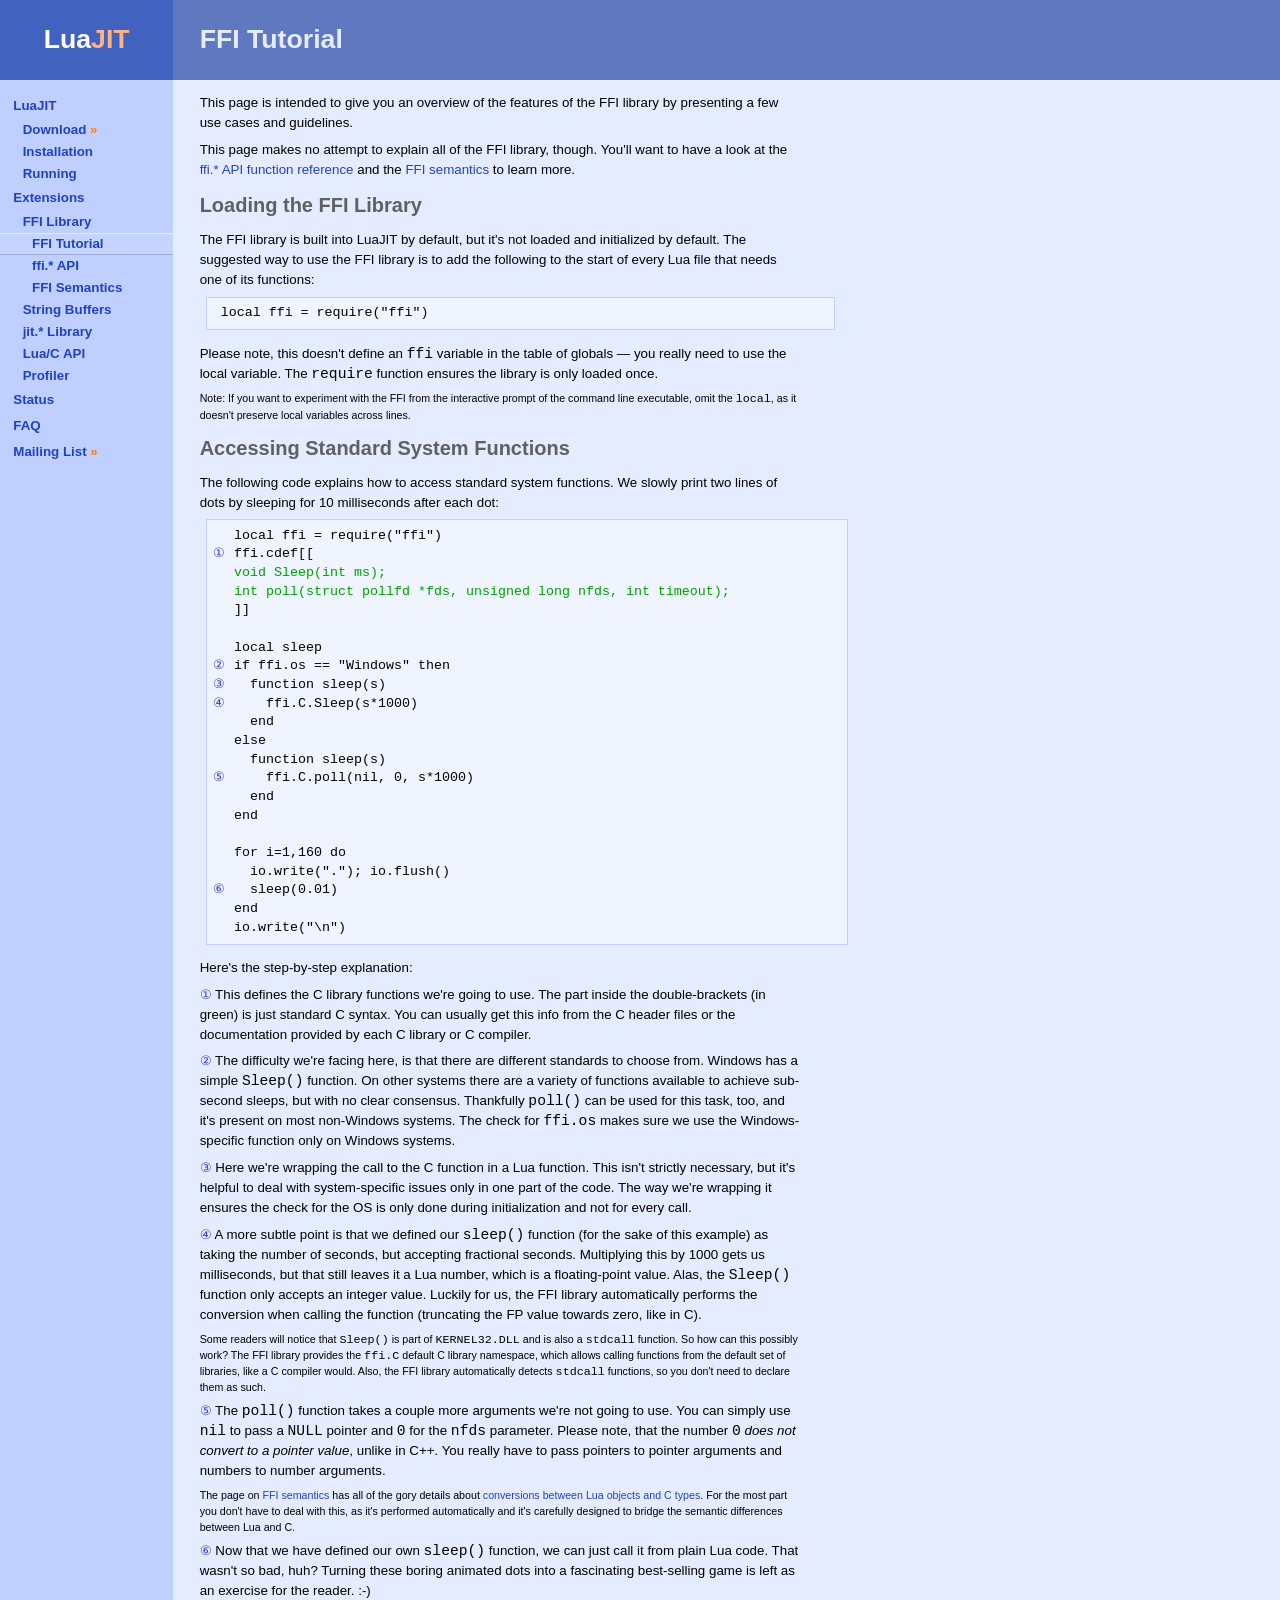
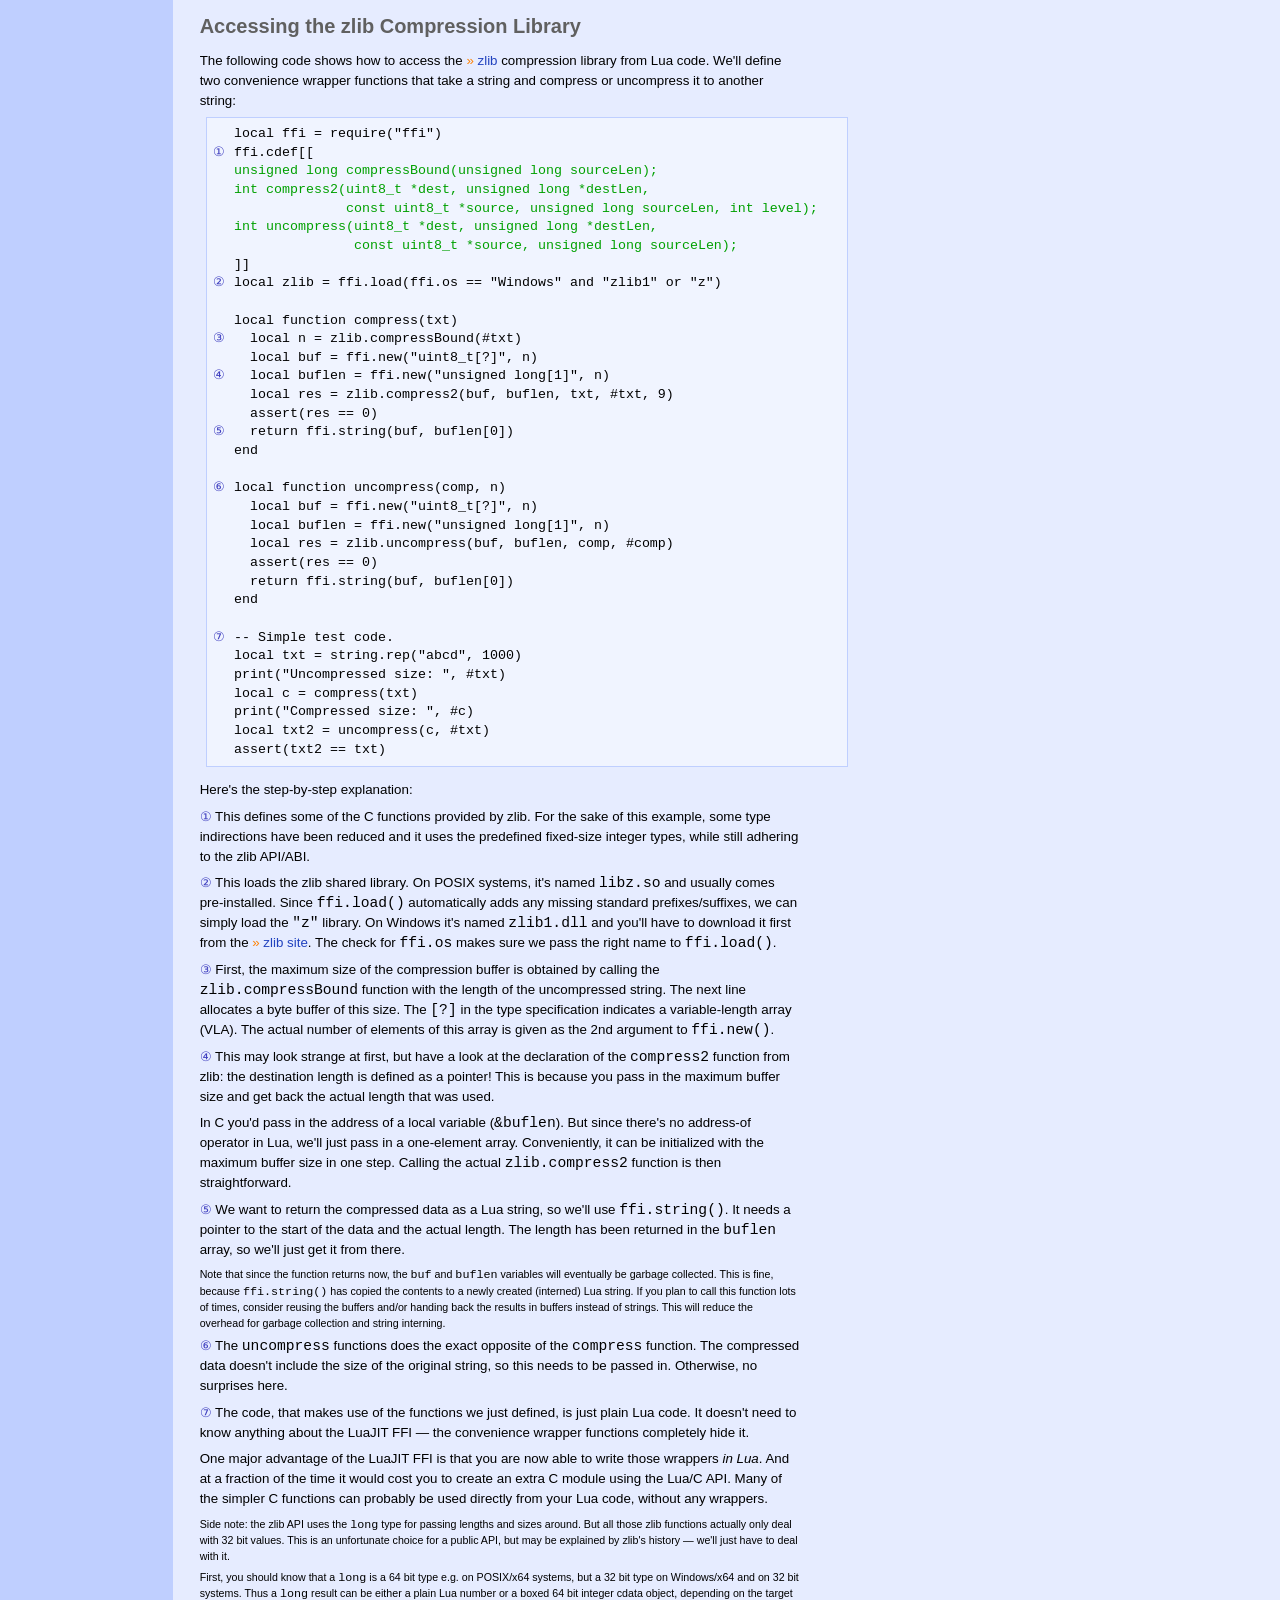
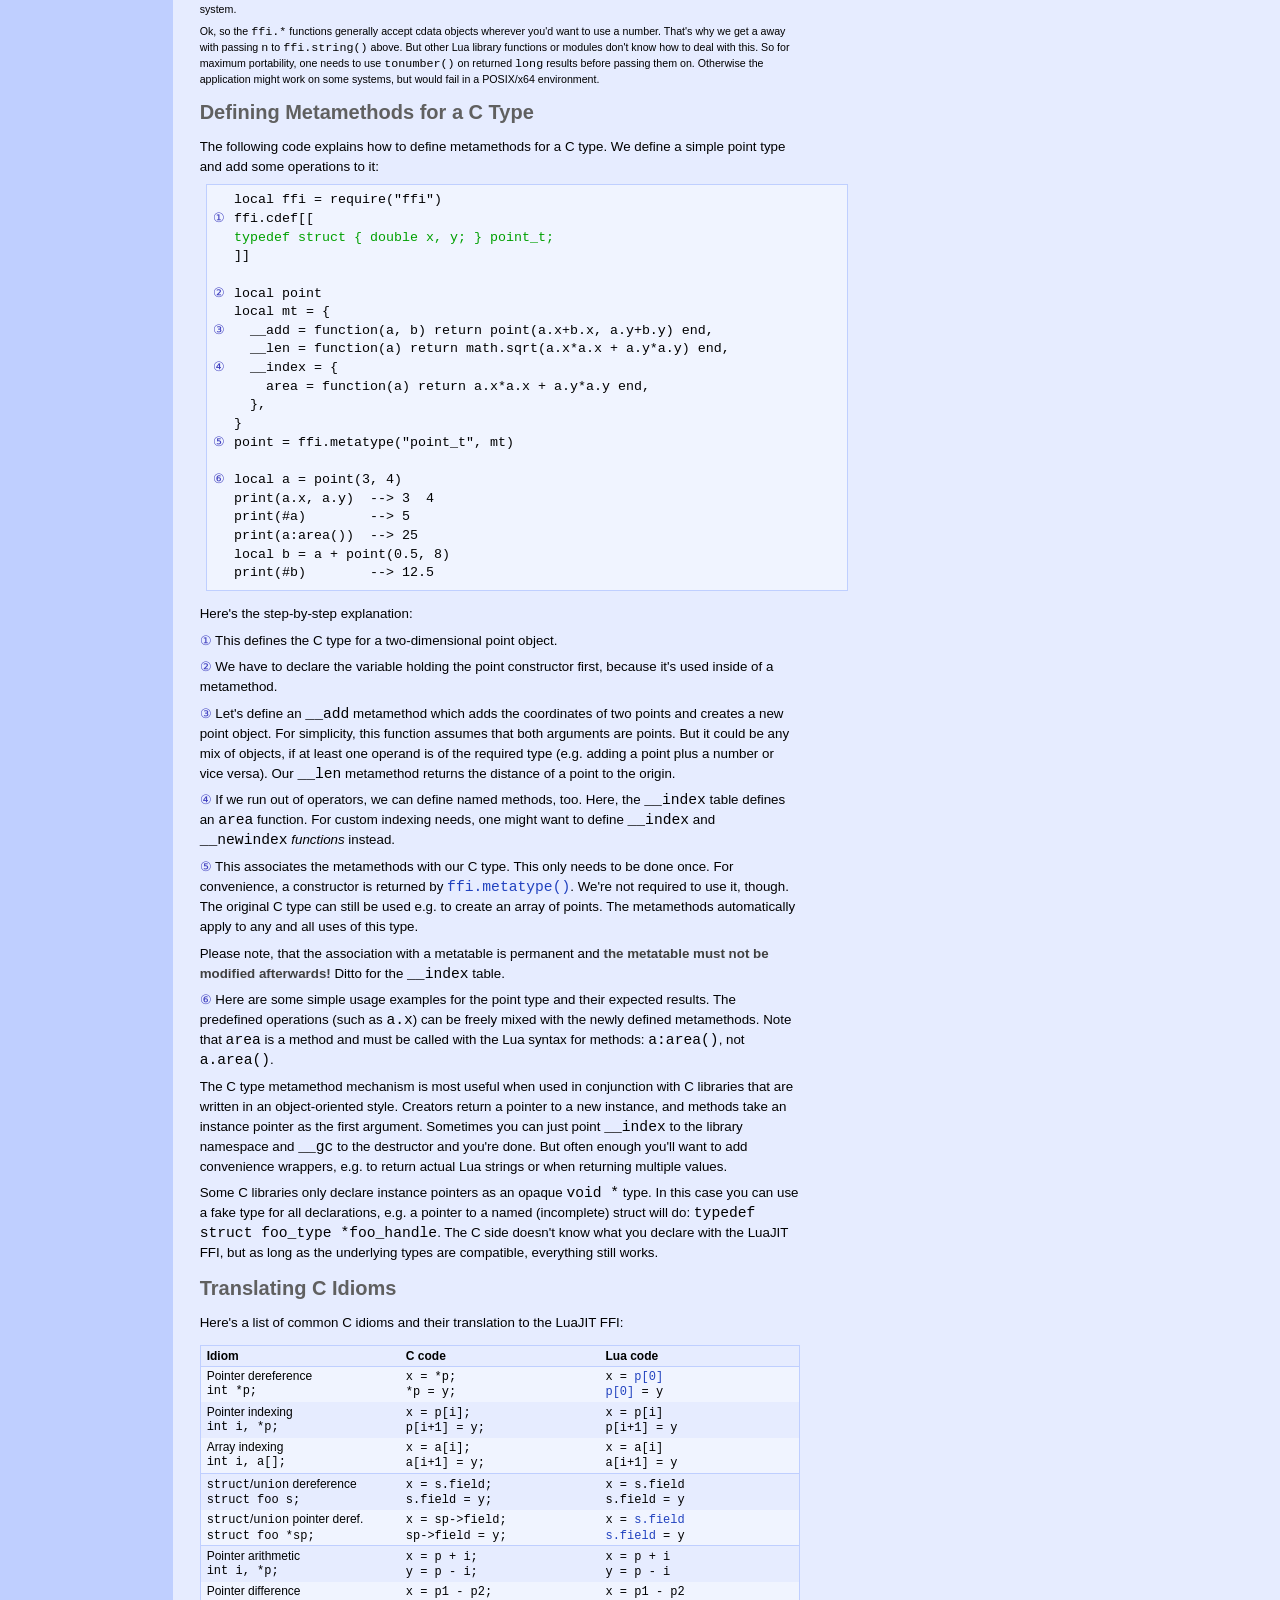
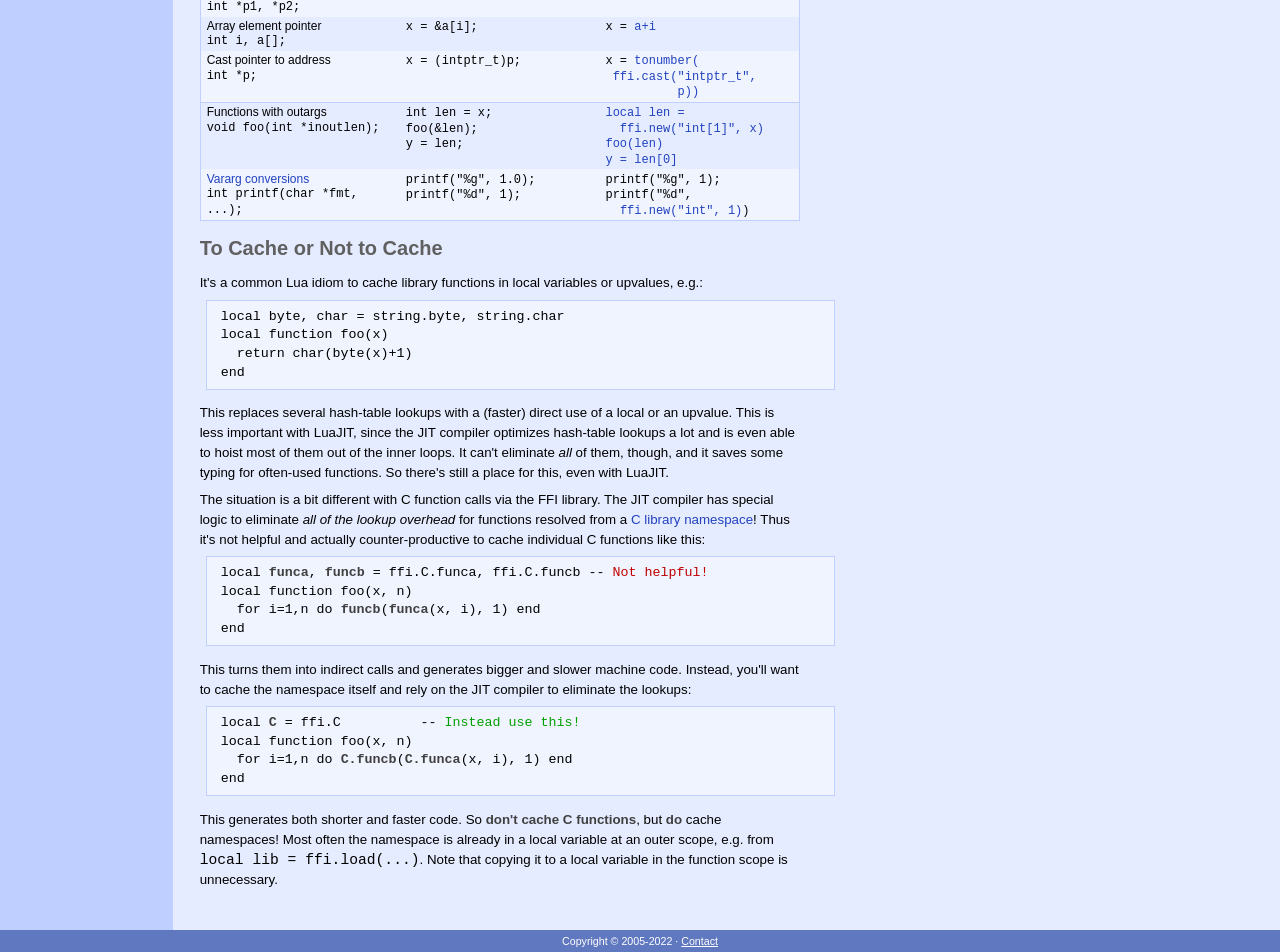
<file: build-deps/sysbench-master/third_party/luajit/luajit/doc/ext_ffi_tutorial.html>
<!DOCTYPE html>
<html>
<head>
<title>FFI Tutorial</title>
<meta charset="utf-8">
<meta name="Copyright" content="Copyright (C) 2005-2022">
<meta name="Language" content="en">
<link rel="stylesheet" type="text/css" href="bluequad.css" media="screen">
<link rel="stylesheet" type="text/css" href="bluequad-print.css" media="print">
<style type="text/css">
table.idiomtable { font-size: 90%; line-height: 1.2; }
table.idiomtable tt { font-size: 100%; }
table.idiomtable td { vertical-align: top; }
tr.idiomhead td { font-weight: bold; }
td.idiomlua b { font-weight: normal; color: #2142bf; }
</style>
</head>
<body>
<div id="site">
<a href="https://luajit.org"><span>Lua<span id="logo">JIT</span></span></a>
</div>
<div id="head">
<h1>FFI Tutorial</h1>
</div>
<div id="nav">
<ul><li>
<a href="luajit.html">LuaJIT</a>
<ul><li>
<a href="https://luajit.org/download.html">Download <span class="ext">&raquo;</span></a>
</li><li>
<a href="install.html">Installation</a>
</li><li>
<a href="running.html">Running</a>
</li></ul>
</li><li>
<a href="extensions.html">Extensions</a>
<ul><li>
<a href="ext_ffi.html">FFI Library</a>
<ul><li>
<a class="current" href="ext_ffi_tutorial.html">FFI Tutorial</a>
</li><li>
<a href="ext_ffi_api.html">ffi.* API</a>
</li><li>
<a href="ext_ffi_semantics.html">FFI Semantics</a>
</li></ul>
</li><li>
<a href="ext_buffer.html">String Buffers</a>
</li><li>
<a href="ext_jit.html">jit.* Library</a>
</li><li>
<a href="ext_c_api.html">Lua/C API</a>
</li><li>
<a href="ext_profiler.html">Profiler</a>
</li></ul>
</li><li>
<a href="status.html">Status</a>
</li><li>
<a href="faq.html">FAQ</a>
</li><li>
<a href="https://luajit.org/list.html">Mailing List <span class="ext">&raquo;</span></a>
</li></ul>
</div>
<div id="main">
<p>
This page is intended to give you an overview of the features of the FFI
library by presenting a few use cases and guidelines.
</p>
<p>
This page makes no attempt to explain all of the FFI library, though.
You'll want to have a look at the <a href="ext_ffi_api.html">ffi.* API
function reference</a> and the <a href="ext_ffi_semantics.html">FFI
semantics</a> to learn more.
</p>

<h2 id="load">Loading the FFI Library</h2>
<p>
The FFI library is built into LuaJIT by default, but it's not loaded
and initialized by default. The suggested way to use the FFI library
is to add the following to the start of every Lua file that needs one
of its functions:
</p>
<pre class="code">
local ffi = require("ffi")
</pre>
<p>
Please note, this doesn't define an <tt>ffi</tt> variable in the table
of globals &mdash; you really need to use the local variable. The
<tt>require</tt> function ensures the library is only loaded once.
</p>
<p style="font-size: 8pt;">
Note: If you want to experiment with the FFI from the interactive prompt
of the command line executable, omit the <tt>local</tt>, as it doesn't
preserve local variables across lines.
</p>

<h2 id="sleep">Accessing Standard System Functions</h2>
<p>
The following code explains how to access standard system functions.
We slowly print two lines of dots by sleeping for 10&nbsp;milliseconds
after each dot:
</p>
<pre class="code mark">
<span class="codemark">&nbsp;
&#9312;





&#9313;
&#9314;
&#9315;



&#9316;





&#9317;</span>local ffi = require("ffi")
ffi.cdef[[
<span style="color:#00a000;">void Sleep(int ms);
int poll(struct pollfd *fds, unsigned long nfds, int timeout);</span>
]]

local sleep
if ffi.os == "Windows" then
  function sleep(s)
    ffi.C.Sleep(s*1000)
  end
else
  function sleep(s)
    ffi.C.poll(nil, 0, s*1000)
  end
end

for i=1,160 do
  io.write("."); io.flush()
  sleep(0.01)
end
io.write("\n")
</pre>
<p>
Here's the step-by-step explanation:
</p>
<p>
<span class="mark">&#9312;</span> This defines the
C&nbsp;library functions we're going to use. The part inside the
double-brackets (in green) is just standard C&nbsp;syntax. You can
usually get this info from the C&nbsp;header files or the
documentation provided by each C&nbsp;library or C&nbsp;compiler.
</p>
<p>
<span class="mark">&#9313;</span> The difficulty we're
facing here, is that there are different standards to choose from.
Windows has a simple <tt>Sleep()</tt> function. On other systems there
are a variety of functions available to achieve sub-second sleeps, but
with no clear consensus. Thankfully <tt>poll()</tt> can be used for
this task, too, and it's present on most non-Windows systems. The
check for <tt>ffi.os</tt> makes sure we use the Windows-specific
function only on Windows systems.
</p>
<p>
<span class="mark">&#9314;</span> Here we're wrapping the
call to the C&nbsp;function in a Lua function. This isn't strictly
necessary, but it's helpful to deal with system-specific issues only
in one part of the code. The way we're wrapping it ensures the check
for the OS is only done during initialization and not for every call.
</p>
<p>
<span class="mark">&#9315;</span> A more subtle point is
that we defined our <tt>sleep()</tt> function (for the sake of this
example) as taking the number of seconds, but accepting fractional
seconds. Multiplying this by 1000 gets us milliseconds, but that still
leaves it a Lua number, which is a floating-point value. Alas, the
<tt>Sleep()</tt> function only accepts an integer value. Luckily for
us, the FFI library automatically performs the conversion when calling
the function (truncating the FP value towards zero, like in C).
</p>
<p style="font-size: 8pt;">
Some readers will notice that <tt>Sleep()</tt> is part of
<tt>KERNEL32.DLL</tt> and is also a <tt>stdcall</tt> function. So how
can this possibly work? The FFI library provides the <tt>ffi.C</tt>
default C&nbsp;library namespace, which allows calling functions from
the default set of libraries, like a C&nbsp;compiler would. Also, the
FFI library automatically detects <tt>stdcall</tt> functions, so you
don't need to declare them as such.
</p>
<p>
<span class="mark">&#9316;</span> The <tt>poll()</tt>
function takes a couple more arguments we're not going to use. You can
simply use <tt>nil</tt> to pass a <tt>NULL</tt> pointer and <tt>0</tt>
for the <tt>nfds</tt> parameter. Please note, that the
number&nbsp;<tt>0</tt> <em>does not convert to a pointer value</em>,
unlike in C++. You really have to pass pointers to pointer arguments
and numbers to number arguments.
</p>
<p style="font-size: 8pt;">
The page on <a href="ext_ffi_semantics.html">FFI semantics</a> has all
of the gory details about
<a href="ext_ffi_semantics.html#convert">conversions between Lua
objects and C&nbsp;types</a>. For the most part you don't have to deal
with this, as it's performed automatically and it's carefully designed
to bridge the semantic differences between Lua and C.
</p>
<p>
<span class="mark">&#9317;</span> Now that we have defined
our own <tt>sleep()</tt> function, we can just call it from plain Lua
code. That wasn't so bad, huh? Turning these boring animated dots into
a fascinating best-selling game is left as an exercise for the reader.
:-)
</p>

<h2 id="zlib">Accessing the zlib Compression Library</h2>
<p>
The following code shows how to access the <a
href="https://zlib.net/"><span class="ext">&raquo;</span>&nbsp;zlib</a> compression library from Lua code.
We'll define two convenience wrapper functions that take a string and
compress or uncompress it to another string:
</p>
<pre class="code mark">
<span class="codemark">&nbsp;
&#9312;






&#9313;


&#9314;

&#9315;


&#9316;


&#9317;







&#9318;</span>local ffi = require("ffi")
ffi.cdef[[
<span style="color:#00a000;">unsigned long compressBound(unsigned long sourceLen);
int compress2(uint8_t *dest, unsigned long *destLen,
	      const uint8_t *source, unsigned long sourceLen, int level);
int uncompress(uint8_t *dest, unsigned long *destLen,
	       const uint8_t *source, unsigned long sourceLen);</span>
]]
local zlib = ffi.load(ffi.os == "Windows" and "zlib1" or "z")

local function compress(txt)
  local n = zlib.compressBound(#txt)
  local buf = ffi.new("uint8_t[?]", n)
  local buflen = ffi.new("unsigned long[1]", n)
  local res = zlib.compress2(buf, buflen, txt, #txt, 9)
  assert(res == 0)
  return ffi.string(buf, buflen[0])
end

local function uncompress(comp, n)
  local buf = ffi.new("uint8_t[?]", n)
  local buflen = ffi.new("unsigned long[1]", n)
  local res = zlib.uncompress(buf, buflen, comp, #comp)
  assert(res == 0)
  return ffi.string(buf, buflen[0])
end

-- Simple test code.
local txt = string.rep("abcd", 1000)
print("Uncompressed size: ", #txt)
local c = compress(txt)
print("Compressed size: ", #c)
local txt2 = uncompress(c, #txt)
assert(txt2 == txt)
</pre>
<p>
Here's the step-by-step explanation:
</p>
<p>
<span class="mark">&#9312;</span> This defines some of the
C&nbsp;functions provided by zlib. For the sake of this example, some
type indirections have been reduced and it uses the predefined
fixed-size integer types, while still adhering to the zlib API/ABI.
</p>
<p>
<span class="mark">&#9313;</span> This loads the zlib shared
library. On POSIX systems, it's named <tt>libz.so</tt> and usually
comes pre-installed. Since <tt>ffi.load()</tt> automatically adds any
missing standard prefixes/suffixes, we can simply load the
<tt>"z"</tt> library. On Windows it's named <tt>zlib1.dll</tt> and
you'll have to download it first from the
<a href="https://zlib.net/"><span class="ext">&raquo;</span>&nbsp;zlib site</a>. The check for
<tt>ffi.os</tt> makes sure we pass the right name to
<tt>ffi.load()</tt>.
</p>
<p>
<span class="mark">&#9314;</span> First, the maximum size of
the compression buffer is obtained by calling the
<tt>zlib.compressBound</tt> function with the length of the
uncompressed string. The next line allocates a byte buffer of this
size. The <tt>[?]</tt> in the type specification indicates a
variable-length array (VLA). The actual number of elements of this
array is given as the 2nd argument to <tt>ffi.new()</tt>.
</p>
<p>
<span class="mark">&#9315;</span> This may look strange at
first, but have a look at the declaration of the <tt>compress2</tt>
function from zlib: the destination length is defined as a pointer!
This is because you pass in the maximum buffer size and get back the
actual length that was used.
</p>
<p>
In C you'd pass in the address of a local variable
(<tt>&amp;buflen</tt>). But since there's no address-of operator in
Lua, we'll just pass in a one-element array. Conveniently, it can be
initialized with the maximum buffer size in one step. Calling the
actual <tt>zlib.compress2</tt> function is then straightforward.
</p>
<p>
<span class="mark">&#9316;</span> We want to return the
compressed data as a Lua string, so we'll use <tt>ffi.string()</tt>.
It needs a pointer to the start of the data and the actual length. The
length has been returned in the <tt>buflen</tt> array, so we'll just
get it from there.
</p>
<p style="font-size: 8pt;">
Note that since the function returns now, the <tt>buf</tt> and
<tt>buflen</tt> variables will eventually be garbage collected. This
is fine, because <tt>ffi.string()</tt> has copied the contents to a
newly created (interned) Lua string. If you plan to call this function
lots of times, consider reusing the buffers and/or handing back the
results in buffers instead of strings. This will reduce the overhead
for garbage collection and string interning.
</p>
<p>
<span class="mark">&#9317;</span> The <tt>uncompress</tt>
functions does the exact opposite of the <tt>compress</tt> function.
The compressed data doesn't include the size of the original string,
so this needs to be passed in. Otherwise, no surprises here.
</p>
<p>
<span class="mark">&#9318;</span> The code, that makes use
of the functions we just defined, is just plain Lua code. It doesn't
need to know anything about the LuaJIT FFI &mdash; the convenience
wrapper functions completely hide it.
</p>
<p>
One major advantage of the LuaJIT FFI is that you are now able to
write those wrappers <em>in Lua</em>. And at a fraction of the time it
would cost you to create an extra C&nbsp;module using the Lua/C API.
Many of the simpler C&nbsp;functions can probably be used directly
from your Lua code, without any wrappers.
</p>
<p style="font-size: 8pt;">
Side note: the zlib API uses the <tt>long</tt> type for passing
lengths and sizes around. But all those zlib functions actually only
deal with 32&nbsp;bit values. This is an unfortunate choice for a
public API, but may be explained by zlib's history &mdash; we'll just
have to deal with it.
</p>
<p style="font-size: 8pt;">
First, you should know that a <tt>long</tt> is a 64&nbsp;bit type e.g.
on POSIX/x64 systems, but a 32&nbsp;bit type on Windows/x64 and on
32&nbsp;bit systems. Thus a <tt>long</tt> result can be either a plain
Lua number or a boxed 64&nbsp;bit integer cdata object, depending on
the target system.
</p>
<p style="font-size: 8pt;">
Ok, so the <tt>ffi.*</tt> functions generally accept cdata objects
wherever you'd want to use a number. That's why we get a away with
passing <tt>n</tt> to <tt>ffi.string()</tt> above. But other Lua
library functions or modules don't know how to deal with this. So for
maximum portability, one needs to use <tt>tonumber()</tt> on returned
<tt>long</tt> results before passing them on. Otherwise the
application might work on some systems, but would fail in a POSIX/x64
environment.
</p>

<h2 id="metatype">Defining Metamethods for a C&nbsp;Type</h2>
<p>
The following code explains how to define metamethods for a C type.
We define a simple point type and add some operations to it:
</p>
<pre class="code mark">
<span class="codemark">&nbsp;
&#9312;



&#9313;

&#9314;

&#9315;



&#9316;

&#9317;</span>local ffi = require("ffi")
ffi.cdef[[
<span style="color:#00a000;">typedef struct { double x, y; } point_t;</span>
]]

local point
local mt = {
  __add = function(a, b) return point(a.x+b.x, a.y+b.y) end,
  __len = function(a) return math.sqrt(a.x*a.x + a.y*a.y) end,
  __index = {
    area = function(a) return a.x*a.x + a.y*a.y end,
  },
}
point = ffi.metatype("point_t", mt)

local a = point(3, 4)
print(a.x, a.y)  --> 3  4
print(#a)        --> 5
print(a:area())  --> 25
local b = a + point(0.5, 8)
print(#b)        --> 12.5
</pre>
<p>
Here's the step-by-step explanation:
</p>
<p>
<span class="mark">&#9312;</span> This defines the C&nbsp;type for a
two-dimensional point object.
</p>
<p>
<span class="mark">&#9313;</span> We have to declare the variable
holding the point constructor first, because it's used inside of a
metamethod.
</p>
<p>
<span class="mark">&#9314;</span> Let's define an <tt>__add</tt>
metamethod which adds the coordinates of two points and creates a new
point object. For simplicity, this function assumes that both arguments
are points. But it could be any mix of objects, if at least one operand
is of the required type (e.g. adding a point plus a number or vice
versa). Our <tt>__len</tt> metamethod returns the distance of a point to
the origin.
</p>
<p>
<span class="mark">&#9315;</span> If we run out of operators, we can
define named methods, too. Here, the <tt>__index</tt> table defines an
<tt>area</tt> function. For custom indexing needs, one might want to
define <tt>__index</tt> and <tt>__newindex</tt> <em>functions</em> instead.
</p>
<p>
<span class="mark">&#9316;</span> This associates the metamethods with
our C&nbsp;type. This only needs to be done once. For convenience, a
constructor is returned by
<a href="ext_ffi_api.html#ffi_metatype"><tt>ffi.metatype()</tt></a>.
We're not required to use it, though. The original C&nbsp;type can still
be used e.g. to create an array of points. The metamethods automatically
apply to any and all uses of this type.
</p>
<p>
Please note, that the association with a metatable is permanent and
<b>the metatable must not be modified afterwards!</b> Ditto for the
<tt>__index</tt> table.
</p>
<p>
<span class="mark">&#9317;</span> Here are some simple usage examples
for the point type and their expected results. The predefined
operations (such as <tt>a.x</tt>) can be freely mixed with the newly
defined metamethods. Note that <tt>area</tt> is a method and must be
called with the Lua syntax for methods: <tt>a:area()</tt>, not
<tt>a.area()</tt>.
</p>
<p>
The C&nbsp;type metamethod mechanism is most useful when used in
conjunction with C&nbsp;libraries that are written in an object-oriented
style. Creators return a pointer to a new instance, and methods take an
instance pointer as the first argument. Sometimes you can just point
<tt>__index</tt> to the library namespace and <tt>__gc</tt> to the
destructor and you're done. But often enough you'll want to add
convenience wrappers, e.g. to return actual Lua strings or when
returning multiple values.
</p>
<p>
Some C libraries only declare instance pointers as an opaque
<tt>void&nbsp;*</tt> type. In this case you can use a fake type for all
declarations, e.g. a pointer to a named (incomplete) struct will do:
<tt>typedef struct foo_type *foo_handle</tt>. The C&nbsp;side doesn't
know what you declare with the LuaJIT FFI, but as long as the underlying
types are compatible, everything still works.
</p>

<h2 id="idioms">Translating C&nbsp;Idioms</h2>
<p>
Here's a list of common C&nbsp;idioms and their translation to the
LuaJIT FFI:
</p>
<table class="idiomtable">
<tr class="idiomhead">
<td class="idiomdesc">Idiom</td>
<td class="idiomc">C&nbsp;code</td>
<td class="idiomlua">Lua code</td>
</tr>
<tr class="odd separate">
<td class="idiomdesc">Pointer dereference<br><tt>int *p;</tt></td><td class="idiomc"><tt>x = *p;<br>*p = y;</tt></td><td class="idiomlua"><tt>x = <b>p[0]</b><br><b>p[0]</b> = y</tt></td></tr>
<tr class="even">
<td class="idiomdesc">Pointer indexing<br><tt>int i, *p;</tt></td><td class="idiomc"><tt>x = p[i];<br>p[i+1] = y;</tt></td><td class="idiomlua"><tt>x = p[i]<br>p[i+1] = y</tt></td></tr>
<tr class="odd">
<td class="idiomdesc">Array indexing<br><tt>int i, a[];</tt></td><td class="idiomc"><tt>x = a[i];<br>a[i+1] = y;</tt></td><td class="idiomlua"><tt>x = a[i]<br>a[i+1] = y</tt></td></tr>
<tr class="even separate">
<td class="idiomdesc"><tt>struct</tt>/<tt>union</tt> dereference<br><tt>struct foo s;</tt></td><td class="idiomc"><tt>x = s.field;<br>s.field = y;</tt></td><td class="idiomlua"><tt>x = s.field<br>s.field = y</tt></td></tr>
<tr class="odd">
<td class="idiomdesc"><tt>struct</tt>/<tt>union</tt> pointer deref.<br><tt>struct foo *sp;</tt></td><td class="idiomc"><tt>x = sp->field;<br>sp->field = y;</tt></td><td class="idiomlua"><tt>x = <b>s.field</b><br><b>s.field</b> = y</tt></td></tr>
<tr class="even separate">
<td class="idiomdesc">Pointer arithmetic<br><tt>int i, *p;</tt></td><td class="idiomc"><tt>x = p + i;<br>y = p - i;</tt></td><td class="idiomlua"><tt>x = p + i<br>y = p - i</tt></td></tr>
<tr class="odd">
<td class="idiomdesc">Pointer difference<br><tt>int *p1, *p2;</tt></td><td class="idiomc"><tt>x = p1 - p2;</tt></td><td class="idiomlua"><tt>x = p1 - p2</tt></td></tr>
<tr class="even">
<td class="idiomdesc">Array element pointer<br><tt>int i, a[];</tt></td><td class="idiomc"><tt>x = &amp;a[i];</tt></td><td class="idiomlua"><tt>x = <b>a+i</b></tt></td></tr>
<tr class="odd">
<td class="idiomdesc">Cast pointer to address<br><tt>int *p;</tt></td><td class="idiomc"><tt>x = (intptr_t)p;</tt></td><td class="idiomlua"><tt>x = <b>tonumber(<br>&nbsp;ffi.cast("intptr_t",<br>&nbsp;&nbsp;&nbsp;&nbsp;&nbsp;&nbsp;&nbsp;&nbsp;&nbsp;&nbsp;p))</b></tt></td></tr>
<tr class="even separate">
<td class="idiomdesc">Functions with outargs<br><tt>void foo(int *inoutlen);</tt></td><td class="idiomc"><tt>int len = x;<br>foo(&amp;len);<br>y = len;</tt></td><td class="idiomlua"><tt><b>local len =<br>&nbsp;&nbsp;ffi.new("int[1]", x)<br>foo(len)<br>y = len[0]</b></tt></td></tr>
<tr class="odd">
<td class="idiomdesc"><a href="ext_ffi_semantics.html#convert_vararg">Vararg conversions</a><br><tt>int printf(char *fmt, ...);</tt></td><td class="idiomc"><tt>printf("%g", 1.0);<br>printf("%d", 1);<br>&nbsp;</tt></td><td class="idiomlua"><tt>printf("%g", 1);<br>printf("%d",<br>&nbsp;&nbsp;<b>ffi.new("int", 1)</b>)</tt></td></tr>
</table>

<h2 id="cache">To Cache or Not to Cache</h2>
<p>
It's a common Lua idiom to cache library functions in local variables
or upvalues, e.g.:
</p>
<pre class="code">
local byte, char = string.byte, string.char
local function foo(x)
  return char(byte(x)+1)
end
</pre>
<p>
This replaces several hash-table lookups with a (faster) direct use of
a local or an upvalue. This is less important with LuaJIT, since the
JIT compiler optimizes hash-table lookups a lot and is even able to
hoist most of them out of the inner loops. It can't eliminate
<em>all</em> of them, though, and it saves some typing for often-used
functions. So there's still a place for this, even with LuaJIT.
</p>
<p>
The situation is a bit different with C&nbsp;function calls via the
FFI library. The JIT compiler has special logic to eliminate <em>all
of the lookup overhead</em> for functions resolved from a
<a href="ext_ffi_semantics.html#clib">C&nbsp;library namespace</a>!
Thus it's not helpful and actually counter-productive to cache
individual C&nbsp;functions like this:
</p>
<pre class="code">
local <b>funca</b>, <b>funcb</b> = ffi.C.funca, ffi.C.funcb -- <span style="color:#c00000;">Not helpful!</span>
local function foo(x, n)
  for i=1,n do <b>funcb</b>(<b>funca</b>(x, i), 1) end
end
</pre>
<p>
This turns them into indirect calls and generates bigger and slower
machine code. Instead, you'll want to cache the namespace itself and
rely on the JIT compiler to eliminate the lookups:
</p>
<pre class="code">
local <b>C</b> = ffi.C          -- <span style="color:#00a000;">Instead use this!</span>
local function foo(x, n)
  for i=1,n do <b>C.funcb</b>(<b>C.funca</b>(x, i), 1) end
end
</pre>
<p>
This generates both shorter and faster code. So <b>don't cache
C&nbsp;functions</b>, but <b>do</b> cache namespaces! Most often the
namespace is already in a local variable at an outer scope, e.g. from
<tt>local&nbsp;lib&nbsp;=&nbsp;ffi.load(...)</tt>. Note that copying
it to a local variable in the function scope is unnecessary.
</p>
<br class="flush">
</div>
<div id="foot">
<hr class="hide">
Copyright &copy; 2005-2022
<span class="noprint">
&middot;
<a href="contact.html">Contact</a>
</span>
</div>
</body>
</html>
</file>
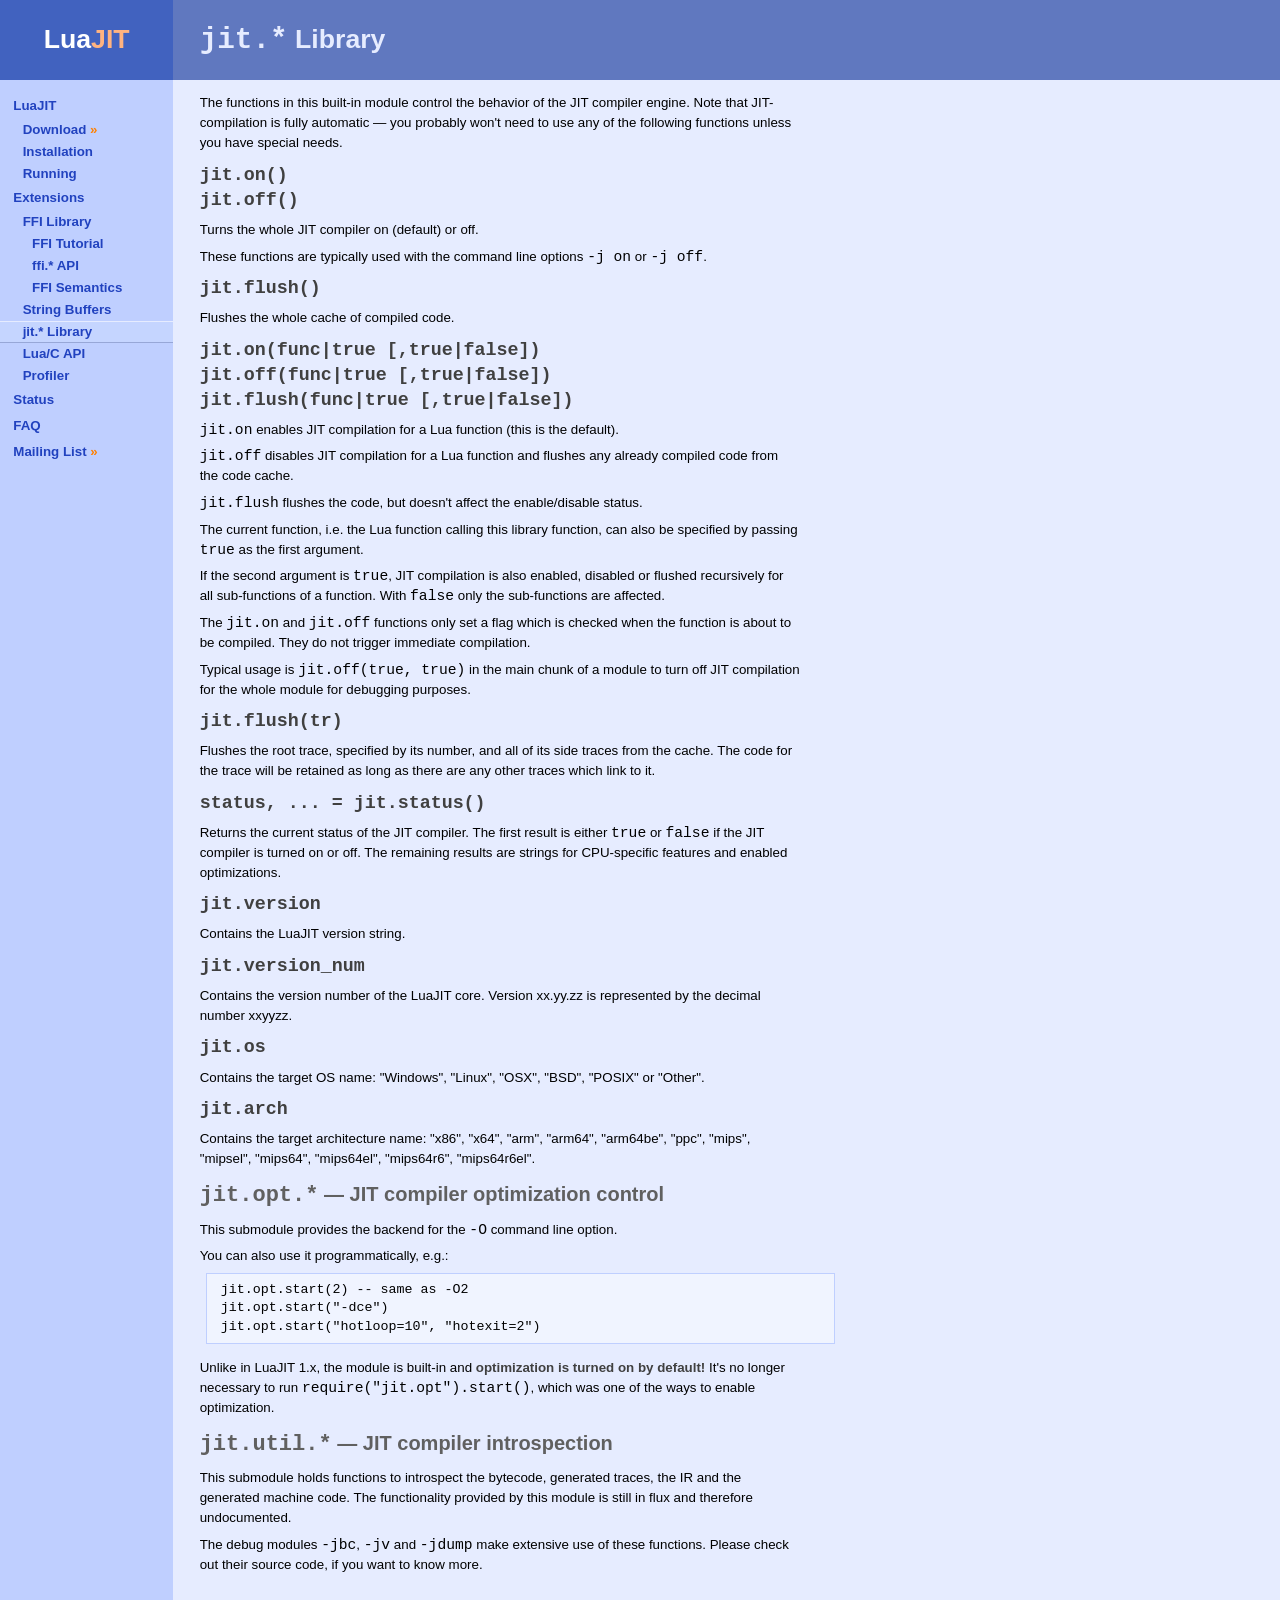
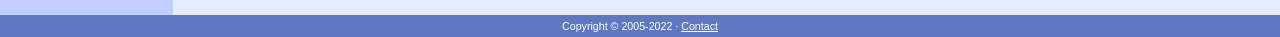
<file: build-deps/sysbench-master/third_party/luajit/luajit/doc/ext_jit.html>
<!DOCTYPE html>
<html>
<head>
<title>jit.* Library</title>
<meta charset="utf-8">
<meta name="Copyright" content="Copyright (C) 2005-2022">
<meta name="Language" content="en">
<link rel="stylesheet" type="text/css" href="bluequad.css" media="screen">
<link rel="stylesheet" type="text/css" href="bluequad-print.css" media="print">
</head>
<body>
<div id="site">
<a href="https://luajit.org"><span>Lua<span id="logo">JIT</span></span></a>
</div>
<div id="head">
<h1><tt>jit.*</tt> Library</h1>
</div>
<div id="nav">
<ul><li>
<a href="luajit.html">LuaJIT</a>
<ul><li>
<a href="https://luajit.org/download.html">Download <span class="ext">&raquo;</span></a>
</li><li>
<a href="install.html">Installation</a>
</li><li>
<a href="running.html">Running</a>
</li></ul>
</li><li>
<a href="extensions.html">Extensions</a>
<ul><li>
<a href="ext_ffi.html">FFI Library</a>
<ul><li>
<a href="ext_ffi_tutorial.html">FFI Tutorial</a>
</li><li>
<a href="ext_ffi_api.html">ffi.* API</a>
</li><li>
<a href="ext_ffi_semantics.html">FFI Semantics</a>
</li></ul>
</li><li>
<a href="ext_buffer.html">String Buffers</a>
</li><li>
<a class="current" href="ext_jit.html">jit.* Library</a>
</li><li>
<a href="ext_c_api.html">Lua/C API</a>
</li><li>
<a href="ext_profiler.html">Profiler</a>
</li></ul>
</li><li>
<a href="status.html">Status</a>
</li><li>
<a href="faq.html">FAQ</a>
</li><li>
<a href="https://luajit.org/list.html">Mailing List <span class="ext">&raquo;</span></a>
</li></ul>
</div>
<div id="main">
<p>
The functions in this built-in module control the behavior of the JIT
compiler engine. Note that JIT-compilation is fully automatic &mdash;
you probably won't need to use any of the following functions unless
you have special needs.
</p>

<h3 id="jit_onoff"><tt>jit.on()<br>
jit.off()</tt></h3>
<p>
Turns the whole JIT compiler on (default) or off.
</p>
<p>
These functions are typically used with the command line options
<tt>-j on</tt> or <tt>-j off</tt>.
</p>

<h3 id="jit_flush"><tt>jit.flush()</tt></h3>
<p>
Flushes the whole cache of compiled code.
</p>

<h3 id="jit_onoff_func"><tt>jit.on(func|true [,true|false])<br>
jit.off(func|true [,true|false])<br>
jit.flush(func|true [,true|false])</tt></h3>
<p>
<tt>jit.on</tt> enables JIT compilation for a Lua function (this is
the default).
</p>
<p>
<tt>jit.off</tt> disables JIT compilation for a Lua function and
flushes any already compiled code from the code cache.
</p>
<p>
<tt>jit.flush</tt> flushes the code, but doesn't affect the
enable/disable status.
</p>
<p>
The current function, i.e. the Lua function calling this library
function, can also be specified by passing <tt>true</tt> as the first
argument.
</p>
<p>
If the second argument is <tt>true</tt>, JIT compilation is also
enabled, disabled or flushed recursively for all sub-functions of a
function. With <tt>false</tt> only the sub-functions are affected.
</p>
<p>
The <tt>jit.on</tt> and <tt>jit.off</tt> functions only set a flag
which is checked when the function is about to be compiled. They do
not trigger immediate compilation.
</p>
<p>
Typical usage is <tt>jit.off(true, true)</tt> in the main chunk
of a module to turn off JIT compilation for the whole module for
debugging purposes.
</p>

<h3 id="jit_flush_tr"><tt>jit.flush(tr)</tt></h3>
<p>
Flushes the root trace, specified by its number, and all of its side
traces from the cache. The code for the trace will be retained as long
as there are any other traces which link to it.
</p>

<h3 id="jit_status"><tt>status, ... = jit.status()</tt></h3>
<p>
Returns the current status of the JIT compiler. The first result is
either <tt>true</tt> or <tt>false</tt> if the JIT compiler is turned
on or off. The remaining results are strings for CPU-specific features
and enabled optimizations.
</p>

<h3 id="jit_version"><tt>jit.version</tt></h3>
<p>
Contains the LuaJIT version string.
</p>

<h3 id="jit_version_num"><tt>jit.version_num</tt></h3>
<p>
Contains the version number of the LuaJIT core. Version xx.yy.zz
is represented by the decimal number xxyyzz.
</p>

<h3 id="jit_os"><tt>jit.os</tt></h3>
<p>
Contains the target OS name:
"Windows", "Linux", "OSX", "BSD", "POSIX" or "Other".
</p>

<h3 id="jit_arch"><tt>jit.arch</tt></h3>
<p>
Contains the target architecture name:
"x86", "x64", "arm", "arm64", "arm64be", "ppc", "mips", "mipsel", "mips64", "mips64el", "mips64r6", "mips64r6el".
</p>

<h2 id="jit_opt"><tt>jit.opt.*</tt> &mdash; JIT compiler optimization control</h2>
<p>
This submodule provides the backend for the <tt>-O</tt> command line
option.
</p>
<p>
You can also use it programmatically, e.g.:
</p>
<pre class="code">
jit.opt.start(2) -- same as -O2
jit.opt.start("-dce")
jit.opt.start("hotloop=10", "hotexit=2")
</pre>
<p>
Unlike in LuaJIT 1.x, the module is built-in and
<b>optimization is turned on by default!</b>
It's no longer necessary to run <tt>require("jit.opt").start()</tt>,
which was one of the ways to enable optimization.
</p>

<h2 id="jit_util"><tt>jit.util.*</tt> &mdash; JIT compiler introspection</h2>
<p>
This submodule holds functions to introspect the bytecode, generated
traces, the IR and the generated machine code. The functionality
provided by this module is still in flux and therefore undocumented.
</p>
<p>
The debug modules <tt>-jbc</tt>, <tt>-jv</tt> and <tt>-jdump</tt> make
extensive use of these functions. Please check out their source code,
if you want to know more.
</p>
<br class="flush">
</div>
<div id="foot">
<hr class="hide">
Copyright &copy; 2005-2022
<span class="noprint">
&middot;
<a href="contact.html">Contact</a>
</span>
</div>
</body>
</html>
</file>
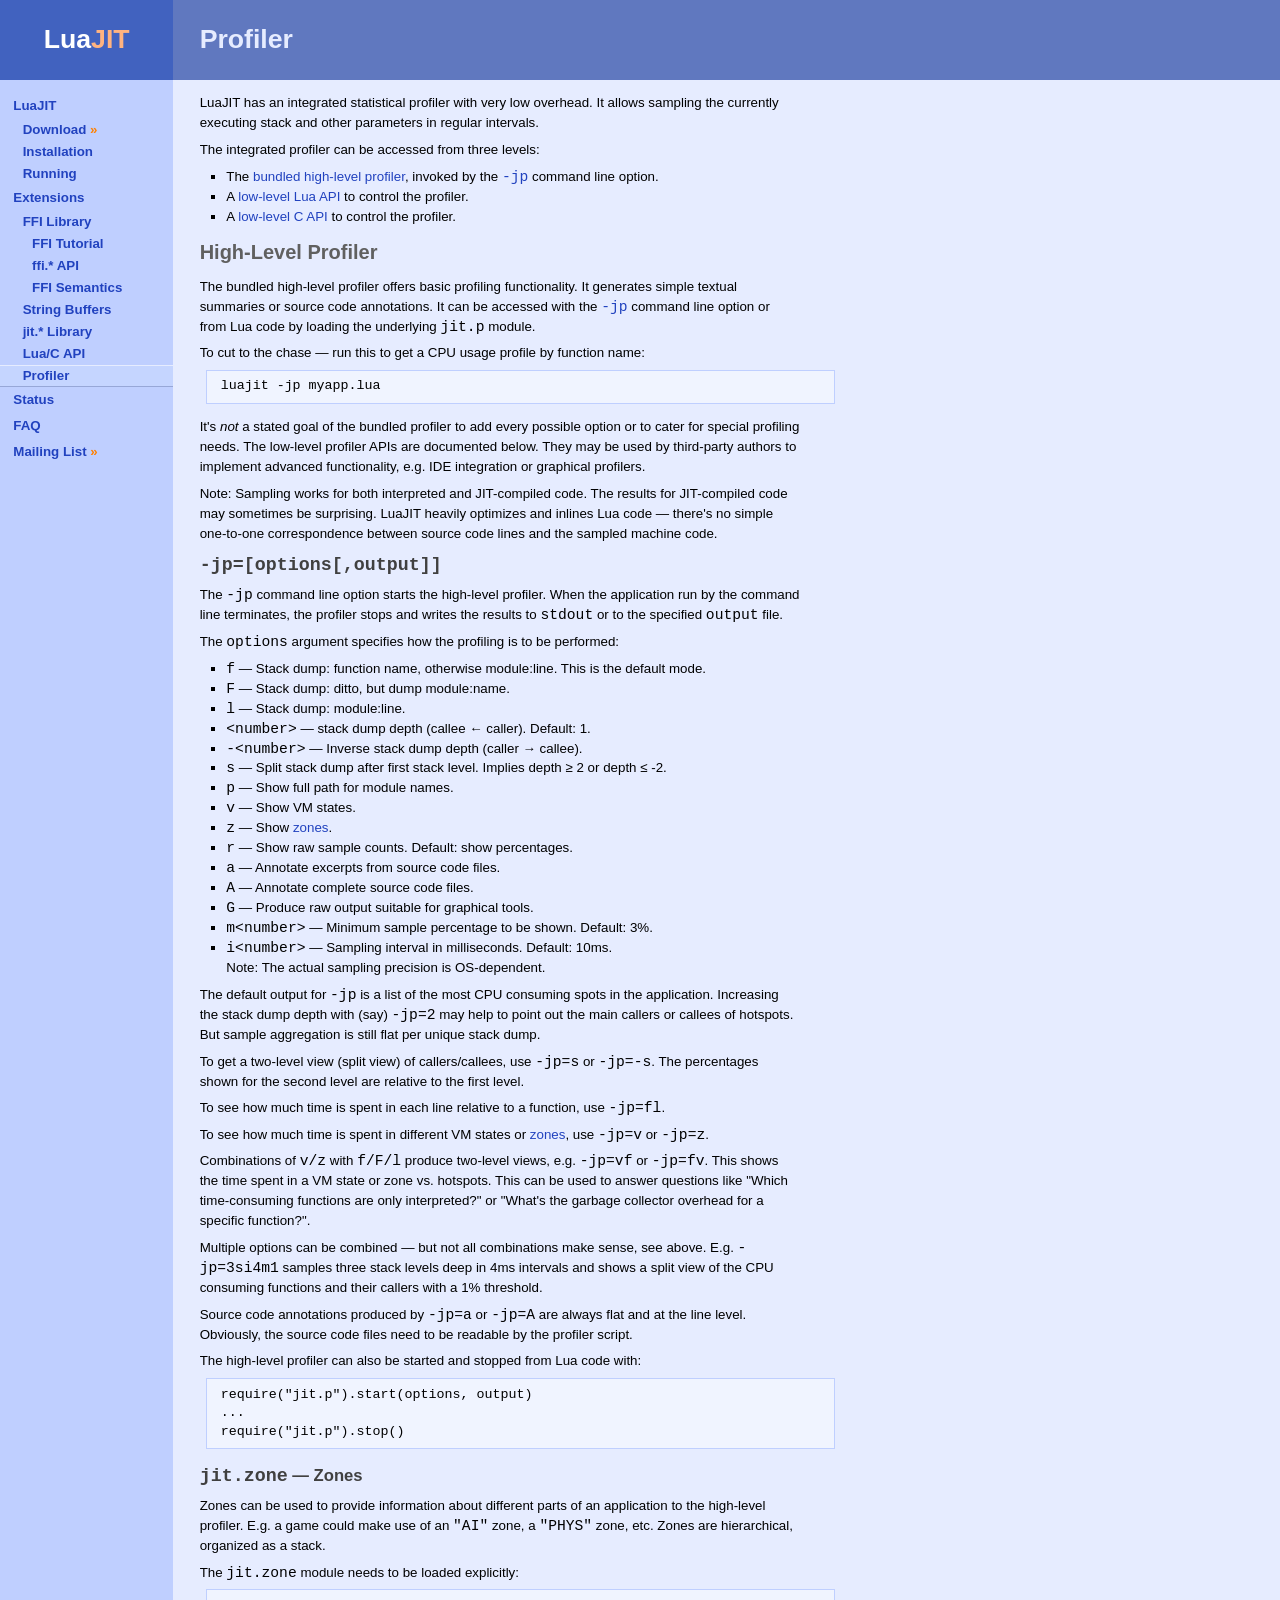
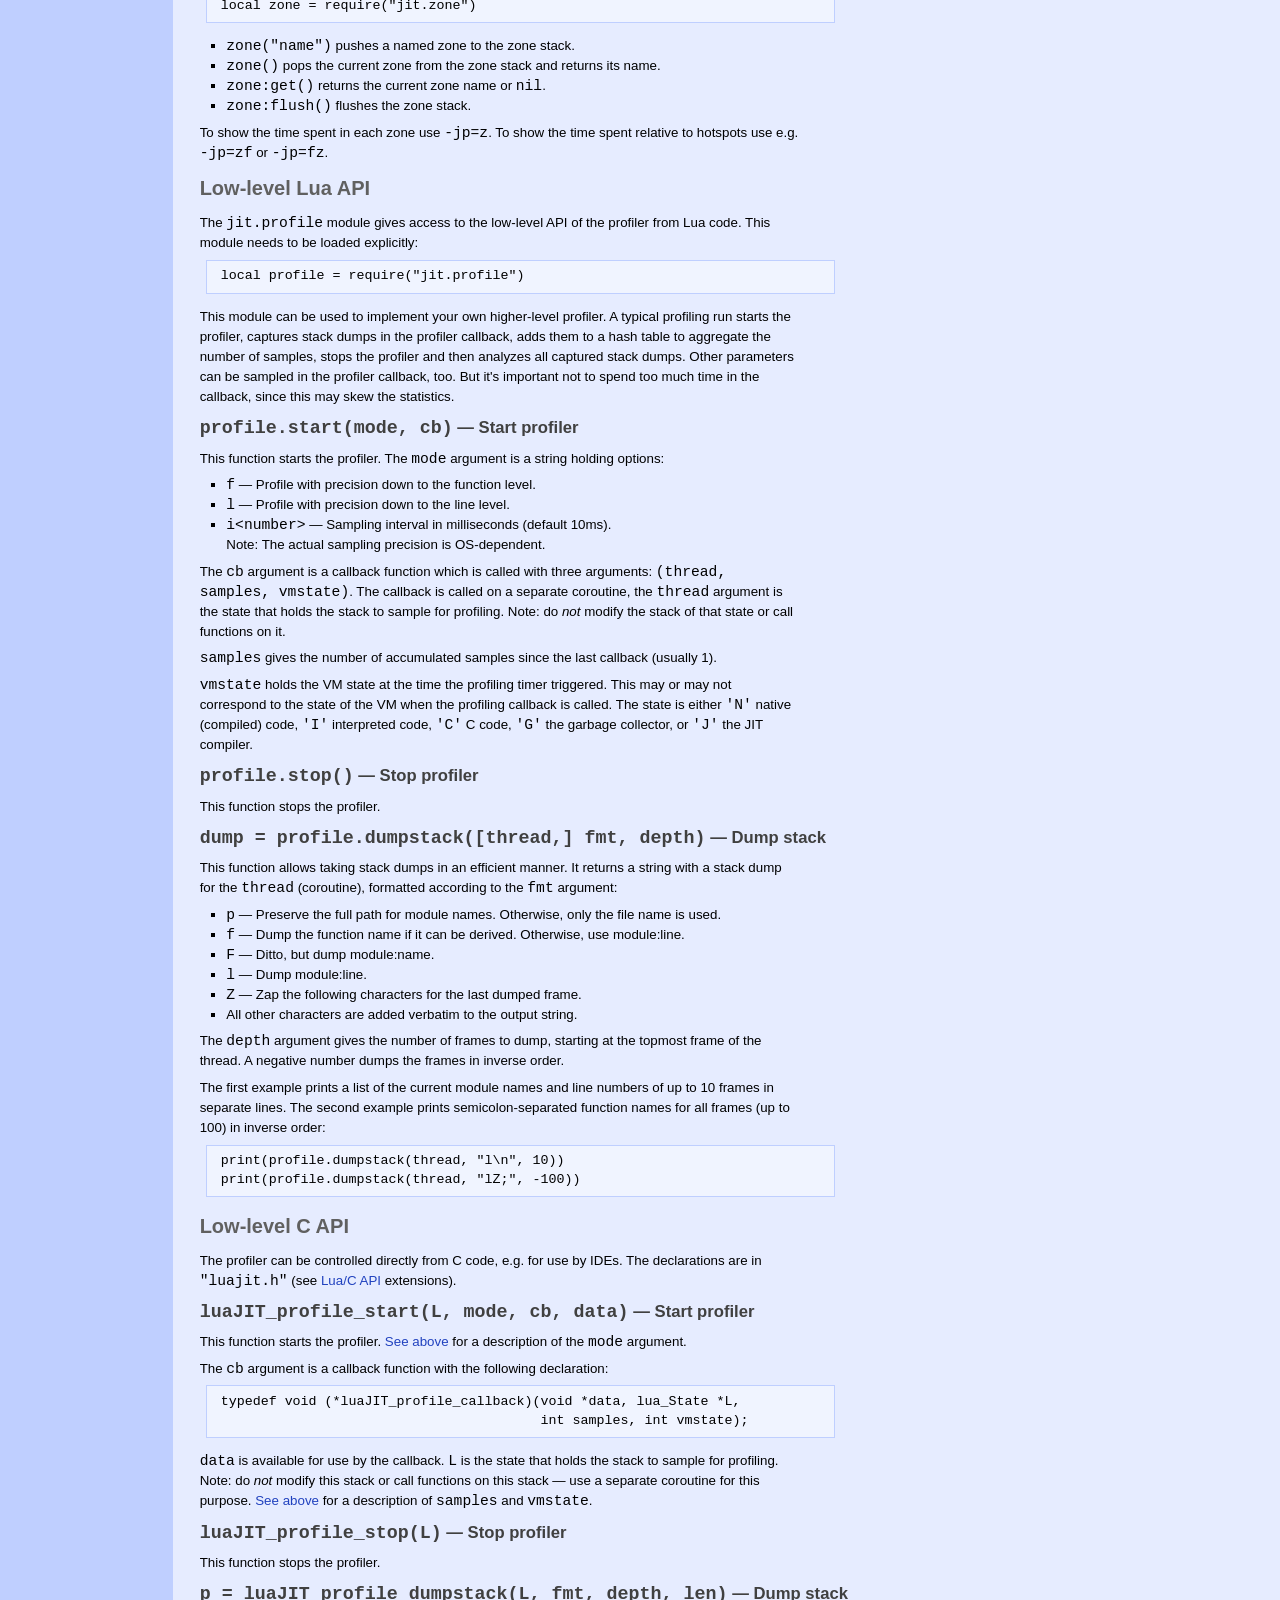
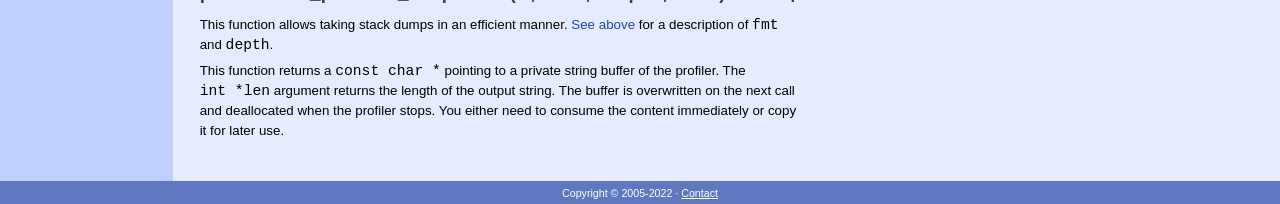
<file: build-deps/sysbench-master/third_party/luajit/luajit/doc/ext_profiler.html>
<!DOCTYPE html>
<html>
<head>
<title>Profiler</title>
<meta charset="utf-8">
<meta name="Copyright" content="Copyright (C) 2005-2022">
<meta name="Language" content="en">
<link rel="stylesheet" type="text/css" href="bluequad.css" media="screen">
<link rel="stylesheet" type="text/css" href="bluequad-print.css" media="print">
</head>
<body>
<div id="site">
<a href="https://luajit.org"><span>Lua<span id="logo">JIT</span></span></a>
</div>
<div id="head">
<h1>Profiler</h1>
</div>
<div id="nav">
<ul><li>
<a href="luajit.html">LuaJIT</a>
<ul><li>
<a href="https://luajit.org/download.html">Download <span class="ext">&raquo;</span></a>
</li><li>
<a href="install.html">Installation</a>
</li><li>
<a href="running.html">Running</a>
</li></ul>
</li><li>
<a href="extensions.html">Extensions</a>
<ul><li>
<a href="ext_ffi.html">FFI Library</a>
<ul><li>
<a href="ext_ffi_tutorial.html">FFI Tutorial</a>
</li><li>
<a href="ext_ffi_api.html">ffi.* API</a>
</li><li>
<a href="ext_ffi_semantics.html">FFI Semantics</a>
</li></ul>
</li><li>
<a href="ext_buffer.html">String Buffers</a>
</li><li>
<a href="ext_jit.html">jit.* Library</a>
</li><li>
<a href="ext_c_api.html">Lua/C API</a>
</li><li>
<a class="current" href="ext_profiler.html">Profiler</a>
</li></ul>
</li><li>
<a href="status.html">Status</a>
</li><li>
<a href="faq.html">FAQ</a>
</li><li>
<a href="https://luajit.org/list.html">Mailing List <span class="ext">&raquo;</span></a>
</li></ul>
</div>
<div id="main">
<p>
LuaJIT has an integrated statistical profiler with very low overhead. It
allows sampling the currently executing stack and other parameters in
regular intervals.
</p>
<p>
The integrated profiler can be accessed from three levels:
</p>
<ul>
<li>The <a href="#hl_profiler">bundled high-level profiler</a>, invoked by the
<a href="#j_p"><tt>-jp</tt></a> command line option.</li>
<li>A <a href="#ll_lua_api">low-level Lua API</a> to control the profiler.</li>
<li>A <a href="#ll_c_api">low-level C API</a> to control the profiler.</li>
</ul>

<h2 id="hl_profiler">High-Level Profiler</h2>
<p>
The bundled high-level profiler offers basic profiling functionality. It
generates simple textual summaries or source code annotations. It can be
accessed with the <a href="#j_p"><tt>-jp</tt></a> command line option
or from Lua code by loading the underlying <tt>jit.p</tt> module.
</p>
<p>
To cut to the chase &mdash; run this to get a CPU usage profile by
function name:
</p>
<pre class="code">
luajit -jp myapp.lua
</pre>
<p>
It's <em>not</em> a stated goal of the bundled profiler to add every
possible option or to cater for special profiling needs. The low-level
profiler APIs are documented below. They may be used by third-party
authors to implement advanced functionality, e.g. IDE integration or
graphical profilers.
</p>
<p>
Note: Sampling works for both interpreted and JIT-compiled code. The
results for JIT-compiled code may sometimes be surprising. LuaJIT
heavily optimizes and inlines Lua code &mdash; there's no simple
one-to-one correspondence between source code lines and the sampled
machine code.
</p>

<h3 id="j_p"><tt>-jp=[options[,output]]</tt></h3>
<p>
The <tt>-jp</tt> command line option starts the high-level profiler.
When the application run by the command line terminates, the profiler
stops and writes the results to <tt>stdout</tt> or to the specified
<tt>output</tt> file.
</p>
<p>
The <tt>options</tt> argument specifies how the profiling is to be
performed:
</p>
<ul>
<li><tt>f</tt> &mdash; Stack dump: function name, otherwise module:line.
This is the default mode.</li>
<li><tt>F</tt> &mdash; Stack dump: ditto, but dump module:name.</li>
<li><tt>l</tt> &mdash; Stack dump: module:line.</li>
<li><tt>&lt;number&gt;</tt> &mdash; stack dump depth (callee &larr;
caller). Default: 1.</li>
<li><tt>-&lt;number&gt;</tt> &mdash; Inverse stack dump depth (caller
&rarr; callee).</li>
<li><tt>s</tt> &mdash; Split stack dump after first stack level. Implies
depth&nbsp;&ge;&nbsp;2 or depth&nbsp;&le;&nbsp;-2.</li>
<li><tt>p</tt> &mdash; Show full path for module names.</li>
<li><tt>v</tt> &mdash; Show VM states.</li>
<li><tt>z</tt> &mdash; Show <a href="#jit_zone">zones</a>.</li>
<li><tt>r</tt> &mdash; Show raw sample counts. Default: show percentages.</li>
<li><tt>a</tt> &mdash; Annotate excerpts from source code files.</li>
<li><tt>A</tt> &mdash; Annotate complete source code files.</li>
<li><tt>G</tt> &mdash; Produce raw output suitable for graphical tools.</li>
<li><tt>m&lt;number&gt;</tt> &mdash; Minimum sample percentage to be shown.
Default: 3%.</li>
<li><tt>i&lt;number&gt;</tt> &mdash; Sampling interval in milliseconds.
Default: 10ms.<br>
Note: The actual sampling precision is OS-dependent.</li>
</ul>
<p>
The default output for <tt>-jp</tt> is a list of the most CPU consuming
spots in the application. Increasing the stack dump depth with (say)
<tt>-jp=2</tt> may help to point out the main callers or callees of
hotspots. But sample aggregation is still flat per unique stack dump.
</p>
<p>
To get a two-level view (split view) of callers/callees, use
<tt>-jp=s</tt> or <tt>-jp=-s</tt>. The percentages shown for the second
level are relative to the first level.
</p>
<p>
To see how much time is spent in each line relative to a function, use
<tt>-jp=fl</tt>.
</p>
<p>
To see how much time is spent in different VM states or
<a href="#jit_zone">zones</a>, use <tt>-jp=v</tt> or <tt>-jp=z</tt>.
</p>
<p>
Combinations of <tt>v/z</tt> with <tt>f/F/l</tt> produce two-level
views, e.g. <tt>-jp=vf</tt> or <tt>-jp=fv</tt>. This shows the time
spent in a VM state or zone vs. hotspots. This can be used to answer
questions like "Which time-consuming functions are only interpreted?" or
"What's the garbage collector overhead for a specific function?".
</p>
<p>
Multiple options can be combined &mdash; but not all combinations make
sense, see above. E.g. <tt>-jp=3si4m1</tt> samples three stack levels
deep in 4ms intervals and shows a split view of the CPU consuming
functions and their callers with a 1% threshold.
</p>
<p>
Source code annotations produced by <tt>-jp=a</tt> or <tt>-jp=A</tt> are
always flat and at the line level. Obviously, the source code files need
to be readable by the profiler script.
</p>
<p>
The high-level profiler can also be started and stopped from Lua code with:
</p>
<pre class="code">
require("jit.p").start(options, output)
...
require("jit.p").stop()
</pre>

<h3 id="jit_zone"><tt>jit.zone</tt> &mdash; Zones</h3>
<p>
Zones can be used to provide information about different parts of an
application to the high-level profiler. E.g. a game could make use of an
<tt>"AI"</tt> zone, a <tt>"PHYS"</tt> zone, etc. Zones are hierarchical,
organized as a stack.
</p>
<p>
The <tt>jit.zone</tt> module needs to be loaded explicitly:
</p>
<pre class="code">
local zone = require("jit.zone")
</pre>
<ul>
<li><tt>zone("name")</tt> pushes a named zone to the zone stack.</li>
<li><tt>zone()</tt> pops the current zone from the zone stack and
returns its name.</li>
<li><tt>zone:get()</tt> returns the current zone name or <tt>nil</tt>.</li>
<li><tt>zone:flush()</tt> flushes the zone stack.</li>
</ul>
<p>
To show the time spent in each zone use <tt>-jp=z</tt>. To show the time
spent relative to hotspots use e.g. <tt>-jp=zf</tt> or <tt>-jp=fz</tt>.
</p>

<h2 id="ll_lua_api">Low-level Lua API</h2>
<p>
The <tt>jit.profile</tt> module gives access to the low-level API of the
profiler from Lua code. This module needs to be loaded explicitly:
<pre class="code">
local profile = require("jit.profile")
</pre>
<p>
This module can be used to implement your own higher-level profiler.
A typical profiling run starts the profiler, captures stack dumps in
the profiler callback, adds them to a hash table to aggregate the number
of samples, stops the profiler and then analyzes all captured
stack dumps. Other parameters can be sampled in the profiler callback,
too. But it's important not to spend too much time in the callback,
since this may skew the statistics.
</p>

<h3 id="profile_start"><tt>profile.start(mode, cb)</tt>
&mdash; Start profiler</h3>
<p>
This function starts the profiler. The <tt>mode</tt> argument is a
string holding options:
</p>
<ul>
<li><tt>f</tt> &mdash; Profile with precision down to the function level.</li>
<li><tt>l</tt> &mdash; Profile with precision down to the line level.</li>
<li><tt>i&lt;number&gt;</tt> &mdash; Sampling interval in milliseconds (default
10ms).</br>
Note: The actual sampling precision is OS-dependent.
</li>
</ul>
<p>
The <tt>cb</tt> argument is a callback function which is called with
three arguments: <tt>(thread, samples, vmstate)</tt>. The callback is
called on a separate coroutine, the <tt>thread</tt> argument is the
state that holds the stack to sample for profiling. Note: do
<em>not</em> modify the stack of that state or call functions on it.
</p>
<p>
<tt>samples</tt> gives the number of accumulated samples since the last
callback (usually 1).
</p>
<p>
<tt>vmstate</tt> holds the VM state at the time the profiling timer
triggered. This may or may not correspond to the state of the VM when
the profiling callback is called. The state is either <tt>'N'</tt>
native (compiled) code, <tt>'I'</tt> interpreted code, <tt>'C'</tt>
C&nbsp;code, <tt>'G'</tt> the garbage collector, or <tt>'J'</tt> the JIT
compiler.
</p>

<h3 id="profile_stop"><tt>profile.stop()</tt>
&mdash; Stop profiler</h3>
<p>
This function stops the profiler.
</p>

<h3 id="profile_dump"><tt>dump = profile.dumpstack([thread,] fmt, depth)</tt>
&mdash; Dump stack </h3>
<p>
This function allows taking stack dumps in an efficient manner. It
returns a string with a stack dump for the <tt>thread</tt> (coroutine),
formatted according to the <tt>fmt</tt> argument:
</p>
<ul>
<li><tt>p</tt> &mdash; Preserve the full path for module names. Otherwise,
only the file name is used.</li>
<li><tt>f</tt> &mdash; Dump the function name if it can be derived. Otherwise,
use module:line.</li>
<li><tt>F</tt> &mdash; Ditto, but dump module:name.</li>
<li><tt>l</tt> &mdash; Dump module:line.</li>
<li><tt>Z</tt> &mdash; Zap the following characters for the last dumped
frame.</li>
<li>All other characters are added verbatim to the output string.</li>
</ul>
<p>
The <tt>depth</tt> argument gives the number of frames to dump, starting
at the topmost frame of the thread. A negative number dumps the frames in
inverse order.
</p>
<p>
The first example prints a list of the current module names and line
numbers of up to 10 frames in separate lines. The second example prints
semicolon-separated function names for all frames (up to 100) in inverse
order:
</p>
<pre class="code">
print(profile.dumpstack(thread, "l\n", 10))
print(profile.dumpstack(thread, "lZ;", -100))
</pre>

<h2 id="ll_c_api">Low-level C API</h2>
<p>
The profiler can be controlled directly from C&nbsp;code, e.g. for
use by IDEs. The declarations are in <tt>"luajit.h"</tt> (see
<a href="ext_c_api.html">Lua/C API</a> extensions).
</p>

<h3 id="luaJIT_profile_start"><tt>luaJIT_profile_start(L, mode, cb, data)</tt>
&mdash; Start profiler</h3>
<p>
This function starts the profiler. <a href="#profile_start">See
above</a> for a description of the <tt>mode</tt> argument.
</p>
<p>
The <tt>cb</tt> argument is a callback function with the following
declaration:
</p>
<pre class="code">
typedef void (*luaJIT_profile_callback)(void *data, lua_State *L,
                                        int samples, int vmstate);
</pre>
<p>
<tt>data</tt> is available for use by the callback. <tt>L</tt> is the
state that holds the stack to sample for profiling. Note: do
<em>not</em> modify this stack or call functions on this stack &mdash;
use a separate coroutine for this purpose. <a href="#profile_start">See
above</a> for a description of <tt>samples</tt> and <tt>vmstate</tt>.
</p>

<h3 id="luaJIT_profile_stop"><tt>luaJIT_profile_stop(L)</tt>
&mdash; Stop profiler</h3>
<p>
This function stops the profiler.
</p>

<h3 id="luaJIT_profile_dumpstack"><tt>p = luaJIT_profile_dumpstack(L, fmt, depth, len)</tt>
&mdash; Dump stack </h3>
<p>
This function allows taking stack dumps in an efficient manner.
<a href="#profile_dump">See above</a> for a description of <tt>fmt</tt>
and <tt>depth</tt>.
</p>
<p>
This function returns a <tt>const&nbsp;char&nbsp;*</tt> pointing to a
private string buffer of the profiler. The <tt>int&nbsp;*len</tt>
argument returns the length of the output string. The buffer is
overwritten on the next call and deallocated when the profiler stops.
You either need to consume the content immediately or copy it for later
use.
</p>
<br class="flush">
</div>
<div id="foot">
<hr class="hide">
Copyright &copy; 2005-2022
<span class="noprint">
&middot;
<a href="contact.html">Contact</a>
</span>
</div>
</body>
</html>
</file>
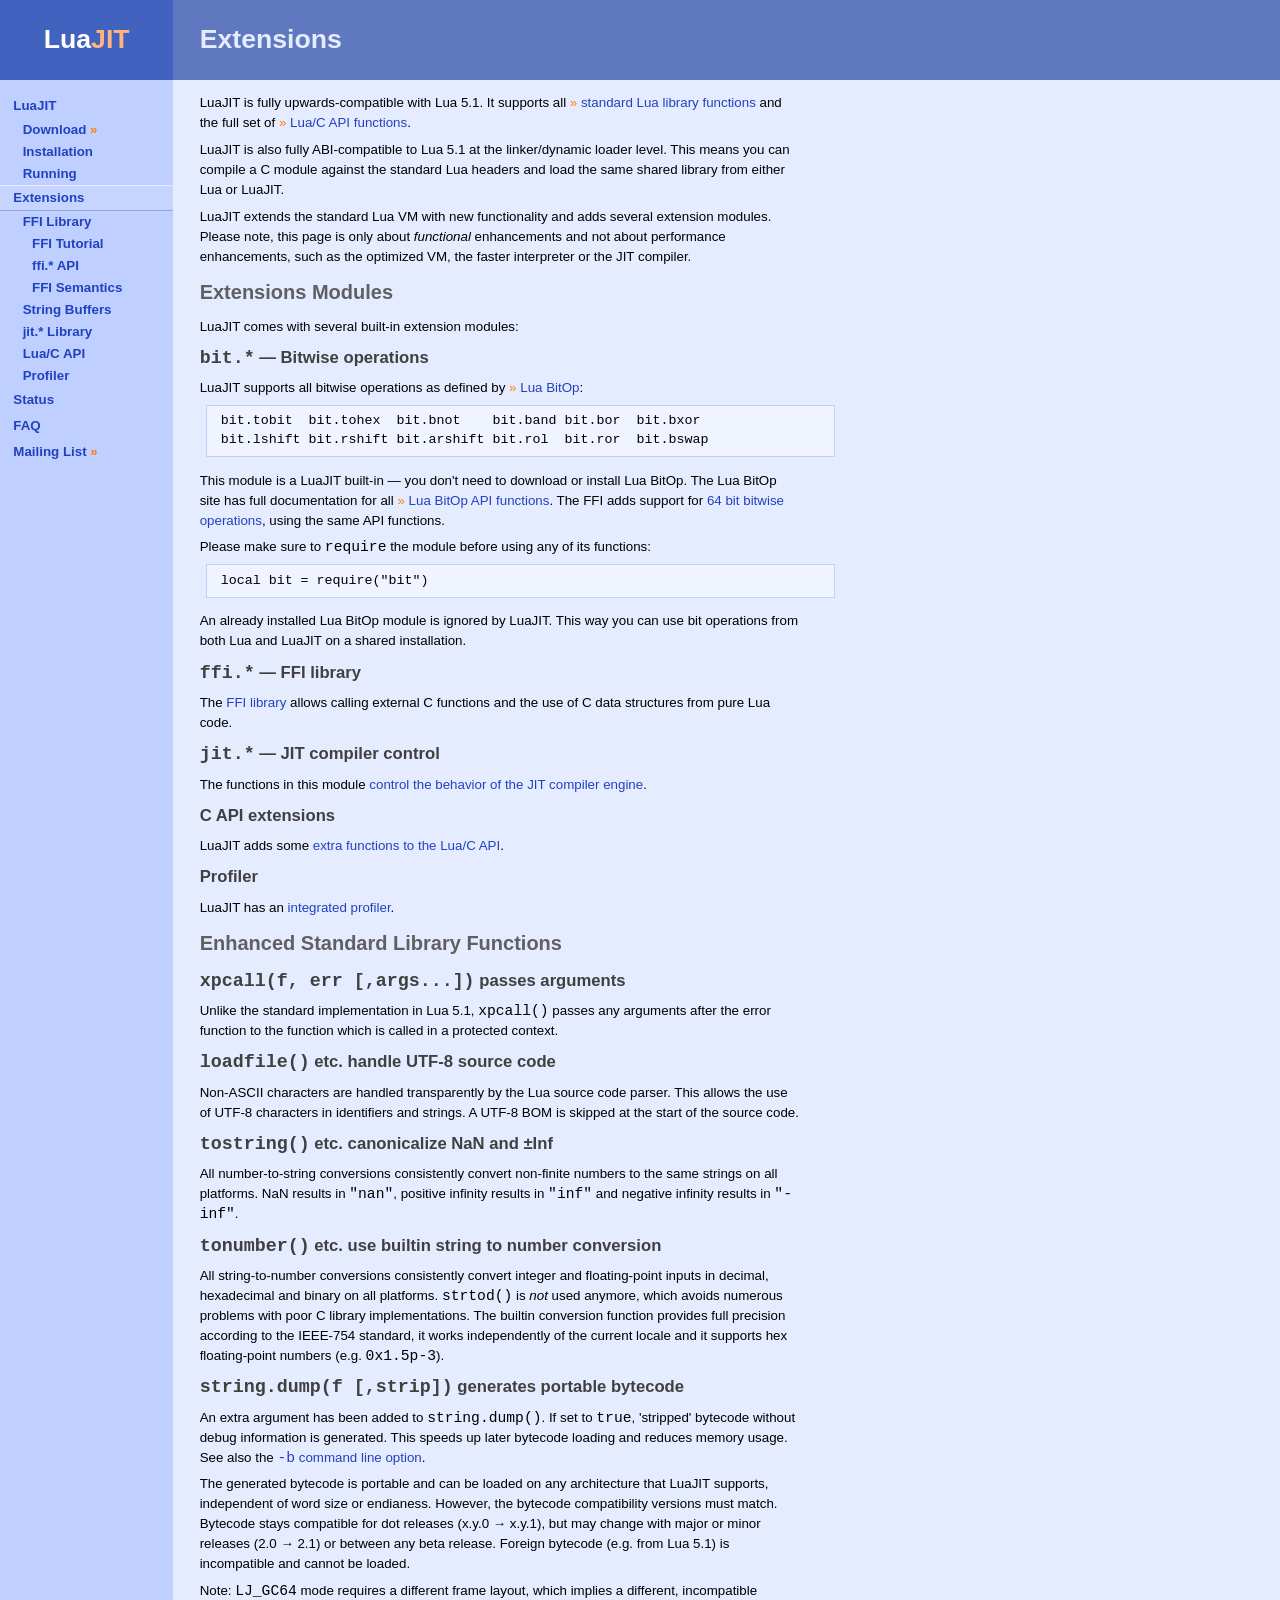
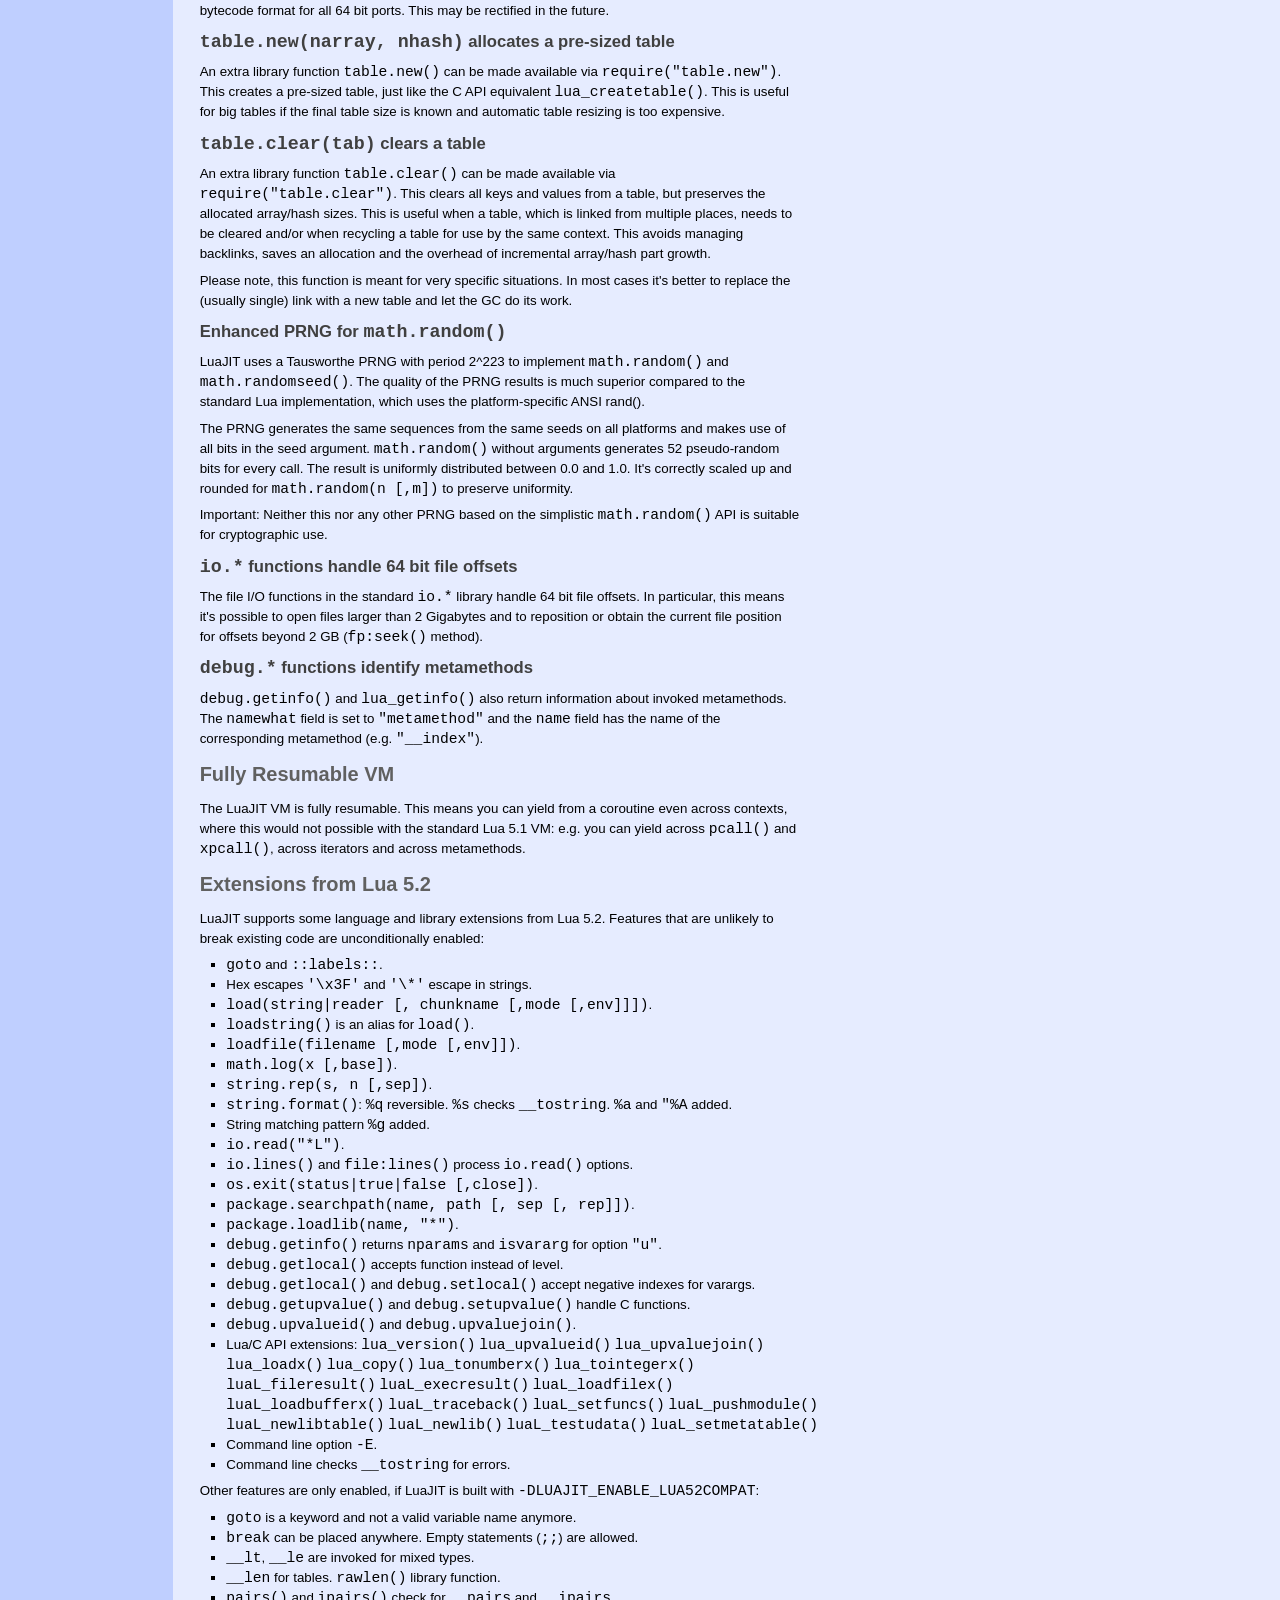
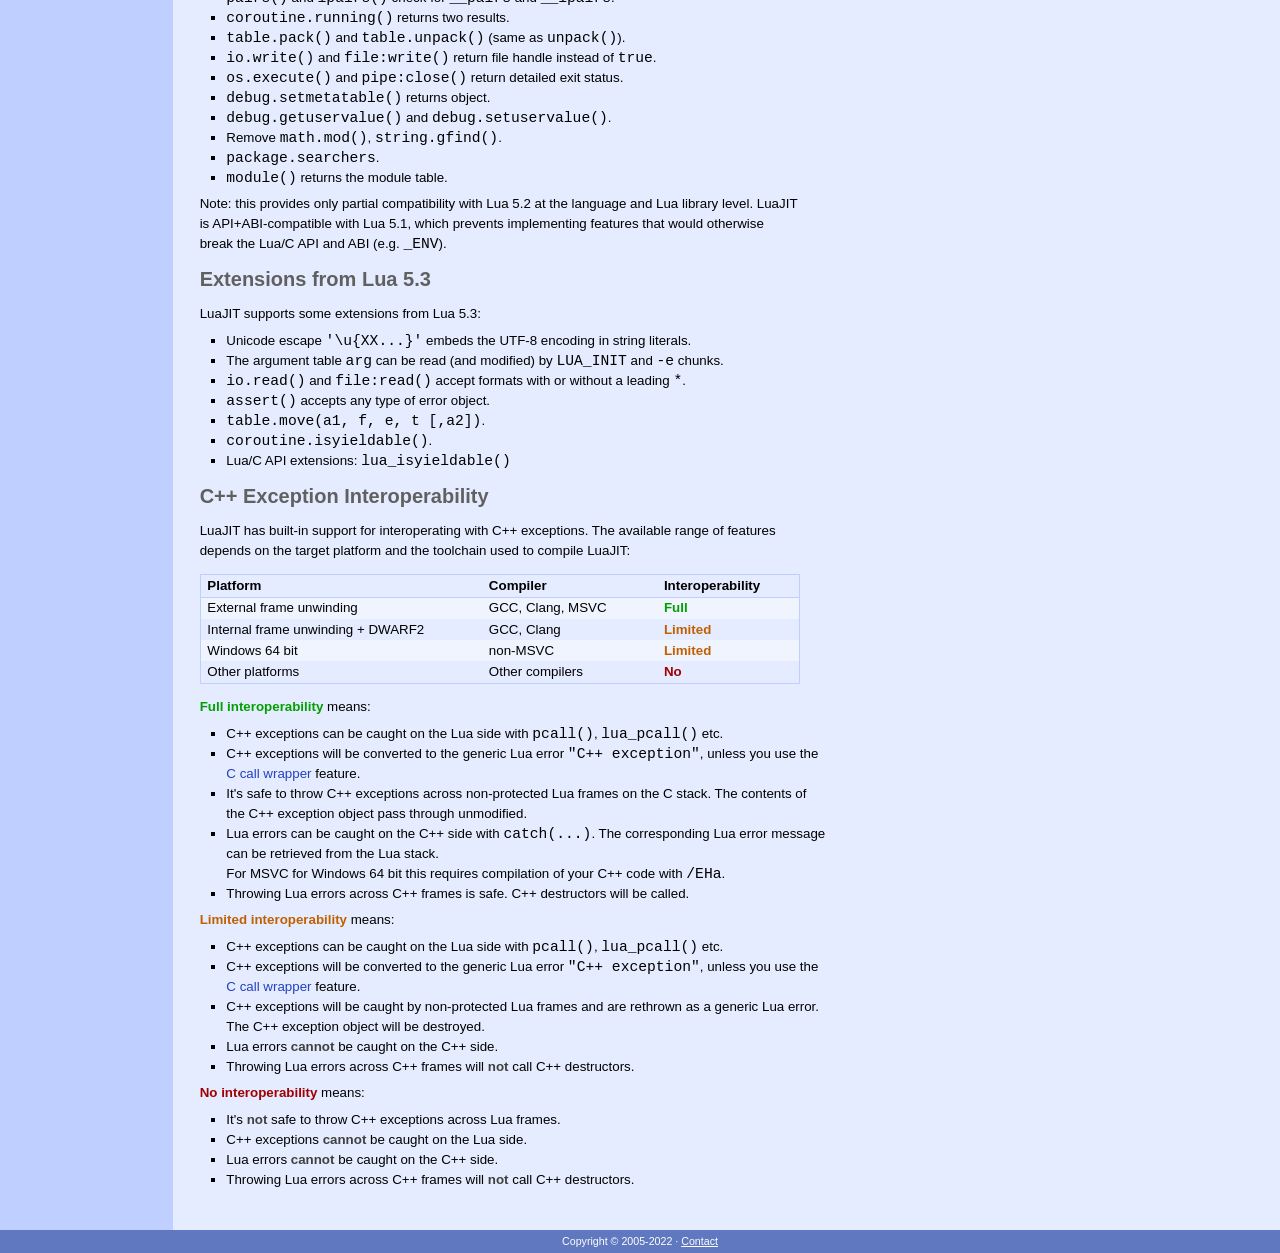
<file: build-deps/sysbench-master/third_party/luajit/luajit/doc/extensions.html>
<!DOCTYPE html>
<html>
<head>
<title>Extensions</title>
<meta charset="utf-8">
<meta name="Copyright" content="Copyright (C) 2005-2022">
<meta name="Language" content="en">
<link rel="stylesheet" type="text/css" href="bluequad.css" media="screen">
<link rel="stylesheet" type="text/css" href="bluequad-print.css" media="print">
<style type="text/css">
table.exc {
  line-height: 1.2;
}
tr.exchead td {
  font-weight: bold;
}
td.excplatform {
  width: 48%;
}
td.exccompiler {
  width: 29%;
}
td.excinterop {
  width: 23%;
}
</style>
</head>
<body>
<div id="site">
<a href="https://luajit.org"><span>Lua<span id="logo">JIT</span></span></a>
</div>
<div id="head">
<h1>Extensions</h1>
</div>
<div id="nav">
<ul><li>
<a href="luajit.html">LuaJIT</a>
<ul><li>
<a href="https://luajit.org/download.html">Download <span class="ext">&raquo;</span></a>
</li><li>
<a href="install.html">Installation</a>
</li><li>
<a href="running.html">Running</a>
</li></ul>
</li><li>
<a class="current" href="extensions.html">Extensions</a>
<ul><li>
<a href="ext_ffi.html">FFI Library</a>
<ul><li>
<a href="ext_ffi_tutorial.html">FFI Tutorial</a>
</li><li>
<a href="ext_ffi_api.html">ffi.* API</a>
</li><li>
<a href="ext_ffi_semantics.html">FFI Semantics</a>
</li></ul>
</li><li>
<a href="ext_buffer.html">String Buffers</a>
</li><li>
<a href="ext_jit.html">jit.* Library</a>
</li><li>
<a href="ext_c_api.html">Lua/C API</a>
</li><li>
<a href="ext_profiler.html">Profiler</a>
</li></ul>
</li><li>
<a href="status.html">Status</a>
</li><li>
<a href="faq.html">FAQ</a>
</li><li>
<a href="https://luajit.org/list.html">Mailing List <span class="ext">&raquo;</span></a>
</li></ul>
</div>
<div id="main">
<p>
LuaJIT is fully upwards-compatible with Lua 5.1. It supports all
<a href="https://www.lua.org/manual/5.1/manual.html#5"><span class="ext">&raquo;</span>&nbsp;standard Lua
library functions</a> and the full set of
<a href="https://www.lua.org/manual/5.1/manual.html#3"><span class="ext">&raquo;</span>&nbsp;Lua/C API
functions</a>.
</p>
<p>
LuaJIT is also fully ABI-compatible to Lua 5.1 at the linker/dynamic
loader level. This means you can compile a C&nbsp;module against the
standard Lua headers and load the same shared library from either Lua
or LuaJIT.
</p>
<p>
LuaJIT extends the standard Lua VM with new functionality and adds
several extension modules. Please note, this page is only about
<em>functional</em> enhancements and not about performance enhancements,
such as the optimized VM, the faster interpreter or the JIT compiler.
</p>

<h2 id="modules">Extensions Modules</h2>
<p>
LuaJIT comes with several built-in extension modules:
</p>

<h3 id="bit"><tt>bit.*</tt> &mdash; Bitwise operations</h3>
<p>
LuaJIT supports all bitwise operations as defined by
<a href="https://bitop.luajit.org"><span class="ext">&raquo;</span>&nbsp;Lua BitOp</a>:
</p>
<pre class="code">
bit.tobit  bit.tohex  bit.bnot    bit.band bit.bor  bit.bxor
bit.lshift bit.rshift bit.arshift bit.rol  bit.ror  bit.bswap
</pre>
<p>
This module is a LuaJIT built-in &mdash; you don't need to download or
install Lua BitOp. The Lua BitOp site has full documentation for all
<a href="https://bitop.luajit.org/api.html"><span class="ext">&raquo;</span>&nbsp;Lua BitOp API functions</a>.
The FFI adds support for
<a href="ext_ffi_semantics.html#cdata_arith">64&nbsp;bit bitwise operations</a>,
using the same API functions.
</p>
<p>
Please make sure to <tt>require</tt> the module before using any of
its functions:
</p>
<pre class="code">
local bit = require("bit")
</pre>
<p>
An already installed Lua BitOp module is ignored by LuaJIT.
This way you can use bit operations from both Lua and LuaJIT on a
shared installation.
</p>

<h3 id="ffi"><tt>ffi.*</tt> &mdash; FFI library</h3>
<p>
The <a href="ext_ffi.html">FFI library</a> allows calling external
C&nbsp;functions and the use of C&nbsp;data structures from pure Lua
code.
</p>

<h3 id="jit"><tt>jit.*</tt> &mdash; JIT compiler control</h3>
<p>
The functions in this module
<a href="ext_jit.html">control the behavior of the JIT compiler engine</a>.
</p>

<h3 id="c_api">C API extensions</h3>
<p>
LuaJIT adds some
<a href="ext_c_api.html">extra functions to the Lua/C API</a>.
</p>

<h3 id="profiler">Profiler</h3>
<p>
LuaJIT has an <a href="ext_profiler.html">integrated profiler</a>.
</p>

<h2 id="library">Enhanced Standard Library Functions</h2>

<h3 id="xpcall"><tt>xpcall(f, err [,args...])</tt> passes arguments</h3>
<p>
Unlike the standard implementation in Lua 5.1, <tt>xpcall()</tt>
passes any arguments after the error function to the function
which is called in a protected context.
</p>

<h3 id="load"><tt>loadfile()</tt> etc. handle UTF-8 source code</h3>
<p>
Non-ASCII characters are handled transparently by the Lua source code parser.
This allows the use of UTF-8 characters in identifiers and strings.
A UTF-8 BOM is skipped at the start of the source code.
</p>

<h3 id="tostring"><tt>tostring()</tt> etc. canonicalize NaN and &plusmn;Inf</h3>
<p>
All number-to-string conversions consistently convert non-finite numbers
to the same strings on all platforms. NaN results in <tt>"nan"</tt>,
positive infinity results in <tt>"inf"</tt> and negative infinity results
in <tt>"-inf"</tt>.
</p>

<h3 id="tonumber"><tt>tonumber()</tt> etc. use builtin string to number conversion</h3>
<p>
All string-to-number conversions consistently convert integer and
floating-point inputs in decimal, hexadecimal and binary on all platforms.
<tt>strtod()</tt> is <em>not</em> used anymore, which avoids numerous
problems with poor C library implementations. The builtin conversion
function provides full precision according to the IEEE-754 standard, it
works independently of the current locale and it supports hex floating-point
numbers (e.g. <tt>0x1.5p-3</tt>).
</p>

<h3 id="string_dump"><tt>string.dump(f [,strip])</tt> generates portable bytecode</h3>
<p>
An extra argument has been added to <tt>string.dump()</tt>. If set to
<tt>true</tt>, 'stripped' bytecode without debug information is
generated. This speeds up later bytecode loading and reduces memory
usage. See also the
<a href="running.html#opt_b"><tt>-b</tt> command line option</a>.
</p>
<p>
The generated bytecode is portable and can be loaded on any architecture
that LuaJIT supports, independent of word size or endianess. However, the
bytecode compatibility versions must match. Bytecode stays compatible
for dot releases (x.y.0 &rarr; x.y.1), but may change with major or
minor releases (2.0 &rarr; 2.1) or between any beta release. Foreign
bytecode (e.g. from Lua 5.1) is incompatible and cannot be loaded.
</p>
<p>
Note: <tt>LJ_GC64</tt> mode requires a different frame layout, which implies
a different, incompatible bytecode format for all 64 bit ports. This may be
rectified in the future.
</p>

<h3 id="table_new"><tt>table.new(narray, nhash)</tt> allocates a pre-sized table</h3>
<p>
An extra library function <tt>table.new()</tt> can be made available via
<tt>require("table.new")</tt>. This creates a pre-sized table, just like
the C API equivalent <tt>lua_createtable()</tt>. This is useful for big
tables if the final table size is known and automatic table resizing is
too expensive.
</p>

<h3 id="table_clear"><tt>table.clear(tab)</tt> clears a table</h3>
<p>
An extra library function <tt>table.clear()</tt> can be made available
via <tt>require("table.clear")</tt>. This clears all keys and values
from a table, but preserves the allocated array/hash sizes. This is
useful when a table, which is linked from multiple places, needs to be
cleared and/or when recycling a table for use by the same context. This
avoids managing backlinks, saves an allocation and the overhead of
incremental array/hash part growth.
</p>
<p>
Please note, this function is meant for very specific situations. In most
cases it's better to replace the (usually single) link with a new table
and let the GC do its work.
</p>

<h3 id="math_random">Enhanced PRNG for <tt>math.random()</tt></h3>
<p>
LuaJIT uses a Tausworthe PRNG with period 2^223 to implement
<tt>math.random()</tt> and <tt>math.randomseed()</tt>. The quality of
the PRNG results is much superior compared to the standard Lua
implementation, which uses the platform-specific ANSI rand().
</p>
<p>
The PRNG generates the same sequences from the same seeds on all
platforms and makes use of all bits in the seed argument.
<tt>math.random()</tt> without arguments generates 52 pseudo-random bits
for every call. The result is uniformly distributed between 0.0 and 1.0.
It's correctly scaled up and rounded for <tt>math.random(n&nbsp;[,m])</tt> to
preserve uniformity.
</p>
<p>
Important: Neither this nor any other PRNG based on the simplistic
<tt>math.random()</tt> API is suitable for cryptographic use.
</p>

<h3 id="io"><tt>io.*</tt> functions handle 64&nbsp;bit file offsets</h3>
<p>
The file I/O functions in the standard <tt>io.*</tt> library handle
64&nbsp;bit file offsets. In particular, this means it's possible
to open files larger than 2&nbsp;Gigabytes and to reposition or obtain
the current file position for offsets beyond 2&nbsp;GB
(<tt>fp:seek()</tt> method).
</p>

<h3 id="debug_meta"><tt>debug.*</tt> functions identify metamethods</h3>
<p>
<tt>debug.getinfo()</tt> and <tt>lua_getinfo()</tt> also return information
about invoked metamethods. The <tt>namewhat</tt> field is set to
<tt>"metamethod"</tt> and the <tt>name</tt> field has the name of
the corresponding metamethod (e.g. <tt>"__index"</tt>).
</p>

<h2 id="resumable">Fully Resumable VM</h2>
<p>
The LuaJIT VM is fully resumable. This means you can yield from a
coroutine even across contexts, where this would not possible with
the standard Lua&nbsp;5.1 VM: e.g. you can yield across <tt>pcall()</tt>
and <tt>xpcall()</tt>, across iterators and across metamethods.
</p>

<h2 id="lua52">Extensions from Lua 5.2</h2>
<p>
LuaJIT supports some language and library extensions from Lua&nbsp;5.2.
Features that are unlikely to break existing code are unconditionally
enabled:
</p>
<ul>
<li><tt>goto</tt> and <tt>::labels::</tt>.</li>
<li>Hex escapes <tt>'\x3F'</tt> and <tt>'\*'</tt> escape in strings.</li>
<li><tt>load(string|reader [, chunkname [,mode [,env]]])</tt>.</li>
<li><tt>loadstring()</tt> is an alias for <tt>load()</tt>.</li>
<li><tt>loadfile(filename [,mode [,env]])</tt>.</li>
<li><tt>math.log(x [,base])</tt>.</li>
<li><tt>string.rep(s, n [,sep])</tt>.</li>
<li><tt>string.format()</tt>: <tt>%q</tt> reversible.
<tt>%s</tt> checks <tt>__tostring</tt>.
<tt>%a</tt> and <tt>"%A</tt> added.</li>
<li>String matching pattern <tt>%g</tt> added.</li>
<li><tt>io.read("*L")</tt>.</li>
<li><tt>io.lines()</tt> and <tt>file:lines()</tt> process
<tt>io.read()</tt> options.</li>
<li><tt>os.exit(status|true|false [,close])</tt>.</li>
<li><tt>package.searchpath(name, path [, sep [, rep]])</tt>.</li>
<li><tt>package.loadlib(name, "*")</tt>.</li>
<li><tt>debug.getinfo()</tt> returns <tt>nparams</tt> and <tt>isvararg</tt>
for option <tt>"u"</tt>.</li>
<li><tt>debug.getlocal()</tt> accepts function instead of level.</li>
<li><tt>debug.getlocal()</tt> and <tt>debug.setlocal()</tt> accept negative
indexes for varargs.</li>
<li><tt>debug.getupvalue()</tt> and <tt>debug.setupvalue()</tt> handle
C&nbsp;functions.</li>
<li><tt>debug.upvalueid()</tt> and <tt>debug.upvaluejoin()</tt>.</li>
<li>Lua/C API extensions:
<tt>lua_version()</tt>
<tt>lua_upvalueid()</tt>
<tt>lua_upvaluejoin()</tt>
<tt>lua_loadx()</tt>
<tt>lua_copy()</tt>
<tt>lua_tonumberx()</tt>
<tt>lua_tointegerx()</tt>
<tt>luaL_fileresult()</tt>
<tt>luaL_execresult()</tt>
<tt>luaL_loadfilex()</tt>
<tt>luaL_loadbufferx()</tt>
<tt>luaL_traceback()</tt>
<tt>luaL_setfuncs()</tt>
<tt>luaL_pushmodule()</tt>
<tt>luaL_newlibtable()</tt>
<tt>luaL_newlib()</tt>
<tt>luaL_testudata()</tt>
<tt>luaL_setmetatable()</tt>
</li>
<li>Command line option <tt>-E</tt>.</li>
<li>Command line checks <tt>__tostring</tt> for errors.</li>
</ul>
<p>
Other features are only enabled, if LuaJIT is built with
<tt>-DLUAJIT_ENABLE_LUA52COMPAT</tt>:
</p>
<ul>
<li><tt>goto</tt> is a keyword and not a valid variable name anymore.</li>
<li><tt>break</tt> can be placed anywhere. Empty statements (<tt>;;</tt>)
are allowed.</li>
<li><tt>__lt</tt>, <tt>__le</tt> are invoked for mixed types.</li>
<li><tt>__len</tt> for tables. <tt>rawlen()</tt> library function.</li>
<li><tt>pairs()</tt> and <tt>ipairs()</tt> check for <tt>__pairs</tt> and
<tt>__ipairs</tt>.</li>
<li><tt>coroutine.running()</tt> returns two results.</li>
<li><tt>table.pack()</tt> and <tt>table.unpack()</tt>
(same as <tt>unpack()</tt>).</li>
<li><tt>io.write()</tt> and <tt>file:write()</tt> return file handle
instead of <tt>true</tt>.</li>
<li><tt>os.execute()</tt> and <tt>pipe:close()</tt> return detailed
exit status.</li>
<li><tt>debug.setmetatable()</tt> returns object.</li>
<li><tt>debug.getuservalue()</tt> and <tt>debug.setuservalue()</tt>.</li>
<li>Remove <tt>math.mod()</tt>, <tt>string.gfind()</tt>.</li>
<li><tt>package.searchers</tt>.</li>
<li><tt>module()</tt> returns the module table.</li>
</ul>
<p>
Note: this provides only partial compatibility with Lua 5.2 at the
language and Lua library level. LuaJIT is API+ABI-compatible with
Lua&nbsp;5.1, which prevents implementing features that would otherwise
break the Lua/C API and ABI (e.g. <tt>_ENV</tt>).
</p>

<h2 id="lua53">Extensions from Lua 5.3</h2>
<p>
LuaJIT supports some extensions from Lua&nbsp;5.3:
<ul>
<li>Unicode escape <tt>'\u{XX...}'</tt> embeds the UTF-8 encoding in string literals.</li>
<li>The argument table <tt>arg</tt> can be read (and modified) by <tt>LUA_INIT</tt> and <tt>-e</tt> chunks.</li>
<li><tt>io.read()</tt> and <tt>file:read()</tt> accept formats with or without a leading <tt>*</tt>.</li>
<li><tt>assert()</tt> accepts any type of error object.</li>
<li><tt>table.move(a1, f, e, t [,a2])</tt>.</li>
<li><tt>coroutine.isyieldable()</tt>.</li>
<li>Lua/C API extensions:
<tt>lua_isyieldable()</tt>
</li>
</ul>

<h2 id="exceptions">C++ Exception Interoperability</h2>
<p>
LuaJIT has built-in support for interoperating with C++&nbsp;exceptions.
The available range of features depends on the target platform and
the toolchain used to compile LuaJIT:
</p>
<table class="exc">
<tr class="exchead">
<td class="excplatform">Platform</td>
<td class="exccompiler">Compiler</td>
<td class="excinterop">Interoperability</td>
</tr>
<tr class="odd separate">
<td class="excplatform">External frame unwinding</td>
<td class="exccompiler">GCC, Clang, MSVC</td>
<td class="excinterop"><b style="color: #00a000;">Full</b></td>
</tr>
<tr class="even">
<td class="excplatform">Internal frame unwinding + DWARF2</td>
<td class="exccompiler">GCC, Clang</td>
<td class="excinterop"><b style="color: #c06000;">Limited</b></td>
</tr>
<tr class="odd">
<td class="excplatform">Windows 64 bit</td>
<td class="exccompiler">non-MSVC</td>
<td class="excinterop"><b style="color: #c06000;">Limited</b></td>
</tr>
<tr class="even">
<td class="excplatform">Other platforms</td>
<td class="exccompiler">Other compilers</td>
<td class="excinterop"><b style="color: #a00000;">No</b></td>
</tr>
</table>
<p>
<b style="color: #00a000;">Full interoperability</b> means:
</p>
<ul>
<li>C++&nbsp;exceptions can be caught on the Lua side with <tt>pcall()</tt>,
<tt>lua_pcall()</tt> etc.</li>
<li>C++&nbsp;exceptions will be converted to the generic Lua error
<tt>"C++&nbsp;exception"</tt>, unless you use the
<a href="ext_c_api.html#mode_wrapcfunc">C&nbsp;call wrapper</a> feature.</li>
<li>It's safe to throw C++&nbsp;exceptions across non-protected Lua frames
on the C&nbsp;stack. The contents of the C++&nbsp;exception object
pass through unmodified.</li>
<li>Lua errors can be caught on the C++ side with <tt>catch(...)</tt>.
The corresponding Lua error message can be retrieved from the Lua stack.<br>
For MSVC for Windows 64 bit this requires compilation of your C++ code
with <tt>/EHa</tt>.</li>
<li>Throwing Lua errors across C++ frames is safe. C++ destructors
will be called.</li>
</ul>
<p>
<b style="color: #c06000;">Limited interoperability</b> means:
</p>
<ul>
<li>C++&nbsp;exceptions can be caught on the Lua side with <tt>pcall()</tt>,
<tt>lua_pcall()</tt> etc.</li>
<li>C++&nbsp;exceptions will be converted to the generic Lua error
<tt>"C++&nbsp;exception"</tt>, unless you use the
<a href="ext_c_api.html#mode_wrapcfunc">C&nbsp;call wrapper</a> feature.</li>
<li>C++&nbsp;exceptions will be caught by non-protected Lua frames and
are rethrown as a generic Lua error. The C++&nbsp;exception object will
be destroyed.</li>
<li>Lua errors <b>cannot</b> be caught on the C++ side.</li>
<li>Throwing Lua errors across C++ frames will <b>not</b> call
C++ destructors.</li>
</ul>

<p>
<b style="color: #a00000;">No interoperability</b> means:
</p>
<ul>
<li>It's <b>not</b> safe to throw C++&nbsp;exceptions across Lua frames.</li>
<li>C++&nbsp;exceptions <b>cannot</b> be caught on the Lua side.</li>
<li>Lua errors <b>cannot</b> be caught on the C++ side.</li>
<li>Throwing Lua errors across C++ frames will <b>not</b> call
C++ destructors.</li>
</ul>
<br class="flush">
</div>
<div id="foot">
<hr class="hide">
Copyright &copy; 2005-2022
<span class="noprint">
&middot;
<a href="contact.html">Contact</a>
</span>
</div>
</body>
</html>
</file>
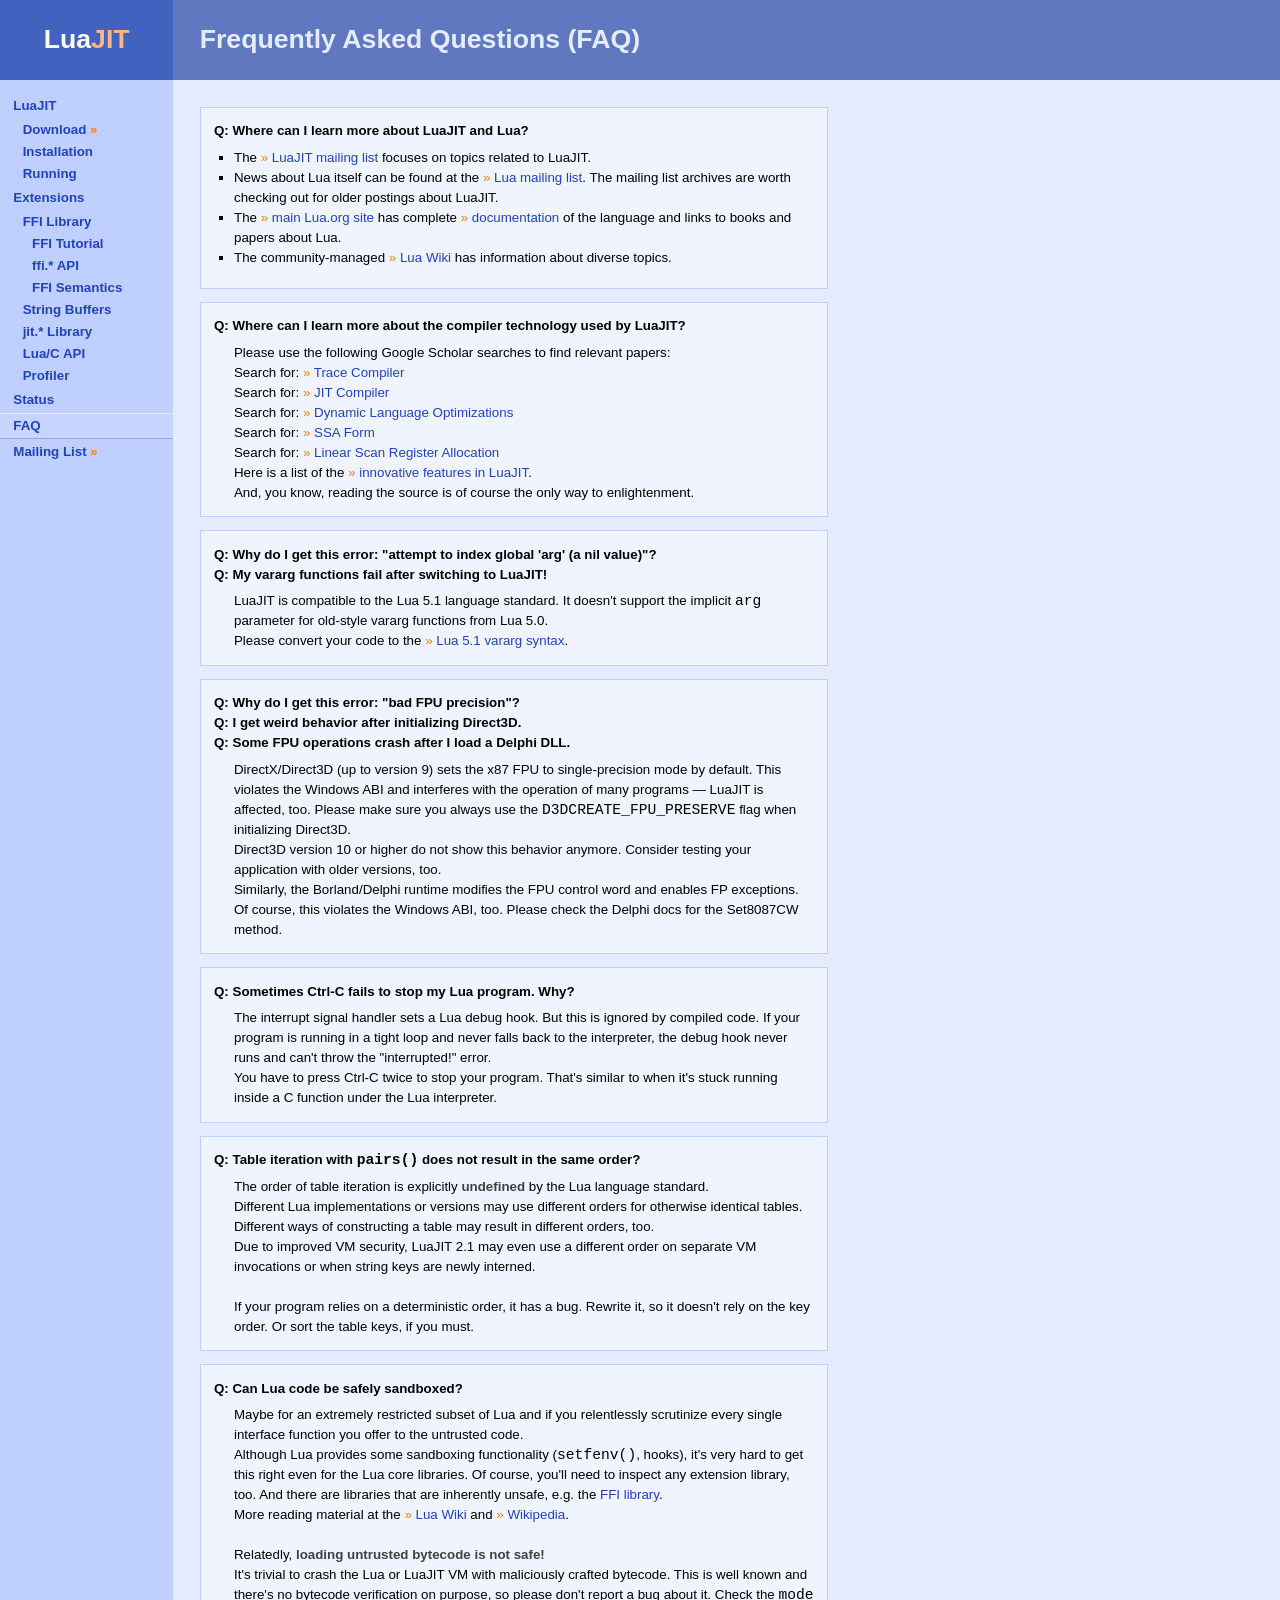
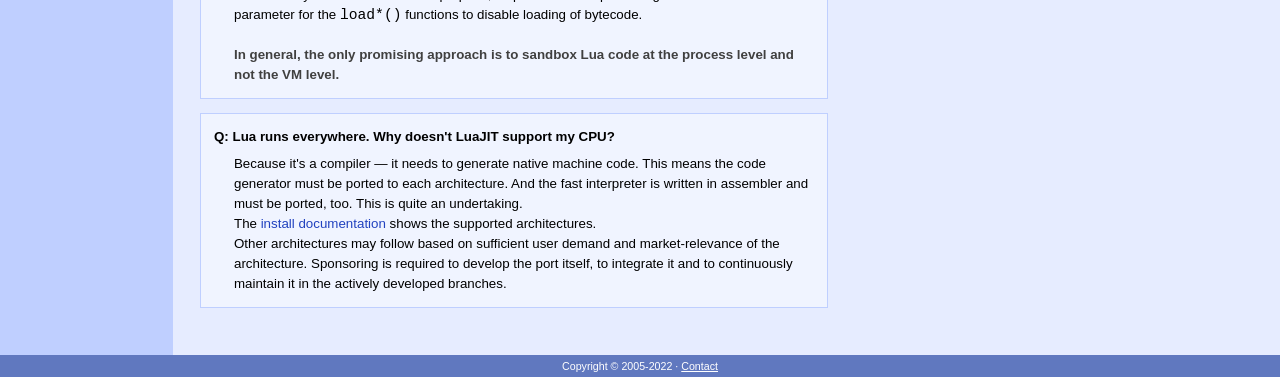
<file: build-deps/sysbench-master/third_party/luajit/luajit/doc/faq.html>
<!DOCTYPE html>
<html>
<head>
<title>Frequently Asked Questions (FAQ)</title>
<meta charset="utf-8">
<meta name="Copyright" content="Copyright (C) 2005-2022">
<meta name="Language" content="en">
<link rel="stylesheet" type="text/css" href="bluequad.css" media="screen">
<link rel="stylesheet" type="text/css" href="bluequad-print.css" media="print">
<style type="text/css">
dd { margin-left: 1.5em; }
</style>
</head>
<body>
<div id="site">
<a href="https://luajit.org"><span>Lua<span id="logo">JIT</span></span></a>
</div>
<div id="head">
<h1>Frequently Asked Questions (FAQ)</h1>
</div>
<div id="nav">
<ul><li>
<a href="luajit.html">LuaJIT</a>
<ul><li>
<a href="https://luajit.org/download.html">Download <span class="ext">&raquo;</span></a>
</li><li>
<a href="install.html">Installation</a>
</li><li>
<a href="running.html">Running</a>
</li></ul>
</li><li>
<a href="extensions.html">Extensions</a>
<ul><li>
<a href="ext_ffi.html">FFI Library</a>
<ul><li>
<a href="ext_ffi_tutorial.html">FFI Tutorial</a>
</li><li>
<a href="ext_ffi_api.html">ffi.* API</a>
</li><li>
<a href="ext_ffi_semantics.html">FFI Semantics</a>
</li></ul>
</li><li>
<a href="ext_buffer.html">String Buffers</a>
</li><li>
<a href="ext_jit.html">jit.* Library</a>
</li><li>
<a href="ext_c_api.html">Lua/C API</a>
</li><li>
<a href="ext_profiler.html">Profiler</a>
</li></ul>
</li><li>
<a href="status.html">Status</a>
</li><li>
<a class="current" href="faq.html">FAQ</a>
</li><li>
<a href="https://luajit.org/list.html">Mailing List <span class="ext">&raquo;</span></a>
</li></ul>
</div>
<div id="main">
<dl id="info">
<dt>Q: Where can I learn more about LuaJIT and Lua?</dt>
<dd>
<ul style="padding: 0;">
<li>The <a href="https://luajit.org/list.html"><span class="ext">&raquo;</span>&nbsp;LuaJIT mailing list</a> focuses on topics
related to LuaJIT.</li>
<li>News about Lua itself can be found at the
<a href="https://www.lua.org/lua-l.html"><span class="ext">&raquo;</span>&nbsp;Lua mailing list</a>.
The mailing list archives are worth checking out for older postings
about LuaJIT.</li>
<li>The <a href="https://lua.org"><span class="ext">&raquo;</span>&nbsp;main Lua.org site</a> has complete
<a href="https://www.lua.org/docs.html"><span class="ext">&raquo;</span>&nbsp;documentation</a> of the language
and links to books and papers about Lua.</li>
<li>The community-managed <a href="http://lua-users.org/wiki/"><span class="ext">&raquo;</span>&nbsp;Lua Wiki</a>
has information about diverse topics.</li>
</ul></dd>
</dl>

<dl id="tech">
<dt>Q: Where can I learn more about the compiler technology used by LuaJIT?</dt>
<dd>
Please use the following Google Scholar searches to find relevant papers:<br>
Search for: <a href="https://scholar.google.com/scholar?q=Trace+Compiler"><span class="ext">&raquo;</span>&nbsp;Trace Compiler</a><br>
Search for: <a href="https://scholar.google.com/scholar?q=JIT+Compiler"><span class="ext">&raquo;</span>&nbsp;JIT Compiler</a><br>
Search for: <a href="https://scholar.google.com/scholar?q=Dynamic+Language+Optimizations"><span class="ext">&raquo;</span>&nbsp;Dynamic Language Optimizations</a><br>
Search for: <a href="https://scholar.google.com/scholar?q=SSA+Form"><span class="ext">&raquo;</span>&nbsp;SSA Form</a><br>
Search for: <a href="https://scholar.google.com/scholar?q=Linear+Scan+Register+Allocation"><span class="ext">&raquo;</span>&nbsp;Linear Scan Register Allocation</a><br>
Here is a list of the <a href="http://lua-users.org/lists/lua-l/2009-11/msg00089.html"><span class="ext">&raquo;</span>&nbsp;innovative features in LuaJIT</a>.<br>
And, you know, reading the source is of course the only way to enlightenment.
</dd>
</dl>

<dl id="arg">
<dt>Q: Why do I get this error: "attempt to index global 'arg' (a nil value)"?<br>
Q: My vararg functions fail after switching to LuaJIT!</dt>
<dd>LuaJIT is compatible to the Lua 5.1 language standard. It doesn't
support the implicit <tt>arg</tt> parameter for old-style vararg
functions from Lua 5.0.<br>Please convert your code to the
<a href="https://www.lua.org/manual/5.1/manual.html#2.5.9"><span class="ext">&raquo;</span>&nbsp;Lua 5.1
vararg syntax</a>.</dd>
</dl>

<dl id="x87">
<dt>Q: Why do I get this error: "bad FPU precision"?<br>
<dt>Q: I get weird behavior after initializing Direct3D.<br>
<dt>Q: Some FPU operations crash after I load a Delphi DLL.<br>
</dt>
<dd>

DirectX/Direct3D (up to version 9) sets the x87 FPU to single-precision
mode by default. This violates the Windows ABI and interferes with the
operation of many programs &mdash; LuaJIT is affected, too. Please make
sure you always use the <tt>D3DCREATE_FPU_PRESERVE</tt> flag when
initializing Direct3D.<br>

Direct3D version 10 or higher do not show this behavior anymore.
Consider testing your application with older versions, too.<br>

Similarly, the Borland/Delphi runtime modifies the FPU control word and
enables FP exceptions. Of course, this violates the Windows ABI, too.
Please check the Delphi docs for the Set8087CW method.</dd>
</dl>

<dl id="ctrlc">
<dt>Q: Sometimes Ctrl-C fails to stop my Lua program. Why?</dt>
<dd>The interrupt signal handler sets a Lua debug hook. But this is
ignored by compiled code. If your program is running in a tight loop
and never falls back to the interpreter, the debug hook never runs and
can't throw the "interrupted!" error.<br>
You have to press Ctrl-C twice to stop your program. That's similar
to when it's stuck running inside a C function under the Lua interpreter.</dd>
</dl>

<dl id="order">
<dt>Q: Table iteration with <tt>pairs()</tt> does not result in the same order?</dt>
<dd>The order of table iteration is explicitly <b>undefined</b> by
the Lua language standard.<br>
Different Lua implementations or versions may use different orders for
otherwise identical tables. Different ways of constructing a table may
result in different orders, too.<br>
Due to improved VM security, LuaJIT 2.1 may even use a different order
on separate VM invocations or when string keys are newly interned.<br><br>
If your program relies on a deterministic order, it has a bug. Rewrite it,
so it doesn't rely on the key order. Or sort the table keys, if you must.</dd>
</dl>

<dl id="sandbox">
<dt>Q: Can Lua code be safely sandboxed?</dt>
<dd>
Maybe for an extremely restricted subset of Lua and if you relentlessly
scrutinize every single interface function you offer to the untrusted code.<br>

Although Lua provides some sandboxing functionality (<tt>setfenv()</tt>, hooks),
it's very hard to get this right even for the Lua core libraries. Of course,
you'll need to inspect any extension library, too. And there are libraries
that are inherently unsafe, e.g. the <a href="ext_ffi.html">FFI library</a>.<br>

More reading material at the <a href="http://lua-users.org/wiki/SandBoxes"><span class="ext">&raquo;</span>&nbsp;Lua Wiki</a> and <a href="https://en.wikipedia.org/wiki/Sandbox_(computer_security)"><span class="ext">&raquo;</span>&nbsp;Wikipedia</a>.<br><br>

Relatedly, <b>loading untrusted bytecode is not safe!</b><br>

It's trivial to crash the Lua or LuaJIT VM with maliciously crafted bytecode.
This is well known and there's no bytecode verification on purpose, so please
don't report a bug about it. Check the <tt>mode</tt> parameter for the
<tt>load*()</tt> functions to disable loading of bytecode.<br><br>

<b>In general, the only promising approach is to sandbox Lua code at the
process level and not the VM level.</b>
</dd>
</dl>

<dl id="arch">
<dt>Q: Lua runs everywhere. Why doesn't LuaJIT support my CPU?</dt>
<dd>Because it's a compiler &mdash; it needs to generate native
machine code. This means the code generator must be ported to each
architecture. And the fast interpreter is written in assembler and
must be ported, too. This is quite an undertaking.<br>
The <a href="install.html">install documentation</a> shows the supported
architectures.<br>
Other architectures may follow based on sufficient user demand and
market-relevance of the architecture. Sponsoring is required to develop
the port itself, to integrate it and to continuously maintain it in the
actively developed branches.</dd>
</dl>
<br class="flush">
</div>
<div id="foot">
<hr class="hide">
Copyright &copy; 2005-2022
<span class="noprint">
&middot;
<a href="contact.html">Contact</a>
</span>
</div>
</body>
</html>
</file>
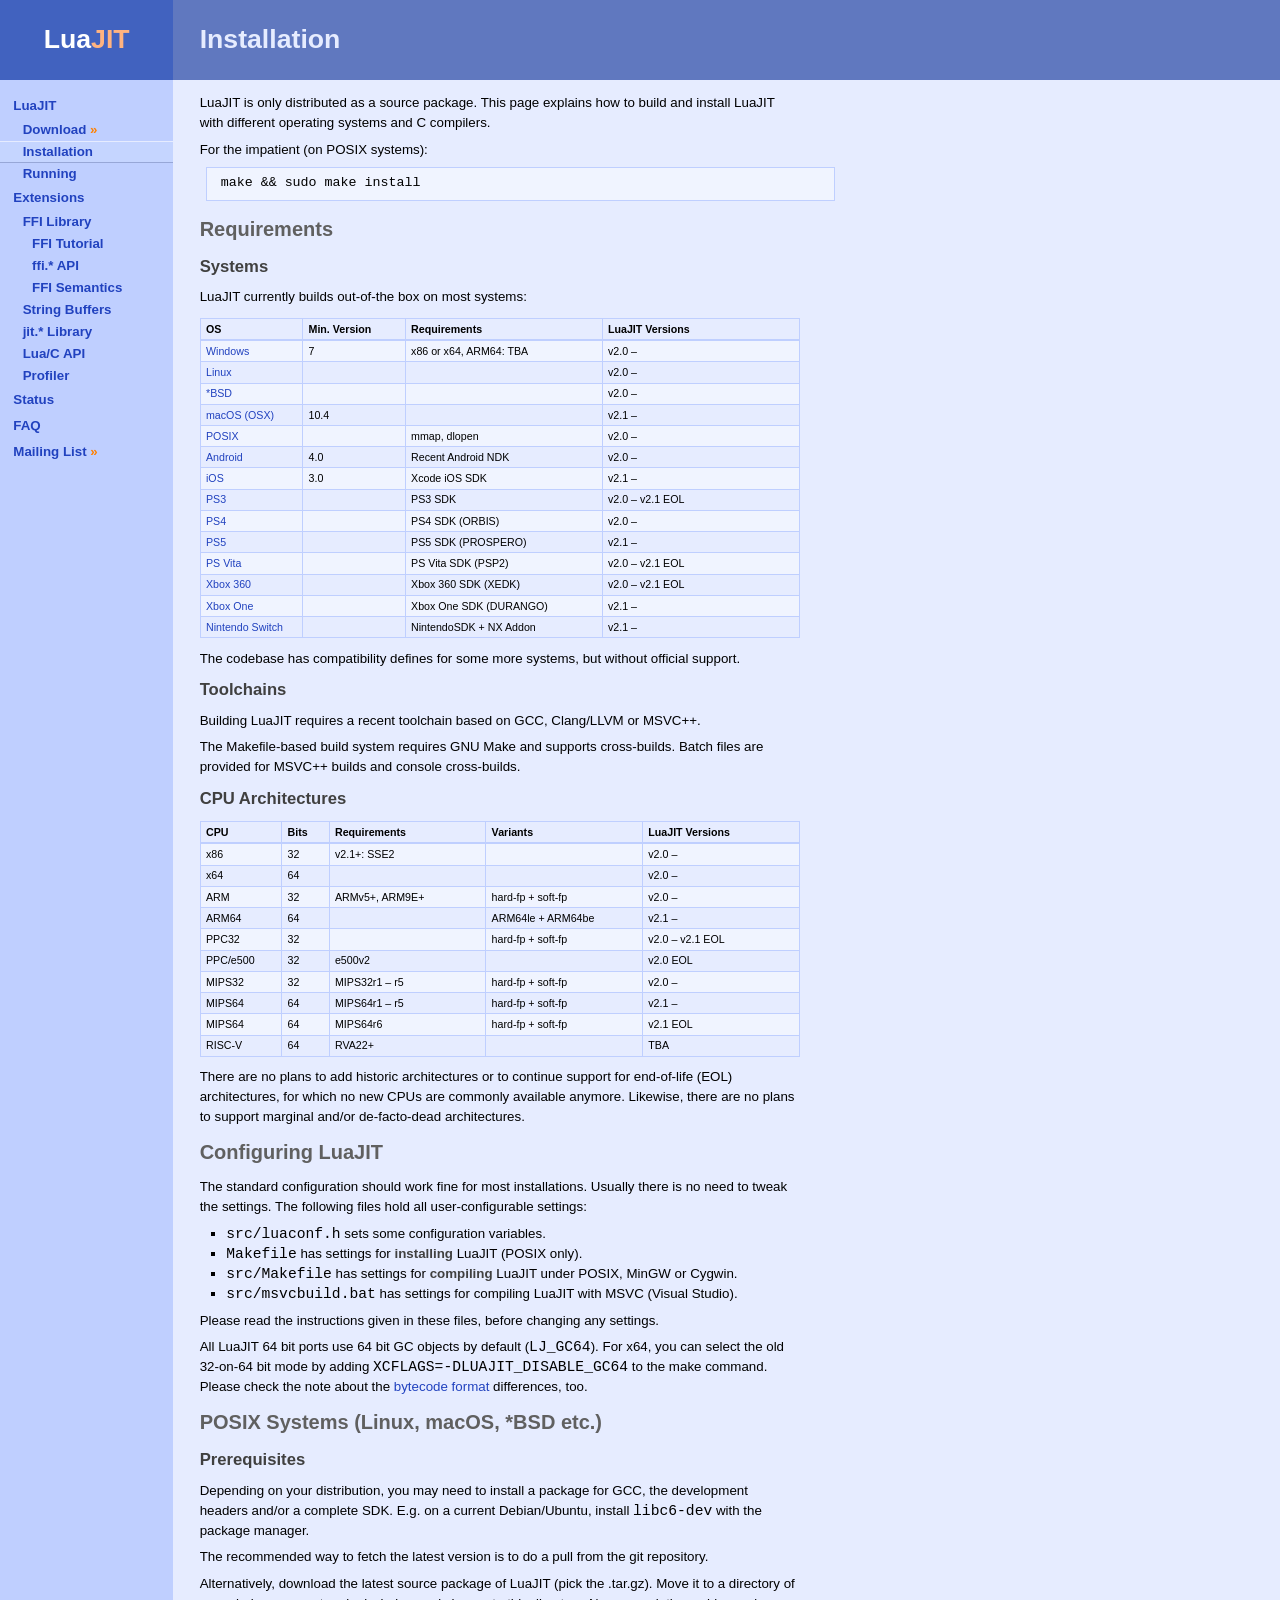
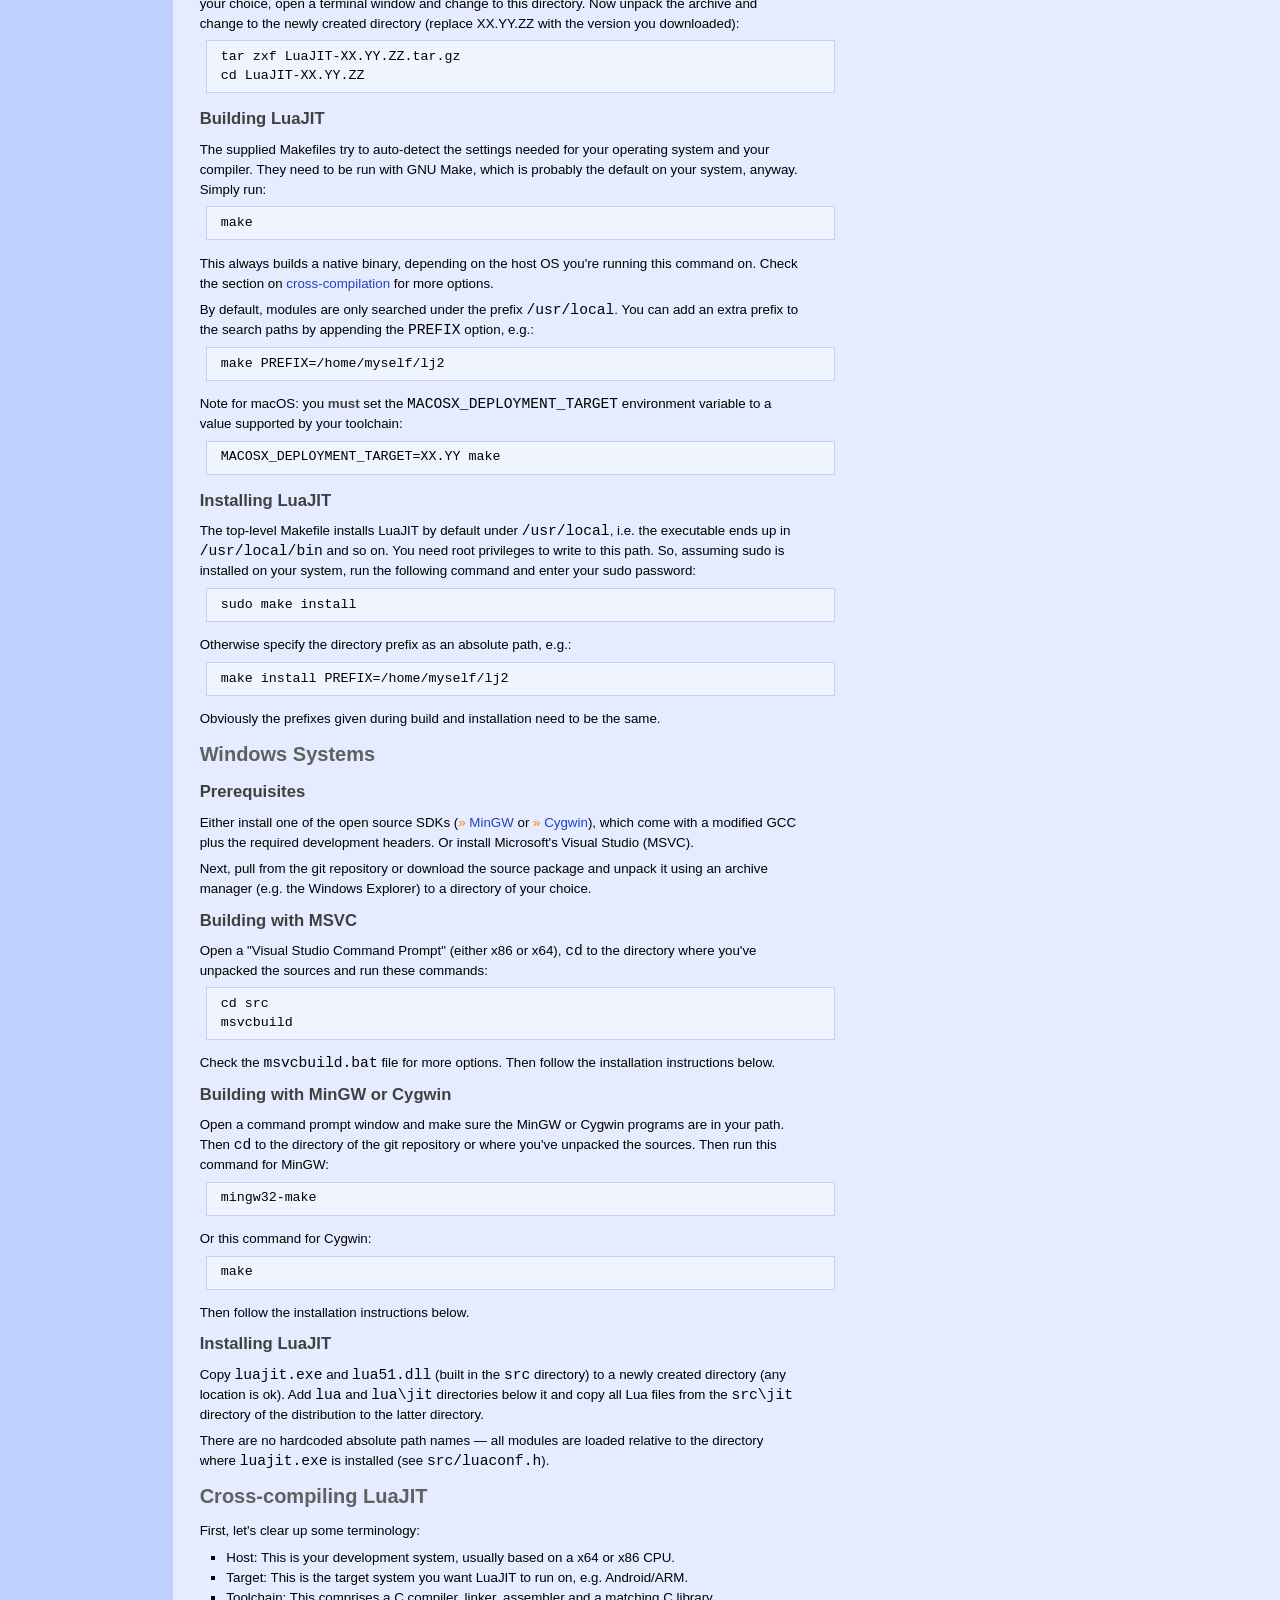
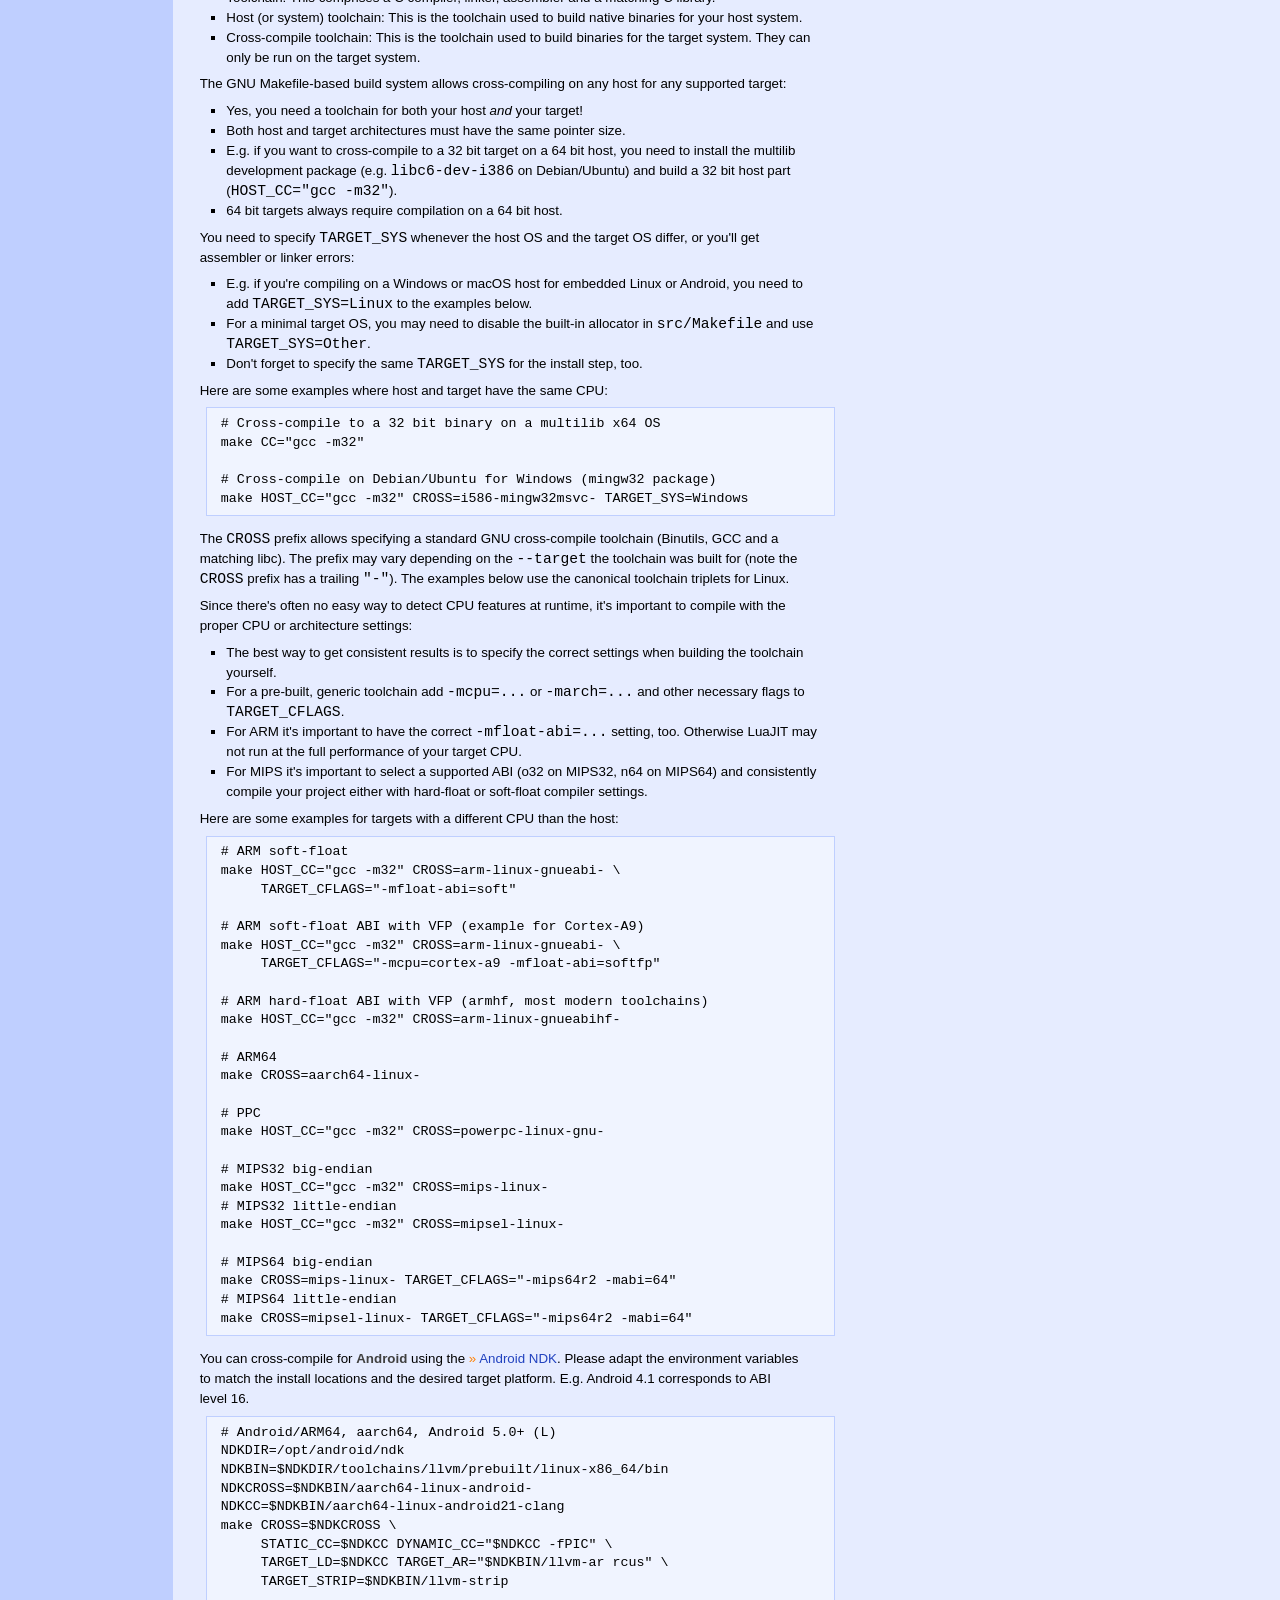
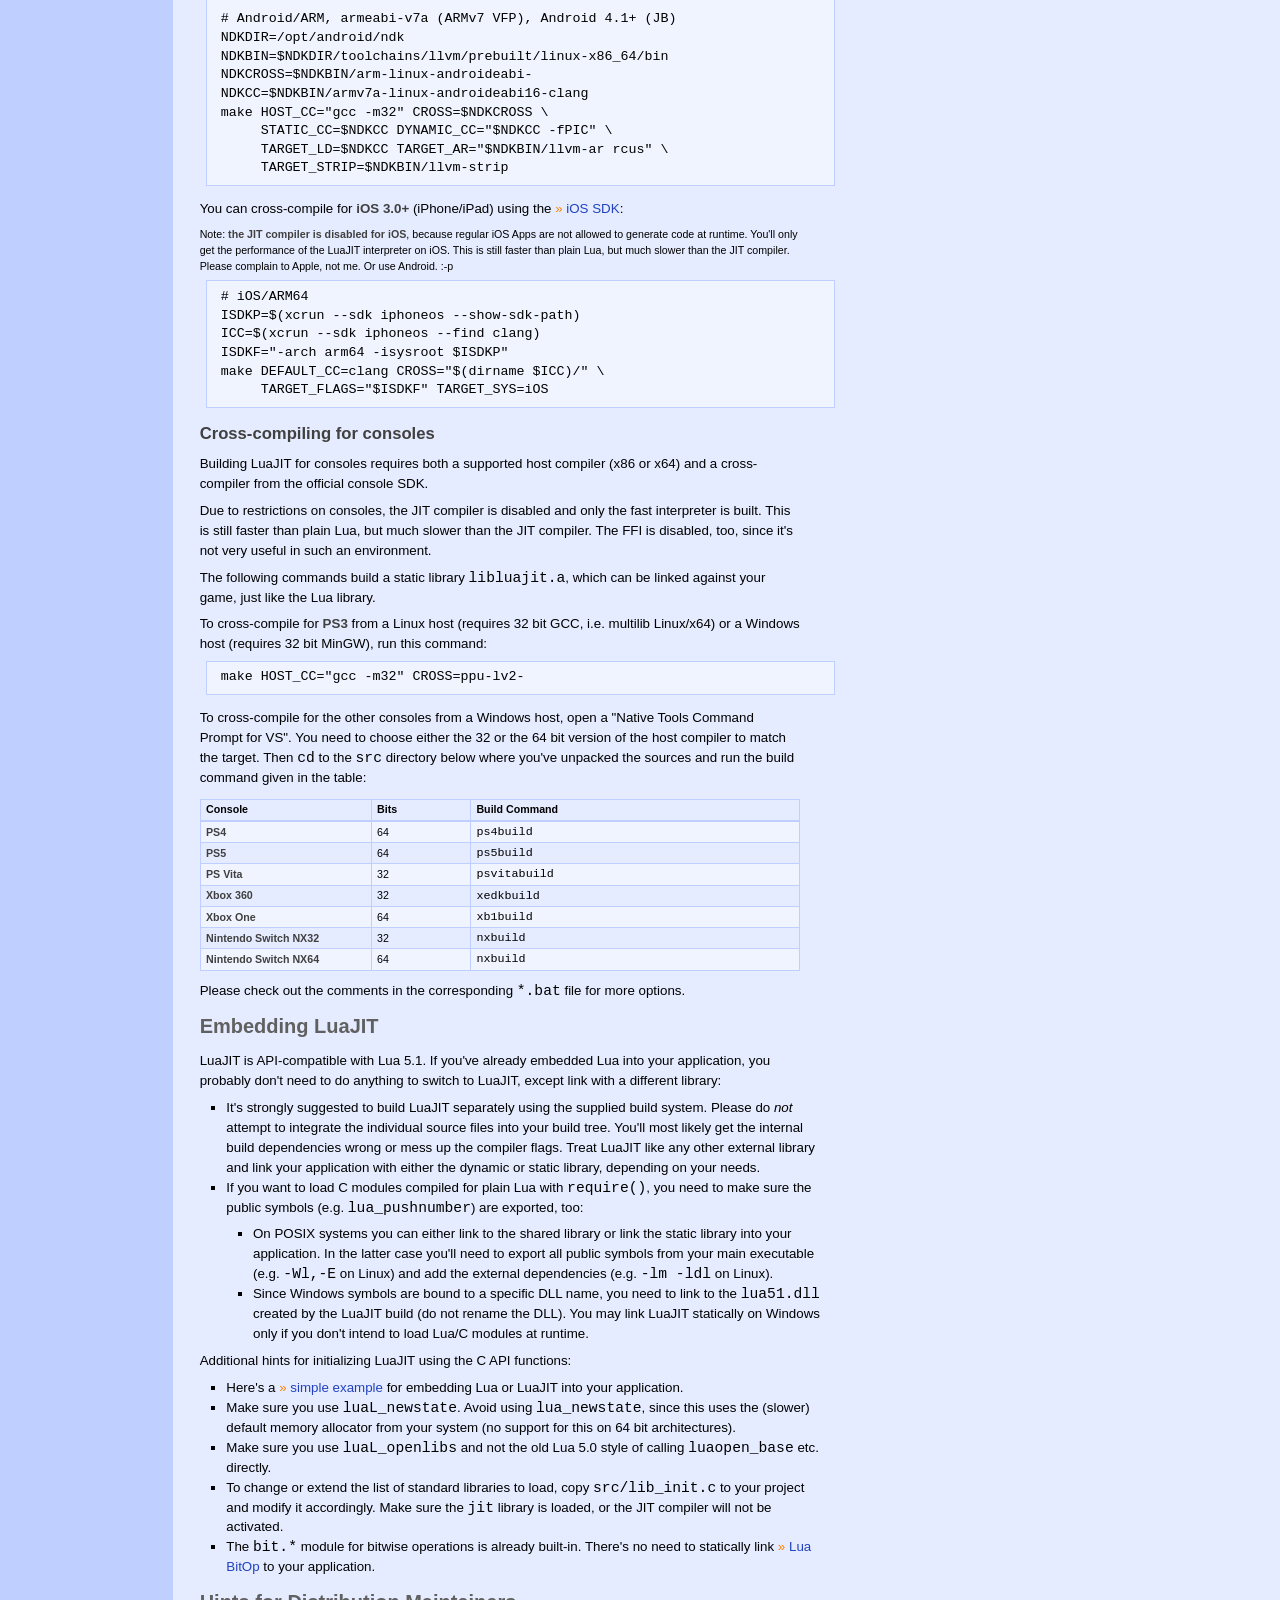
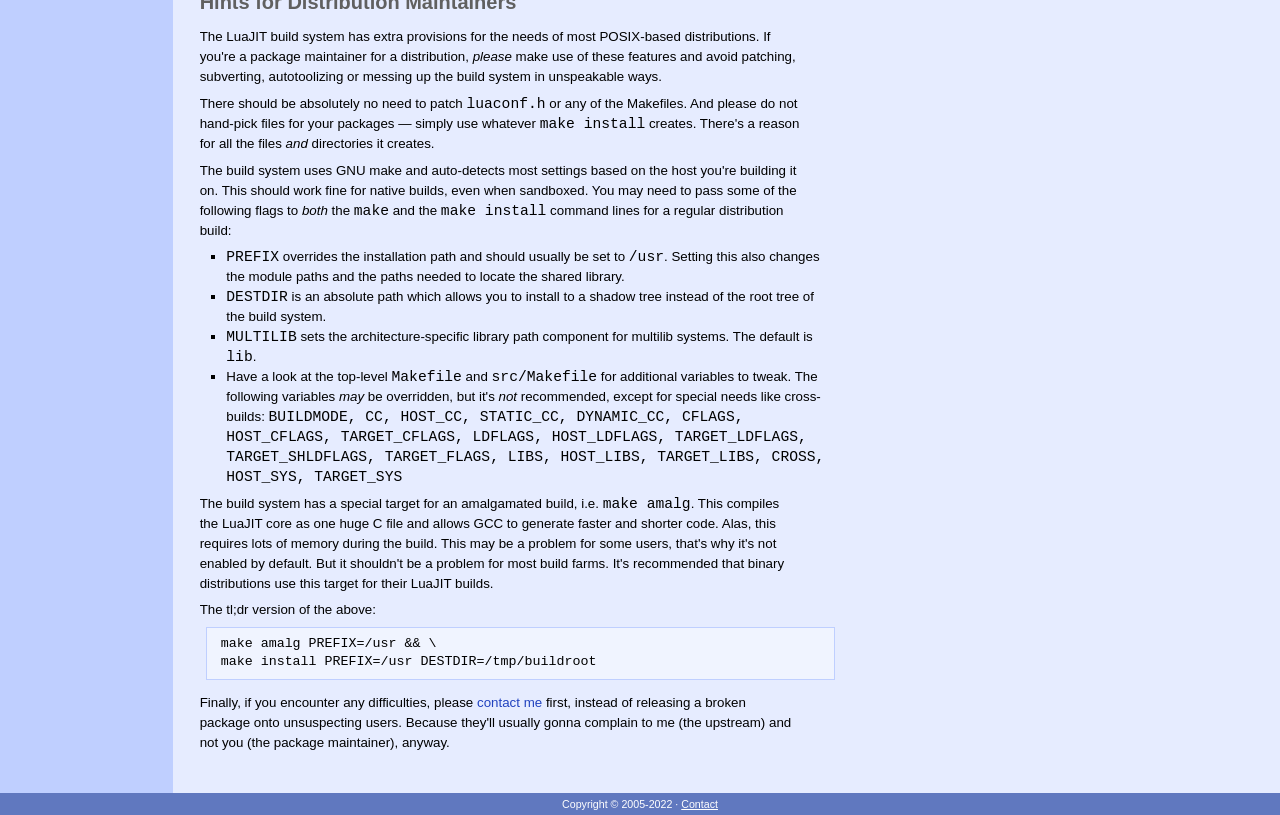
<file: build-deps/sysbench-master/third_party/luajit/luajit/doc/install.html>
<!DOCTYPE html>
<html>
<head>
<title>Installation</title>
<meta charset="utf-8">
<meta name="Copyright" content="Copyright (C) 2005-2022">
<meta name="Language" content="en">
<link rel="stylesheet" type="text/css" href="bluequad.css" media="screen">
<link rel="stylesheet" type="text/css" href="bluequad-print.css" media="print">
<style type="text/css">
table.compat {
  line-height: 1.2;
  font-size: 80%;
}
table.compat td {
  border: 1px solid #bfcfff;
  height: 1.5em;
}
table.compat tr.compathead td {
  font-weight: bold;
  border-bottom: 2px solid #bfcfff;
}
td.compatname, td.compatver {
  width: 10%;
}
td.compatbits {
  width: 5%;
}
td.compatx {
  width: 21%;
}
</style>
</head>
<body>
<div id="site">
<a href="https://luajit.org"><span>Lua<span id="logo">JIT</span></span></a>
</div>
<div id="head">
<h1>Installation</h1>
</div>
<div id="nav">
<ul><li>
<a href="luajit.html">LuaJIT</a>
<ul><li>
<a href="https://luajit.org/download.html">Download <span class="ext">&raquo;</span></a>
</li><li>
<a class="current" href="install.html">Installation</a>
</li><li>
<a href="running.html">Running</a>
</li></ul>
</li><li>
<a href="extensions.html">Extensions</a>
<ul><li>
<a href="ext_ffi.html">FFI Library</a>
<ul><li>
<a href="ext_ffi_tutorial.html">FFI Tutorial</a>
</li><li>
<a href="ext_ffi_api.html">ffi.* API</a>
</li><li>
<a href="ext_ffi_semantics.html">FFI Semantics</a>
</li></ul>
</li><li>
<a href="ext_buffer.html">String Buffers</a>
</li><li>
<a href="ext_jit.html">jit.* Library</a>
</li><li>
<a href="ext_c_api.html">Lua/C API</a>
</li><li>
<a href="ext_profiler.html">Profiler</a>
</li></ul>
</li><li>
<a href="status.html">Status</a>
</li><li>
<a href="faq.html">FAQ</a>
</li><li>
<a href="https://luajit.org/list.html">Mailing List <span class="ext">&raquo;</span></a>
</li></ul>
</div>
<div id="main">
<p>
LuaJIT is only distributed as a source package. This page explains
how to build and install LuaJIT with different operating systems
and C&nbsp;compilers.
</p>
<p>
For the impatient (on POSIX systems):
</p>
<pre class="code">
make &amp;&amp; sudo make install
</pre>

<h2 id="req">Requirements</h2>
<h3 id="systems">Systems</h3>
<p>
LuaJIT currently builds out-of-the box on most systems:
</p>
<table class="compat">
<tr class="compathead">
<td class="compatname">OS</td>
<td class="compatver">Min. Version</td>
<td class="compatx">Requirements</td>
<td class="compatx">LuaJIT Versions</td>
</tr>
<tr class="odd separate">
<td class="compatname"><a href="#windows">Windows</a></td>
<td class="compatver">7</td>
<td class="compatx">x86 or x64, ARM64: TBA</td>
<td class="compatx">v2.0 &ndash;</td>
</tr>
<tr class="even">
<td class="compatname"><a href="#posix">Linux</a></td>
<td class="compatver">&nbsp;</td>
<td class="compatx">&nbsp;</td>
<td class="compatx">v2.0 &ndash;</td>
</tr>
<tr class="odd">
<td class="compatname"><a href="#posix">*BSD</a></td>
<td class="compatver">&nbsp;</td>
<td class="compatx">&nbsp;</td>
<td class="compatx">v2.0 &ndash;</td>
</tr>
<tr class="even">
<td class="compatname"><a href="#posix">macOS (OSX)</a></td>
<td class="compatver">10.4</td>
<td class="compatx">&nbsp;</td>
<td class="compatx">v2.1 &ndash;</td>
</tr>
<tr class="odd">
<td class="compatname"><a href="#posix">POSIX</a></td>
<td class="compatver">&nbsp;</td>
<td class="compatx">mmap, dlopen</td>
<td class="compatx">v2.0 &ndash;</td>
</tr>
<tr class="even separate">
<td class="compatname"><a href="#android">Android</a></td>
<td class="compatver">4.0</td>
<td class="compatx">Recent Android NDK</td>
<td class="compatx">v2.0 &ndash;</td>
</tr>
<tr class="odd">
<td class="compatname"><a href="#ios">iOS</a></td>
<td class="compatver">3.0</td>
<td class="compatx">Xcode iOS SDK</td>
<td class="compatx">v2.1 &ndash;</td>
</tr>
<tr class="even separate">
<td class="compatname"><a href="#consoles">PS3</a></td>
<td class="compatver">&nbsp;</td>
<td class="compatx">PS3 SDK</td>
<td class="compatx">v2.0 &ndash; v2.1 EOL</td>
</tr>
<tr class="odd">
<td class="compatname"><a href="#consoles">PS4</a></td>
<td class="compatver">&nbsp;</td>
<td class="compatx">PS4 SDK (ORBIS)</td>
<td class="compatx">v2.0 &ndash;</td>
</tr>
<tr class="even">
<td class="compatname"><a href="#consoles">PS5</a></td>
<td class="compatver">&nbsp;</td>
<td class="compatx">PS5 SDK (PROSPERO)</td>
<td class="compatx">v2.1 &ndash;</td>
</tr>
<tr class="odd">
<td class="compatname"><a href="#consoles">PS Vita</a></td>
<td class="compatver">&nbsp;</td>
<td class="compatx">PS Vita SDK (PSP2)</td>
<td class="compatx">v2.0 &ndash; v2.1 EOL</td>
</tr>
<tr class="even">
<td class="compatname"><a href="#consoles">Xbox 360</a></td>
<td class="compatver">&nbsp;</td>
<td class="compatx">Xbox 360 SDK (XEDK)</td>
<td class="compatx">v2.0 &ndash; v2.1 EOL</td>
</tr>
<tr class="odd">
<td class="compatname"><a href="#consoles">Xbox One</a></td>
<td class="compatver">&nbsp;</td>
<td class="compatx">Xbox One SDK (DURANGO)</td>
<td class="compatx">v2.1 &ndash;</td>
</tr>
<tr class="even">
<td class="compatname"><a href="#consoles">Nintendo Switch</a></td>
<td class="compatver">&nbsp;</td>
<td class="compatx">NintendoSDK + NX Addon</td>
<td class="compatx">v2.1 &ndash;</td>
</tr>
</table>
<p>
The codebase has compatibility defines for some more systems, but
without official support.
</p>
<h3 id="toolchains">Toolchains</h3>
<p>
Building LuaJIT requires a recent toolchain based on GCC, Clang/LLVM or
MSVC++.
</p>
<p>
The Makefile-based build system requires GNU Make and supports
cross-builds. Batch files are provided for MSVC++ builds and console
cross-builds.
</p>
<h3 id="architectures">CPU Architectures</h3>
<table class="compat">
<tr class="compathead">
<td class="compatname">CPU</td>
<td class="compatbits">Bits</td>
<td class="compatx">Requirements</td>
<td class="compatx">Variants</td>
<td class="compatx">LuaJIT Versions</td>
</tr>
<tr class="odd separate">
<td class="compatname">x86</td>
<td class="compatbits">32</td>
<td class="compatx">v2.1+: SSE2</td>
<td class="compatx">&nbsp;</td>
<td class="compatx">v2.0 &ndash;</td>
</tr>
<tr class="even">
<td class="compatname">x64</td>
<td class="compatbits">64</td>
<td class="compatx">&nbsp;</td>
<td class="compatx">&nbsp;</td>
<td class="compatx">v2.0 &ndash;</td>
</tr>
<tr class="odd">
<td class="compatname">ARM</td>
<td class="compatbits">32</td>
<td class="compatx">ARMv5+, ARM9E+</td>
<td class="compatx">hard-fp + soft-fp</td>
<td class="compatx">v2.0 &ndash;</td>
</tr>
<tr class="even">
<td class="compatname">ARM64</td>
<td class="compatbits">64</td>
<td class="compatx">&nbsp;</td>
<td class="compatx">ARM64le + ARM64be</td>
<td class="compatx">v2.1 &ndash;</td>
</tr>
<tr class="odd">
<td class="compatname">PPC32</td>
<td class="compatbits">32</td>
<td class="compatx">&nbsp;</td>
<td class="compatx">hard-fp + soft-fp</td>
<td class="compatx">v2.0 &ndash; v2.1 EOL</td>
</tr>
<tr class="even">
<td class="compatname">PPC/e500</td>
<td class="compatbits">32</td>
<td class="compatx">e500v2</td>
<td class="compatx">&nbsp;</td>
<td class="compatx">v2.0 EOL</td>
</tr>
<tr class="odd">
<td class="compatname">MIPS32</td>
<td class="compatbits">32</td>
<td class="compatx">MIPS32r1 &ndash; r5</td>
<td class="compatx">hard-fp + soft-fp</td>
<td class="compatx">v2.0 &ndash;</td>
</tr>
<tr class="even">
<td class="compatname">MIPS64</td>
<td class="compatbits">64</td>
<td class="compatx">MIPS64r1 &ndash; r5</td>
<td class="compatx">hard-fp + soft-fp</td>
<td class="compatx">v2.1 &ndash;</td>
</tr>
<tr class="odd">
<td class="compatname">MIPS64</td>
<td class="compatbits">64</td>
<td class="compatx">MIPS64r6</td>
<td class="compatx">hard-fp + soft-fp</td>
<td class="compatx">v2.1 EOL</td>
</tr>
<tr class="even">
<td class="compatname">RISC-V</td>
<td class="compatbits">64</td>
<td class="compatx">RVA22+</td>
<td class="compatx">&nbsp;</td>
<td class="compatx">TBA</td>
</tr>
</table>
<p>
There are no plans to add historic architectures or to continue support
for end-of-life (EOL) architectures, for which no new CPUs are commonly
available anymore. Likewise, there are no plans to support marginal
and/or de-facto-dead architectures.
</p>

<h2>Configuring LuaJIT</h2>
<p>
The standard configuration should work fine for most installations.
Usually there is no need to tweak the settings. The following files
hold all user-configurable settings:
</p>
<ul>
<li><tt>src/luaconf.h</tt> sets some configuration variables.</li>
<li><tt>Makefile</tt> has settings for <b>installing</b> LuaJIT (POSIX
only).</li>
<li><tt>src/Makefile</tt> has settings for <b>compiling</b> LuaJIT
under POSIX, MinGW or Cygwin.</li>
<li><tt>src/msvcbuild.bat</tt> has settings for compiling LuaJIT with
MSVC (Visual Studio).</li>
</ul>
<p>
Please read the instructions given in these files, before changing
any settings.
</p>
<p>
All LuaJIT 64 bit ports use 64 bit GC objects by default (<tt>LJ_GC64</tt>).
For x64, you can select the old 32-on-64 bit mode by adding
<tt>XCFLAGS=-DLUAJIT_DISABLE_GC64</tt> to the make command.
Please check the note about the
<a href="extensions.html#string_dump">bytecode format</a> differences, too.
</p>

<h2 id="posix">POSIX Systems (Linux, macOS, *BSD etc.)</h2>
<h3>Prerequisites</h3>
<p>
Depending on your distribution, you may need to install a package for
GCC, the development headers and/or a complete SDK. E.g. on a current
Debian/Ubuntu, install <tt>libc6-dev</tt> with the package manager.
</p>
<p>
The recommended way to fetch the latest version is to do a pull from
the git repository.
</p>
<p>
Alternatively, download the latest source package of LuaJIT (pick the .tar.gz).
Move it to a directory of your choice, open a terminal window and change
to this directory. Now unpack the archive and change to the newly created
directory (replace XX.YY.ZZ with the version you downloaded):
</p>
<pre class="code">
tar zxf LuaJIT-XX.YY.ZZ.tar.gz
cd LuaJIT-XX.YY.ZZ
</pre>
<h3>Building LuaJIT</h3>
<p>
The supplied Makefiles try to auto-detect the settings needed for your
operating system and your compiler. They need to be run with GNU Make,
which is probably the default on your system, anyway. Simply run:
</p>
<pre class="code">
make
</pre>
<p>
This always builds a native binary, depending on the host OS
you're running this command on. Check the section on
<a href="#cross">cross-compilation</a> for more options.
</p>
<p>
By default, modules are only searched under the prefix <tt>/usr/local</tt>.
You can add an extra prefix to the search paths by appending the
<tt>PREFIX</tt> option, e.g.:
</p>
<pre class="code">
make PREFIX=/home/myself/lj2
</pre>
<p>
Note for macOS: you <b>must</b> set the <tt>MACOSX_DEPLOYMENT_TARGET</tt>
environment variable to a value supported by your toolchain:
</p>
<pre class="code">
MACOSX_DEPLOYMENT_TARGET=XX.YY make
</pre>
<h3>Installing LuaJIT</h3>
<p>
The top-level Makefile installs LuaJIT by default under
<tt>/usr/local</tt>, i.e. the executable ends up in
<tt>/usr/local/bin</tt> and so on. You need root privileges
to write to this path. So, assuming sudo is installed on your system,
run the following command and enter your sudo password:
</p>
<pre class="code">
sudo make install
</pre>
<p>
Otherwise specify the directory prefix as an absolute path, e.g.:
</p>
<pre class="code">
make install PREFIX=/home/myself/lj2
</pre>
<p>
Obviously the prefixes given during build and installation need to be the same.
</p>

<h2 id="windows">Windows Systems</h2>
<h3>Prerequisites</h3>
<p>
Either install one of the open source SDKs
(<a href="http://mingw.org/"><span class="ext">&raquo;</span>&nbsp;MinGW</a> or
<a href="https://www.cygwin.com/"><span class="ext">&raquo;</span>&nbsp;Cygwin</a>), which come with a modified
GCC plus the required development headers.
Or install Microsoft's Visual Studio (MSVC).
</p>
<p>
Next, pull from the git repository or download the source package and
unpack it using an archive manager (e.g. the Windows Explorer) to
a directory of your choice.
</p>
<h3>Building with MSVC</h3>
<p>
Open a "Visual Studio Command Prompt" (either x86 or x64), <tt>cd</tt> to the
directory where you've unpacked the sources and run these commands:
</p>
<pre class="code">
cd src
msvcbuild
</pre>
<p>
Check the <tt>msvcbuild.bat</tt> file for more options.
Then follow the installation instructions below.
</p>
<h3>Building with MinGW or Cygwin</h3>
<p>
Open a command prompt window and make sure the MinGW or Cygwin programs
are in your path. Then <tt>cd</tt> to the directory of the git repository
or where you've unpacked the sources. Then run this command for MinGW:
</p>
<pre class="code">
mingw32-make
</pre>
<p>
Or this command for Cygwin:
</p>
<pre class="code">
make
</pre>
<p>
Then follow the installation instructions below.
</p>
<h3>Installing LuaJIT</h3>
<p>
Copy <tt>luajit.exe</tt> and <tt>lua51.dll</tt> (built in the <tt>src</tt>
directory) to a newly created directory (any location is ok).
Add <tt>lua</tt> and <tt>lua\jit</tt> directories below it and copy
all Lua files from the <tt>src\jit</tt> directory of the distribution
to the latter directory.
</p>
<p>
There are no hardcoded
absolute path names &mdash; all modules are loaded relative to the
directory where <tt>luajit.exe</tt> is installed
(see <tt>src/luaconf.h</tt>).
</p>

<h2 id="cross">Cross-compiling LuaJIT</h2>
<p>
First, let's clear up some terminology:
</p>
<ul>
<li>Host: This is your development system, usually based on a x64 or x86 CPU.</li>
<li>Target: This is the target system you want LuaJIT to run on, e.g. Android/ARM.</li>
<li>Toolchain: This comprises a C compiler, linker, assembler and a matching C library.</li>
<li>Host (or system) toolchain: This is the toolchain used to build native binaries for your host system.</li>
<li>Cross-compile toolchain: This is the toolchain used to build binaries for the target system. They can only be run on the target system.</li>
</ul>
<p>
The GNU Makefile-based build system allows cross-compiling on any host
for any supported target:
</p>
<ul>
<li>Yes, you need a toolchain for both your host <em>and</em> your target!</li>
<li>Both host and target architectures must have the same pointer size.</li>
<li>E.g. if you want to cross-compile to a 32 bit target on a 64 bit host, you need to install the multilib development package (e.g. <tt>libc6-dev-i386</tt> on Debian/Ubuntu) and build a 32 bit host part (<tt>HOST_CC="gcc -m32"</tt>).</li>
<li>64 bit targets always require compilation on a 64 bit host.</li>
</ul>
<p>
You need to specify <tt>TARGET_SYS</tt> whenever the host OS and the
target OS differ, or you'll get assembler or linker errors:
</p>
<ul>
<li>E.g. if you're compiling on a Windows or macOS host for embedded Linux or Android, you need to add <tt>TARGET_SYS=Linux</tt> to the examples below.</li>
<li>For a minimal target OS, you may need to disable the built-in allocator in <tt>src/Makefile</tt> and use <tt>TARGET_SYS=Other</tt>.</li>
<li>Don't forget to specify the same <tt>TARGET_SYS</tt> for the install step, too.</li>
</ul>
<p>
Here are some examples where host and target have the same CPU:
</p>
<pre class="code">
# Cross-compile to a 32 bit binary on a multilib x64 OS
make CC="gcc -m32"

# Cross-compile on Debian/Ubuntu for Windows (mingw32 package)
make HOST_CC="gcc -m32" CROSS=i586-mingw32msvc- TARGET_SYS=Windows
</pre>
<p id="cross2">
The <tt>CROSS</tt> prefix allows specifying a standard GNU cross-compile
toolchain (Binutils, GCC and a matching libc). The prefix may vary
depending on the <tt>--target</tt> the toolchain was built for (note the
<tt>CROSS</tt> prefix has a trailing <tt>"-"</tt>). The examples below
use the canonical toolchain triplets for Linux.
</p>
<p>
Since there's often no easy way to detect CPU features at runtime, it's
important to compile with the proper CPU or architecture settings:
</o>
<ul>
<li>The best way to get consistent results is to specify the correct settings when building the toolchain yourself.</li>
<li>For a pre-built, generic toolchain add <tt>-mcpu=...</tt> or <tt>-march=...</tt> and other necessary flags to <tt>TARGET_CFLAGS</tt>.</li>
<li>For ARM it's important to have the correct <tt>-mfloat-abi=...</tt> setting, too. Otherwise LuaJIT may not run at the full performance of your target CPU.</li>
<li>For MIPS it's important to select a supported ABI (o32 on MIPS32, n64 on MIPS64) and consistently compile your project either with hard-float or soft-float compiler settings.</li>
</ul>
<p>
Here are some examples for targets with a different CPU than the host:
</p>
<pre class="code">
# ARM soft-float
make HOST_CC="gcc -m32" CROSS=arm-linux-gnueabi- \
     TARGET_CFLAGS="-mfloat-abi=soft"

# ARM soft-float ABI with VFP (example for Cortex-A9)
make HOST_CC="gcc -m32" CROSS=arm-linux-gnueabi- \
     TARGET_CFLAGS="-mcpu=cortex-a9 -mfloat-abi=softfp"

# ARM hard-float ABI with VFP (armhf, most modern toolchains)
make HOST_CC="gcc -m32" CROSS=arm-linux-gnueabihf-

# ARM64
make CROSS=aarch64-linux-

# PPC
make HOST_CC="gcc -m32" CROSS=powerpc-linux-gnu-

# MIPS32 big-endian
make HOST_CC="gcc -m32" CROSS=mips-linux-
# MIPS32 little-endian
make HOST_CC="gcc -m32" CROSS=mipsel-linux-

# MIPS64 big-endian
make CROSS=mips-linux- TARGET_CFLAGS="-mips64r2 -mabi=64"
# MIPS64 little-endian
make CROSS=mipsel-linux- TARGET_CFLAGS="-mips64r2 -mabi=64"
</pre>
<p>
You can cross-compile for <b id="android">Android</b> using the <a href="https://developer.android.com/ndk/"><span class="ext">&raquo;</span>&nbsp;Android NDK</a>.
Please adapt the environment variables to match the install locations and the
desired target platform. E.g. Android&nbsp;4.1 corresponds to ABI level&nbsp;16.
</p>
<pre class="code">
# Android/ARM64, aarch64, Android 5.0+ (L)
NDKDIR=/opt/android/ndk
NDKBIN=$NDKDIR/toolchains/llvm/prebuilt/linux-x86_64/bin
NDKCROSS=$NDKBIN/aarch64-linux-android-
NDKCC=$NDKBIN/aarch64-linux-android21-clang
make CROSS=$NDKCROSS \
     STATIC_CC=$NDKCC DYNAMIC_CC="$NDKCC -fPIC" \
     TARGET_LD=$NDKCC TARGET_AR="$NDKBIN/llvm-ar rcus" \
     TARGET_STRIP=$NDKBIN/llvm-strip

# Android/ARM, armeabi-v7a (ARMv7 VFP), Android 4.1+ (JB)
NDKDIR=/opt/android/ndk
NDKBIN=$NDKDIR/toolchains/llvm/prebuilt/linux-x86_64/bin
NDKCROSS=$NDKBIN/arm-linux-androideabi-
NDKCC=$NDKBIN/armv7a-linux-androideabi16-clang
make HOST_CC="gcc -m32" CROSS=$NDKCROSS \
     STATIC_CC=$NDKCC DYNAMIC_CC="$NDKCC -fPIC" \
     TARGET_LD=$NDKCC TARGET_AR="$NDKBIN/llvm-ar rcus" \
     TARGET_STRIP=$NDKBIN/llvm-strip
</pre>
<p>
You can cross-compile for <b id="ios">iOS 3.0+</b> (iPhone/iPad) using the <a href="https://developer.apple.com/ios/"><span class="ext">&raquo;</span>&nbsp;iOS SDK</a>:
</p>
<p style="font-size: 8pt;">
Note: <b>the JIT compiler is disabled for iOS</b>, because regular iOS Apps
are not allowed to generate code at runtime. You'll only get the performance
of the LuaJIT interpreter on iOS. This is still faster than plain Lua, but
much slower than the JIT compiler. Please complain to Apple, not me.
Or use Android. :-p
</p>
<pre class="code">
# iOS/ARM64
ISDKP=$(xcrun --sdk iphoneos --show-sdk-path)
ICC=$(xcrun --sdk iphoneos --find clang)
ISDKF="-arch arm64 -isysroot $ISDKP"
make DEFAULT_CC=clang CROSS="$(dirname $ICC)/" \
     TARGET_FLAGS="$ISDKF" TARGET_SYS=iOS
</pre>

<h3 id="consoles">Cross-compiling for consoles</h3>
<p>
Building LuaJIT for consoles requires both a supported host compiler
(x86 or x64) and a cross-compiler from the official console SDK.
</p>
<p>
Due to restrictions on consoles, the JIT compiler is disabled and only
the fast interpreter is built. This is still faster than plain Lua,
but much slower than the JIT compiler. The FFI is disabled, too, since
it's not very useful in such an environment.
</p>
<p>
The following commands build a static library <tt>libluajit.a</tt>,
which can be linked against your game, just like the Lua library.
</p>
<p>
To cross-compile for <b id="ps3">PS3</b> from a Linux host (requires
32&nbsp;bit GCC, i.e. multilib Linux/x64) or a Windows host (requires
32&nbsp;bit MinGW), run this command:
</p>
<pre class="code">
make HOST_CC="gcc -m32" CROSS=ppu-lv2-
</pre>
<p>
To cross-compile for the other consoles from a Windows host, open a
"Native Tools Command Prompt for VS". You need to choose either the 32
or the 64&nbsp;bit version of the host compiler to match the target.
Then <tt>cd</tt> to the <tt>src</tt> directory below where you've
unpacked the sources and run the build command given in the table:
</p>
<table class="compat">
<tr class="compathead">
<td class="compatname">Console</td>
<td class="compatbits">Bits</td>
<td class="compatx">Build Command</td>
</tr>
<tr class="odd separate">
<td class="compatname"><b id="ps4">PS4</b></td>
<td class="compatbits">64</td>
<td class="compatx"><tt>ps4build</tt></td>
</tr>
<tr class="even">
<td class="compatname"><b id="ps5">PS5</b></td>
<td class="compatbits">64</td>
<td class="compatx"><tt>ps5build</tt></td>
</tr>
<tr class="odd">
<td class="compatname"><b id="psvita">PS Vita</b></td>
<td class="compatbits">32</td>
<td class="compatx"><tt>psvitabuild</tt></td>
</tr>
<tr class="even">
<td class="compatname"><b id="xbox360">Xbox 360</b></td>
<td class="compatbits">32</td>
<td class="compatx"><tt>xedkbuild</tt></td>
</tr>
<tr class="odd">
<td class="compatname"><b id="xboxone">Xbox One</b></td>
<td class="compatbits">64</td>
<td class="compatx"><tt>xb1build</tt></td>
</tr>
<tr class="even">
<td class="compatname"><b id="nx32">Nintendo Switch NX32</b></td>
<td class="compatbits">32</td>
<td class="compatx"><tt>nxbuild</tt></td>
</tr>
<tr class="odd">
<td class="compatname"><b id="nx64">Nintendo Switch NX64</b></td>
<td class="compatbits">64</td>
<td class="compatx"><tt>nxbuild</tt></td>
</tr>
</table>
<p>
Please check out the comments in the corresponding <tt>*.bat</tt>
file for more options.
</p>

<h2 id="embed">Embedding LuaJIT</h2>
<p>
LuaJIT is API-compatible with Lua 5.1. If you've already embedded Lua
into your application, you probably don't need to do anything to switch
to LuaJIT, except link with a different library:
</p>
<ul>
<li>It's strongly suggested to build LuaJIT separately using the supplied
build system. Please do <em>not</em> attempt to integrate the individual
source files into your build tree. You'll most likely get the internal build
dependencies wrong or mess up the compiler flags. Treat LuaJIT like any
other external library and link your application with either the dynamic
or static library, depending on your needs.</li>
<li>If you want to load C modules compiled for plain Lua
with <tt>require()</tt>, you need to make sure the public symbols
(e.g. <tt>lua_pushnumber</tt>) are exported, too:
<ul><li>On POSIX systems you can either link to the shared library
or link the static library into your application. In the latter case
you'll need to export all public symbols from your main executable
(e.g. <tt>-Wl,-E</tt> on Linux) and add the external dependencies
(e.g. <tt>-lm -ldl</tt> on Linux).</li>
<li>Since Windows symbols are bound to a specific DLL name, you need to
link to the <tt>lua51.dll</tt> created by the LuaJIT build (do not rename
the DLL). You may link LuaJIT statically on Windows only if you don't
intend to load Lua/C modules at runtime.
</li></ul>
</li>
</ul>
<p>Additional hints for initializing LuaJIT using the C API functions:</p>
<ul>
<li>Here's a
<a href="http://lua-users.org/wiki/SimpleLuaApiExample"><span class="ext">&raquo;</span>&nbsp;simple example</a>
for embedding Lua or LuaJIT into your application.</li>
<li>Make sure you use <tt>luaL_newstate</tt>. Avoid using
<tt>lua_newstate</tt>, since this uses the (slower) default memory
allocator from your system (no support for this on 64&nbsp;bit architectures).</li>
<li>Make sure you use <tt>luaL_openlibs</tt> and not the old Lua 5.0 style
of calling <tt>luaopen_base</tt> etc. directly.</li>
<li>To change or extend the list of standard libraries to load, copy
<tt>src/lib_init.c</tt> to your project and modify it accordingly.
Make sure the <tt>jit</tt> library is loaded, or the JIT compiler
will not be activated.</li>
<li>The <tt>bit.*</tt> module for bitwise operations
is already built-in. There's no need to statically link
<a href="https://bitop.luajit.org/"><span class="ext">&raquo;</span>&nbsp;Lua BitOp</a> to your application.</li>
</ul>

<h2 id="distro">Hints for Distribution Maintainers</h2>
<p>
The LuaJIT build system has extra provisions for the needs of most
POSIX-based distributions. If you're a package maintainer for
a distribution, <em>please</em> make use of these features and
avoid patching, subverting, autotoolizing or messing up the build system
in unspeakable ways.
</p>
<p>
There should be absolutely no need to patch <tt>luaconf.h</tt> or any
of the Makefiles. And please do not hand-pick files for your packages &mdash;
simply use whatever <tt>make install</tt> creates. There's a reason
for all the files <em>and</em> directories it creates.
</p>
<p>
The build system uses GNU make and auto-detects most settings based on
the host you're building it on. This should work fine for native builds,
even when sandboxed. You may need to pass some of the following flags to
<em>both</em> the <tt>make</tt> and the <tt>make install</tt> command lines
for a regular distribution build:
</p>
<ul>
<li><tt>PREFIX</tt> overrides the installation path and should usually
be set to <tt>/usr</tt>. Setting this also changes the module paths and
the paths needed to locate the shared library.</li>
<li><tt>DESTDIR</tt> is an absolute path which allows you to install
to a shadow tree instead of the root tree of the build system.</li>
<li><tt>MULTILIB</tt> sets the architecture-specific library path component
for multilib systems. The default is <tt>lib</tt>.</li>
<li>Have a look at the top-level <tt>Makefile</tt> and <tt>src/Makefile</tt>
for additional variables to tweak. The following variables <em>may</em> be
overridden, but it's <em>not</em> recommended, except for special needs
like cross-builds:
<tt>BUILDMODE, CC, HOST_CC, STATIC_CC, DYNAMIC_CC, CFLAGS, HOST_CFLAGS,
TARGET_CFLAGS, LDFLAGS, HOST_LDFLAGS, TARGET_LDFLAGS, TARGET_SHLDFLAGS,
TARGET_FLAGS, LIBS, HOST_LIBS, TARGET_LIBS, CROSS, HOST_SYS, TARGET_SYS
</tt></li>
</ul>
<p>
The build system has a special target for an amalgamated build, i.e.
<tt>make amalg</tt>. This compiles the LuaJIT core as one huge C file
and allows GCC to generate faster and shorter code. Alas, this requires
lots of memory during the build. This may be a problem for some users,
that's why it's not enabled by default. But it shouldn't be a problem for
most build farms. It's recommended that binary distributions use this
target for their LuaJIT builds.
</p>
<p>
The tl;dr version of the above:
</p>
<pre class="code">
make amalg PREFIX=/usr && \
make install PREFIX=/usr DESTDIR=/tmp/buildroot
</pre>
<p>
Finally, if you encounter any difficulties, please
<a href="contact.html">contact me</a> first, instead of releasing a broken
package onto unsuspecting users. Because they'll usually gonna complain
to me (the upstream) and not you (the package maintainer), anyway.
</p>
<br class="flush">
</div>
<div id="foot">
<hr class="hide">
Copyright &copy; 2005-2022
<span class="noprint">
&middot;
<a href="contact.html">Contact</a>
</span>
</div>
</body>
</html>
</file>
<file: build-deps/sysbench-master/third_party/luajit/luajit/doc/bluequad.css>
/* Copyright (C) 2004-2022 Mike Pall.
 *
 * You are welcome to use the general ideas of this design for your own sites.
 * But please do not steal the stylesheet, the layout or the color scheme.
 */
/* colorscheme:
 *
 * site  |  head   #4162bf/white   | #6078bf/#e6ecff
 * ------+------   ----------------+-------------------
 * nav   |  main   #bfcfff         | #e6ecff/black
 *
 * nav:  hiback   loback     #c5d5ff #b9c9f9
 *       hiborder loborder   #e6ecff #97a7d7
 *       link     hover      #2142bf #ff0000
 *
 * link: link visited hover  #2142bf #8122bf #ff0000
 *
 * main: boxback  boxborder  #f0f4ff #bfcfff
 */
body {
  font-family: Verdana, Arial, Helvetica, sans-serif;
  font-size: 10pt;
  margin: 0;
  padding: 0;
  border: none;
  background: #e0e0e0;
  color: #000000;
}
a:link {
  text-decoration: none;
  background: transparent;
  color: #2142bf;
}
a:visited {
  text-decoration: none;
  background: transparent;
  color: #8122bf;
}
a:hover, a:active {
  text-decoration: underline;
  background: transparent;
  color: #ff0000;
}
h1, h2, h3 {
  font-weight: bold;
  text-align: left;
  margin: 0.5em 0;
  padding: 0;
  background: transparent;
}
h1 {
  font-size: 200%;
  line-height: 3em; /* really 6em relative to body, match #site span */
  margin: 0;
}
h2 {
  font-size: 150%;
  color: #606060;
}
h3 {
  font-size: 125%;
  color: #404040;
}
p {
  max-width: 600px;
  margin: 0 0 0.5em 0;
  padding: 0;
}
b {
  color: #404040;
}
ul, ol {
  max-width: 600px;
  margin: 0.5em 0;
  padding: 0 0 0 2em;
}
ul {
  list-style: outside square;
}
ol {
  list-style: outside decimal;
}
li {
  margin: 0;
  padding: 0;
}
dl {
  max-width: 600px;
  margin: 1em 0;
  padding: 1em;
  border: 1px solid #bfcfff;
  background: #f0f4ff;
}
dt {
  font-weight: bold;
  margin: 0;
  padding: 0;
}
dt sup {
  float: right;
  margin-left: 1em;
  color: #808080;
}
dt a:visited {
  text-decoration: none;
  color: #2142bf;
}
dt a:hover, dt a:active {
  text-decoration: none;
  color: #ff0000;
}
dd {
  margin: 0.5em 0 0 2em;
  padding: 0;
}
div.tablewrap { /* for IE *sigh* */
  max-width: 600px;
}
table {
  table-layout: fixed;
  border-spacing: 0;
  border-collapse: collapse;
  max-width: 600px;
  width: 100%;
  margin: 1em 0;
  padding: 0;
  border: 1px solid #bfcfff;
}
tr {
  margin: 0;
  padding: 0;
  border: none;
}
tr.odd {
  background: #f0f4ff;
}
tr.separate td {
  border-top: 1px solid #bfcfff;
}
td {
  text-align: left;
  margin: 0;
  padding: 0.2em 0.5em;
  border: none;
}
tt, code, kbd, samp {
  font-family: Courier New, Courier, monospace;
  line-height: 1.2;
  font-size: 110%;
}
kbd {
  font-weight: bolder;
}
blockquote, pre {
  max-width: 600px;
  margin: 1em 2em;
  padding: 0;
}
pre {
  line-height: 1.1;
}
pre.code {
  line-height: 1.4;
  margin: 0.5em 0 1em 0.5em;
  padding: 0.5em 1em;
  border: 1px solid #bfcfff;
  background: #f0f4ff;
}
pre.mark {
  padding-left: 2em;
}
span.codemark {
  position:absolute;
  left: 16em;
  color: #4040c0;
}
span.mark {
  color: #4040c0;
  font-family: Courier New, Courier, monospace;
  line-height: 1.1;
}
img {
  border: none;
  vertical-align: baseline;
  margin: 0;
  padding: 0;
}
img.left {
  float: left;
  margin: 0.5em 1em 0.5em 0;
}
img.right {
  float: right;
  margin: 0.5em 0 0.5em 1em;
}
.indent {
  padding-left: 1em;
}
.flush {
  clear: both;
  visibility: hidden;
}
.hide, .noscreen {
  display: none !important;
}
.ext {
  color: #ff8000;
}
.new {
  font-size: 6pt;
  vertical-align: middle;
  background: #ff8000;
  color: #ffffff;
}
#site {
  clear: both;
  float: left;
  width: 13em;
  text-align: center;
  font-weight: bold;
  margin: 0;
  padding: 0;
  background: transparent;
  color: #ffffff;
}
#site a {
  font-size: 200%;
}
#site a:link, #site a:visited {
  text-decoration: none;
  font-weight: bold;
  background: transparent;
  color: #ffffff;
}
#site span {
  line-height: 3em; /* really 6em relative to body, match h1 */
}
#logo {
  color: #ffb380;
}
#head {
  margin: 0;
  padding: 0 0 0 2em;
  border-left: solid 13em #4162bf;
  border-right: solid 3em #6078bf;
  background: #6078bf;
  color: #e6ecff;
}
#nav {
  clear: both;
  float: left;
  overflow: hidden;
  text-align: left;
  line-height: 1.5;
  width: 13em;
  padding-top: 1em;
  background: transparent;
}
#nav ul {
  list-style: none outside;
  margin: 0;
  padding: 0;
}
#nav li {
  margin: 0;
  padding: 0;
}
#nav a {
  display: block;
  text-decoration: none;
  font-weight: bold;
  margin: 0;
  padding: 2px 1em;
  border-top: 1px solid transparent;
  border-bottom: 1px solid transparent;
  background: transparent;
  color: #2142bf;
}
#nav a:hover, #nav a:active {
  text-decoration: none;
  border-top: 1px solid #97a7d7;
  border-bottom: 1px solid #e6ecff;
  background: #b9c9f9;
  color: #ff0000;
}
#nav a.current, #nav a.current:hover, #nav a.current:active {
  border-top: 1px solid #e6ecff;
  border-bottom: 1px solid #97a7d7;
  background: #c5d5ff;
  color: #2142bf;
}
#nav ul ul a {
  padding: 0 1em 0 1.7em;
}
#nav ul ul ul a {
  padding: 0 0.5em 0 2.4em;
}
#main {
  line-height: 1.5;
  text-align: left;
  margin: 0;
  padding: 1em 2em;
  border-left: solid 13em #bfcfff;
  border-right: solid 3em #e6ecff;
  background: #e6ecff;
}
#foot {
  clear: both;
  font-size: 80%;
  text-align: center;
  margin: 0;
  padding: 0.5em;
  background: #6078bf;
  color: #ffffff;
}
#foot a:link, #foot a:visited {
  text-decoration: underline;
  background: transparent;
  color: #ffffff;
}
#foot a:hover, #foot a:active {
  text-decoration: underline;
  background: transparent;
  color: #bfcfff;
}
</file>
<file: build-deps/sysbench-master/third_party/luajit/luajit/doc/bluequad-print.css>
/* Copyright (C) 2004-2022 Mike Pall.
 *
 * You are welcome to use the general ideas of this design for your own sites.
 * But please do not steal the stylesheet, the layout or the color scheme.
 */
body {
  font-family: serif;
  font-size: 11pt;
  margin: 0 3em;
  padding: 0;
  border: none;
}
a:link, a:visited, a:hover, a:active {
  text-decoration: none;
  background: transparent;
  color: #0000ff;
}
h1, h2, h3 {
  font-family: sans-serif;
  font-weight: bold;
  text-align: left;
  margin: 0.5em 0;
  padding: 0;
}
h1 {
  font-size: 200%;
}
h2 {
  font-size: 150%;
}
h3 {
  font-size: 125%;
}
p {
  margin: 0 0 0.5em 0;
  padding: 0;
}
ul, ol {
  margin: 0.5em 0;
  padding: 0 0 0 2em;
}
ul {
  list-style: outside square;
}
ol {
  list-style: outside decimal;
}
li {
  margin: 0;
  padding: 0;
}
dl {
  margin: 1em 0;
  padding: 1em;
  border: 1px solid black;
}
dt {
  font-weight: bold;
  margin: 0;
  padding: 0;
}
dt sup {
  float: right;
  margin-left: 1em;
}
dd {
  margin: 0.5em 0 0 2em;
  padding: 0;
}
table {
  table-layout: fixed;
  width: 100%;
  margin: 1em 0;
  padding: 0;
  border: 1px solid black;
  border-spacing: 0;
  border-collapse: collapse;
}
tr {
  margin: 0;
  padding: 0;
  border: none;
}
td {
  text-align: left;
  margin: 0;
  padding: 0.2em 0.5em;
  border-top: 1px solid black;
  border-bottom: 1px solid black;
}
tr.separate td {
  border-top: double;
}
tt, pre, code, kbd, samp {
  font-family: monospace;
  font-size: 75%;
}
kbd {
  font-weight: bolder;
}
blockquote, pre {
  margin: 1em 2em;
  padding: 0;
}
img {
  border: none;
  vertical-align: baseline;
  margin: 0;
  padding: 0;
}
img.left {
  float: left;
  margin: 0.5em 1em 0.5em 0;
}
img.right {
  float: right;
  margin: 0.5em 0 0.5em 1em;
}
.flush {
  clear: both;
  visibility: hidden;
}
.hide, .noprint, #nav {
  display: none !important;
}
.pagebreak {
  page-break-before: always;
}
#site {
  text-align: right;
  font-family: sans-serif;
  font-weight: bold;
  margin: 0 1em;
  border-bottom: 1pt solid black;
}
#site a {
  font-size: 1.2em;
}
#site a:link, #site a:visited {
  text-decoration: none;
  font-weight: bold;
  background: transparent;
  color: #ffffff;
}
#logo {
  color: #ff8000;
}
#head {
  clear: both;
  margin: 0 1em;
}
#main {
  line-height: 1.3;
  text-align: justify;
  margin: 1em;
}
#foot {
  clear: both;
  font-size: 80%;
  text-align: center;
  margin: 0 1.25em;
  padding: 0.5em 0 0 0;
  border-top: 1pt solid black;
  page-break-before: avoid;
  page-break-after: avoid;
}
</file>
